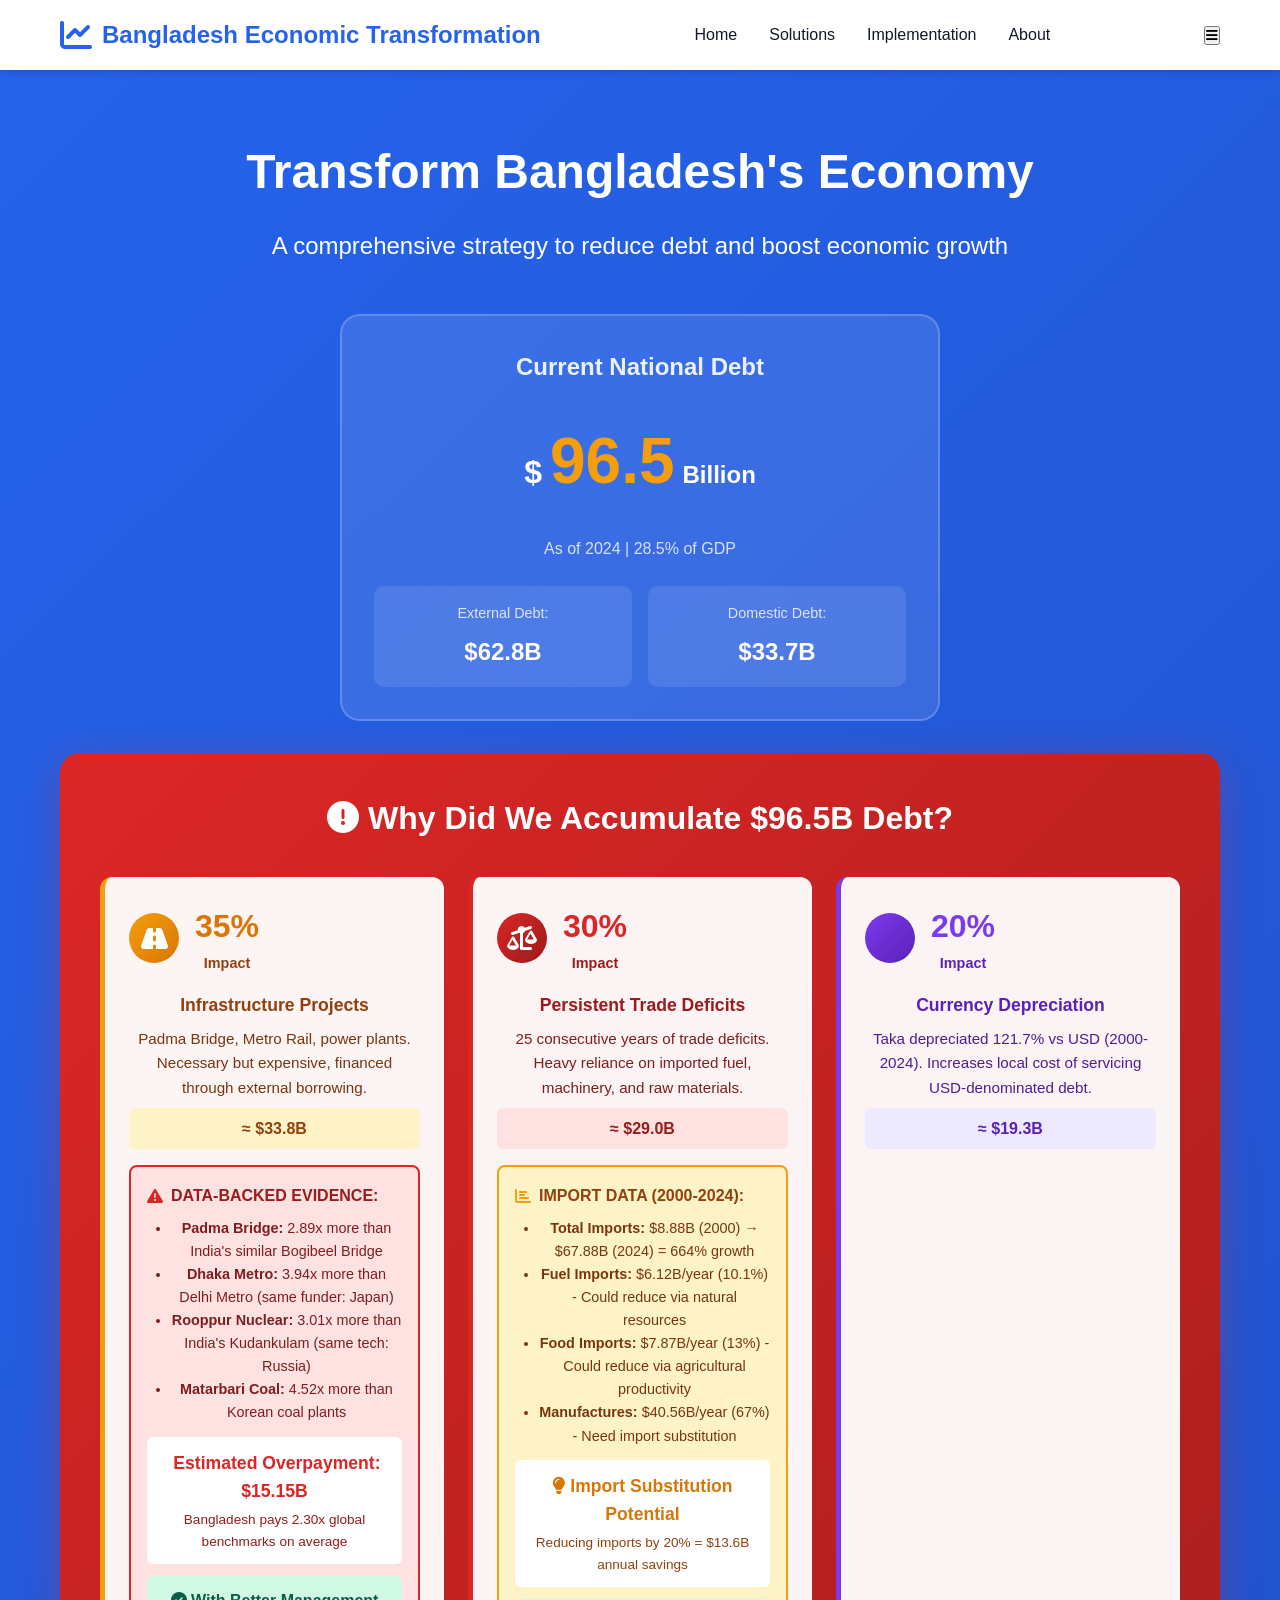
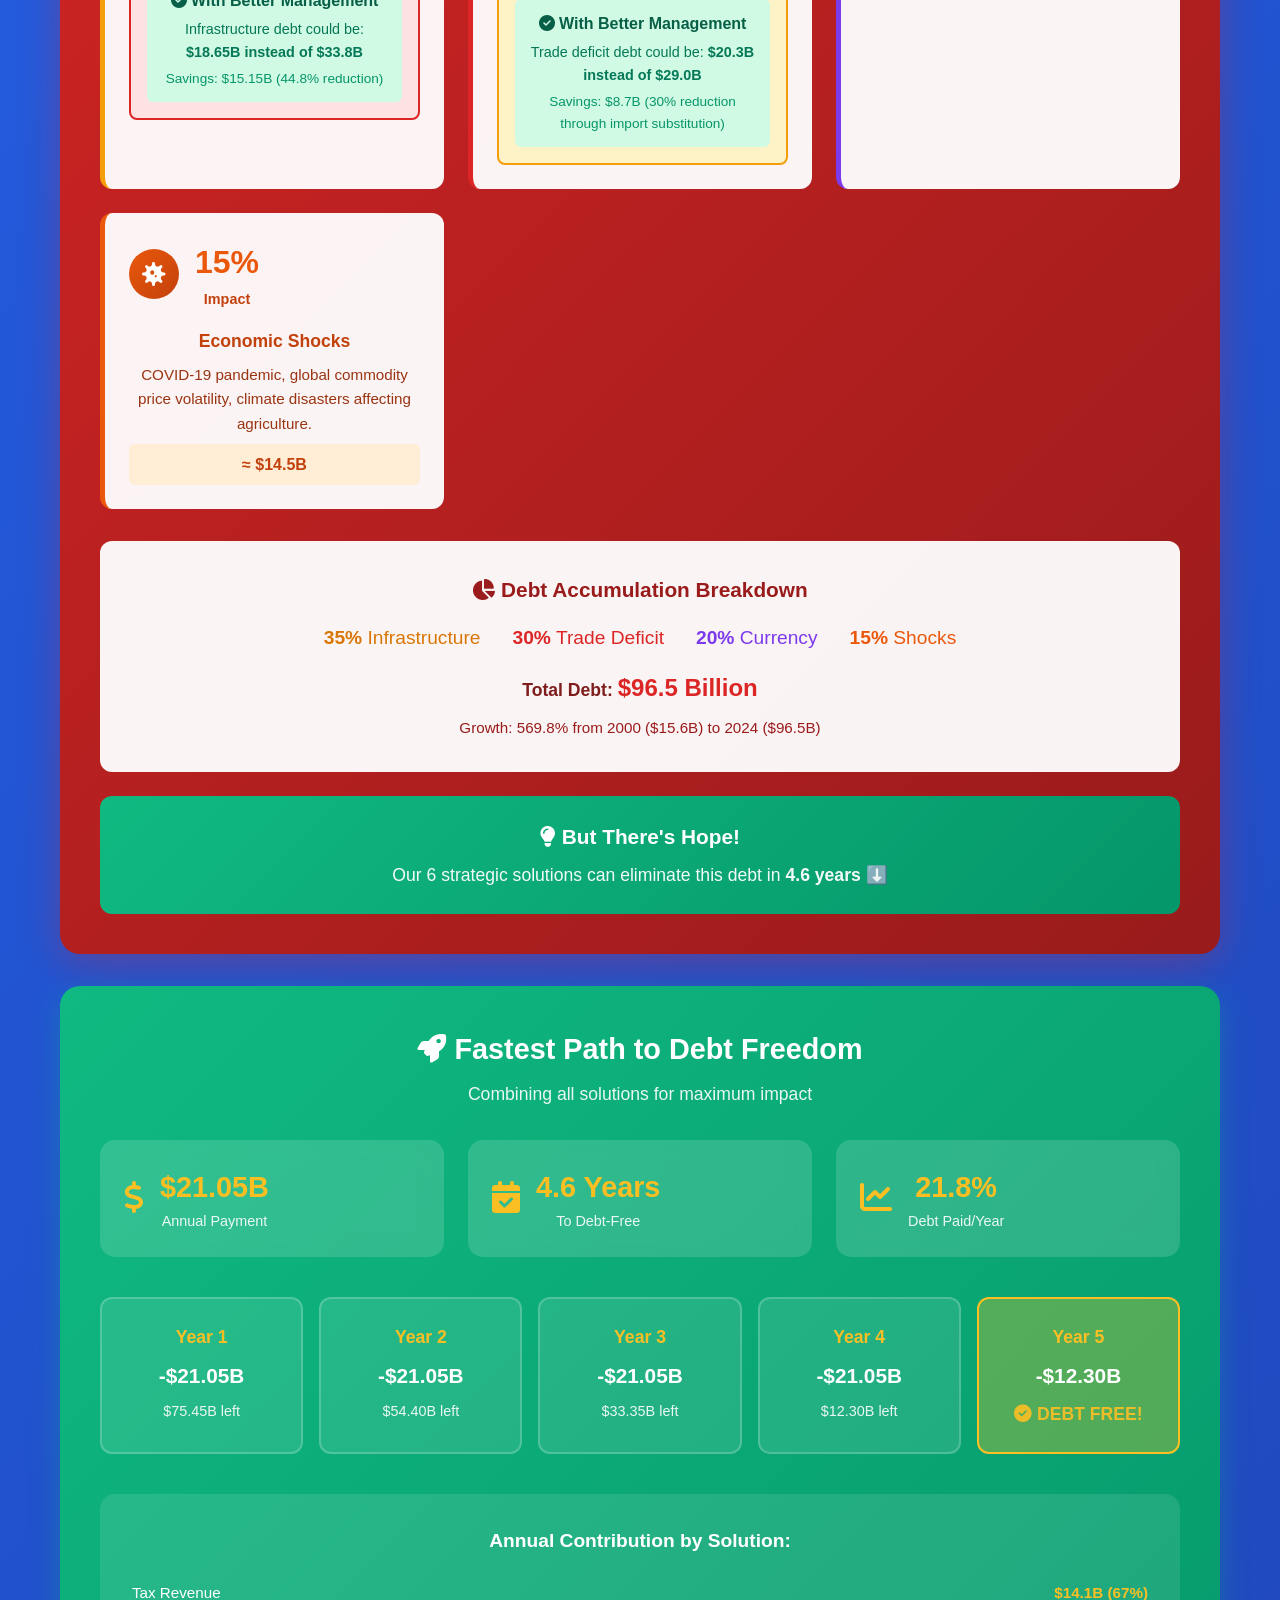
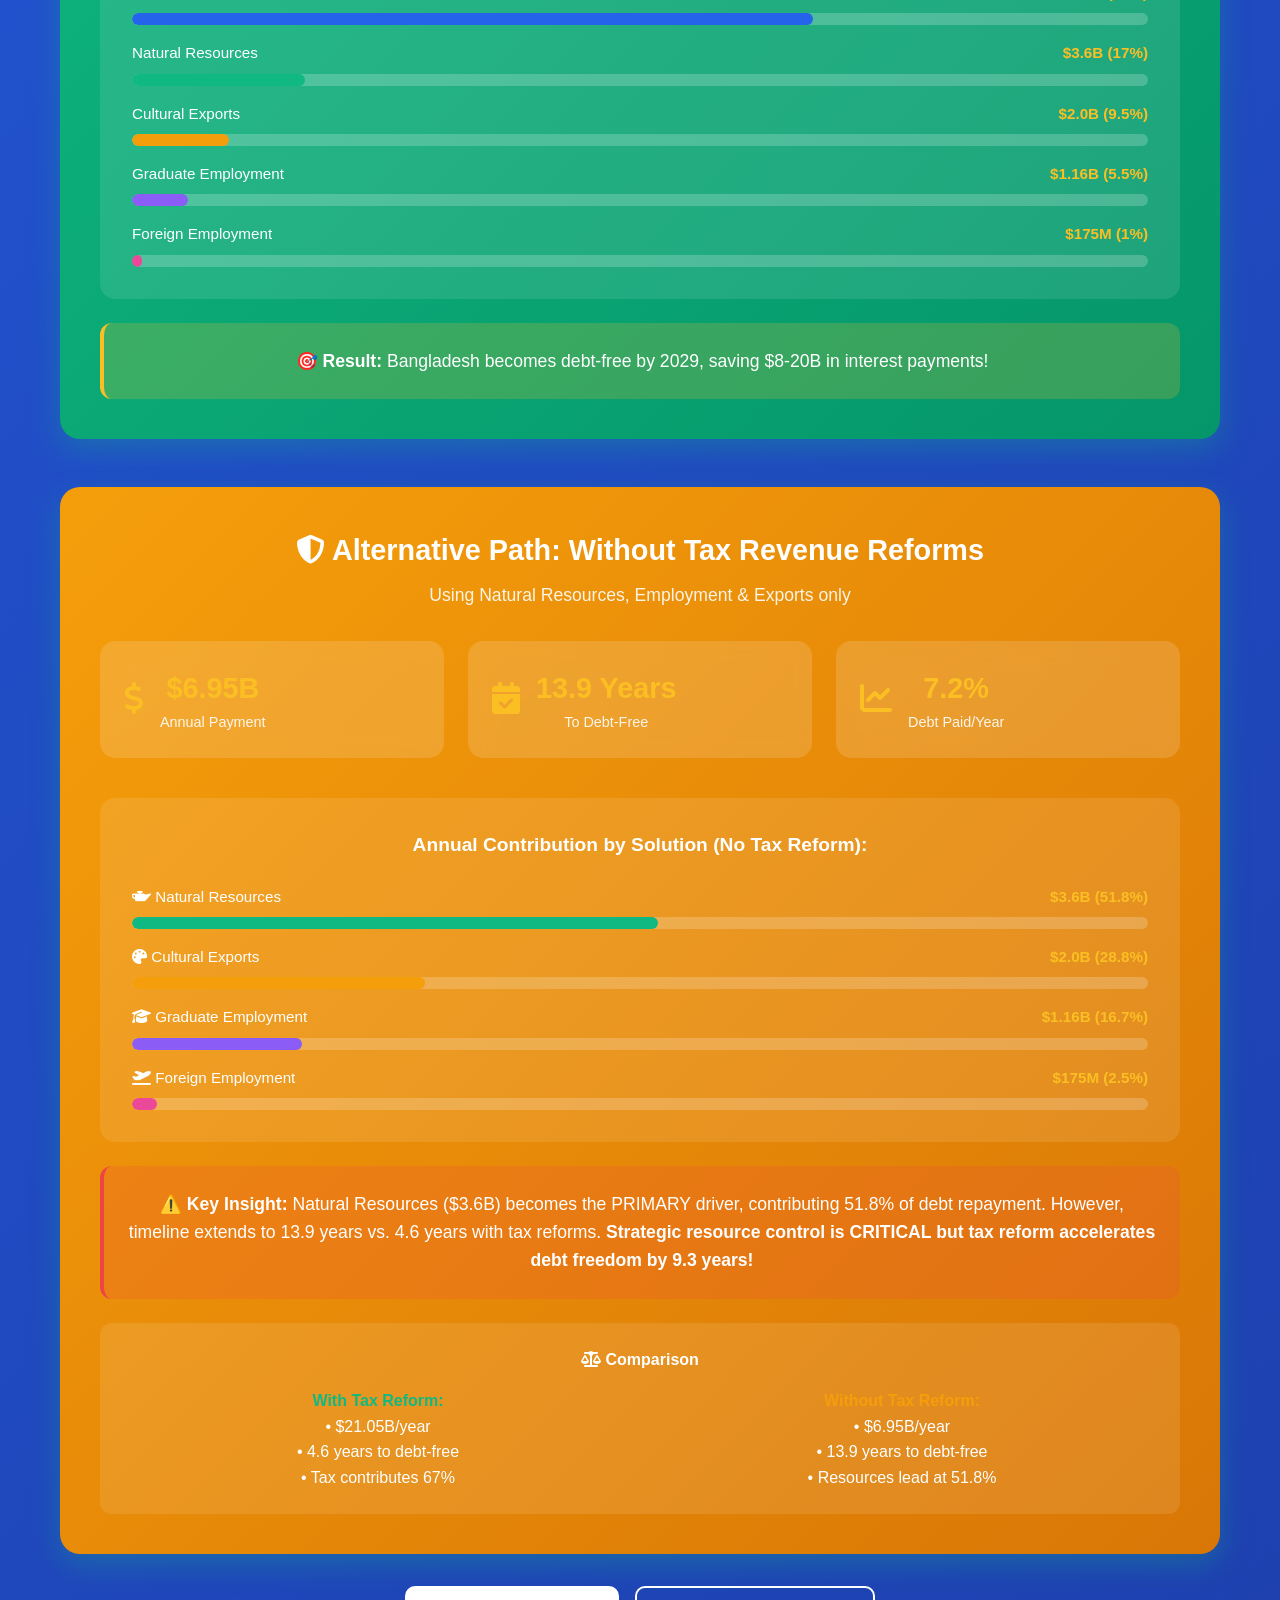
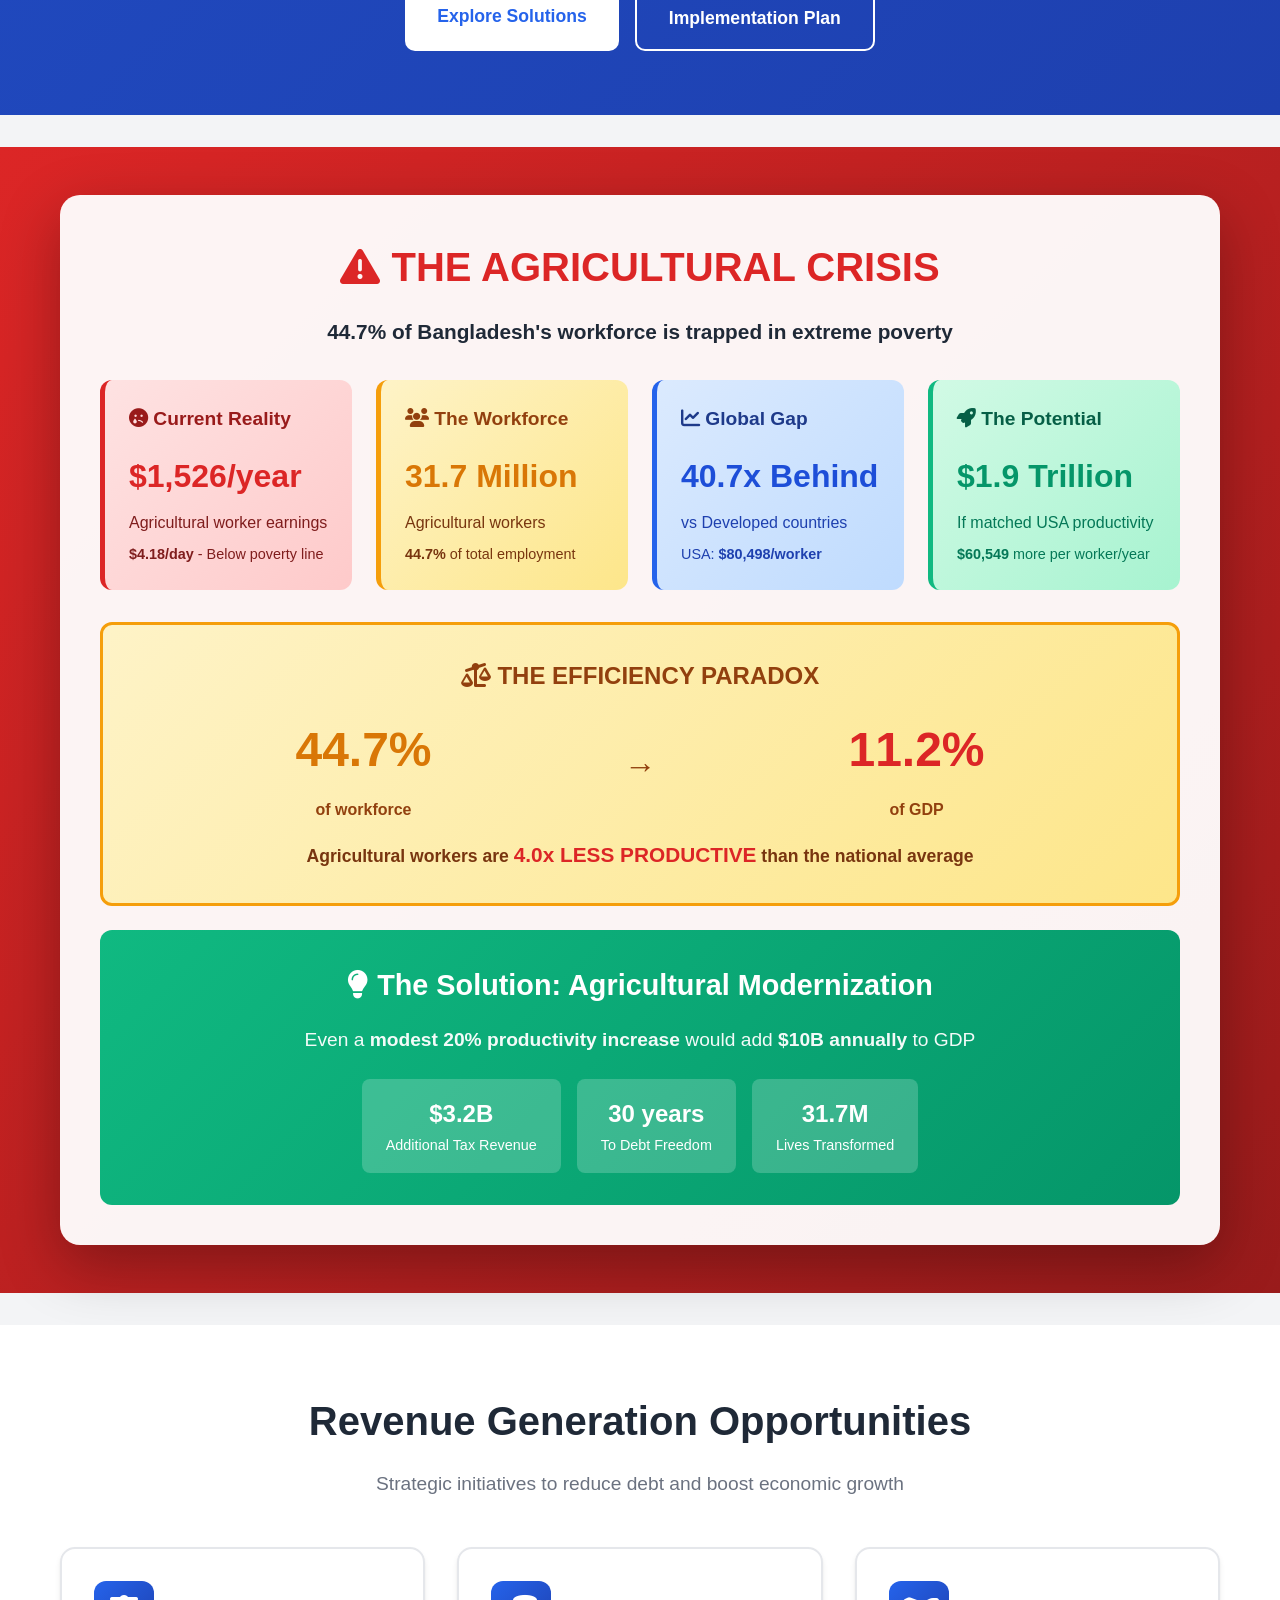
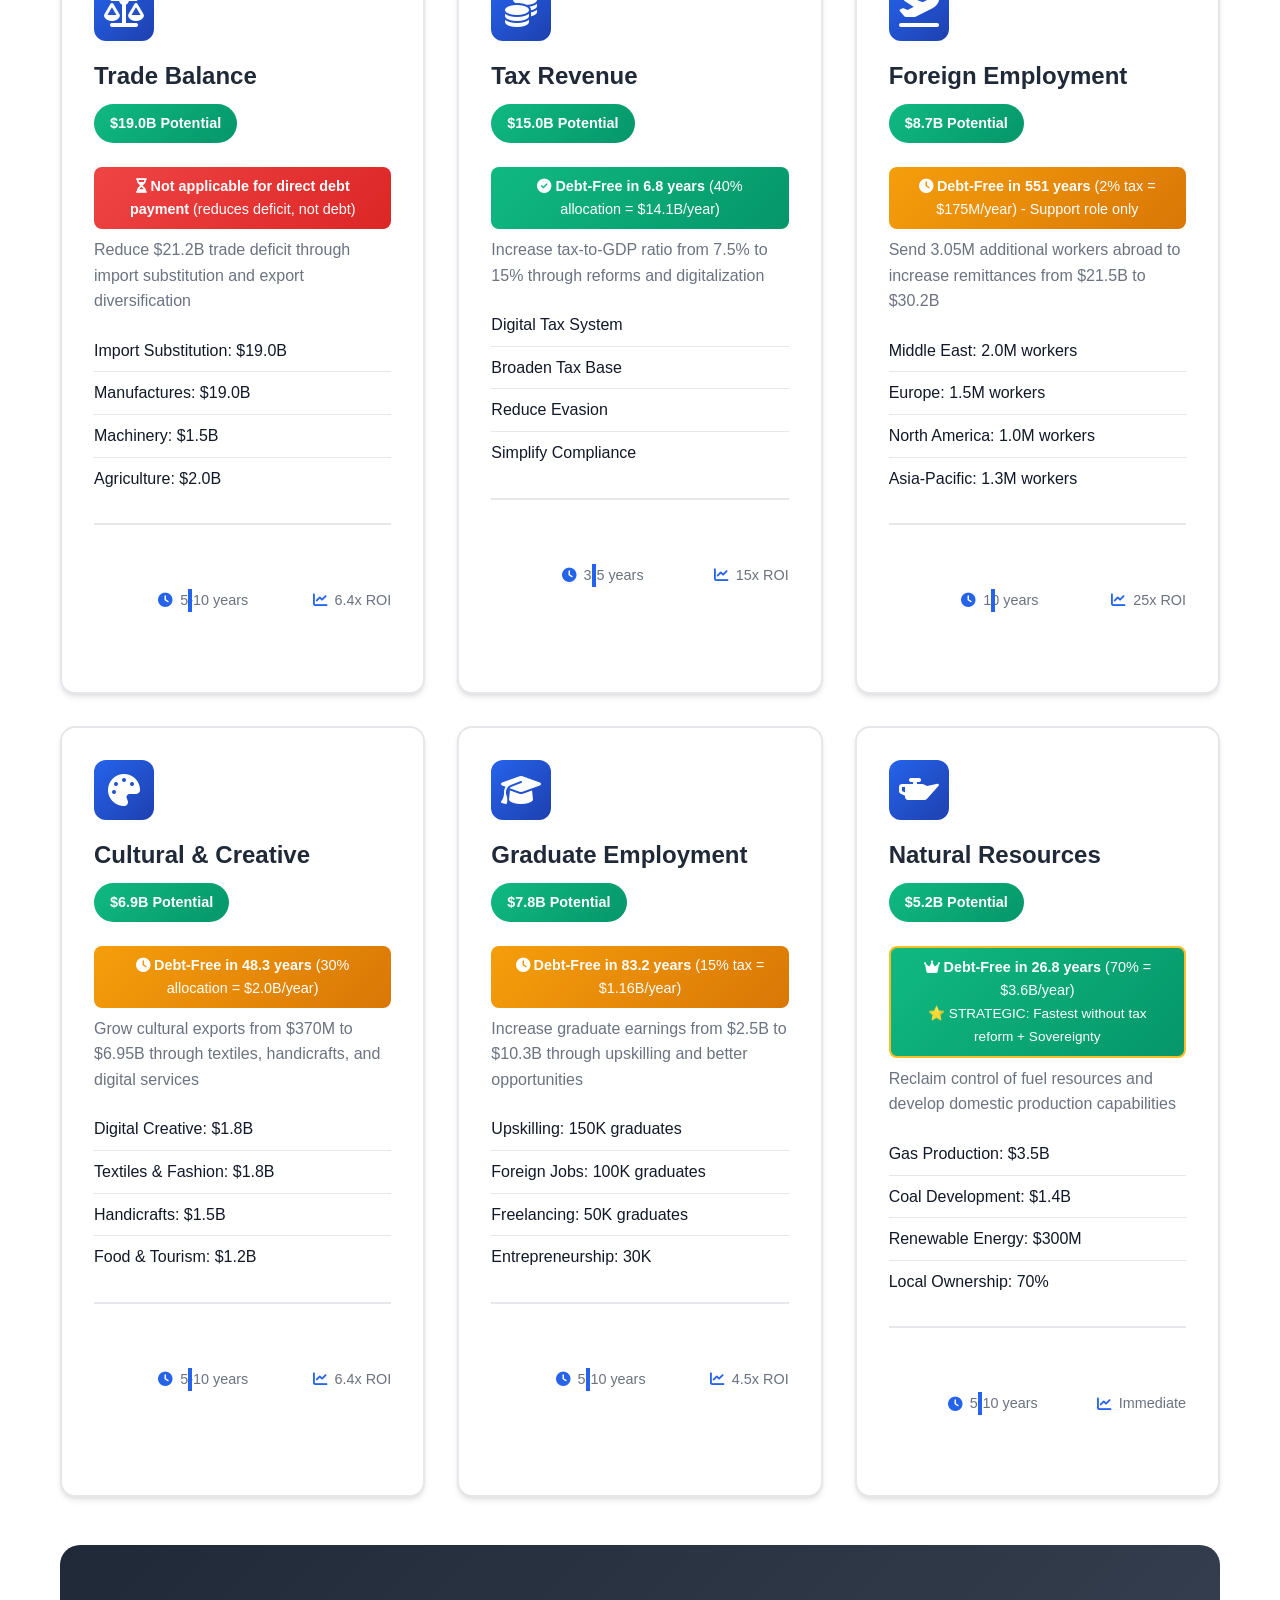
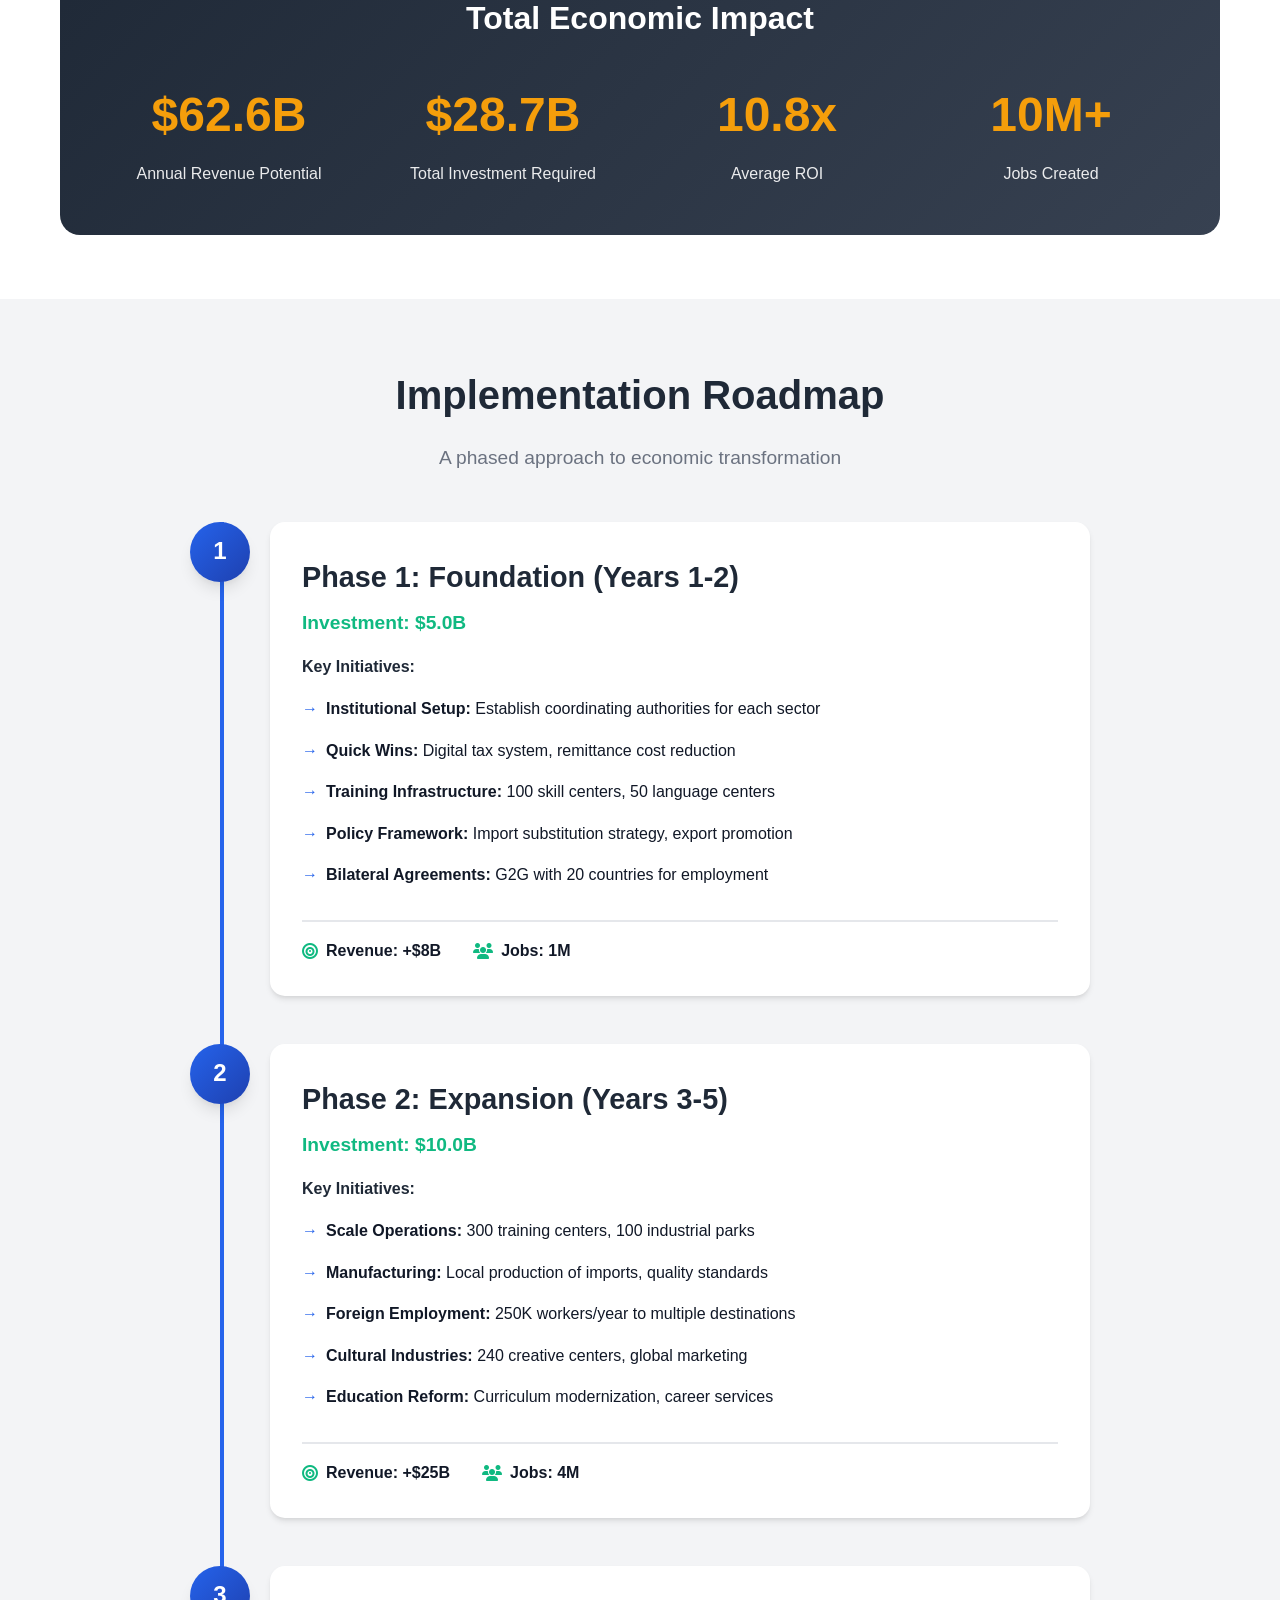
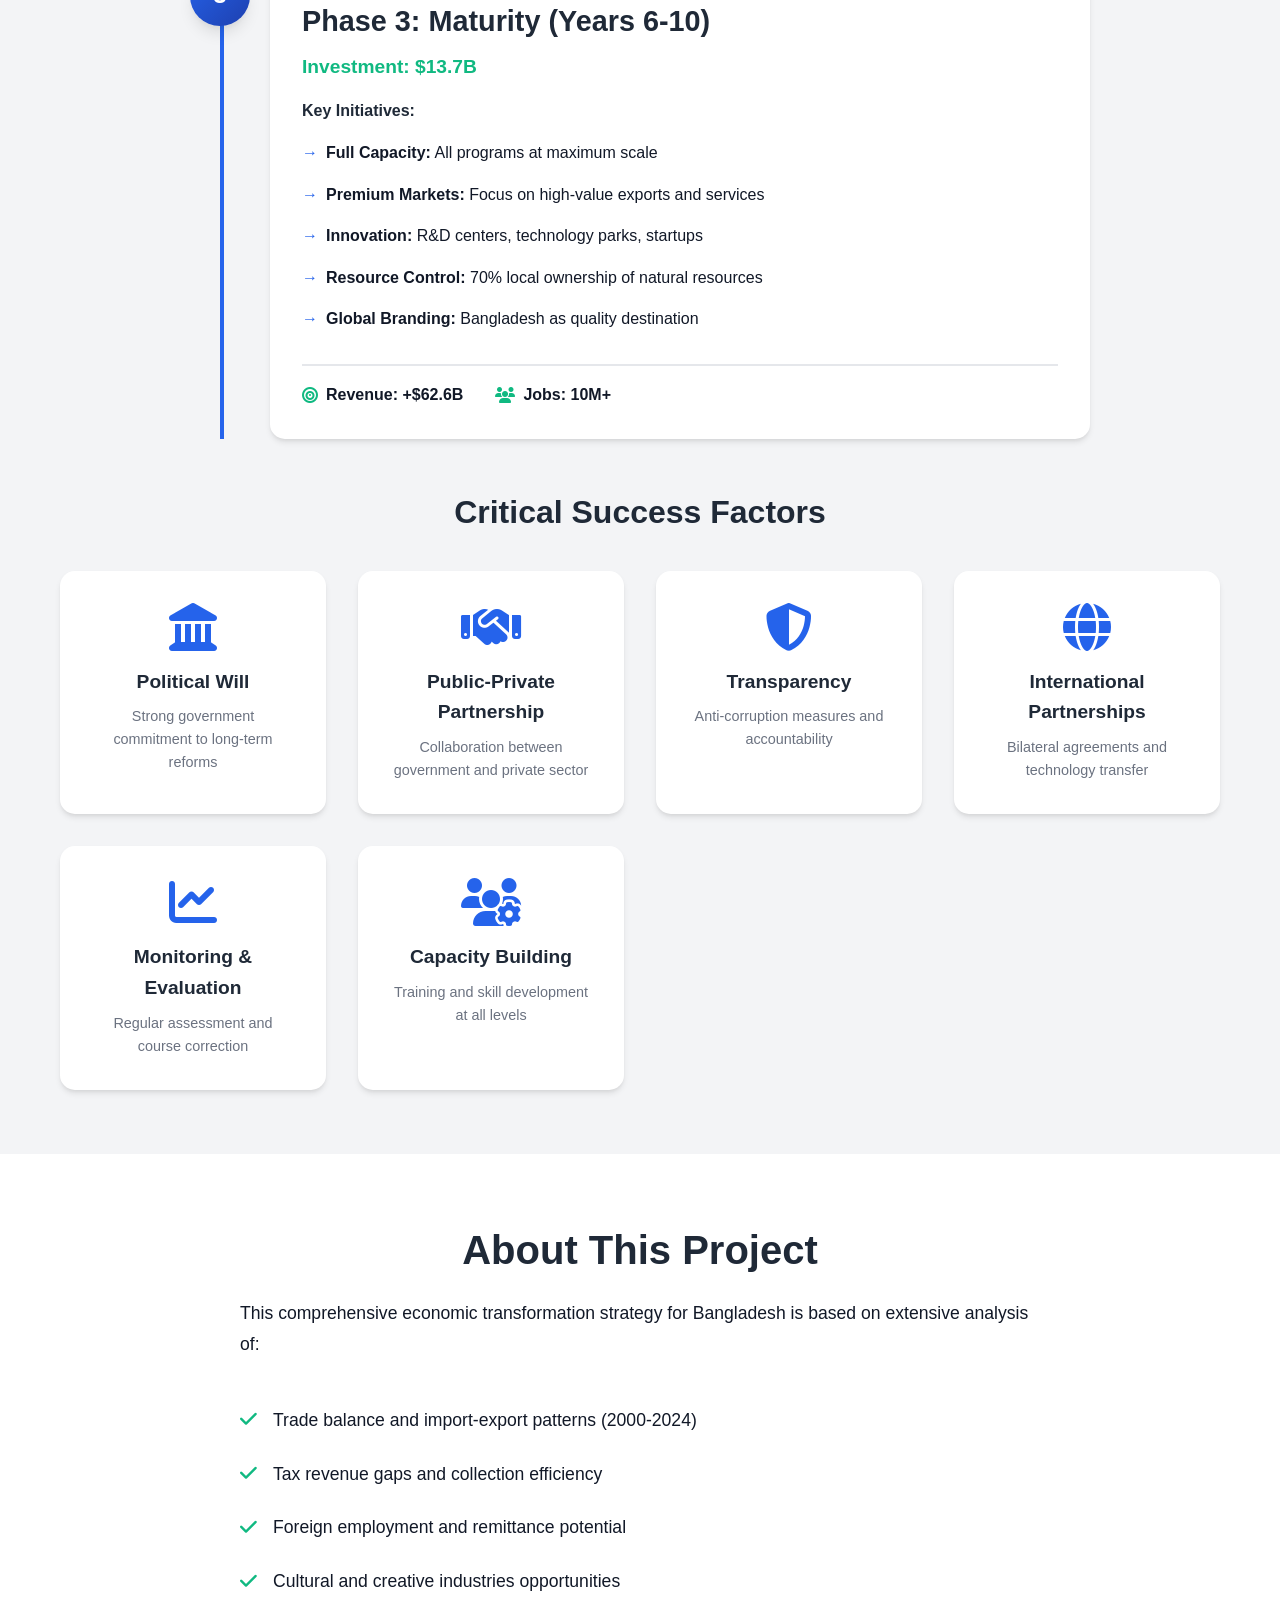
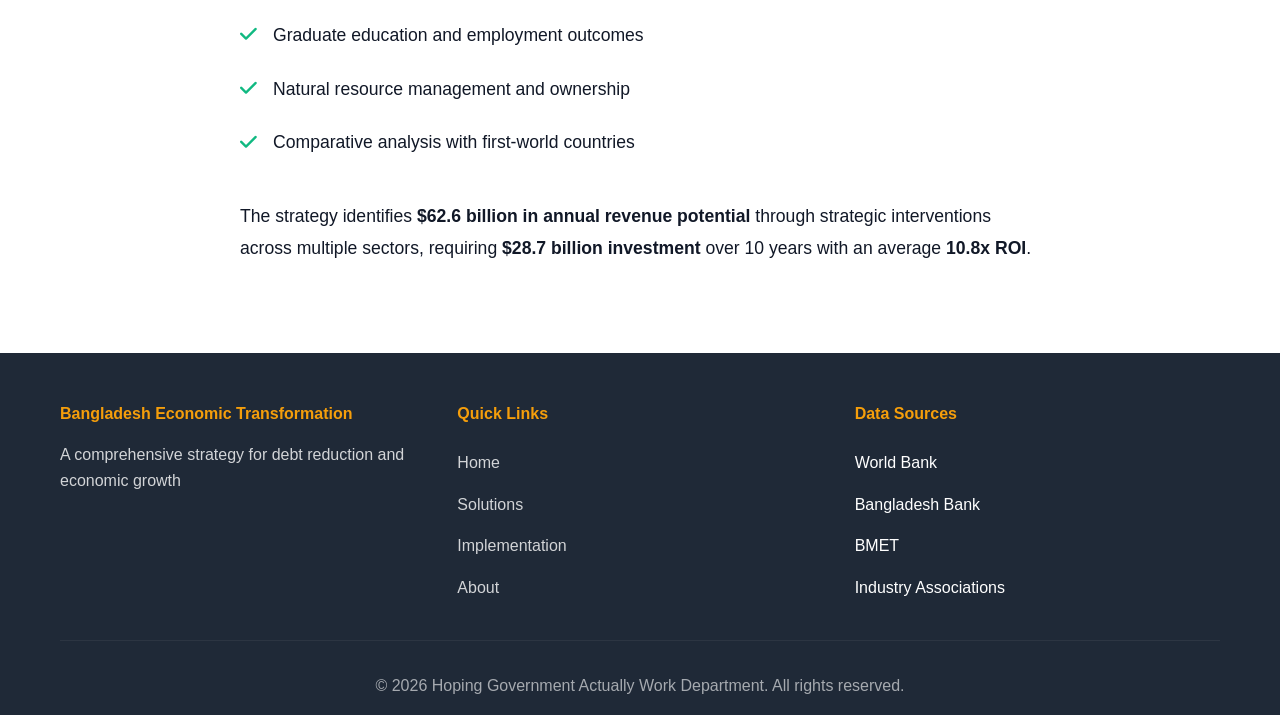
<file: website/index.html>
<!DOCTYPE html>
<html lang="en">
<head>
    <meta charset="UTF-8">
    <meta name="viewport" content="width=device-width, initial-scale=1.0">
    <title>Bangladesh Economic Transformation - Debt Reduction Strategy</title>
    <link rel="stylesheet" href="styles.css">
    <link rel="stylesheet" href="https://cdnjs.cloudflare.com/ajax/libs/font-awesome/6.4.0/css/all.min.css">
</head>
<body>
    <!-- Header -->
    <header>
        <nav class="navbar">
            <div class="container">
                <div class="logo">
                    <i class="fas fa-chart-line"></i>
                    <span>Bangladesh Economic Transformation</span>
                </div>
                <ul class="nav-links">
                    <li><a href="#home">Home</a></li>
                    <li><a href="#solutions">Solutions</a></li>
                    <li><a href="#implementation">Implementation</a></li>
                    <li><a href="#about">About</a></li>
                </ul>
            </div>
        </nav>
    </header>

    <!-- Hero Section -->
    <section id="home" class="hero">
        <div class="container">
            <div class="hero-content">
                <h1>Transform Bangladesh's Economy</h1>
                <p class="subtitle">A comprehensive strategy to reduce debt and boost economic growth</p>
                
                <!-- Current Debt Display -->
                <div class="debt-display">
                    <div class="debt-card">
                        <h2>Current National Debt</h2>
                        <div class="debt-amount">
                            <span class="currency">$</span>
                            <span id="debt-value">96.5</span>
                            <span class="unit">Billion</span>
                        </div>
                        <p class="debt-info">As of 2024 | 28.5% of GDP</p>
                        <div class="debt-breakdown">
                            <div class="breakdown-item">
                                <span class="label">External Debt:</span>
                                <span class="value">$62.8B</span>
                            </div>
                            <div class="breakdown-item">
                                <span class="label">Domestic Debt:</span>
                                <span class="value">$33.7B</span>
                            </div>
                        </div>
                    </div>
                    
                    <!-- Root Causes of Debt -->
                    <div style="background: linear-gradient(135deg, #dc2626 0%, #991b1b 100%); padding: 2.5rem; border-radius: 20px; margin-top: 2rem; box-shadow: 0 10px 40px rgba(220, 38, 38, 0.3);">
                        <h3 style="color: white; text-align: center; font-size: 2rem; margin-bottom: 2rem;">
                            <i class="fas fa-exclamation-circle"></i> Why Did We Accumulate $96.5B Debt?
                        </h3>
                        
                        <div style="display: grid; grid-template-columns: repeat(auto-fit, minmax(280px, 1fr)); gap: 1.5rem; margin-bottom: 2rem;">
                            <!-- Cause 1: Infrastructure Projects -->
                            <div style="background: rgba(255, 255, 255, 0.95); padding: 1.5rem; border-radius: 12px; border-left: 5px solid #f59e0b;">
                                <div style="display: flex; align-items: center; margin-bottom: 1rem;">
                                    <div style="background: linear-gradient(135deg, #f59e0b 0%, #d97706 100%); width: 50px; height: 50px; border-radius: 50%; display: flex; align-items: center; justify-content: center; margin-right: 1rem;">
                                        <i class="fas fa-road" style="color: white; font-size: 1.5rem;"></i>
                                    </div>
                                    <div>
                                        <div style="font-size: 2rem; font-weight: bold; color: #d97706;">35%</div>
                                        <div style="font-size: 0.9rem; color: #92400e; font-weight: 600;">Impact</div>
                                    </div>
                                </div>
                                <h4 style="color: #92400e; margin-bottom: 0.5rem; font-size: 1.1rem;">Infrastructure Projects</h4>
                                <p style="color: #78350f; margin: 0; font-size: 0.95rem;">
                                    Padma Bridge, Metro Rail, power plants. Necessary but expensive, financed through external borrowing.
                                </p>
                                <div style="margin-top: 0.5rem; padding: 0.5rem; background: #fef3c7; border-radius: 6px;">
                                    <strong style="color: #92400e;">≈ $33.8B</strong>
                                </div>
                                
                                <!-- Evidence of Overpayment -->
                                <div style="margin-top: 1rem; padding: 1rem; background: #fee2e2; border-radius: 8px; border: 2px solid #dc2626;">
                                    <div style="display: flex; align-items: center; margin-bottom: 0.5rem;">
                                        <i class="fas fa-exclamation-triangle" style="color: #dc2626; margin-right: 0.5rem;"></i>
                                        <strong style="color: #991b1b; font-size: 1rem;">DATA-BACKED EVIDENCE:</strong>
                                    </div>
                                    <ul style="margin: 0.5rem 0; padding-left: 1.5rem; color: #7f1d1d; font-size: 0.9rem;">
                                        <li><strong>Padma Bridge:</strong> 2.89x more than India's similar Bogibeel Bridge</li>
                                        <li><strong>Dhaka Metro:</strong> 3.94x more than Delhi Metro (same funder: Japan)</li>
                                        <li><strong>Rooppur Nuclear:</strong> 3.01x more than India's Kudankulam (same tech: Russia)</li>
                                        <li><strong>Matarbari Coal:</strong> 4.52x more than Korean coal plants</li>
                                    </ul>
                                    <div style="margin-top: 0.75rem; padding: 0.75rem; background: white; border-radius: 6px; text-align: center;">
                                        <div style="color: #dc2626; font-size: 1.1rem; font-weight: bold;">
                                            <i class="fas fa-chart-line-down"></i> Estimated Overpayment: $15.15B
                                        </div>
                                        <div style="color: #991b1b; font-size: 0.85rem; margin-top: 0.25rem;">
                                            Bangladesh pays 2.30x global benchmarks on average
                                        </div>
                                    </div>
                                    <div style="margin-top: 0.75rem; padding: 0.75rem; background: #d1fae5; border-radius: 6px; text-align: center;">
                                        <div style="color: #065f46; font-size: 1rem; font-weight: bold;">
                                            <i class="fas fa-check-circle"></i> With Better Management
                                        </div>
                                        <div style="color: #047857; font-size: 0.9rem; margin-top: 0.25rem;">
                                            Infrastructure debt could be: <strong>$18.65B instead of $33.8B</strong>
                                        </div>
                                        <div style="color: #059669; font-size: 0.85rem; margin-top: 0.25rem;">
                                            Savings: $15.15B (44.8% reduction)
                                        </div>
                                    </div>
                                </div>
                            </div>

                            <!-- Cause 2: Trade Deficits -->
                            <div style="background: rgba(255, 255, 255, 0.95); padding: 1.5rem; border-radius: 12px; border-left: 5px solid #dc2626;">
                                <div style="display: flex; align-items: center; margin-bottom: 1rem;">
                                    <div style="background: linear-gradient(135deg, #dc2626 0%, #991b1b 100%); width: 50px; height: 50px; border-radius: 50%; display: flex; align-items: center; justify-content: center; margin-right: 1rem;">
                                        <i class="fas fa-balance-scale-left" style="color: white; font-size: 1.5rem;"></i>
                                    </div>
                                    <div>
                                        <div style="font-size: 2rem; font-weight: bold; color: #dc2626;">30%</div>
                                        <div style="font-size: 0.9rem; color: #991b1b; font-weight: 600;">Impact</div>
                                    </div>
                                </div>
                                <h4 style="color: #991b1b; margin-bottom: 0.5rem; font-size: 1.1rem;">Persistent Trade Deficits</h4>
                                <p style="color: #7f1d1d; margin: 0; font-size: 0.95rem;">
                                    25 consecutive years of trade deficits. Heavy reliance on imported fuel, machinery, and raw materials.
                                </p>
                                <div style="margin-top: 0.5rem; padding: 0.5rem; background: #fee2e2; border-radius: 6px;">
                                    <strong style="color: #991b1b;">≈ $29.0B</strong>
                                </div>
                                
                                <!-- Import Analysis Evidence -->
                                <div style="margin-top: 1rem; padding: 1rem; background: #fef3c7; border-radius: 8px; border: 2px solid #f59e0b;">
                                    <div style="display: flex; align-items: center; margin-bottom: 0.5rem;">
                                        <i class="fas fa-chart-bar" style="color: #f59e0b; margin-right: 0.5rem;"></i>
                                        <strong style="color: #92400e; font-size: 1rem;">IMPORT DATA (2000-2024):</strong>
                                    </div>
                                    <ul style="margin: 0.5rem 0; padding-left: 1.5rem; color: #78350f; font-size: 0.9rem;">
                                        <li><strong>Total Imports:</strong> $8.88B (2000) → $67.88B (2024) = 664% growth</li>
                                        <li><strong>Fuel Imports:</strong> $6.12B/year (10.1%) - Could reduce via natural resources</li>
                                        <li><strong>Food Imports:</strong> $7.87B/year (13%) - Could reduce via agricultural productivity</li>
                                        <li><strong>Manufactures:</strong> $40.56B/year (67%) - Need import substitution</li>
                                    </ul>
                                    <div style="margin-top: 0.75rem; padding: 0.75rem; background: white; border-radius: 6px; text-align: center;">
                                        <div style="color: #d97706; font-size: 1.1rem; font-weight: bold;">
                                            <i class="fas fa-lightbulb"></i> Import Substitution Potential
                                        </div>
                                        <div style="color: #92400e; font-size: 0.85rem; margin-top: 0.25rem;">
                                            Reducing imports by 20% = $13.6B annual savings
                                        </div>
                                    </div>
                                    <div style="margin-top: 0.75rem; padding: 0.75rem; background: #d1fae5; border-radius: 6px; text-align: center;">
                                        <div style="color: #065f46; font-size: 1rem; font-weight: bold;">
                                            <i class="fas fa-check-circle"></i> With Better Management
                                        </div>
                                        <div style="color: #047857; font-size: 0.9rem; margin-top: 0.25rem;">
                                            Trade deficit debt could be: <strong>$20.3B instead of $29.0B</strong>
                                        </div>
                                        <div style="color: #059669; font-size: 0.85rem; margin-top: 0.25rem;">
                                            Savings: $8.7B (30% reduction through import substitution)
                                        </div>
                                    </div>
                                </div>
                            </div>

                            <!-- Cause 3: Currency Depreciation -->
                            <div style="background: rgba(255, 255, 255, 0.95); padding: 1.5rem; border-radius: 12px; border-left: 5px solid #7c3aed;">
                                <div style="display: flex; align-items: center; margin-bottom: 1rem;">
                                    <div style="background: linear-gradient(135deg, #7c3aed 0%, #5b21b6 100%); width: 50px; height: 50px; border-radius: 50%; display: flex; align-items: center; justify-content: center; margin-right: 1rem;">
                                        <i class="fas fa-chart-line-down" style="color: white; font-size: 1.5rem;"></i>
                                    </div>
                                    <div>
                                        <div style="font-size: 2rem; font-weight: bold; color: #7c3aed;">20%</div>
                                        <div style="font-size: 0.9rem; color: #5b21b6; font-weight: 600;">Impact</div>
                                    </div>
                                </div>
                                <h4 style="color: #5b21b6; margin-bottom: 0.5rem; font-size: 1.1rem;">Currency Depreciation</h4>
                                <p style="color: #4c1d95; margin: 0; font-size: 0.95rem;">
                                    Taka depreciated 121.7% vs USD (2000-2024). Increases local cost of servicing USD-denominated debt.
                                </p>
                                <div style="margin-top: 0.5rem; padding: 0.5rem; background: #ede9fe; border-radius: 6px;">
                                    <strong style="color: #5b21b6;">≈ $19.3B</strong>
                                </div>
                            </div>

                            <!-- Cause 4: Economic Shocks -->
                            <div style="background: rgba(255, 255, 255, 0.95); padding: 1.5rem; border-radius: 12px; border-left: 5px solid #ea580c;">
                                <div style="display: flex; align-items: center; margin-bottom: 1rem;">
                                    <div style="background: linear-gradient(135deg, #ea580c 0%, #c2410c 100%); width: 50px; height: 50px; border-radius: 50%; display: flex; align-items: center; justify-content: center; margin-right: 1rem;">
                                        <i class="fas fa-virus" style="color: white; font-size: 1.5rem;"></i>
                                    </div>
                                    <div>
                                        <div style="font-size: 2rem; font-weight: bold; color: #ea580c;">15%</div>
                                        <div style="font-size: 0.9rem; color: #c2410c; font-weight: 600;">Impact</div>
                                    </div>
                                </div>
                                <h4 style="color: #c2410c; margin-bottom: 0.5rem; font-size: 1.1rem;">Economic Shocks</h4>
                                <p style="color: #9a3412; margin: 0; font-size: 0.95rem;">
                                    COVID-19 pandemic, global commodity price volatility, climate disasters affecting agriculture.
                                </p>
                                <div style="margin-top: 0.5rem; padding: 0.5rem; background: #ffedd5; border-radius: 6px;">
                                    <strong style="color: #c2410c;">≈ $14.5B</strong>
                                </div>
                            </div>
                        </div>

                        <!-- Summary Box -->
                        <div style="background: rgba(255, 255, 255, 0.95); padding: 2rem; border-radius: 12px; text-align: center;">
                            <h4 style="color: #991b1b; margin-bottom: 1rem; font-size: 1.3rem;">
                                <i class="fas fa-chart-pie"></i> Debt Accumulation Breakdown
                            </h4>
                            <div style="display: flex; justify-content: center; gap: 2rem; flex-wrap: wrap; margin-bottom: 1rem;">
                                <div>
                                    <div style="font-size: 1.2rem; color: #d97706;"><strong>35%</strong> Infrastructure</div>
                                </div>
                                <div>
                                    <div style="font-size: 1.2rem; color: #dc2626;"><strong>30%</strong> Trade Deficit</div>
                                </div>
                                <div>
                                    <div style="font-size: 1.2rem; color: #7c3aed;"><strong>20%</strong> Currency</div>
                                </div>
                                <div>
                                    <div style="font-size: 1.2rem; color: #ea580c;"><strong>15%</strong> Shocks</div>
                                </div>
                            </div>
                            <p style="color: #7f1d1d; margin: 1rem 0 0 0; font-size: 1.1rem; font-weight: 600;">
                                Total Debt: <span style="color: #dc2626; font-size: 1.5rem;">$96.5 Billion</span>
                            </p>
                            <p style="color: #991b1b; margin: 0.5rem 0 0 0; font-size: 0.95rem;">
                                Growth: 569.8% from 2000 ($15.6B) to 2024 ($96.5B)
                            </p>
                        </div>

                        <!-- The Solution Teaser -->
                        <div style="background: linear-gradient(135deg, #10b981 0%, #059669 100%); padding: 1.5rem; border-radius: 12px; margin-top: 1.5rem; text-align: center; color: white;">
                            <h4 style="font-size: 1.3rem; margin-bottom: 0.5rem;">
                                <i class="fas fa-lightbulb"></i> But There's Hope!
                            </h4>
                            <p style="margin: 0; font-size: 1.1rem; opacity: 0.95;">
                                Our 6 strategic solutions can eliminate this debt in <strong>4.6 years</strong> ⬇️
                            </p>
                        </div>
                    </div>
                    
                    <!-- Debt Repayment Timeline -->
                    <div class="debt-repayment-timeline">
                        <h3><i class="fas fa-rocket"></i> Fastest Path to Debt Freedom</h3>
                        <p class="timeline-subtitle">Combining all solutions for maximum impact</p>
                        
                        <div class="repayment-stats">
                            <div class="repayment-stat">
                                <div class="stat-icon"><i class="fas fa-dollar-sign"></i></div>
                                <div class="stat-content">
                                    <div class="stat-value">$21.05B</div>
                                    <div class="stat-label">Annual Payment</div>
                                </div>
                            </div>
                            <div class="repayment-stat">
                                <div class="stat-icon"><i class="fas fa-calendar-check"></i></div>
                                <div class="stat-content">
                                    <div class="stat-value">4.6 Years</div>
                                    <div class="stat-label">To Debt-Free</div>
                                </div>
                            </div>
                            <div class="repayment-stat">
                                <div class="stat-icon"><i class="fas fa-chart-line"></i></div>
                                <div class="stat-content">
                                    <div class="stat-value">21.8%</div>
                                    <div class="stat-label">Debt Paid/Year</div>
                                </div>
                            </div>
                        </div>

                        <div class="timeline-progress">
                            <div class="timeline-year">
                                <div class="year-marker">Year 1</div>
                                <div class="year-amount">-$21.05B</div>
                                <div class="year-remaining">$75.45B left</div>
                            </div>
                            <div class="timeline-year">
                                <div class="year-marker">Year 2</div>
                                <div class="year-amount">-$21.05B</div>
                                <div class="year-remaining">$54.40B left</div>
                            </div>
                            <div class="timeline-year">
                                <div class="year-marker">Year 3</div>
                                <div class="year-amount">-$21.05B</div>
                                <div class="year-remaining">$33.35B left</div>
                            </div>
                            <div class="timeline-year">
                                <div class="year-marker">Year 4</div>
                                <div class="year-amount">-$21.05B</div>
                                <div class="year-remaining">$12.30B left</div>
                            </div>
                            <div class="timeline-year debt-free">
                                <div class="year-marker">Year 5</div>
                                <div class="year-amount">-$12.30B</div>
                                <div class="year-remaining"><i class="fas fa-check-circle"></i> DEBT FREE!</div>
                            </div>
                        </div>

                        <div class="solution-contributions">
                            <h4>Annual Contribution by Solution:</h4>
                            <div class="contribution-bars">
                                <div class="contribution-bar">
                                    <div class="bar-label">
                                        <span>Tax Revenue</span>
                                        <span class="bar-value">$14.1B (67%)</span>
                                    </div>
                                    <div class="bar-track">
                                        <div class="bar-fill" style="width: 67%; background: #2563eb;"></div>
                                    </div>
                                </div>
                                <div class="contribution-bar">
                                    <div class="bar-label">
                                        <span>Natural Resources</span>
                                        <span class="bar-value">$3.6B (17%)</span>
                                    </div>
                                    <div class="bar-track">
                                        <div class="bar-fill" style="width: 17%; background: #10b981;"></div>
                                    </div>
                                </div>
                                <div class="contribution-bar">
                                    <div class="bar-label">
                                        <span>Cultural Exports</span>
                                        <span class="bar-value">$2.0B (9.5%)</span>
                                    </div>
                                    <div class="bar-track">
                                        <div class="bar-fill" style="width: 9.5%; background: #f59e0b;"></div>
                                    </div>
                                </div>
                                <div class="contribution-bar">
                                    <div class="bar-label">
                                        <span>Graduate Employment</span>
                                        <span class="bar-value">$1.16B (5.5%)</span>
                                    </div>
                                    <div class="bar-track">
                                        <div class="bar-fill" style="width: 5.5%; background: #8b5cf6;"></div>
                                    </div>
                                </div>
                                <div class="contribution-bar">
                                    <div class="bar-label">
                                        <span>Foreign Employment</span>
                                        <span class="bar-value">$175M (1%)</span>
                                    </div>
                                    <div class="bar-track">
                                        <div class="bar-fill" style="width: 1%; background: #ec4899;"></div>
                                    </div>
                                </div>
                            </div>
                        </div>

                        <div class="timeline-cta">
                            <p><strong>🎯 Result:</strong> Bangladesh becomes debt-free by 2029, saving $8-20B in interest payments!</p>
                        </div>
                    </div>
                </div>


                    <!-- Alternative Path: Without Tax Revenue -->
                    <div class="debt-repayment-timeline" style="background: linear-gradient(135deg, #f59e0b 0%, #d97706 100%); margin-top: 1.5rem;">
                        <h3><i class="fas fa-shield-alt"></i> Alternative Path: Without Tax Revenue Reforms</h3>
                        <p class="timeline-subtitle">Using Natural Resources, Employment & Exports only</p>
                        
                        <div class="repayment-stats">
                            <div class="repayment-stat">
                                <div class="stat-icon"><i class="fas fa-dollar-sign"></i></div>
                                <div class="stat-content">
                                    <div class="stat-value">$6.95B</div>
                                    <div class="stat-label">Annual Payment</div>
                                </div>
                            </div>
                            <div class="repayment-stat">
                                <div class="stat-icon"><i class="fas fa-calendar-check"></i></div>
                                <div class="stat-content">
                                    <div class="stat-value">13.9 Years</div>
                                    <div class="stat-label">To Debt-Free</div>
                                </div>
                            </div>
                            <div class="repayment-stat">
                                <div class="stat-icon"><i class="fas fa-chart-line"></i></div>
                                <div class="stat-content">
                                    <div class="stat-value">7.2%</div>
                                    <div class="stat-label">Debt Paid/Year</div>
                                </div>
                            </div>
                        </div>

                        <div class="solution-contributions">
                            <h4>Annual Contribution by Solution (No Tax Reform):</h4>
                            <div class="contribution-bars">
                                <div class="contribution-bar">
                                    <div class="bar-label">
                                        <span><i class="fas fa-oil-can"></i> Natural Resources</span>
                                        <span class="bar-value">$3.6B (51.8%)</span>
                                    </div>
                                    <div class="bar-track">
                                        <div class="bar-fill" style="width: 51.8%; background: #10b981;"></div>
                                    </div>
                                </div>
                                <div class="contribution-bar">
                                    <div class="bar-label">
                                        <span><i class="fas fa-palette"></i> Cultural Exports</span>
                                        <span class="bar-value">$2.0B (28.8%)</span>
                                    </div>
                                    <div class="bar-track">
                                        <div class="bar-fill" style="width: 28.8%; background: #f59e0b;"></div>
                                    </div>
                                </div>
                                <div class="contribution-bar">
                                    <div class="bar-label">
                                        <span><i class="fas fa-graduation-cap"></i> Graduate Employment</span>
                                        <span class="bar-value">$1.16B (16.7%)</span>
                                    </div>
                                    <div class="bar-track">
                                        <div class="bar-fill" style="width: 16.7%; background: #8b5cf6;"></div>
                                    </div>
                                </div>
                                <div class="contribution-bar">
                                    <div class="bar-label">
                                        <span><i class="fas fa-plane-departure"></i> Foreign Employment</span>
                                        <span class="bar-value">$175M (2.5%)</span>
                                    </div>
                                    <div class="bar-track">
                                        <div class="bar-fill" style="width: 2.5%; background: #ec4899;"></div>
                                    </div>
                                </div>
                            </div>
                        </div>

                        <div class="timeline-cta" style="background: rgba(239, 68, 68, 0.2); border-left-color: #ef4444;">
                            <p><strong>⚠️ Key Insight:</strong> Natural Resources ($3.6B) becomes the PRIMARY driver, contributing 51.8% of debt repayment. However, timeline extends to 13.9 years vs. 4.6 years with tax reforms. <strong>Strategic resource control is CRITICAL but tax reform accelerates debt freedom by 9.3 years!</strong></p>
                        </div>

                        <div style="background: rgba(255, 255, 255, 0.1); padding: 1.5rem; border-radius: 12px; margin-top: 1.5rem;">
                            <h4 style="margin-bottom: 1rem;"><i class="fas fa-balance-scale"></i> Comparison</h4>
                            <div style="display: grid; grid-template-columns: repeat(auto-fit, minmax(200px, 1fr)); gap: 1rem;">
                                <div>
                                    <strong style="color: #10b981;">With Tax Reform:</strong><br>
                                    • $21.05B/year<br>
                                    • 4.6 years to debt-free<br>
                                    • Tax contributes 67%
                                </div>
                                <div>
                                    <strong style="color: #f59e0b;">Without Tax Reform:</strong><br>
                                    • $6.95B/year<br>
                                    • 13.9 years to debt-free<br>
                                    • Resources lead at 51.8%
                                </div>
                            </div>
                        </div>
                    </div>
                <div class="cta-buttons">
                    <a href="#solutions" class="btn btn-primary">Explore Solutions</a>
                    <a href="#implementation" class="btn btn-secondary">Implementation Plan</a>
                </div>
            </div>
        </div>
    </section>

    <!-- Agricultural Crisis Alert -->
    <section style="background: linear-gradient(135deg, #dc2626 0%, #991b1b 100%); padding: 3rem 0; margin: 2rem 0;">
        <div class="container">
            <div style="background: rgba(255, 255, 255, 0.95); border-radius: 20px; padding: 2.5rem; box-shadow: 0 20px 60px rgba(0,0,0,0.3);">
                <div style="text-align: center; margin-bottom: 2rem;">
                    <h2 style="color: #dc2626; font-size: 2.5rem; margin-bottom: 1rem;">
                        <i class="fas fa-exclamation-triangle"></i> THE AGRICULTURAL CRISIS
                    </h2>
                    <p style="font-size: 1.3rem; color: #1f2937; font-weight: 600;">
                        44.7% of Bangladesh's workforce is trapped in extreme poverty
                    </p>
                </div>

                <div style="display: grid; grid-template-columns: repeat(auto-fit, minmax(250px, 1fr)); gap: 1.5rem; margin-bottom: 2rem;">
                    <!-- Current Reality -->
                    <div style="background: linear-gradient(135deg, #fee2e2 0%, #fecaca 100%); padding: 1.5rem; border-radius: 12px; border-left: 5px solid #dc2626;">
                        <h3 style="color: #991b1b; margin-bottom: 1rem; font-size: 1.2rem;">
                            <i class="fas fa-sad-tear"></i> Current Reality
                        </h3>
                        <div style="font-size: 2rem; font-weight: bold; color: #dc2626; margin-bottom: 0.5rem;">
                            $1,526/year
                        </div>
                        <p style="color: #7f1d1d; margin: 0;">Agricultural worker earnings</p>
                        <p style="color: #7f1d1d; margin: 0.5rem 0 0 0; font-size: 0.9rem;">
                            <strong>$4.18/day</strong> - Below poverty line
                        </p>
                    </div>

                    <!-- The Workforce -->
                    <div style="background: linear-gradient(135deg, #fef3c7 0%, #fde68a 100%); padding: 1.5rem; border-radius: 12px; border-left: 5px solid #f59e0b;">
                        <h3 style="color: #92400e; margin-bottom: 1rem; font-size: 1.2rem;">
                            <i class="fas fa-users"></i> The Workforce
                        </h3>
                        <div style="font-size: 2rem; font-weight: bold; color: #d97706; margin-bottom: 0.5rem;">
                            31.7 Million
                        </div>
                        <p style="color: #78350f; margin: 0;">Agricultural workers</p>
                        <p style="color: #78350f; margin: 0.5rem 0 0 0; font-size: 0.9rem;">
                            <strong>44.7%</strong> of total employment
                        </p>
                    </div>

                    <!-- The Productivity Gap -->
                    <div style="background: linear-gradient(135deg, #dbeafe 0%, #bfdbfe 100%); padding: 1.5rem; border-radius: 12px; border-left: 5px solid #2563eb;">
                        <h3 style="color: #1e3a8a; margin-bottom: 1rem; font-size: 1.2rem;">
                            <i class="fas fa-chart-line"></i> Global Gap
                        </h3>
                        <div style="font-size: 2rem; font-weight: bold; color: #1d4ed8; margin-bottom: 0.5rem;">
                            40.7x Behind
                        </div>
                        <p style="color: #1e40af; margin: 0;">vs Developed countries</p>
                        <p style="color: #1e40af; margin: 0.5rem 0 0 0; font-size: 0.9rem;">
                            USA: <strong>$80,498/worker</strong>
                        </p>
                    </div>

                    <!-- The Potential -->
                    <div style="background: linear-gradient(135deg, #d1fae5 0%, #a7f3d0 100%); padding: 1.5rem; border-radius: 12px; border-left: 5px solid #10b981;">
                        <h3 style="color: #065f46; margin-bottom: 1rem; font-size: 1.2rem;">
                            <i class="fas fa-rocket"></i> The Potential
                        </h3>
                        <div style="font-size: 2rem; font-weight: bold; color: #059669; margin-bottom: 0.5rem;">
                            $1.9 Trillion
                        </div>
                        <p style="color: #047857; margin: 0;">If matched USA productivity</p>
                        <p style="color: #047857; margin: 0.5rem 0 0 0; font-size: 0.9rem;">
                            <strong>$60,549</strong> more per worker/year
                        </p>
                    </div>
                </div>

                <!-- The Shocking Truth -->
                <div style="background: linear-gradient(135deg, #fef3c7 0%, #fde68a 100%); padding: 2rem; border-radius: 12px; border: 3px solid #f59e0b; margin-bottom: 1.5rem;">
                    <h3 style="color: #92400e; text-align: center; font-size: 1.5rem; margin-bottom: 1rem;">
                        <i class="fas fa-balance-scale-left"></i> THE EFFICIENCY PARADOX
                    </h3>
                    <div style="display: grid; grid-template-columns: 1fr auto 1fr; gap: 2rem; align-items: center; text-align: center;">
                        <div>
                            <div style="font-size: 3rem; font-weight: bold; color: #d97706;">44.7%</div>
                            <p style="color: #92400e; margin: 0.5rem 0 0 0; font-weight: 600;">of workforce</p>
                        </div>
                        <div style="font-size: 2rem; color: #92400e;">→</div>
                        <div>
                            <div style="font-size: 3rem; font-weight: bold; color: #dc2626;">11.2%</div>
                            <p style="color: #92400e; margin: 0.5rem 0 0 0; font-weight: 600;">of GDP</p>
                        </div>
                    </div>
                    <p style="text-align: center; color: #78350f; margin-top: 1rem; font-size: 1.1rem; font-weight: 600;">
                        Agricultural workers are <span style="color: #dc2626; font-size: 1.3rem;">4.0x LESS PRODUCTIVE</span> than the national average
                    </p>
                </div>

                <!-- Solution Teaser -->
                <div style="background: linear-gradient(135deg, #10b981 0%, #059669 100%); padding: 2rem; border-radius: 12px; text-align: center; color: white;">
                    <h3 style="font-size: 1.8rem; margin-bottom: 1rem;">
                        <i class="fas fa-lightbulb"></i> The Solution: Agricultural Modernization
                    </h3>
                    <p style="font-size: 1.2rem; margin-bottom: 1.5rem; opacity: 0.95;">
                        Even a <strong>modest 20% productivity increase</strong> would add <strong>$10B annually</strong> to GDP
                    </p>
                    <div style="display: flex; gap: 1rem; justify-content: center; flex-wrap: wrap;">
                        <div style="background: rgba(255,255,255,0.2); padding: 1rem 1.5rem; border-radius: 8px;">
                            <div style="font-size: 1.5rem; font-weight: bold;">$3.2B</div>
                            <div style="font-size: 0.9rem;">Additional Tax Revenue</div>
                        </div>
                        <div style="background: rgba(255,255,255,0.2); padding: 1rem 1.5rem; border-radius: 8px;">
                            <div style="font-size: 1.5rem; font-weight: bold;">30 years</div>
                            <div style="font-size: 0.9rem;">To Debt Freedom</div>
                        </div>
                        <div style="background: rgba(255,255,255,0.2); padding: 1rem 1.5rem; border-radius: 8px;">
                            <div style="font-size: 1.5rem; font-weight: bold;">31.7M</div>
                            <div style="font-size: 0.9rem;">Lives Transformed</div>
                        </div>
                    </div>
                </div>
            </div>
        </div>
    </section>

    <!-- Solutions Overview -->
    <section id="solutions" class="solutions">
        <div class="container">
            <h2 class="section-title">Revenue Generation Opportunities</h2>
            <p class="section-subtitle">Strategic initiatives to reduce debt and boost economic growth</p>
            
            <div class="solutions-grid">
                <!-- Trade Balance Card -->
                <div class="solution-card" onclick="location.href='trade-balance.html'">
                    <div class="card-icon">
                        <i class="fas fa-balance-scale"></i>
                    </div>
                    <h3>Trade Balance</h3>
                    <div class="impact-badge">$19.0B Potential</div>
                    <div class="debt-timeline-badge" style="background: linear-gradient(135deg, #ef4444 0%, #dc2626 100%); color: white; padding: 0.5rem 1rem; border-radius: 8px; margin: 0.5rem 0; font-size: 0.9rem; text-align: center;">
                        <i class="fas fa-hourglass-half"></i> <strong>Not applicable for direct debt payment</strong> (reduces deficit, not debt)
                    </div>
                    <p>Reduce $21.2B trade deficit through import substitution and export diversification</p>
                    <ul class="key-points">
                        <li>Import Substitution: $19.0B</li>
                        <li>Manufactures: $19.0B</li>
                        <li>Machinery: $1.5B</li>
                        <li>Agriculture: $2.0B</li>
                    </ul>
                    <div class="card-footer">
                        <span class="timeline"><i class="fas fa-clock"></i> 5-10 years</span>
                        <span class="roi"><i class="fas fa-chart-line"></i> 6.4x ROI</span>
                    </div>
                </div>

                <!-- Tax Revenue Card -->
                <div class="solution-card" onclick="location.href='tax-revenue.html'">
                    <div class="card-icon">
                        <i class="fas fa-coins"></i>
                    </div>
                    <h3>Tax Revenue</h3>
                    <div class="impact-badge">$15.0B Potential</div>
                    <div class="debt-timeline-badge" style="background: linear-gradient(135deg, #10b981 0%, #059669 100%); color: white; padding: 0.5rem 1rem; border-radius: 8px; margin: 0.5rem 0; font-size: 0.9rem; text-align: center;">
                        <i class="fas fa-check-circle"></i> <strong>Debt-Free in 6.8 years</strong> (40% allocation = $14.1B/year)
                    </div>
                    <p>Increase tax-to-GDP ratio from 7.5% to 15% through reforms and digitalization</p>
                    <ul class="key-points">
                        <li>Digital Tax System</li>
                        <li>Broaden Tax Base</li>
                        <li>Reduce Evasion</li>
                        <li>Simplify Compliance</li>
                    </ul>
                    <div class="card-footer">
                        <span class="timeline"><i class="fas fa-clock"></i> 3-5 years</span>
                        <span class="roi"><i class="fas fa-chart-line"></i> 15x ROI</span>
                    </div>
                </div>

                <!-- Foreign Employment Card -->
                <div class="solution-card" onclick="location.href='foreign-employment.html'">
                    <div class="card-icon">
                        <i class="fas fa-plane-departure"></i>
                    </div>
                    <h3>Foreign Employment</h3>
                    <div class="impact-badge">$8.7B Potential</div>
                    <div class="debt-timeline-badge" style="background: linear-gradient(135deg, #f59e0b 0%, #d97706 100%); color: white; padding: 0.5rem 1rem; border-radius: 8px; margin: 0.5rem 0; font-size: 0.9rem; text-align: center;">
                        <i class="fas fa-clock"></i> <strong>Debt-Free in 551 years</strong> (2% tax = $175M/year) - Support role only
                    </div>
                    <p>Send 3.05M additional workers abroad to increase remittances from $21.5B to $30.2B</p>
                    <ul class="key-points">
                        <li>Middle East: 2.0M workers</li>
                        <li>Europe: 1.5M workers</li>
                        <li>North America: 1.0M workers</li>
                        <li>Asia-Pacific: 1.3M workers</li>
                    </ul>
                    <div class="card-footer">
                        <span class="timeline"><i class="fas fa-clock"></i> 10 years</span>
                        <span class="roi"><i class="fas fa-chart-line"></i> 25x ROI</span>
                    </div>
                </div>

                <!-- Cultural Exports Card -->
                <div class="solution-card" onclick="location.href='cultural-exports.html'">
                    <div class="card-icon">
                        <i class="fas fa-palette"></i>
                    </div>
                    <h3>Cultural & Creative</h3>
                    <div class="impact-badge">$6.9B Potential</div>
                    <div class="debt-timeline-badge" style="background: linear-gradient(135deg, #f59e0b 0%, #d97706 100%); color: white; padding: 0.5rem 1rem; border-radius: 8px; margin: 0.5rem 0; font-size: 0.9rem; text-align: center;">
                        <i class="fas fa-clock"></i> <strong>Debt-Free in 48.3 years</strong> (30% allocation = $2.0B/year)
                    </div>
                    <p>Grow cultural exports from $370M to $6.95B through textiles, handicrafts, and digital services</p>
                    <ul class="key-points">
                        <li>Digital Creative: $1.8B</li>
                        <li>Textiles & Fashion: $1.8B</li>
                        <li>Handicrafts: $1.5B</li>
                        <li>Food & Tourism: $1.2B</li>
                    </ul>
                    <div class="card-footer">
                        <span class="timeline"><i class="fas fa-clock"></i> 5-10 years</span>
                        <span class="roi"><i class="fas fa-chart-line"></i> 6.4x ROI</span>
                    </div>
                </div>

                <!-- Graduate Employment Card -->
                <div class="solution-card" onclick="location.href='graduate-employment.html'">
                    <div class="card-icon">
                        <i class="fas fa-graduation-cap"></i>
                    </div>
                    <h3>Graduate Employment</h3>
                    <div class="impact-badge">$7.8B Potential</div>
                    <div class="debt-timeline-badge" style="background: linear-gradient(135deg, #f59e0b 0%, #d97706 100%); color: white; padding: 0.5rem 1rem; border-radius: 8px; margin: 0.5rem 0; font-size: 0.9rem; text-align: center;">
                        <i class="fas fa-clock"></i> <strong>Debt-Free in 83.2 years</strong> (15% tax = $1.16B/year)
                    </div>
                    <p>Increase graduate earnings from $2.5B to $10.3B through upskilling and better opportunities</p>
                    <ul class="key-points">
                        <li>Upskilling: 150K graduates</li>
                        <li>Foreign Jobs: 100K graduates</li>
                        <li>Freelancing: 50K graduates</li>
                        <li>Entrepreneurship: 30K</li>
                    </ul>
                    <div class="card-footer">
                        <span class="timeline"><i class="fas fa-clock"></i> 5-10 years</span>
                        <span class="roi"><i class="fas fa-chart-line"></i> 4.5x ROI</span>
                    </div>
                </div>

                <!-- Natural Resources Card -->
                <div class="solution-card" onclick="location.href='natural-resources.html'">
                    <div class="card-icon">
                        <i class="fas fa-oil-can"></i>
                    </div>
                    <h3>Natural Resources</h3>
                    <div class="impact-badge">$5.2B Potential</div>
                    <div class="debt-timeline-badge" style="background: linear-gradient(135deg, #10b981 0%, #059669 100%); color: white; padding: 0.5rem 1rem; border-radius: 8px; margin: 0.5rem 0; font-size: 0.9rem; text-align: center; border: 2px solid #fbbf24;">
                        <i class="fas fa-crown"></i> <strong>Debt-Free in 26.8 years</strong> (70% = $3.6B/year)<br>
                        <small style="font-size: 0.85rem;">⭐ STRATEGIC: Fastest without tax reform + Sovereignty</small>
                    </div>
                    <p>Reclaim control of fuel resources and develop domestic production capabilities</p>
                    <ul class="key-points">
                        <li>Gas Production: $3.5B</li>
                        <li>Coal Development: $1.4B</li>
                        <li>Renewable Energy: $300M</li>
                        <li>Local Ownership: 70%</li>
                    </ul>
                    <div class="card-footer">
                        <span class="timeline"><i class="fas fa-clock"></i> 5-10 years</span>
                        <span class="roi"><i class="fas fa-chart-line"></i> Immediate</span>
                    </div>
                </div>
            </div>

            <!-- Total Impact Summary -->
            <div class="total-impact">
                <h3>Total Economic Impact</h3>
                <div class="impact-grid">
                    <div class="impact-item">
                        <div class="impact-value">$62.6B</div>
                        <div class="impact-label">Annual Revenue Potential</div>
                    </div>
                    <div class="impact-item">
                        <div class="impact-value">$28.7B</div>
                        <div class="impact-label">Total Investment Required</div>
                    </div>
                    <div class="impact-item">
                        <div class="impact-value">10.8x</div>
                        <div class="impact-label">Average ROI</div>
                    </div>
                    <div class="impact-item">
                        <div class="impact-value">10M+</div>
                        <div class="impact-label">Jobs Created</div>
                    </div>
                </div>
            </div>
        </div>
    </section>

    <!-- Implementation Section -->
    <section id="implementation" class="implementation">
        <div class="container">
            <h2 class="section-title">Implementation Roadmap</h2>
            <p class="section-subtitle">A phased approach to economic transformation</p>

            <div class="timeline">
                <!-- Phase 1 -->
                <div class="timeline-item">
                    <div class="timeline-marker">1</div>
                    <div class="timeline-content">
                        <h3>Phase 1: Foundation (Years 1-2)</h3>
                        <p class="phase-investment">Investment: $5.0B</p>
                        <div class="phase-details">
                            <h4>Key Initiatives:</h4>
                            <ul>
                                <li><strong>Institutional Setup:</strong> Establish coordinating authorities for each sector</li>
                                <li><strong>Quick Wins:</strong> Digital tax system, remittance cost reduction</li>
                                <li><strong>Training Infrastructure:</strong> 100 skill centers, 50 language centers</li>
                                <li><strong>Policy Framework:</strong> Import substitution strategy, export promotion</li>
                                <li><strong>Bilateral Agreements:</strong> G2G with 20 countries for employment</li>
                            </ul>
                            <div class="phase-targets">
                                <div class="target-item">
                                    <i class="fas fa-bullseye"></i>
                                    <span>Revenue: +$8B</span>
                                </div>
                                <div class="target-item">
                                    <i class="fas fa-users"></i>
                                    <span>Jobs: 1M</span>
                                </div>
                            </div>
                        </div>
                    </div>
                </div>

                <!-- Phase 2 -->
                <div class="timeline-item">
                    <div class="timeline-marker">2</div>
                    <div class="timeline-content">
                        <h3>Phase 2: Expansion (Years 3-5)</h3>
                        <p class="phase-investment">Investment: $10.0B</p>
                        <div class="phase-details">
                            <h4>Key Initiatives:</h4>
                            <ul>
                                <li><strong>Scale Operations:</strong> 300 training centers, 100 industrial parks</li>
                                <li><strong>Manufacturing:</strong> Local production of imports, quality standards</li>
                                <li><strong>Foreign Employment:</strong> 250K workers/year to multiple destinations</li>
                                <li><strong>Cultural Industries:</strong> 240 creative centers, global marketing</li>
                                <li><strong>Education Reform:</strong> Curriculum modernization, career services</li>
                            </ul>
                            <div class="phase-targets">
                                <div class="target-item">
                                    <i class="fas fa-bullseye"></i>
                                    <span>Revenue: +$25B</span>
                                </div>
                                <div class="target-item">
                                    <i class="fas fa-users"></i>
                                    <span>Jobs: 4M</span>
                                </div>
                            </div>
                        </div>
                    </div>
                </div>

                <!-- Phase 3 -->
                <div class="timeline-item">
                    <div class="timeline-marker">3</div>
                    <div class="timeline-content">
                        <h3>Phase 3: Maturity (Years 6-10)</h3>
                        <p class="phase-investment">Investment: $13.7B</p>
                        <div class="phase-details">
                            <h4>Key Initiatives:</h4>
                            <ul>
                                <li><strong>Full Capacity:</strong> All programs at maximum scale</li>
                                <li><strong>Premium Markets:</strong> Focus on high-value exports and services</li>
                                <li><strong>Innovation:</strong> R&D centers, technology parks, startups</li>
                                <li><strong>Resource Control:</strong> 70% local ownership of natural resources</li>
                                <li><strong>Global Branding:</strong> Bangladesh as quality destination</li>
                            </ul>
                            <div class="phase-targets">
                                <div class="target-item">
                                    <i class="fas fa-bullseye"></i>
                                    <span>Revenue: +$62.6B</span>
                                </div>
                                <div class="target-item">
                                    <i class="fas fa-users"></i>
                                    <span>Jobs: 10M+</span>
                                </div>
                            </div>
                        </div>
                    </div>
                </div>
            </div>

            <!-- Implementation Requirements -->
            <div class="requirements">
                <h3>Critical Success Factors</h3>
                <div class="requirements-grid">
                    <div class="requirement-card">
                        <i class="fas fa-landmark"></i>
                        <h4>Political Will</h4>
                        <p>Strong government commitment to long-term reforms</p>
                    </div>
                    <div class="requirement-card">
                        <i class="fas fa-handshake"></i>
                        <h4>Public-Private Partnership</h4>
                        <p>Collaboration between government and private sector</p>
                    </div>
                    <div class="requirement-card">
                        <i class="fas fa-shield-alt"></i>
                        <h4>Transparency</h4>
                        <p>Anti-corruption measures and accountability</p>
                    </div>
                    <div class="requirement-card">
                        <i class="fas fa-globe"></i>
                        <h4>International Partnerships</h4>
                        <p>Bilateral agreements and technology transfer</p>
                    </div>
                    <div class="requirement-card">
                        <i class="fas fa-chart-line"></i>
                        <h4>Monitoring & Evaluation</h4>
                        <p>Regular assessment and course correction</p>
                    </div>
                    <div class="requirement-card">
                        <i class="fas fa-users-cog"></i>
                        <h4>Capacity Building</h4>
                        <p>Training and skill development at all levels</p>
                    </div>
                </div>
            </div>
        </div>
    </section>

    <!-- About Section -->
    <section id="about" class="about">
        <div class="container">
            <h2 class="section-title">About This Project</h2>
            <div class="about-content">
                <p>This comprehensive economic transformation strategy for Bangladesh is based on extensive analysis of:</p>
                <ul class="about-list">
                    <li><i class="fas fa-check"></i> Trade balance and import-export patterns (2000-2024)</li>
                    <li><i class="fas fa-check"></i> Tax revenue gaps and collection efficiency</li>
                    <li><i class="fas fa-check"></i> Foreign employment and remittance potential</li>
                    <li><i class="fas fa-check"></i> Cultural and creative industries opportunities</li>
                    <li><i class="fas fa-check"></i> Graduate education and employment outcomes</li>
                    <li><i class="fas fa-check"></i> Natural resource management and ownership</li>
                    <li><i class="fas fa-check"></i> Comparative analysis with first-world countries</li>
                </ul>
                <p>The strategy identifies <strong>$62.6 billion in annual revenue potential</strong> through strategic interventions across multiple sectors, requiring <strong>$28.7 billion investment</strong> over 10 years with an average <strong>10.8x ROI</strong>.</p>
            </div>
        </div>
    </section>

    <!-- Footer -->
    <footer>
        <div class="container">
            <div class="footer-content">
                <div class="footer-section">
                    <h4>Bangladesh Economic Transformation</h4>
                    <p>A comprehensive strategy for debt reduction and economic growth</p>
                </div>
                <div class="footer-section">
                    <h4>Quick Links</h4>
                    <ul>
                        <li><a href="#home">Home</a></li>
                        <li><a href="#solutions">Solutions</a></li>
                        <li><a href="#implementation">Implementation</a></li>
                        <li><a href="#about">About</a></li>
                    </ul>
                </div>
                <div class="footer-section">
                    <h4>Data Sources</h4>
                    <ul>
                        <li>World Bank</li>
                        <li>Bangladesh Bank</li>
                        <li>BMET</li>
                        <li>Industry Associations</li>
                    </ul>
                </div>
            </div>
            <div class="footer-bottom">
                <p>&copy; 2026 Hoping Government Actually Work Department. All rights reserved.</p>
            </div>
        </div>
    </footer>

    <script src="script.js"></script>
</body>
</html>
</file>
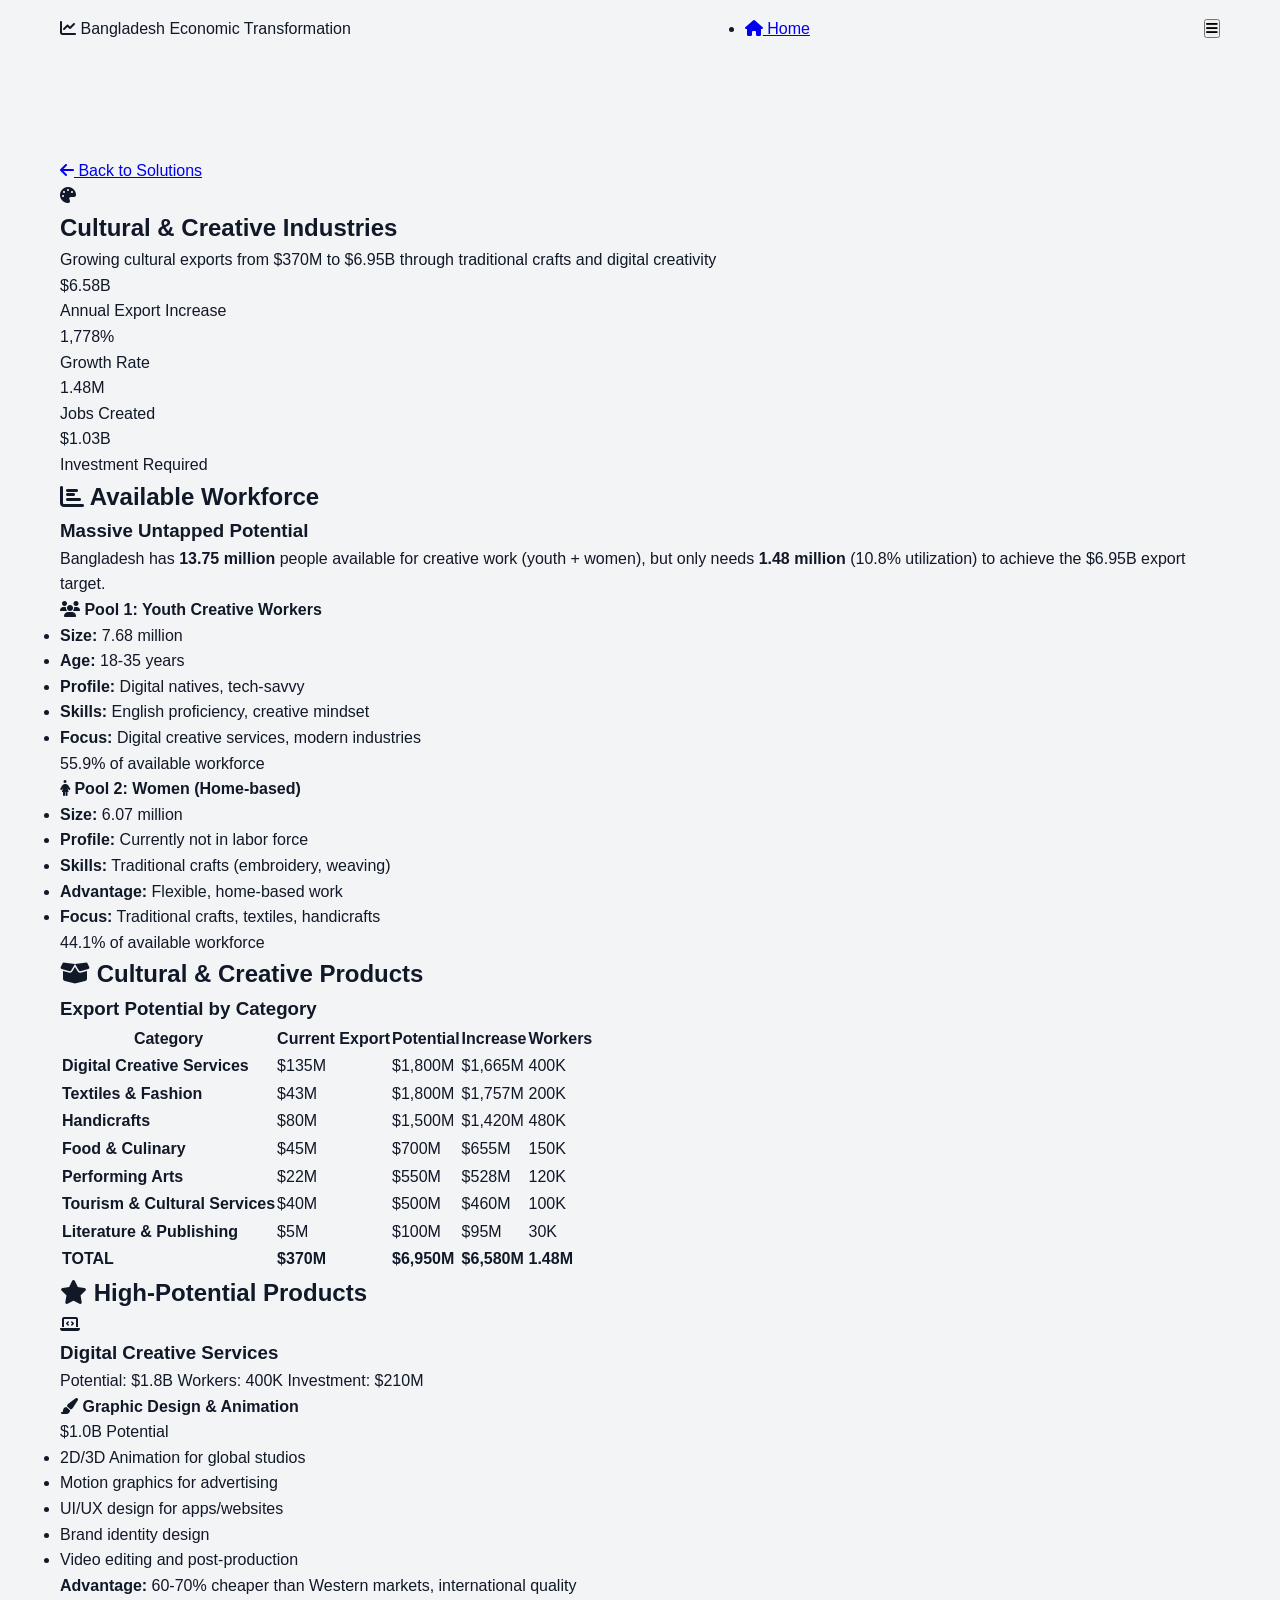
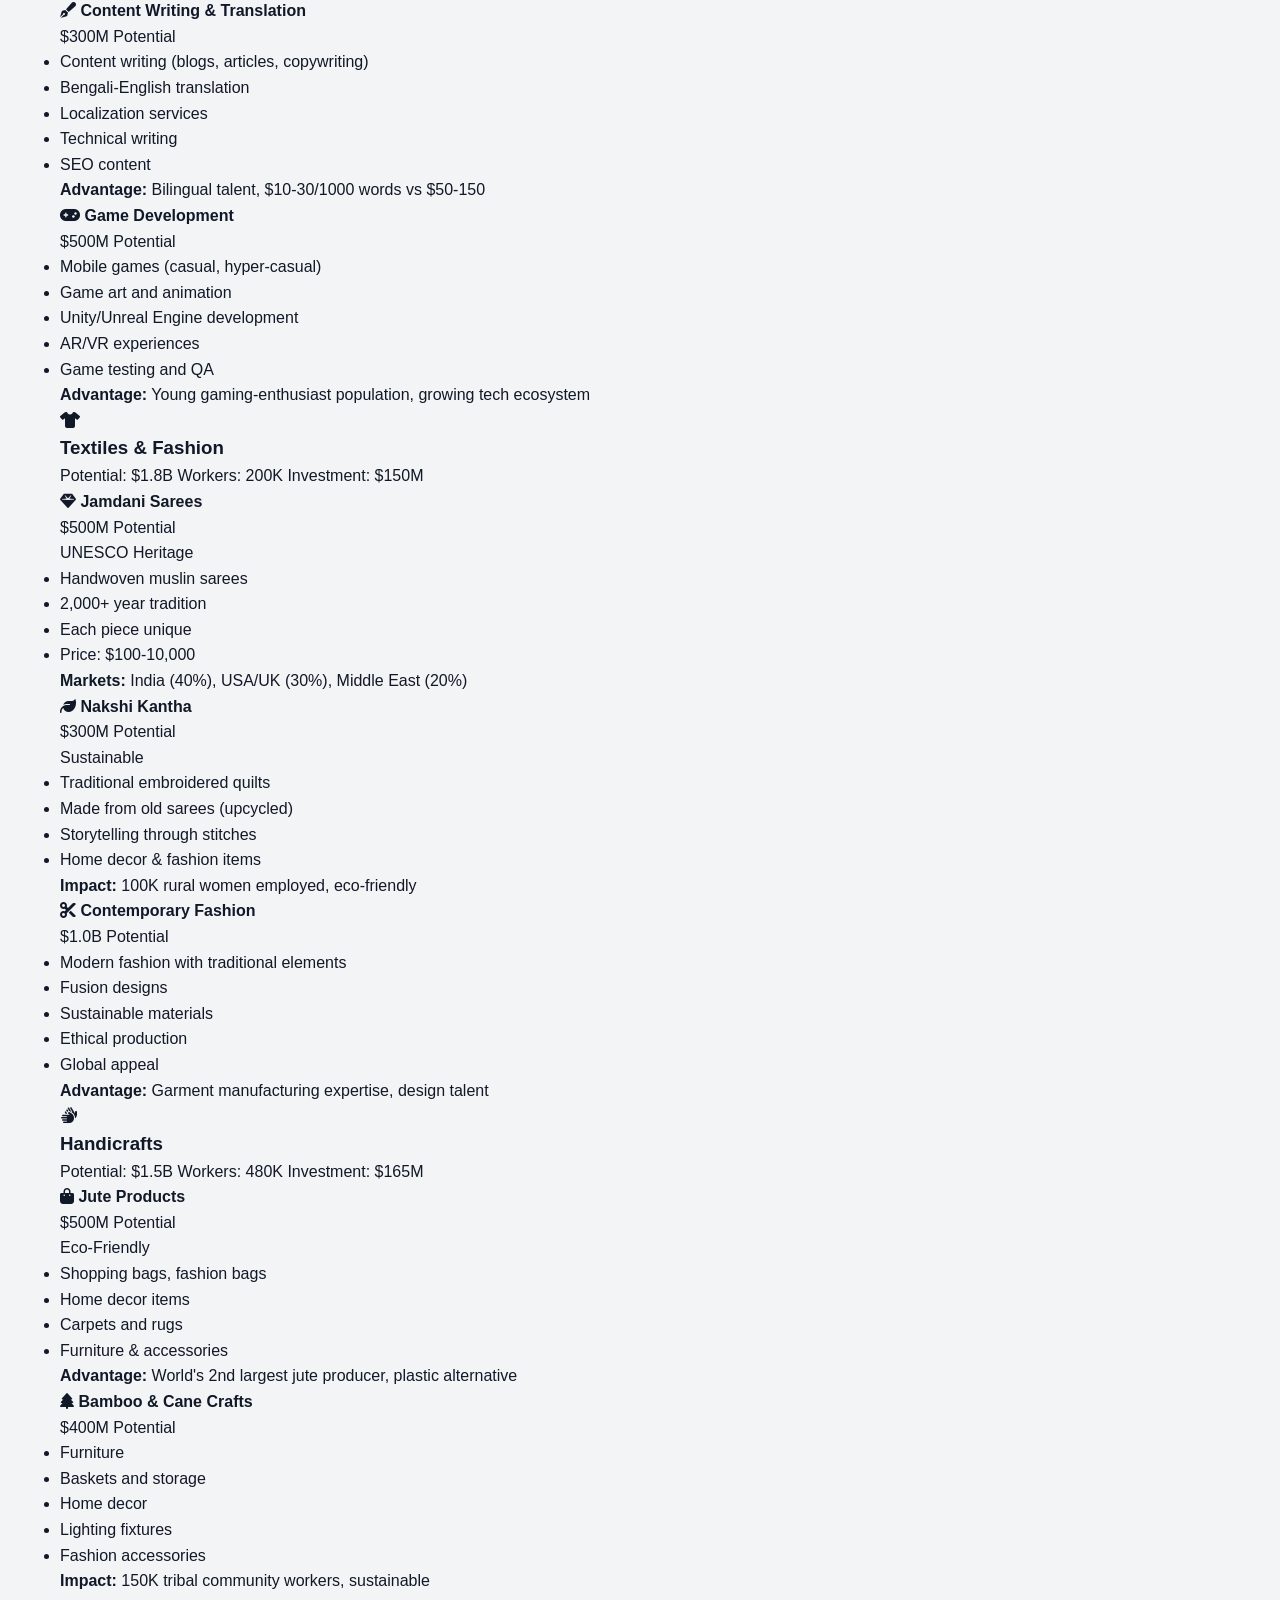
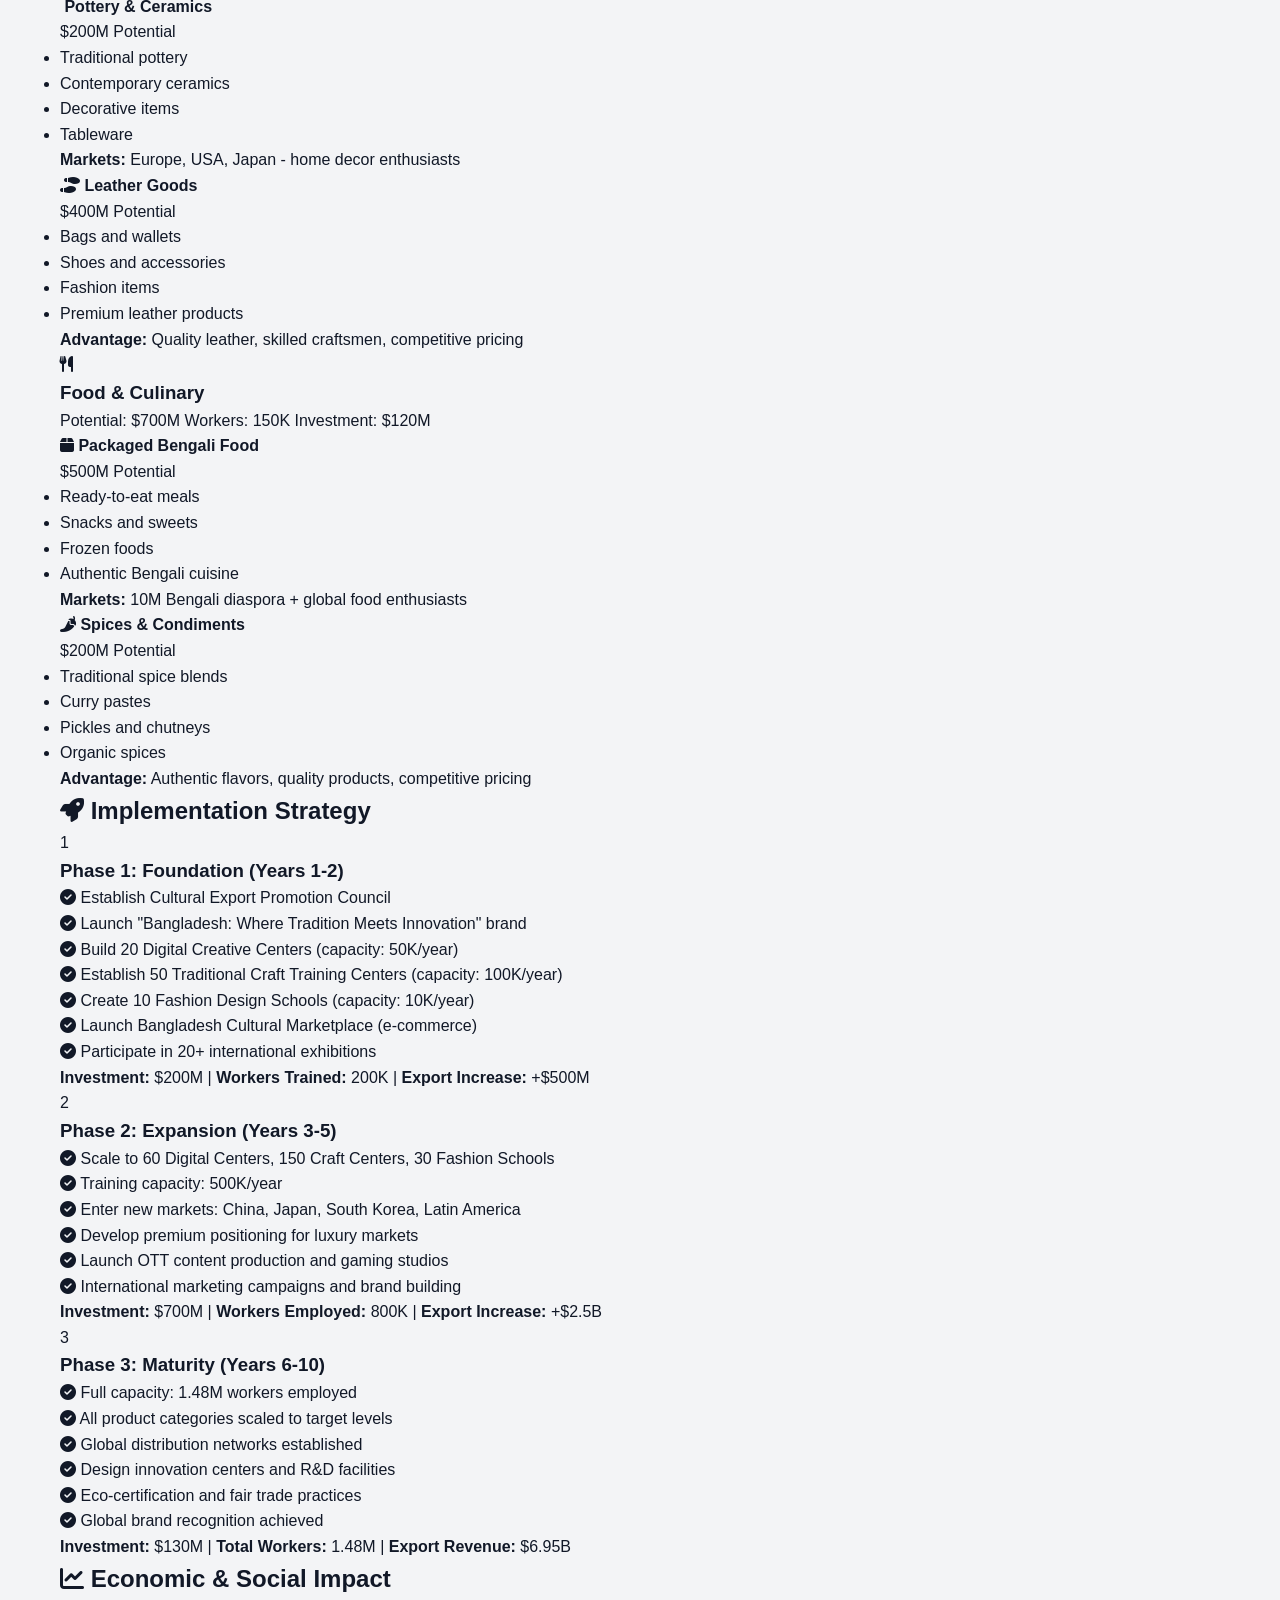
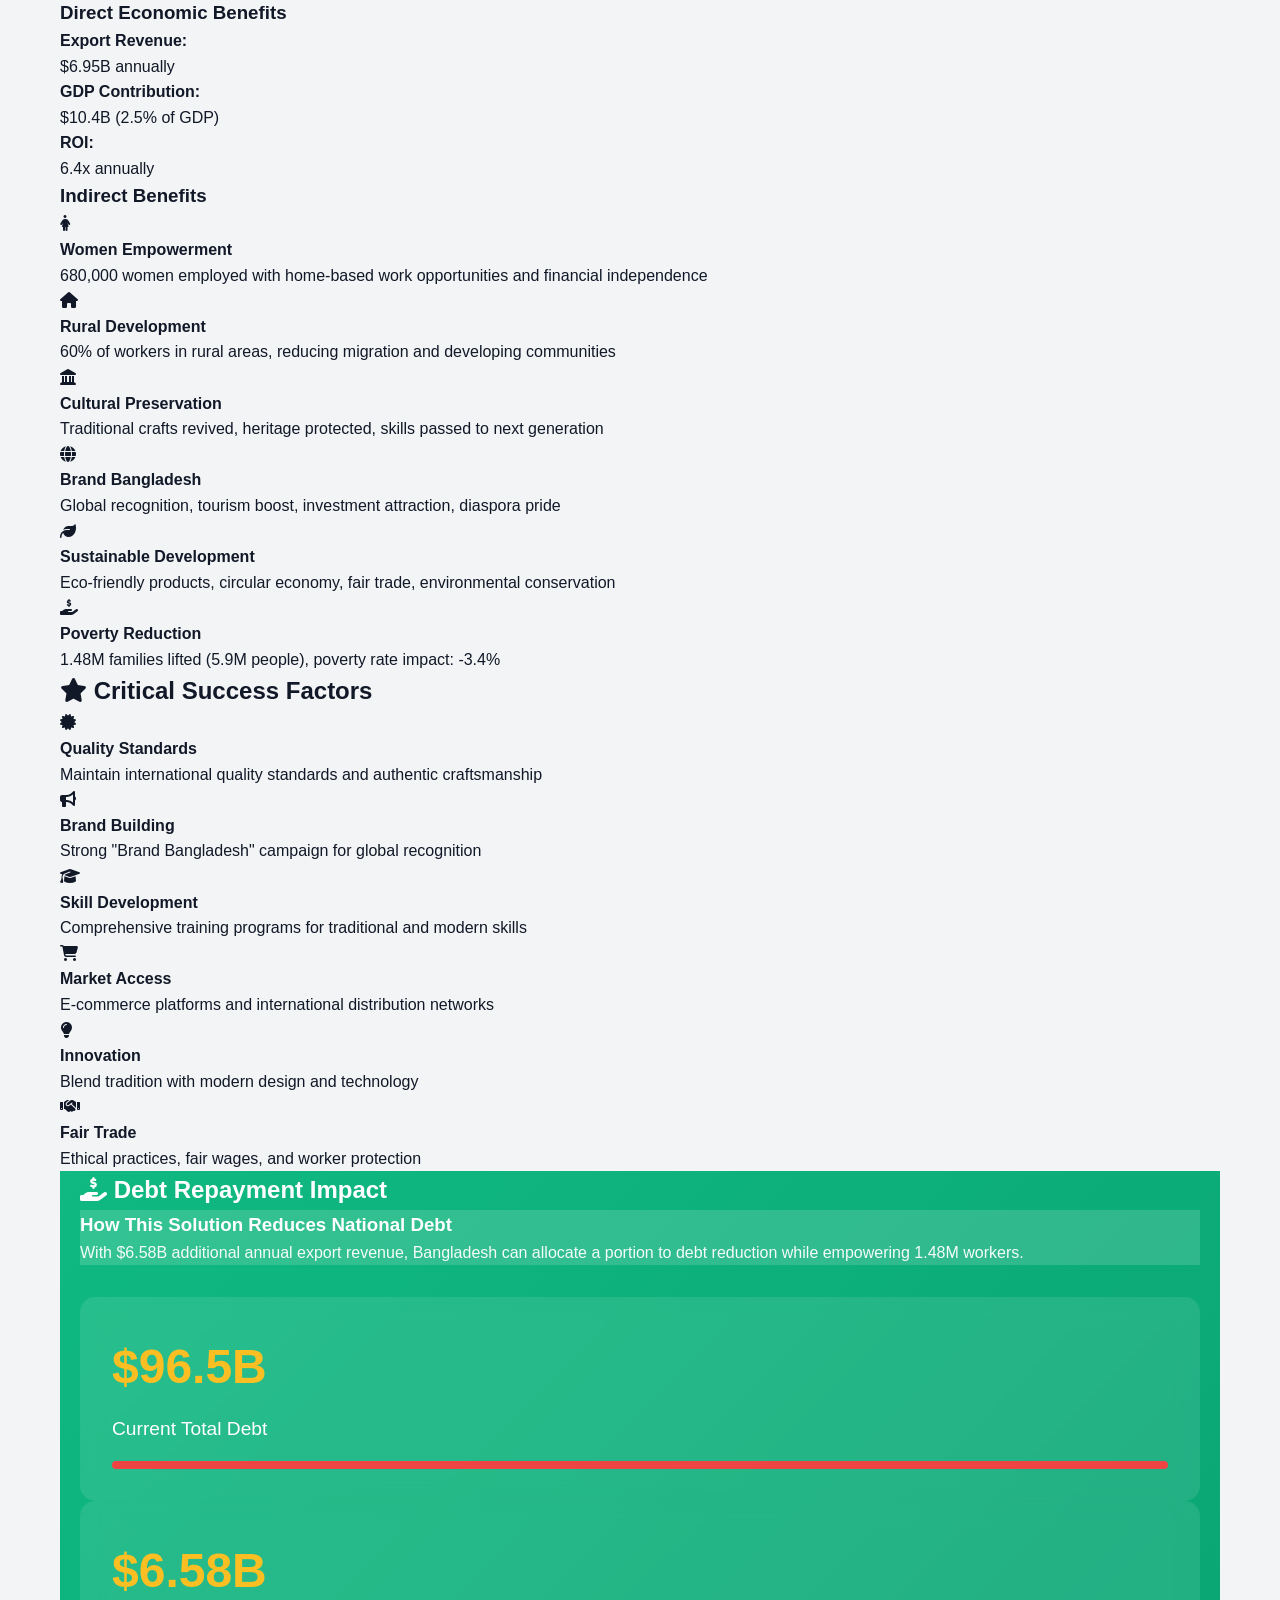
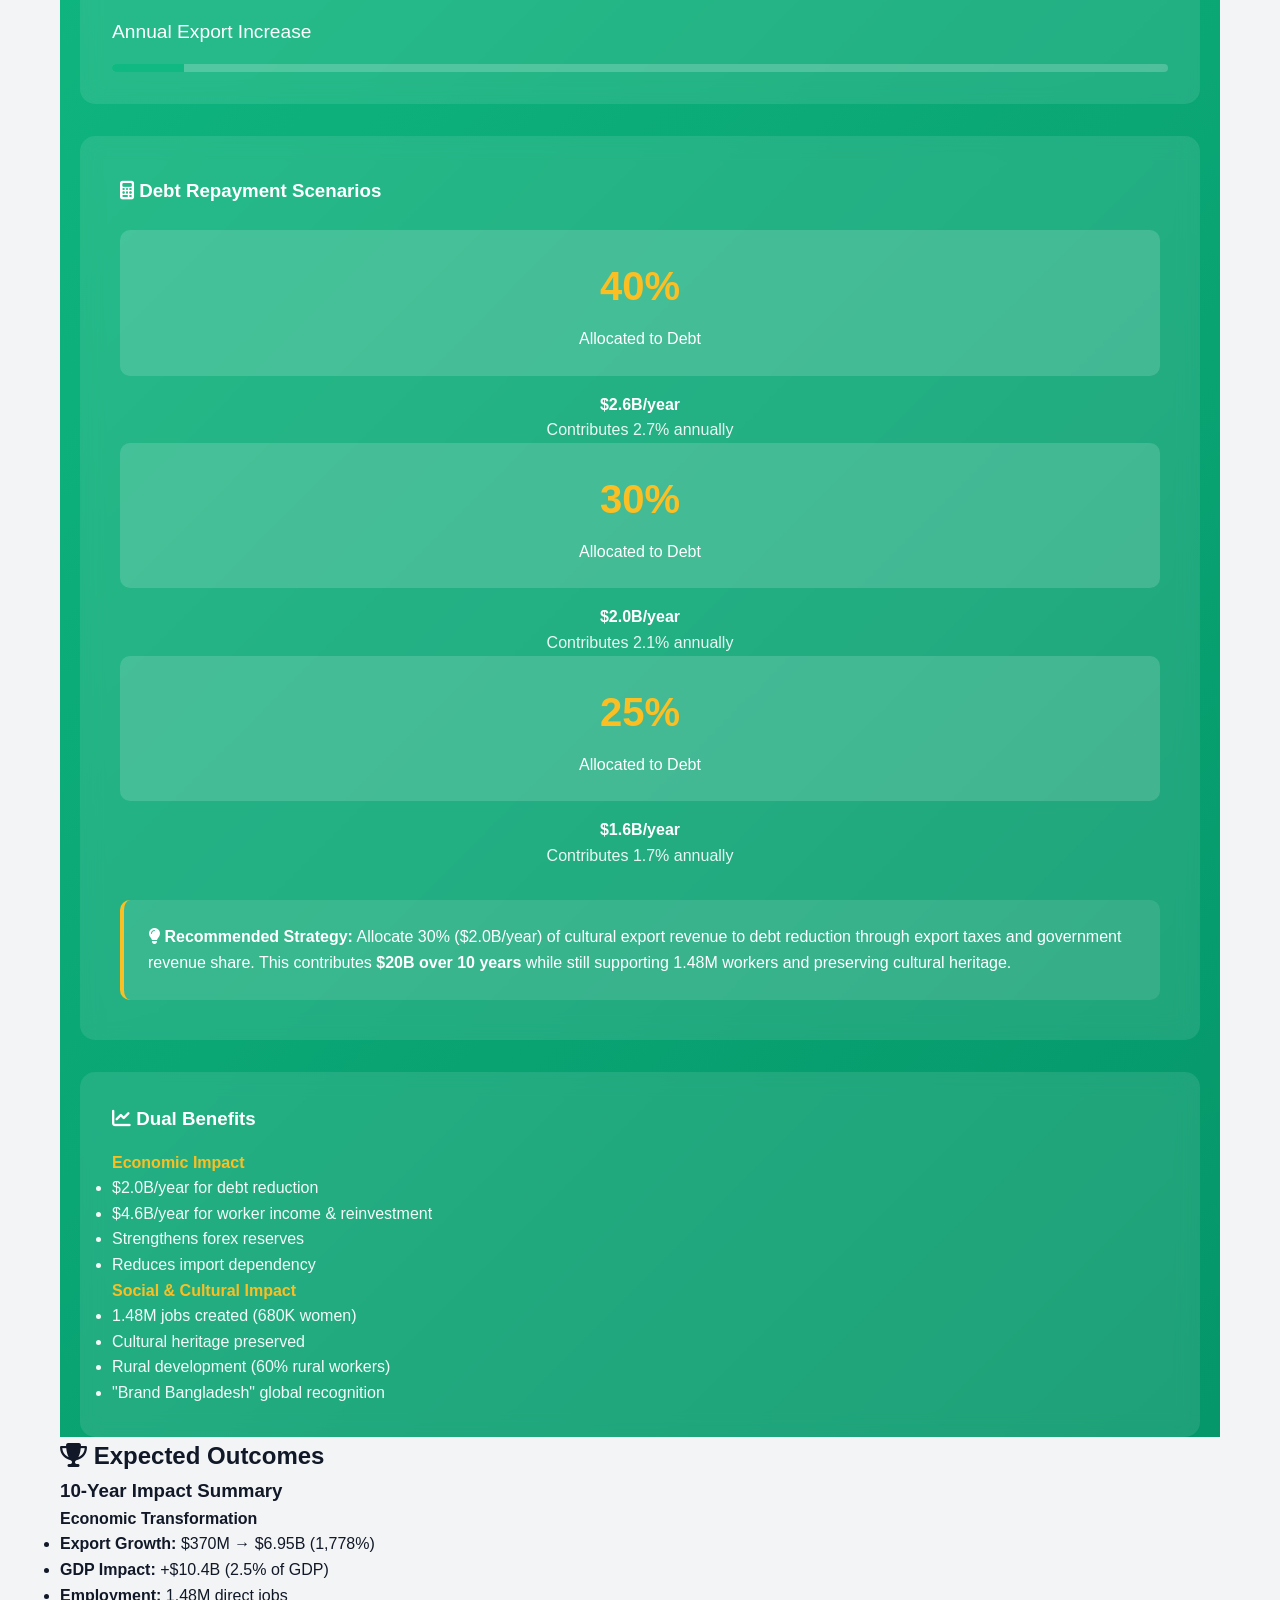
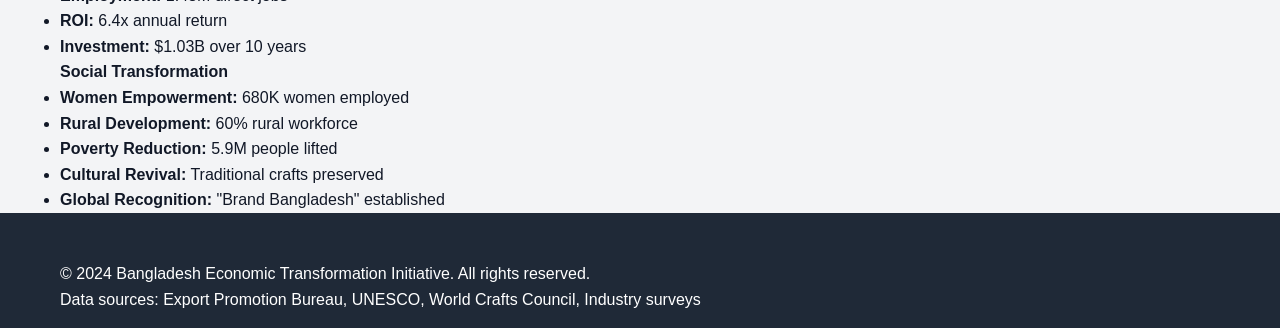
<file: website/cultural-exports.html>
<!DOCTYPE html>
<html lang="en">
<head>
    <meta charset="UTF-8">
    <meta name="viewport" content="width=device-width, initial-scale=1.0">
    <title>Cultural & Creative Exports - Bangladesh Economic Transformation</title>
    <link rel="stylesheet" href="styles.css">
    <link rel="stylesheet" href="https://cdnjs.cloudflare.com/ajax/libs/font-awesome/6.4.0/css/all.min.css">
</head>
<body>
    <!-- Navigation -->
    <nav class="navbar">
        <div class="container">
            <div class="nav-brand">
                <i class="fas fa-chart-line"></i>
                <span>Bangladesh Economic Transformation</span>
            </div>
            <ul class="nav-menu">
                <li><a href="index.html"><i class="fas fa-home"></i> Home</a></li>
            </ul>
        </div>
    </nav>

    <!-- Back Button -->
    <div class="container" style="margin-top: 100px;">
        <a href="index.html" class="back-button">
            <i class="fas fa-arrow-left"></i> Back to Solutions
        </a>
    </div>

    <!-- Solution Header -->
    <section class="solution-header">
        <div class="container">
            <div class="solution-icon">
                <i class="fas fa-palette"></i>
            </div>
            <h1>Cultural & Creative Industries</h1>
            <p class="solution-subtitle">Growing cultural exports from $370M to $6.95B through traditional crafts and digital creativity</p>
            
            <div class="stats-grid">
                <div class="stat-card">
                    <div class="stat-value">$6.58B</div>
                    <div class="stat-label">Annual Export Increase</div>
                </div>
                <div class="stat-card">
                    <div class="stat-value">1,778%</div>
                    <div class="stat-label">Growth Rate</div>
                </div>
                <div class="stat-card">
                    <div class="stat-value">1.48M</div>
                    <div class="stat-label">Jobs Created</div>
                </div>
                <div class="stat-card">
                    <div class="stat-value">$1.03B</div>
                    <div class="stat-label">Investment Required</div>
                </div>
            </div>
        </div>
    </section>

    <!-- Current Situation -->
    <section class="content-section">
        <div class="container">
            <h2><i class="fas fa-chart-bar"></i> Available Workforce</h2>
            
            <div class="highlight-box success">
                <h3>Massive Untapped Potential</h3>
                <p>Bangladesh has <strong>13.75 million</strong> people available for creative work (youth + women), but only needs <strong>1.48 million</strong> (10.8% utilization) to achieve the $6.95B export target.</p>
            </div>

            <div class="grid-2">
                <div class="info-card">
                    <h4><i class="fas fa-users"></i> Pool 1: Youth Creative Workers</h4>
                    <ul>
                        <li><strong>Size:</strong> 7.68 million</li>
                        <li><strong>Age:</strong> 18-35 years</li>
                        <li><strong>Profile:</strong> Digital natives, tech-savvy</li>
                        <li><strong>Skills:</strong> English proficiency, creative mindset</li>
                        <li><strong>Focus:</strong> Digital creative services, modern industries</li>
                    </ul>
                    <div class="badge badge-success">55.9% of available workforce</div>
                </div>

                <div class="info-card">
                    <h4><i class="fas fa-female"></i> Pool 2: Women (Home-based)</h4>
                    <ul>
                        <li><strong>Size:</strong> 6.07 million</li>
                        <li><strong>Profile:</strong> Currently not in labor force</li>
                        <li><strong>Skills:</strong> Traditional crafts (embroidery, weaving)</li>
                        <li><strong>Advantage:</strong> Flexible, home-based work</li>
                        <li><strong>Focus:</strong> Traditional crafts, textiles, handicrafts</li>
                    </ul>
                    <div class="badge badge-success">44.1% of available workforce</div>
                </div>
            </div>
        </div>
    </section>

    <!-- Product Categories -->
    <section class="content-section bg-light">
        <div class="container">
            <h2><i class="fas fa-box-open"></i> Cultural & Creative Products</h2>
            
            <div class="data-table">
                <h3>Export Potential by Category</h3>
                <table>
                    <thead>
                        <tr>
                            <th>Category</th>
                            <th>Current Export</th>
                            <th>Potential</th>
                            <th>Increase</th>
                            <th>Workers</th>
                        </tr>
                    </thead>
                    <tbody>
                        <tr>
                            <td><strong>Digital Creative Services</strong></td>
                            <td>$135M</td>
                            <td>$1,800M</td>
                            <td>$1,665M</td>
                            <td>400K</td>
                        </tr>
                        <tr>
                            <td><strong>Textiles & Fashion</strong></td>
                            <td>$43M</td>
                            <td>$1,800M</td>
                            <td>$1,757M</td>
                            <td>200K</td>
                        </tr>
                        <tr>
                            <td><strong>Handicrafts</strong></td>
                            <td>$80M</td>
                            <td>$1,500M</td>
                            <td>$1,420M</td>
                            <td>480K</td>
                        </tr>
                        <tr>
                            <td><strong>Food & Culinary</strong></td>
                            <td>$45M</td>
                            <td>$700M</td>
                            <td>$655M</td>
                            <td>150K</td>
                        </tr>
                        <tr>
                            <td><strong>Performing Arts</strong></td>
                            <td>$22M</td>
                            <td>$550M</td>
                            <td>$528M</td>
                            <td>120K</td>
                        </tr>
                        <tr>
                            <td><strong>Tourism & Cultural Services</strong></td>
                            <td>$40M</td>
                            <td>$500M</td>
                            <td>$460M</td>
                            <td>100K</td>
                        </tr>
                        <tr>
                            <td><strong>Literature & Publishing</strong></td>
                            <td>$5M</td>
                            <td>$100M</td>
                            <td>$95M</td>
                            <td>30K</td>
                        </tr>
                        <tr class="highlight-row">
                            <td><strong>TOTAL</strong></td>
                            <td><strong>$370M</strong></td>
                            <td><strong>$6,950M</strong></td>
                            <td><strong>$6,580M</strong></td>
                            <td><strong>1.48M</strong></td>
                        </tr>
                    </tbody>
                </table>
            </div>
        </div>
    </section>

    <!-- Detailed Products -->
    <section class="content-section">
        <div class="container">
            <h2><i class="fas fa-star"></i> High-Potential Products</h2>

            <!-- Digital Creative Services -->
            <div class="product-category">
                <div class="category-header">
                    <div class="category-icon"><i class="fas fa-laptop-code"></i></div>
                    <div>
                        <h3>Digital Creative Services</h3>
                        <div class="category-meta">
                            <span class="badge badge-success">Potential: $1.8B</span>
                            <span class="badge badge-info">Workers: 400K</span>
                            <span class="badge badge-warning">Investment: $210M</span>
                        </div>
                    </div>
                </div>
                
                <div class="product-grid">
                    <div class="product-card">
                        <h4><i class="fas fa-paint-brush"></i> Graphic Design & Animation</h4>
                        <p class="product-value">$1.0B Potential</p>
                        <ul>
                            <li>2D/3D Animation for global studios</li>
                            <li>Motion graphics for advertising</li>
                            <li>UI/UX design for apps/websites</li>
                            <li>Brand identity design</li>
                            <li>Video editing and post-production</li>
                        </ul>
                        <div class="product-advantage">
                            <strong>Advantage:</strong> 60-70% cheaper than Western markets, international quality
                        </div>
                    </div>

                    <div class="product-card">
                        <h4><i class="fas fa-pen-fancy"></i> Content Writing & Translation</h4>
                        <p class="product-value">$300M Potential</p>
                        <ul>
                            <li>Content writing (blogs, articles, copywriting)</li>
                            <li>Bengali-English translation</li>
                            <li>Localization services</li>
                            <li>Technical writing</li>
                            <li>SEO content</li>
                        </ul>
                        <div class="product-advantage">
                            <strong>Advantage:</strong> Bilingual talent, $10-30/1000 words vs $50-150
                        </div>
                    </div>

                    <div class="product-card">
                        <h4><i class="fas fa-gamepad"></i> Game Development</h4>
                        <p class="product-value">$500M Potential</p>
                        <ul>
                            <li>Mobile games (casual, hyper-casual)</li>
                            <li>Game art and animation</li>
                            <li>Unity/Unreal Engine development</li>
                            <li>AR/VR experiences</li>
                            <li>Game testing and QA</li>
                        </ul>
                        <div class="product-advantage">
                            <strong>Advantage:</strong> Young gaming-enthusiast population, growing tech ecosystem
                        </div>
                    </div>
                </div>
            </div>

            <!-- Textiles & Fashion -->
            <div class="product-category">
                <div class="category-header">
                    <div class="category-icon"><i class="fas fa-tshirt"></i></div>
                    <div>
                        <h3>Textiles & Fashion</h3>
                        <div class="category-meta">
                            <span class="badge badge-success">Potential: $1.8B</span>
                            <span class="badge badge-info">Workers: 200K</span>
                            <span class="badge badge-warning">Investment: $150M</span>
                        </div>
                    </div>
                </div>
                
                <div class="product-grid">
                    <div class="product-card">
                        <h4><i class="fas fa-gem"></i> Jamdani Sarees</h4>
                        <p class="product-value">$500M Potential</p>
                        <div class="badge badge-info">UNESCO Heritage</div>
                        <ul>
                            <li>Handwoven muslin sarees</li>
                            <li>2,000+ year tradition</li>
                            <li>Each piece unique</li>
                            <li>Price: $100-10,000</li>
                        </ul>
                        <div class="product-advantage">
                            <strong>Markets:</strong> India (40%), USA/UK (30%), Middle East (20%)
                        </div>
                    </div>

                    <div class="product-card">
                        <h4><i class="fas fa-leaf"></i> Nakshi Kantha</h4>
                        <p class="product-value">$300M Potential</p>
                        <div class="badge badge-success">Sustainable</div>
                        <ul>
                            <li>Traditional embroidered quilts</li>
                            <li>Made from old sarees (upcycled)</li>
                            <li>Storytelling through stitches</li>
                            <li>Home decor & fashion items</li>
                        </ul>
                        <div class="product-advantage">
                            <strong>Impact:</strong> 100K rural women employed, eco-friendly
                        </div>
                    </div>

                    <div class="product-card">
                        <h4><i class="fas fa-cut"></i> Contemporary Fashion</h4>
                        <p class="product-value">$1.0B Potential</p>
                        <ul>
                            <li>Modern fashion with traditional elements</li>
                            <li>Fusion designs</li>
                            <li>Sustainable materials</li>
                            <li>Ethical production</li>
                            <li>Global appeal</li>
                        </ul>
                        <div class="product-advantage">
                            <strong>Advantage:</strong> Garment manufacturing expertise, design talent
                        </div>
                    </div>
                </div>
            </div>

            <!-- Handicrafts -->
            <div class="product-category">
                <div class="category-header">
                    <div class="category-icon"><i class="fas fa-hands"></i></div>
                    <div>
                        <h3>Handicrafts</h3>
                        <div class="category-meta">
                            <span class="badge badge-success">Potential: $1.5B</span>
                            <span class="badge badge-info">Workers: 480K</span>
                            <span class="badge badge-warning">Investment: $165M</span>
                        </div>
                    </div>
                </div>
                
                <div class="product-grid">
                    <div class="product-card">
                        <h4><i class="fas fa-shopping-bag"></i> Jute Products</h4>
                        <p class="product-value">$500M Potential</p>
                        <div class="badge badge-success">Eco-Friendly</div>
                        <ul>
                            <li>Shopping bags, fashion bags</li>
                            <li>Home decor items</li>
                            <li>Carpets and rugs</li>
                            <li>Furniture & accessories</li>
                        </ul>
                        <div class="product-advantage">
                            <strong>Advantage:</strong> World's 2nd largest jute producer, plastic alternative
                        </div>
                    </div>

                    <div class="product-card">
                        <h4><i class="fas fa-tree"></i> Bamboo & Cane Crafts</h4>
                        <p class="product-value">$400M Potential</p>
                        <ul>
                            <li>Furniture</li>
                            <li>Baskets and storage</li>
                            <li>Home decor</li>
                            <li>Lighting fixtures</li>
                            <li>Fashion accessories</li>
                        </ul>
                        <div class="product-advantage">
                            <strong>Impact:</strong> 150K tribal community workers, sustainable
                        </div>
                    </div>

                    <div class="product-card">
                        <h4><i class="fas fa-vase"></i> Pottery & Ceramics</h4>
                        <p class="product-value">$200M Potential</p>
                        <ul>
                            <li>Traditional pottery</li>
                            <li>Contemporary ceramics</li>
                            <li>Decorative items</li>
                            <li>Tableware</li>
                        </ul>
                        <div class="product-advantage">
                            <strong>Markets:</strong> Europe, USA, Japan - home decor enthusiasts
                        </div>
                    </div>

                    <div class="product-card">
                        <h4><i class="fas fa-shoe-prints"></i> Leather Goods</h4>
                        <p class="product-value">$400M Potential</p>
                        <ul>
                            <li>Bags and wallets</li>
                            <li>Shoes and accessories</li>
                            <li>Fashion items</li>
                            <li>Premium leather products</li>
                        </ul>
                        <div class="product-advantage">
                            <strong>Advantage:</strong> Quality leather, skilled craftsmen, competitive pricing
                        </div>
                    </div>
                </div>
            </div>

            <!-- Food & Culinary -->
            <div class="product-category">
                <div class="category-header">
                    <div class="category-icon"><i class="fas fa-utensils"></i></div>
                    <div>
                        <h3>Food & Culinary</h3>
                        <div class="category-meta">
                            <span class="badge badge-success">Potential: $700M</span>
                            <span class="badge badge-info">Workers: 150K</span>
                            <span class="badge badge-warning">Investment: $120M</span>
                        </div>
                    </div>
                </div>
                
                <div class="product-grid">
                    <div class="product-card">
                        <h4><i class="fas fa-box"></i> Packaged Bengali Food</h4>
                        <p class="product-value">$500M Potential</p>
                        <ul>
                            <li>Ready-to-eat meals</li>
                            <li>Snacks and sweets</li>
                            <li>Frozen foods</li>
                            <li>Authentic Bengali cuisine</li>
                        </ul>
                        <div class="product-advantage">
                            <strong>Markets:</strong> 10M Bengali diaspora + global food enthusiasts
                        </div>
                    </div>

                    <div class="product-card">
                        <h4><i class="fas fa-pepper-hot"></i> Spices & Condiments</h4>
                        <p class="product-value">$200M Potential</p>
                        <ul>
                            <li>Traditional spice blends</li>
                            <li>Curry pastes</li>
                            <li>Pickles and chutneys</li>
                            <li>Organic spices</li>
                        </ul>
                        <div class="product-advantage">
                            <strong>Advantage:</strong> Authentic flavors, quality products, competitive pricing
                        </div>
                    </div>
                </div>
            </div>
        </div>
    </section>

    <!-- Implementation Strategy -->
    <section class="content-section bg-light">
        <div class="container">
            <h2><i class="fas fa-rocket"></i> Implementation Strategy</h2>
            
            <div class="phase-card">
                <div class="phase-number">1</div>
                <div class="phase-content">
                    <h3>Phase 1: Foundation (Years 1-2)</h3>
                    <div class="phase-actions">
                        <div class="action-item">
                            <i class="fas fa-check-circle"></i>
                            <span>Establish Cultural Export Promotion Council</span>
                        </div>
                        <div class="action-item">
                            <i class="fas fa-check-circle"></i>
                            <span>Launch "Bangladesh: Where Tradition Meets Innovation" brand</span>
                        </div>
                        <div class="action-item">
                            <i class="fas fa-check-circle"></i>
                            <span>Build 20 Digital Creative Centers (capacity: 50K/year)</span>
                        </div>
                        <div class="action-item">
                            <i class="fas fa-check-circle"></i>
                            <span>Establish 50 Traditional Craft Training Centers (capacity: 100K/year)</span>
                        </div>
                        <div class="action-item">
                            <i class="fas fa-check-circle"></i>
                            <span>Create 10 Fashion Design Schools (capacity: 10K/year)</span>
                        </div>
                        <div class="action-item">
                            <i class="fas fa-check-circle"></i>
                            <span>Launch Bangladesh Cultural Marketplace (e-commerce)</span>
                        </div>
                        <div class="action-item">
                            <i class="fas fa-check-circle"></i>
                            <span>Participate in 20+ international exhibitions</span>
                        </div>
                    </div>
                    <div class="phase-outcome">
                        <strong>Investment:</strong> $200M | <strong>Workers Trained:</strong> 200K | <strong>Export Increase:</strong> +$500M
                    </div>
                </div>
            </div>

            <div class="phase-card">
                <div class="phase-number">2</div>
                <div class="phase-content">
                    <h3>Phase 2: Expansion (Years 3-5)</h3>
                    <div class="phase-actions">
                        <div class="action-item">
                            <i class="fas fa-check-circle"></i>
                            <span>Scale to 60 Digital Centers, 150 Craft Centers, 30 Fashion Schools</span>
                        </div>
                        <div class="action-item">
                            <i class="fas fa-check-circle"></i>
                            <span>Training capacity: 500K/year</span>
                        </div>
                        <div class="action-item">
                            <i class="fas fa-check-circle"></i>
                            <span>Enter new markets: China, Japan, South Korea, Latin America</span>
                        </div>
                        <div class="action-item">
                            <i class="fas fa-check-circle"></i>
                            <span>Develop premium positioning for luxury markets</span>
                        </div>
                        <div class="action-item">
                            <i class="fas fa-check-circle"></i>
                            <span>Launch OTT content production and gaming studios</span>
                        </div>
                        <div class="action-item">
                            <i class="fas fa-check-circle"></i>
                            <span>International marketing campaigns and brand building</span>
                        </div>
                    </div>
                    <div class="phase-outcome">
                        <strong>Investment:</strong> $700M | <strong>Workers Employed:</strong> 800K | <strong>Export Increase:</strong> +$2.5B
                    </div>
                </div>
            </div>

            <div class="phase-card">
                <div class="phase-number">3</div>
                <div class="phase-content">
                    <h3>Phase 3: Maturity (Years 6-10)</h3>
                    <div class="phase-actions">
                        <div class="action-item">
                            <i class="fas fa-check-circle"></i>
                            <span>Full capacity: 1.48M workers employed</span>
                        </div>
                        <div class="action-item">
                            <i class="fas fa-check-circle"></i>
                            <span>All product categories scaled to target levels</span>
                        </div>
                        <div class="action-item">
                            <i class="fas fa-check-circle"></i>
                            <span>Global distribution networks established</span>
                        </div>
                        <div class="action-item">
                            <i class="fas fa-check-circle"></i>
                            <span>Design innovation centers and R&D facilities</span>
                        </div>
                        <div class="action-item">
                            <i class="fas fa-check-circle"></i>
                            <span>Eco-certification and fair trade practices</span>
                        </div>
                        <div class="action-item">
                            <i class="fas fa-check-circle"></i>
                            <span>Global brand recognition achieved</span>
                        </div>
                    </div>
                    <div class="phase-outcome">
                        <strong>Investment:</strong> $130M | <strong>Total Workers:</strong> 1.48M | <strong>Export Revenue:</strong> $6.95B
                    </div>
                </div>
            </div>
        </div>
    </section>

    <!-- Economic Impact -->
    <section class="content-section">
        <div class="container">
            <h2><i class="fas fa-chart-line"></i> Economic & Social Impact</h2>
            
            <div class="highlight-box success">
                <h3>Direct Economic Benefits</h3>
                <div class="grid-3">
                    <div>
                        <strong>Export Revenue:</strong><br>
                        $6.95B annually
                    </div>
                    <div>
                        <strong>GDP Contribution:</strong><br>
                        $10.4B (2.5% of GDP)
                    </div>
                    <div>
                        <strong>ROI:</strong><br>
                        6.4x annually
                    </div>
                </div>
            </div>

            <h3>Indirect Benefits</h3>
            <div class="grid-3">
                <div class="benefit-card">
                    <i class="fas fa-female"></i>
                    <h4>Women Empowerment</h4>
                    <p>680,000 women employed with home-based work opportunities and financial independence</p>
                </div>
                <div class="benefit-card">
                    <i class="fas fa-home"></i>
                    <h4>Rural Development</h4>
                    <p>60% of workers in rural areas, reducing migration and developing communities</p>
                </div>
                <div class="benefit-card">
                    <i class="fas fa-landmark"></i>
                    <h4>Cultural Preservation</h4>
                    <p>Traditional crafts revived, heritage protected, skills passed to next generation</p>
                </div>
                <div class="benefit-card">
                    <i class="fas fa-globe"></i>
                    <h4>Brand Bangladesh</h4>
                    <p>Global recognition, tourism boost, investment attraction, diaspora pride</p>
                </div>
                <div class="benefit-card">
                    <i class="fas fa-leaf"></i>
                    <h4>Sustainable Development</h4>
                    <p>Eco-friendly products, circular economy, fair trade, environmental conservation</p>
                </div>
                <div class="benefit-card">
                    <i class="fas fa-hand-holding-usd"></i>
                    <h4>Poverty Reduction</h4>
                    <p>1.48M families lifted (5.9M people), poverty rate impact: -3.4%</p>
                </div>
            </div>
        </div>
    </section>

    <!-- Success Factors -->
    <section class="content-section bg-light">
        <div class="container">
            <h2><i class="fas fa-star"></i> Critical Success Factors</h2>
            
            <div class="grid-3">
                <div class="success-factor">
                    <i class="fas fa-certificate"></i>
                    <h4>Quality Standards</h4>
                    <p>Maintain international quality standards and authentic craftsmanship</p>
                </div>
                <div class="success-factor">
                    <i class="fas fa-bullhorn"></i>
                    <h4>Brand Building</h4>
                    <p>Strong "Brand Bangladesh" campaign for global recognition</p>
                </div>
                <div class="success-factor">
                    <i class="fas fa-graduation-cap"></i>
                    <h4>Skill Development</h4>
                    <p>Comprehensive training programs for traditional and modern skills</p>
                </div>
                <div class="success-factor">
                    <i class="fas fa-shopping-cart"></i>
                    <h4>Market Access</h4>
                    <p>E-commerce platforms and international distribution networks</p>
                </div>
                <div class="success-factor">
                    <i class="fas fa-lightbulb"></i>
                    <h4>Innovation</h4>
                    <p>Blend tradition with modern design and technology</p>
                </div>
                <div class="success-factor">
                    <i class="fas fa-handshake"></i>
                    <h4>Fair Trade</h4>
                    <p>Ethical practices, fair wages, and worker protection</p>
                </div>
            </div>
    <!-- Debt Repayment Impact -->
    <section class="content-section" style="background: linear-gradient(135deg, #10b981 0%, #059669 100%); color: white;">
        <div class="container">
            <h2 style="color: white; border-bottom-color: rgba(255,255,255,0.3);"><i class="fas fa-hand-holding-usd"></i> Debt Repayment Impact</h2>
            
            <div class="highlight-box" style="background: rgba(255,255,255,0.15); border-left-color: #fbbf24;">
                <h3 style="color: white;">How This Solution Reduces National Debt</h3>
                <p style="color: white; opacity: 0.95;">With $6.58B additional annual export revenue, Bangladesh can allocate a portion to debt reduction while empowering 1.48M workers.</p>
            </div>

            <div class="grid-2" style="margin-top: 2rem;">
                <div style="background: rgba(255,255,255,0.1); padding: 2rem; border-radius: 15px; backdrop-filter: blur(10px);">
                    <h3 style="color: #fbbf24; font-size: 3rem; margin-bottom: 0.5rem;">$96.5B</h3>
                    <p style="color: white; font-size: 1.2rem; margin-bottom: 1rem;">Current Total Debt</p>
                    <div style="background: rgba(255,255,255,0.2); height: 8px; border-radius: 4px; overflow: hidden;">
                        <div style="background: #ef4444; width: 100%; height: 100%;"></div>
                    </div>
                </div>

                <div style="background: rgba(255,255,255,0.1); padding: 2rem; border-radius: 15px; backdrop-filter: blur(10px);">
                    <h3 style="color: #fbbf24; font-size: 3rem; margin-bottom: 0.5rem;">$6.58B</h3>
                    <p style="color: white; font-size: 1.2rem; margin-bottom: 1rem;">Annual Export Increase</p>
                    <div style="background: rgba(255,255,255,0.2); height: 8px; border-radius: 4px; overflow: hidden;">
                        <div style="background: #10b981; width: 6.8%; height: 100%;"></div>
                    </div>
                </div>
            </div>

            <div style="background: rgba(255,255,255,0.1); padding: 2.5rem; border-radius: 15px; margin-top: 2rem; backdrop-filter: blur(10px);">
                <h3 style="color: white; margin-bottom: 1.5rem;"><i class="fas fa-calculator"></i> Debt Repayment Scenarios</h3>
                
                <div class="grid-3">
                    <div style="text-align: center;">
                        <div style="background: rgba(255,255,255,0.15); padding: 1.5rem; border-radius: 10px; margin-bottom: 1rem;">
                            <div style="font-size: 2.5rem; color: #fbbf24; font-weight: bold;">40%</div>
                            <div style="color: white; margin-top: 0.5rem;">Allocated to Debt</div>
                        </div>
                        <div style="color: white;">
                            <strong>$2.6B/year</strong><br>
                            <span style="opacity: 0.9;">Contributes 2.7% annually</span>
                        </div>
                    </div>

                    <div style="text-align: center;">
                        <div style="background: rgba(255,255,255,0.15); padding: 1.5rem; border-radius: 10px; margin-bottom: 1rem;">
                            <div style="font-size: 2.5rem; color: #fbbf24; font-weight: bold;">30%</div>
                            <div style="color: white; margin-top: 0.5rem;">Allocated to Debt</div>
                        </div>
                        <div style="color: white;">
                            <strong>$2.0B/year</strong><br>
                            <span style="opacity: 0.9;">Contributes 2.1% annually</span>
                        </div>
                    </div>

                    <div style="text-align: center;">
                        <div style="background: rgba(255,255,255,0.15); padding: 1.5rem; border-radius: 10px; margin-bottom: 1rem;">
                            <div style="font-size: 2.5rem; color: #fbbf24; font-weight: bold;">25%</div>
                            <div style="color: white; margin-top: 0.5rem;">Allocated to Debt</div>
                        </div>
                        <div style="color: white;">
                            <strong>$1.6B/year</strong><br>
                            <span style="opacity: 0.9;">Contributes 1.7% annually</span>
                        </div>
                    </div>
                </div>

                <div style="background: rgba(255,255,255,0.1); padding: 1.5rem; border-radius: 10px; margin-top: 2rem; border-left: 4px solid #fbbf24;">
                    <p style="color: white; margin: 0;"><strong><i class="fas fa-lightbulb"></i> Recommended Strategy:</strong> Allocate 30% ($2.0B/year) of cultural export revenue to debt reduction through export taxes and government revenue share. This contributes <strong>$20B over 10 years</strong> while still supporting 1.48M workers and preserving cultural heritage.</p>
                </div>
            </div>

            <div style="background: rgba(255,255,255,0.1); padding: 2rem; border-radius: 15px; margin-top: 2rem; backdrop-filter: blur(10px);">
                <h3 style="color: white; margin-bottom: 1rem;"><i class="fas fa-chart-line"></i> Dual Benefits</h3>
                <div class="grid-2">
                    <div>
                        <h4 style="color: #fbbf24;">Economic Impact</h4>
                        <ul style="color: white; opacity: 0.95;">
                            <li>$2.0B/year for debt reduction</li>
                            <li>$4.6B/year for worker income & reinvestment</li>
                            <li>Strengthens forex reserves</li>
                            <li>Reduces import dependency</li>
                        </ul>
                    </div>
                    <div>
                        <h4 style="color: #fbbf24;">Social & Cultural Impact</h4>
                        <ul style="color: white; opacity: 0.95;">
                            <li>1.48M jobs created (680K women)</li>
                            <li>Cultural heritage preserved</li>
                            <li>Rural development (60% rural workers)</li>
                            <li>"Brand Bangladesh" global recognition</li>
                        </ul>
                    </div>
                </div>
            </div>
        </div>
    </section>

        </div>
    </section>

    <!-- Expected Outcomes -->
    <section class="content-section">
        <div class="container">
            <h2><i class="fas fa-trophy"></i> Expected Outcomes</h2>
            
            <div class="highlight-box success">
                <h3>10-Year Impact Summary</h3>
                <div class="grid-2">
                    <div>
                        <h4>Economic Transformation</h4>
                        <ul>
                            <li><strong>Export Growth:</strong> $370M → $6.95B (1,778%)</li>
                            <li><strong>GDP Impact:</strong> +$10.4B (2.5% of GDP)</li>
                            <li><strong>Employment:</strong> 1.48M direct jobs</li>
                            <li><strong>ROI:</strong> 6.4x annual return</li>
                            <li><strong>Investment:</strong> $1.03B over 10 years</li>
                        </ul>
                    </div>
                    <div>
                        <h4>Social Transformation</h4>
                        <ul>
                            <li><strong>Women Empowerment:</strong> 680K women employed</li>
                            <li><strong>Rural Development:</strong> 60% rural workforce</li>
                            <li><strong>Poverty Reduction:</strong> 5.9M people lifted</li>
                            <li><strong>Cultural Revival:</strong> Traditional crafts preserved</li>
                            <li><strong>Global Recognition:</strong> "Brand Bangladesh" established</li>
                        </ul>
                    </div>
                </div>
            </div>
        </div>
    </section>

    <!-- Footer -->
    <footer class="footer">
        <div class="container">
            <p>&copy; 2024 Bangladesh Economic Transformation Initiative. All rights reserved.</p>
            <p>Data sources: Export Promotion Bureau, UNESCO, World Crafts Council, Industry surveys</p>
        </div>
    </footer>

    <script src="script.js"></script>
</body>
</html>
</file>
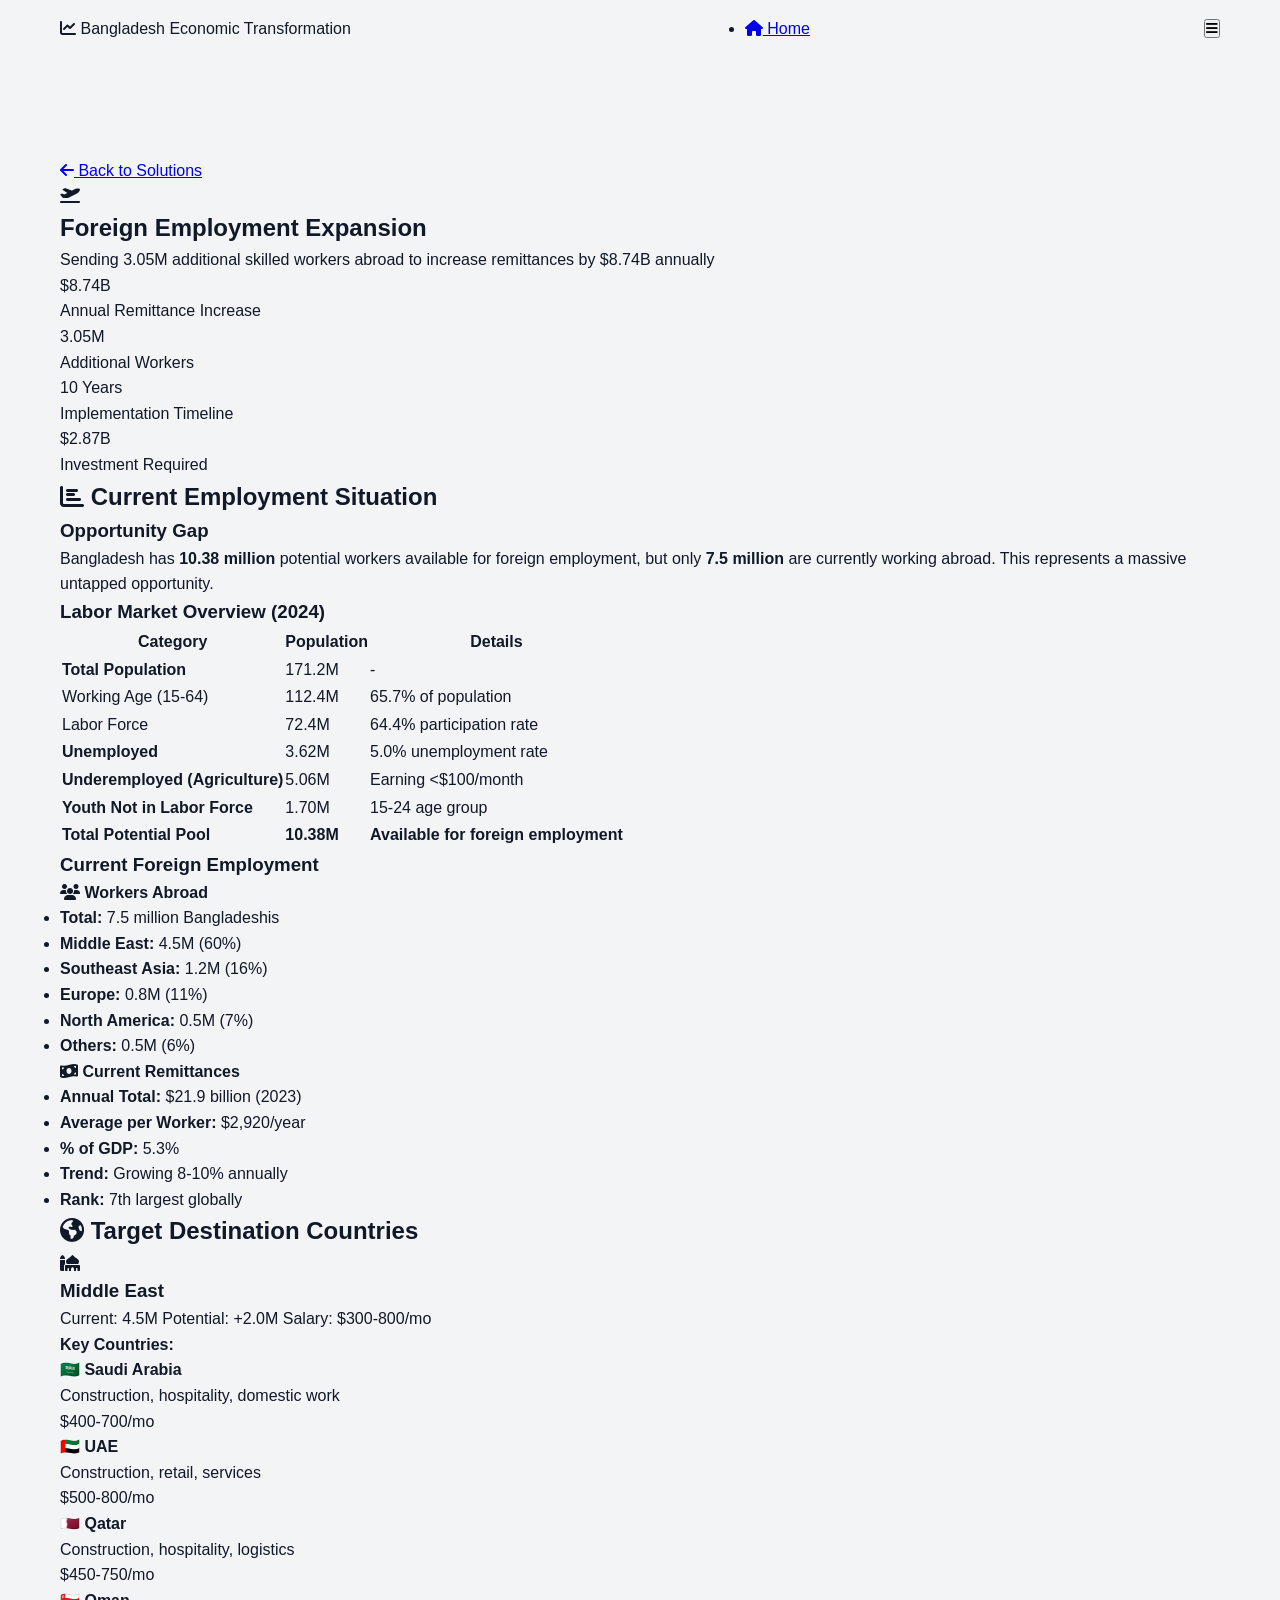
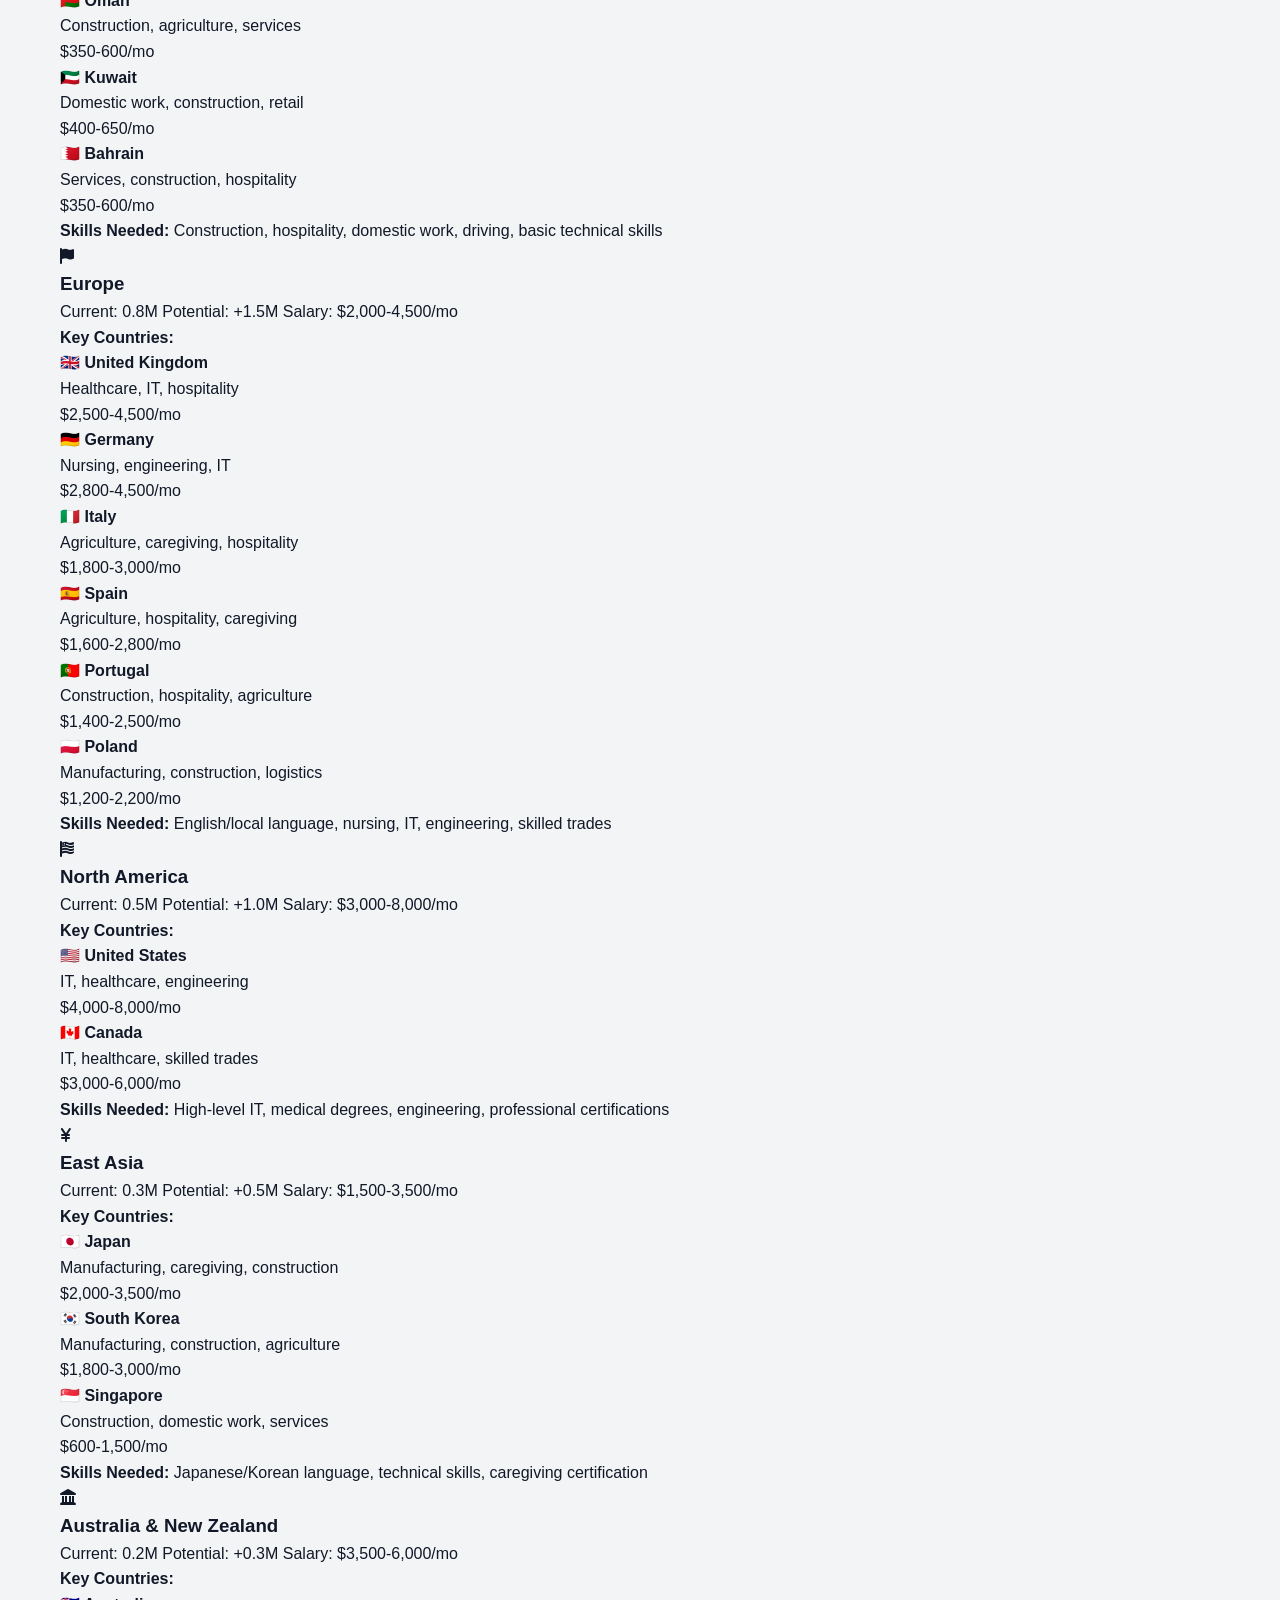
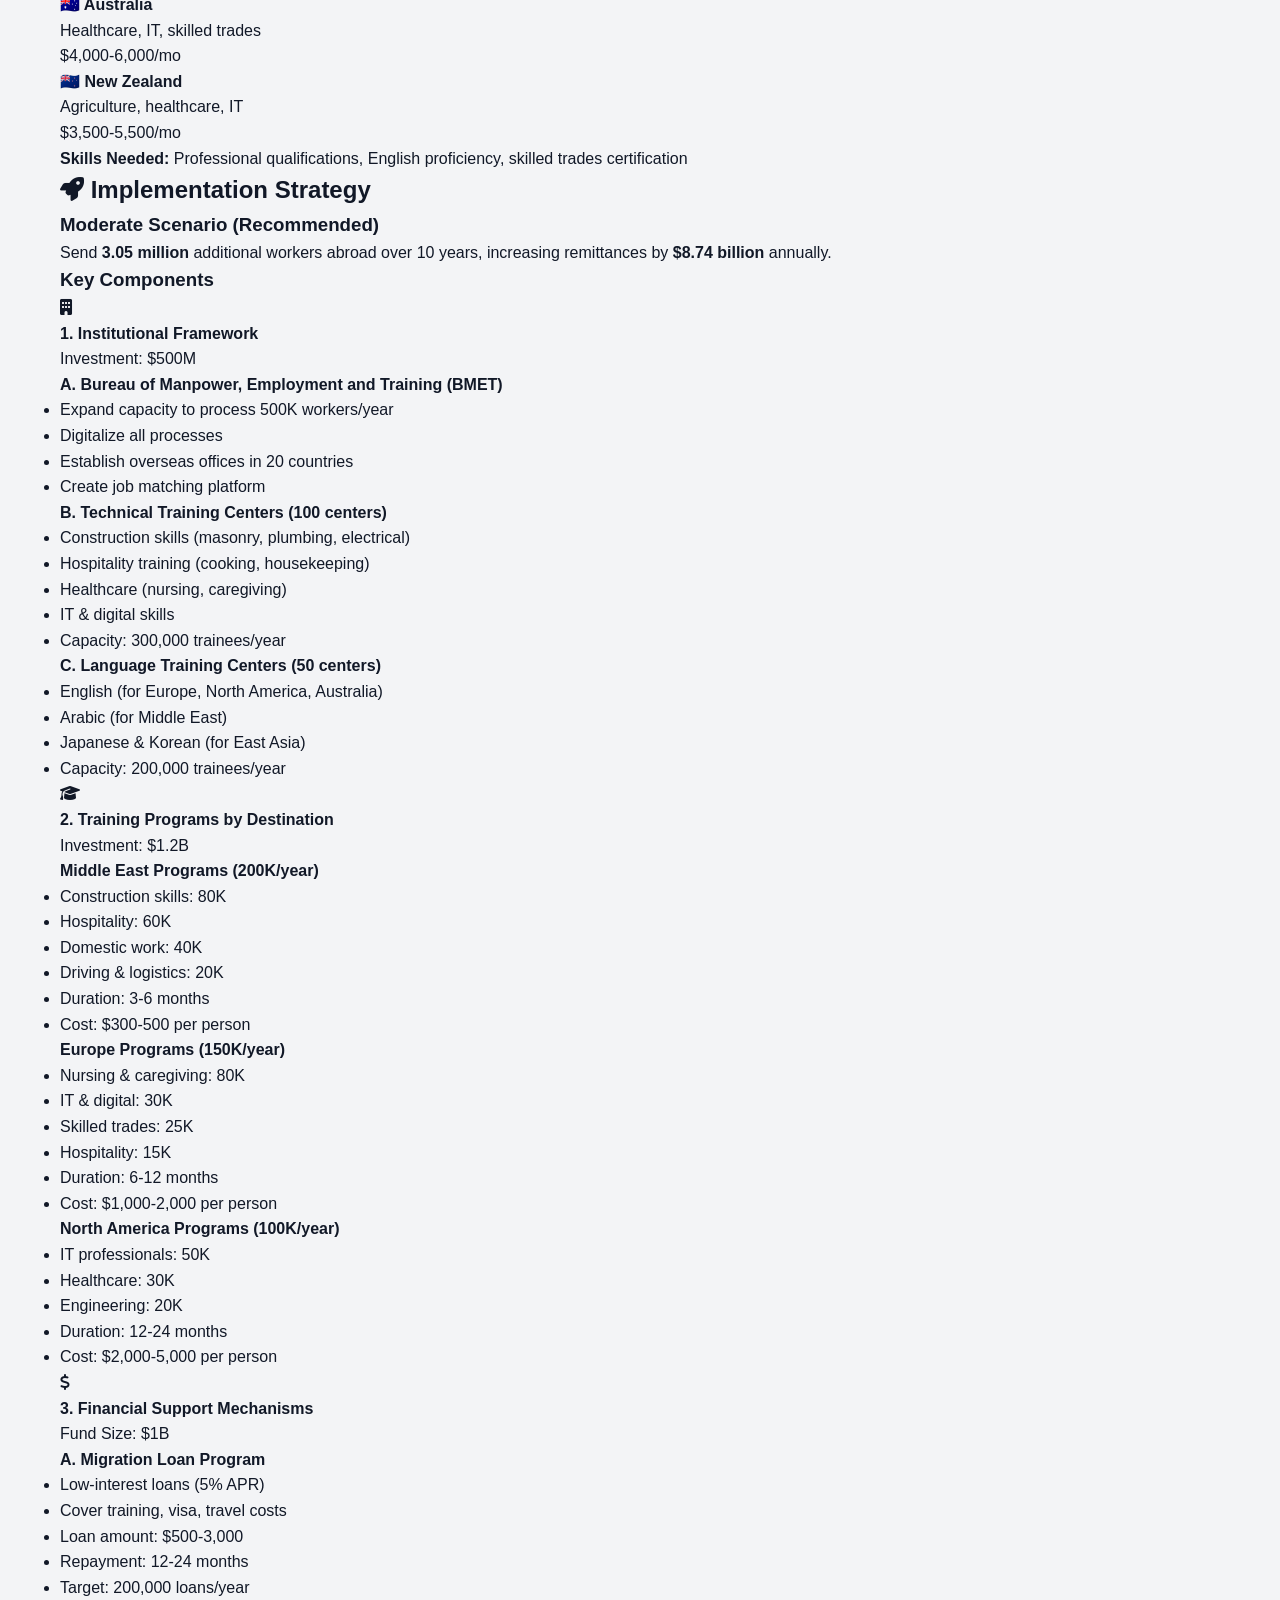
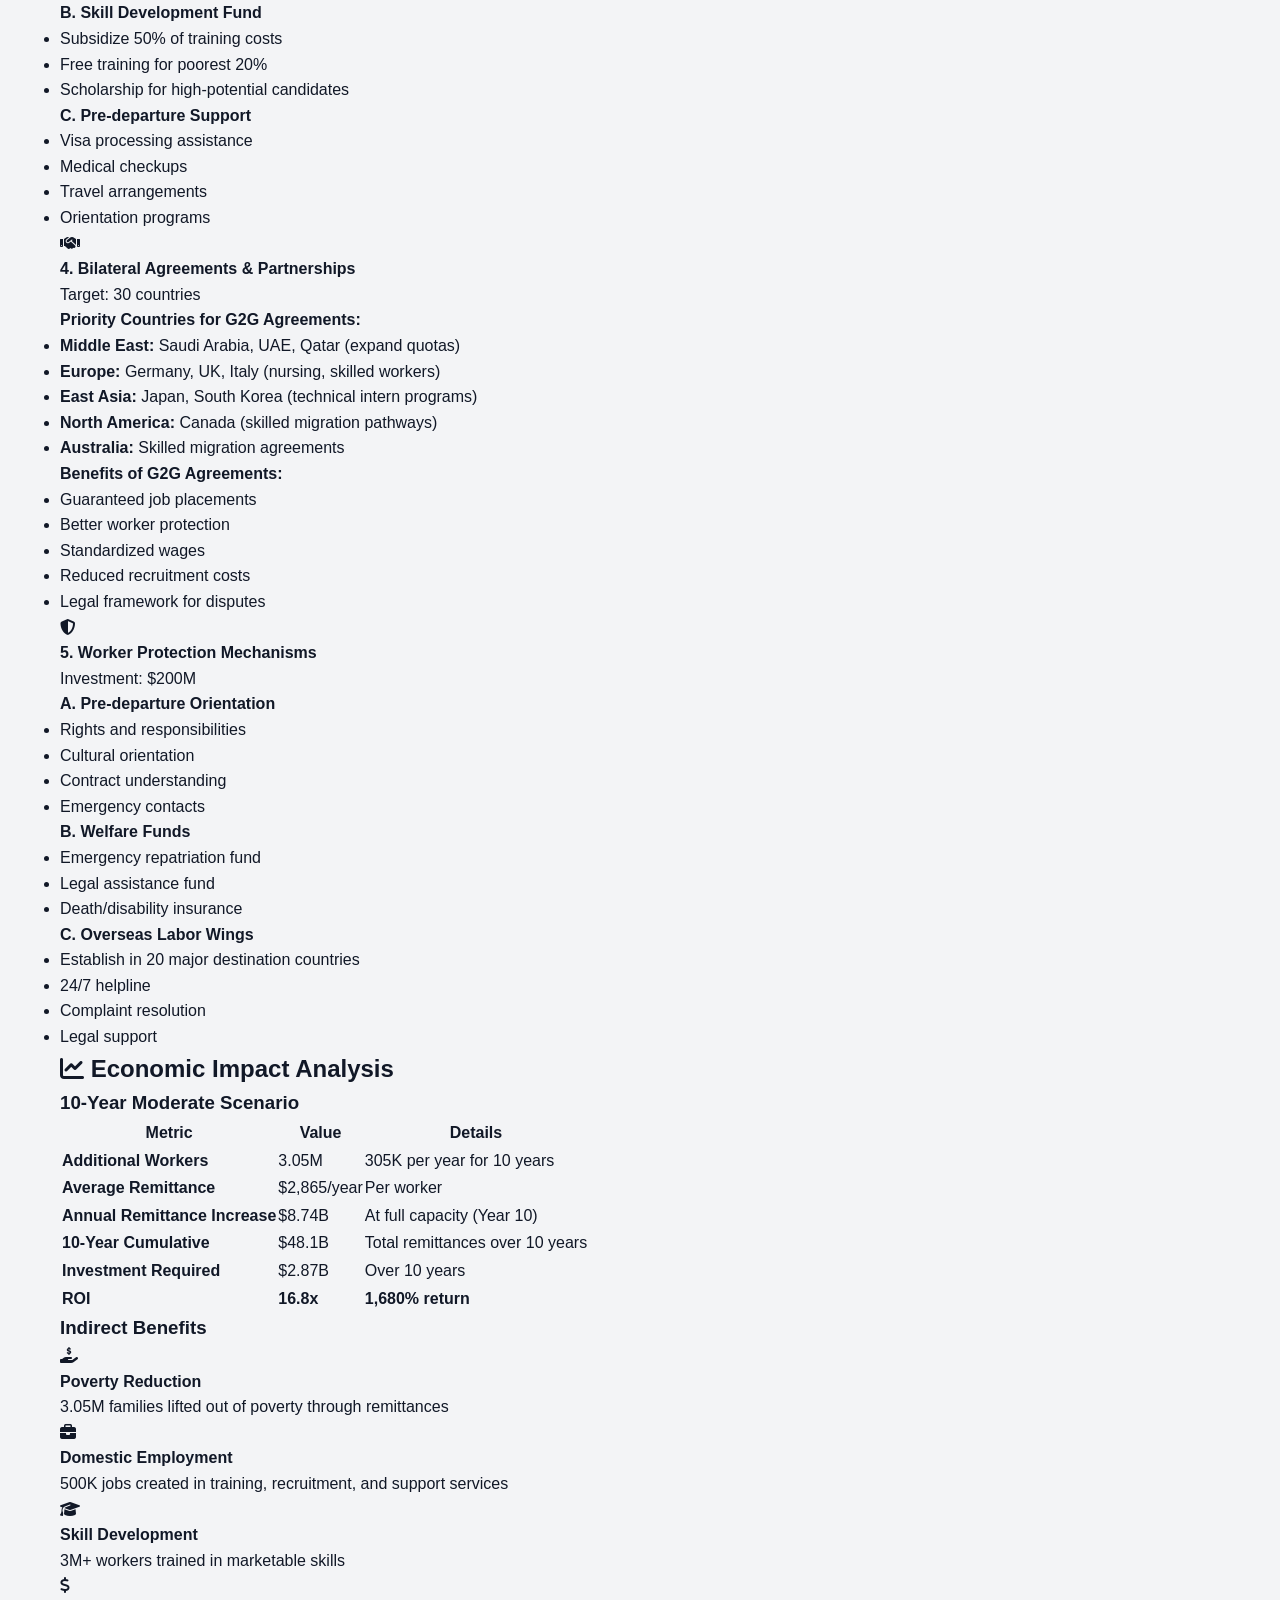
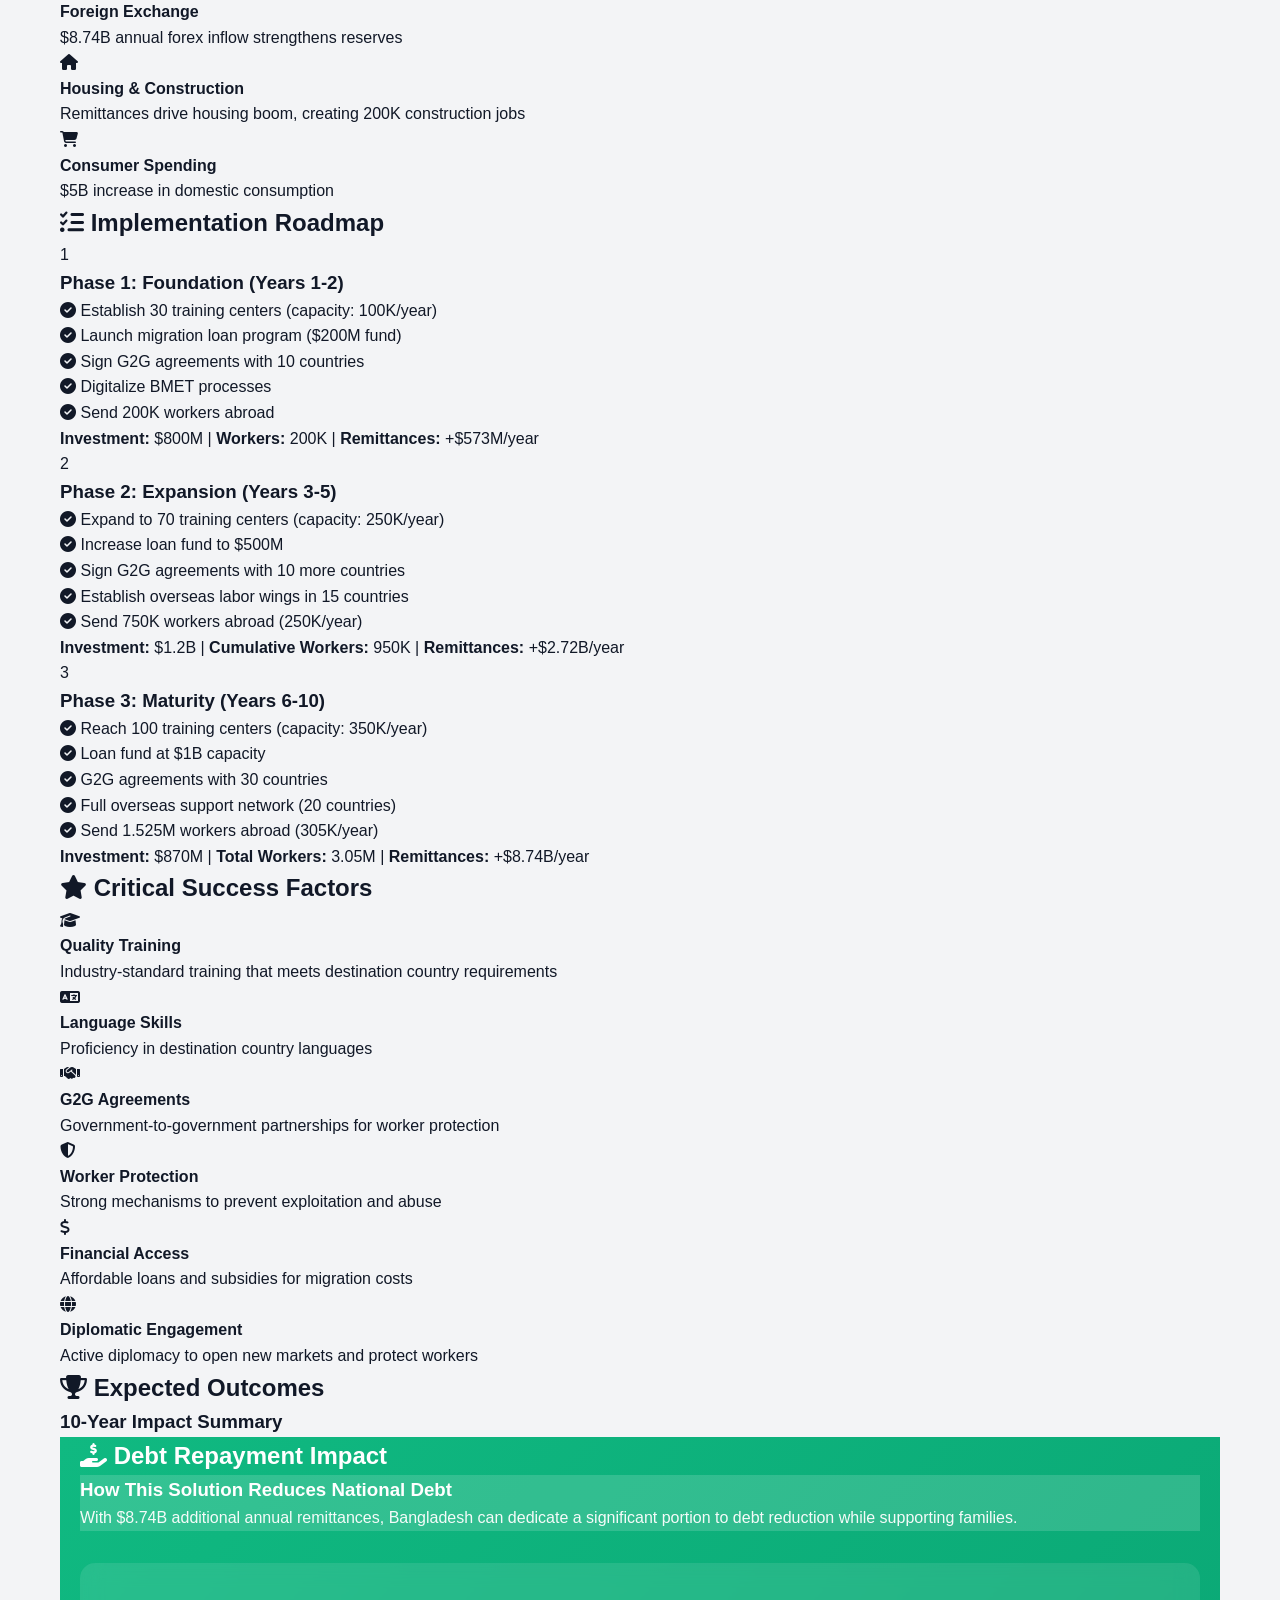
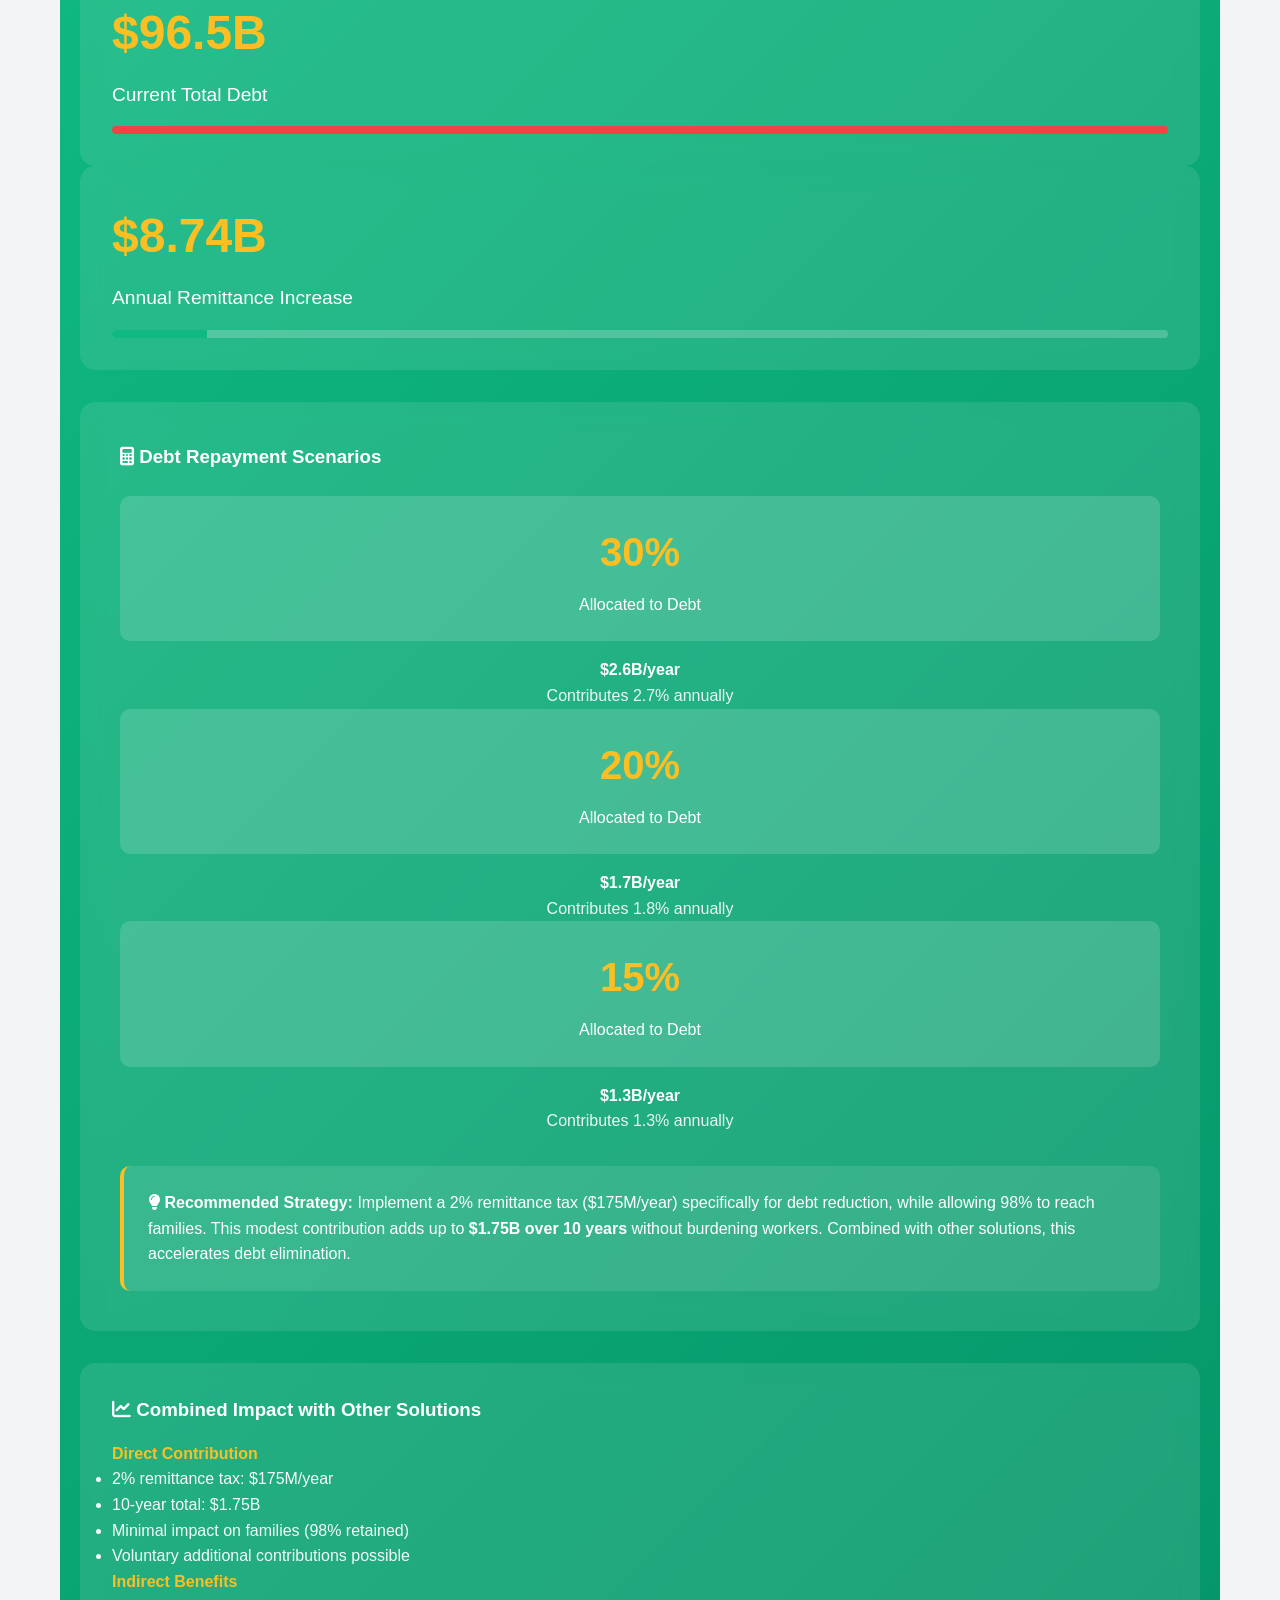
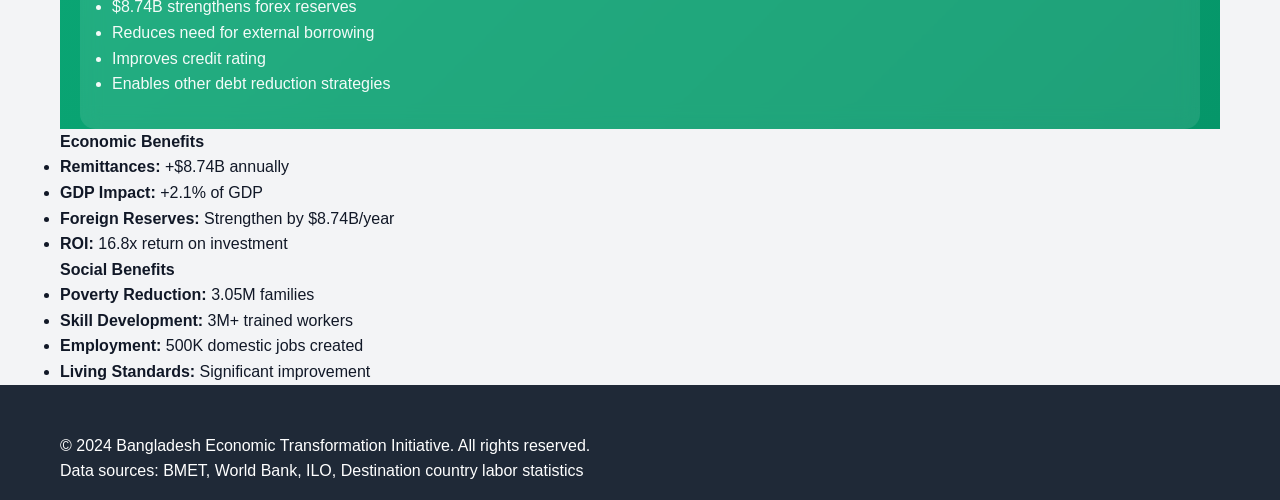
<file: website/foreign-employment.html>
<!DOCTYPE html>
<html lang="en">
<head>
    <meta charset="UTF-8">
    <meta name="viewport" content="width=device-width, initial-scale=1.0">
    <title>Foreign Employment - Bangladesh Economic Transformation</title>
    <link rel="stylesheet" href="styles.css">
    <link rel="stylesheet" href="https://cdnjs.cloudflare.com/ajax/libs/font-awesome/6.4.0/css/all.min.css">
</head>
<body>
    <!-- Navigation -->
    <nav class="navbar">
        <div class="container">
            <div class="nav-brand">
                <i class="fas fa-chart-line"></i>
                <span>Bangladesh Economic Transformation</span>
            </div>
            <ul class="nav-menu">
                <li><a href="index.html"><i class="fas fa-home"></i> Home</a></li>
            </ul>
        </div>
    </nav>

    <!-- Back Button -->
    <div class="container" style="margin-top: 100px;">
        <a href="index.html" class="back-button">
            <i class="fas fa-arrow-left"></i> Back to Solutions
        </a>
    </div>

    <!-- Solution Header -->
    <section class="solution-header">
        <div class="container">
            <div class="solution-icon">
                <i class="fas fa-plane-departure"></i>
            </div>
            <h1>Foreign Employment Expansion</h1>
            <p class="solution-subtitle">Sending 3.05M additional skilled workers abroad to increase remittances by $8.74B annually</p>
            
            <div class="stats-grid">
                <div class="stat-card">
                    <div class="stat-value">$8.74B</div>
                    <div class="stat-label">Annual Remittance Increase</div>
                </div>
                <div class="stat-card">
                    <div class="stat-value">3.05M</div>
                    <div class="stat-label">Additional Workers</div>
                </div>
                <div class="stat-card">
                    <div class="stat-value">10 Years</div>
                    <div class="stat-label">Implementation Timeline</div>
                </div>
                <div class="stat-card">
                    <div class="stat-value">$2.87B</div>
                    <div class="stat-label">Investment Required</div>
                </div>
            </div>
        </div>
    </section>

    <!-- Current Situation -->
    <section class="content-section">
        <div class="container">
            <h2><i class="fas fa-chart-bar"></i> Current Employment Situation</h2>
            
            <div class="highlight-box warning">
                <h3>Opportunity Gap</h3>
                <p>Bangladesh has <strong>10.38 million</strong> potential workers available for foreign employment, but only <strong>7.5 million</strong> are currently working abroad. This represents a massive untapped opportunity.</p>
            </div>

            <div class="data-table">
                <h3>Labor Market Overview (2024)</h3>
                <table>
                    <thead>
                        <tr>
                            <th>Category</th>
                            <th>Population</th>
                            <th>Details</th>
                        </tr>
                    </thead>
                    <tbody>
                        <tr>
                            <td><strong>Total Population</strong></td>
                            <td>171.2M</td>
                            <td>-</td>
                        </tr>
                        <tr>
                            <td>Working Age (15-64)</td>
                            <td>112.4M</td>
                            <td>65.7% of population</td>
                        </tr>
                        <tr>
                            <td>Labor Force</td>
                            <td>72.4M</td>
                            <td>64.4% participation rate</td>
                        </tr>
                        <tr>
                            <td><strong>Unemployed</strong></td>
                            <td>3.62M</td>
                            <td>5.0% unemployment rate</td>
                        </tr>
                        <tr>
                            <td><strong>Underemployed (Agriculture)</strong></td>
                            <td>5.06M</td>
                            <td>Earning <$100/month</td>
                        </tr>
                        <tr>
                            <td><strong>Youth Not in Labor Force</strong></td>
                            <td>1.70M</td>
                            <td>15-24 age group</td>
                        </tr>
                        <tr class="highlight-row">
                            <td><strong>Total Potential Pool</strong></td>
                            <td><strong>10.38M</strong></td>
                            <td><strong>Available for foreign employment</strong></td>
                        </tr>
                    </tbody>
                </table>
            </div>

            <h3>Current Foreign Employment</h3>
            <div class="grid-2">
                <div class="info-card">
                    <h4><i class="fas fa-users"></i> Workers Abroad</h4>
                    <ul>
                        <li><strong>Total:</strong> 7.5 million Bangladeshis</li>
                        <li><strong>Middle East:</strong> 4.5M (60%)</li>
                        <li><strong>Southeast Asia:</strong> 1.2M (16%)</li>
                        <li><strong>Europe:</strong> 0.8M (11%)</li>
                        <li><strong>North America:</strong> 0.5M (7%)</li>
                        <li><strong>Others:</strong> 0.5M (6%)</li>
                    </ul>
                </div>

                <div class="info-card">
                    <h4><i class="fas fa-money-bill-wave"></i> Current Remittances</h4>
                    <ul>
                        <li><strong>Annual Total:</strong> $21.9 billion (2023)</li>
                        <li><strong>Average per Worker:</strong> $2,920/year</li>
                        <li><strong>% of GDP:</strong> 5.3%</li>
                        <li><strong>Trend:</strong> Growing 8-10% annually</li>
                        <li><strong>Rank:</strong> 7th largest globally</li>
                    </ul>
                </div>
            </div>
        </div>
    </section>

    <!-- Destination Countries -->
    <section class="content-section bg-light">
        <div class="container">
            <h2><i class="fas fa-globe-americas"></i> Target Destination Countries</h2>
            
            <div class="destination-card">
                <div class="destination-header">
                    <div class="destination-icon"><i class="fas fa-mosque"></i></div>
                    <div>
                        <h3>Middle East</h3>
                        <div class="destination-meta">
                            <span class="badge badge-info">Current: 4.5M</span>
                            <span class="badge badge-success">Potential: +2.0M</span>
                            <span class="badge badge-warning">Salary: $300-800/mo</span>
                        </div>
                    </div>
                </div>
                <div class="destination-content">
                    <h4>Key Countries:</h4>
                    <div class="country-grid">
                        <div class="country-item">
                            <strong>🇸🇦 Saudi Arabia</strong>
                            <p>Construction, hospitality, domestic work</p>
                            <span class="salary-badge">$400-700/mo</span>
                        </div>
                        <div class="country-item">
                            <strong>🇦🇪 UAE</strong>
                            <p>Construction, retail, services</p>
                            <span class="salary-badge">$500-800/mo</span>
                        </div>
                        <div class="country-item">
                            <strong>🇶🇦 Qatar</strong>
                            <p>Construction, hospitality, logistics</p>
                            <span class="salary-badge">$450-750/mo</span>
                        </div>
                        <div class="country-item">
                            <strong>🇴🇲 Oman</strong>
                            <p>Construction, agriculture, services</p>
                            <span class="salary-badge">$350-600/mo</span>
                        </div>
                        <div class="country-item">
                            <strong>🇰🇼 Kuwait</strong>
                            <p>Domestic work, construction, retail</p>
                            <span class="salary-badge">$400-650/mo</span>
                        </div>
                        <div class="country-item">
                            <strong>🇧🇭 Bahrain</strong>
                            <p>Services, construction, hospitality</p>
                            <span class="salary-badge">$350-600/mo</span>
                        </div>
                    </div>
                    <p><strong>Skills Needed:</strong> Construction, hospitality, domestic work, driving, basic technical skills</p>
                </div>
            </div>

            <div class="destination-card">
                <div class="destination-header">
                    <div class="destination-icon"><i class="fas fa-flag"></i></div>
                    <div>
                        <h3>Europe</h3>
                        <div class="destination-meta">
                            <span class="badge badge-info">Current: 0.8M</span>
                            <span class="badge badge-success">Potential: +1.5M</span>
                            <span class="badge badge-warning">Salary: $2,000-4,500/mo</span>
                        </div>
                    </div>
                </div>
                <div class="destination-content">
                    <h4>Key Countries:</h4>
                    <div class="country-grid">
                        <div class="country-item">
                            <strong>🇬🇧 United Kingdom</strong>
                            <p>Healthcare, IT, hospitality</p>
                            <span class="salary-badge">$2,500-4,500/mo</span>
                        </div>
                        <div class="country-item">
                            <strong>🇩🇪 Germany</strong>
                            <p>Nursing, engineering, IT</p>
                            <span class="salary-badge">$2,800-4,500/mo</span>
                        </div>
                        <div class="country-item">
                            <strong>🇮🇹 Italy</strong>
                            <p>Agriculture, caregiving, hospitality</p>
                            <span class="salary-badge">$1,800-3,000/mo</span>
                        </div>
                        <div class="country-item">
                            <strong>🇪🇸 Spain</strong>
                            <p>Agriculture, hospitality, caregiving</p>
                            <span class="salary-badge">$1,600-2,800/mo</span>
                        </div>
                        <div class="country-item">
                            <strong>🇵🇹 Portugal</strong>
                            <p>Construction, hospitality, agriculture</p>
                            <span class="salary-badge">$1,400-2,500/mo</span>
                        </div>
                        <div class="country-item">
                            <strong>🇵🇱 Poland</strong>
                            <p>Manufacturing, construction, logistics</p>
                            <span class="salary-badge">$1,200-2,200/mo</span>
                        </div>
                    </div>
                    <p><strong>Skills Needed:</strong> English/local language, nursing, IT, engineering, skilled trades</p>
                </div>
            </div>

            <div class="destination-card">
                <div class="destination-header">
                    <div class="destination-icon"><i class="fas fa-flag-usa"></i></div>
                    <div>
                        <h3>North America</h3>
                        <div class="destination-meta">
                            <span class="badge badge-info">Current: 0.5M</span>
                            <span class="badge badge-success">Potential: +1.0M</span>
                            <span class="badge badge-warning">Salary: $3,000-8,000/mo</span>
                        </div>
                    </div>
                </div>
                <div class="destination-content">
                    <h4>Key Countries:</h4>
                    <div class="country-grid">
                        <div class="country-item">
                            <strong>🇺🇸 United States</strong>
                            <p>IT, healthcare, engineering</p>
                            <span class="salary-badge">$4,000-8,000/mo</span>
                        </div>
                        <div class="country-item">
                            <strong>🇨🇦 Canada</strong>
                            <p>IT, healthcare, skilled trades</p>
                            <span class="salary-badge">$3,000-6,000/mo</span>
                        </div>
                    </div>
                    <p><strong>Skills Needed:</strong> High-level IT, medical degrees, engineering, professional certifications</p>
                </div>
            </div>

            <div class="destination-card">
                <div class="destination-header">
                    <div class="destination-icon"><i class="fas fa-yen-sign"></i></div>
                    <div>
                        <h3>East Asia</h3>
                        <div class="destination-meta">
                            <span class="badge badge-info">Current: 0.3M</span>
                            <span class="badge badge-success">Potential: +0.5M</span>
                            <span class="badge badge-warning">Salary: $1,500-3,500/mo</span>
                        </div>
                    </div>
                </div>
                <div class="destination-content">
                    <h4>Key Countries:</h4>
                    <div class="country-grid">
                        <div class="country-item">
                            <strong>🇯🇵 Japan</strong>
                            <p>Manufacturing, caregiving, construction</p>
                            <span class="salary-badge">$2,000-3,500/mo</span>
                        </div>
                        <div class="country-item">
                            <strong>🇰🇷 South Korea</strong>
                            <p>Manufacturing, construction, agriculture</p>
                            <span class="salary-badge">$1,800-3,000/mo</span>
                        </div>
                        <div class="country-item">
                            <strong>🇸🇬 Singapore</strong>
                            <p>Construction, domestic work, services</p>
                            <span class="salary-badge">$600-1,500/mo</span>
                        </div>
                    </div>
                    <p><strong>Skills Needed:</strong> Japanese/Korean language, technical skills, caregiving certification</p>
                </div>
            </div>

            <div class="destination-card">
                <div class="destination-header">
                    <div class="destination-icon"><i class="fas fa-landmark"></i></div>
                    <div>
                        <h3>Australia & New Zealand</h3>
                        <div class="destination-meta">
                            <span class="badge badge-info">Current: 0.2M</span>
                            <span class="badge badge-success">Potential: +0.3M</span>
                            <span class="badge badge-warning">Salary: $3,500-6,000/mo</span>
                        </div>
                    </div>
                </div>
                <div class="destination-content">
                    <h4>Key Countries:</h4>
                    <div class="country-grid">
                        <div class="country-item">
                            <strong>🇦🇺 Australia</strong>
                            <p>Healthcare, IT, skilled trades</p>
                            <span class="salary-badge">$4,000-6,000/mo</span>
                        </div>
                        <div class="country-item">
                            <strong>🇳🇿 New Zealand</strong>
                            <p>Agriculture, healthcare, IT</p>
                            <span class="salary-badge">$3,500-5,500/mo</span>
                        </div>
                    </div>
                    <p><strong>Skills Needed:</strong> Professional qualifications, English proficiency, skilled trades certification</p>
                </div>
            </div>
        </div>
    </section>

    <!-- Implementation Strategy -->
    <section class="content-section">
        <div class="container">
            <h2><i class="fas fa-rocket"></i> Implementation Strategy</h2>
            
            <div class="highlight-box success">
                <h3>Moderate Scenario (Recommended)</h3>
                <p>Send <strong>3.05 million</strong> additional workers abroad over 10 years, increasing remittances by <strong>$8.74 billion</strong> annually.</p>
            </div>

            <h3>Key Components</h3>

            <div class="measure-card">
                <div class="measure-header">
                    <div class="measure-icon"><i class="fas fa-building"></i></div>
                    <div>
                        <h4>1. Institutional Framework</h4>
                        <div class="measure-meta">
                            <span class="badge badge-info">Investment: $500M</span>
                        </div>
                    </div>
                </div>
                <div class="measure-content">
                    <h4>A. Bureau of Manpower, Employment and Training (BMET)</h4>
                    <ul>
                        <li>Expand capacity to process 500K workers/year</li>
                        <li>Digitalize all processes</li>
                        <li>Establish overseas offices in 20 countries</li>
                        <li>Create job matching platform</li>
                    </ul>
                    
                    <h4>B. Technical Training Centers (100 centers)</h4>
                    <ul>
                        <li>Construction skills (masonry, plumbing, electrical)</li>
                        <li>Hospitality training (cooking, housekeeping)</li>
                        <li>Healthcare (nursing, caregiving)</li>
                        <li>IT & digital skills</li>
                        <li>Capacity: 300,000 trainees/year</li>
                    </ul>
                    
                    <h4>C. Language Training Centers (50 centers)</h4>
                    <ul>
                        <li>English (for Europe, North America, Australia)</li>
                        <li>Arabic (for Middle East)</li>
                        <li>Japanese & Korean (for East Asia)</li>
                        <li>Capacity: 200,000 trainees/year</li>
                    </ul>
                </div>
            </div>

            <div class="measure-card">
                <div class="measure-header">
                    <div class="measure-icon"><i class="fas fa-graduation-cap"></i></div>
                    <div>
                        <h4>2. Training Programs by Destination</h4>
                        <div class="measure-meta">
                            <span class="badge badge-info">Investment: $1.2B</span>
                        </div>
                    </div>
                </div>
                <div class="measure-content">
                    <h4>Middle East Programs (200K/year)</h4>
                    <ul>
                        <li>Construction skills: 80K</li>
                        <li>Hospitality: 60K</li>
                        <li>Domestic work: 40K</li>
                        <li>Driving & logistics: 20K</li>
                        <li>Duration: 3-6 months</li>
                        <li>Cost: $300-500 per person</li>
                    </ul>
                    
                    <h4>Europe Programs (150K/year)</h4>
                    <ul>
                        <li>Nursing & caregiving: 80K</li>
                        <li>IT & digital: 30K</li>
                        <li>Skilled trades: 25K</li>
                        <li>Hospitality: 15K</li>
                        <li>Duration: 6-12 months</li>
                        <li>Cost: $1,000-2,000 per person</li>
                    </ul>
                    
                    <h4>North America Programs (100K/year)</h4>
                    <ul>
                        <li>IT professionals: 50K</li>
                        <li>Healthcare: 30K</li>
                        <li>Engineering: 20K</li>
                        <li>Duration: 12-24 months</li>
                        <li>Cost: $2,000-5,000 per person</li>
                    </ul>
                </div>
            </div>

            <div class="measure-card">
                <div class="measure-header">
                    <div class="measure-icon"><i class="fas fa-dollar-sign"></i></div>
                    <div>
                        <h4>3. Financial Support Mechanisms</h4>
                        <div class="measure-meta">
                            <span class="badge badge-info">Fund Size: $1B</span>
                        </div>
                    </div>
                </div>
                <div class="measure-content">
                    <h4>A. Migration Loan Program</h4>
                    <ul>
                        <li>Low-interest loans (5% APR)</li>
                        <li>Cover training, visa, travel costs</li>
                        <li>Loan amount: $500-3,000</li>
                        <li>Repayment: 12-24 months</li>
                        <li>Target: 200,000 loans/year</li>
                    </ul>
                    
                    <h4>B. Skill Development Fund</h4>
                    <ul>
                        <li>Subsidize 50% of training costs</li>
                        <li>Free training for poorest 20%</li>
                        <li>Scholarship for high-potential candidates</li>
                    </ul>
                    
                    <h4>C. Pre-departure Support</h4>
                    <ul>
                        <li>Visa processing assistance</li>
                        <li>Medical checkups</li>
                        <li>Travel arrangements</li>
                        <li>Orientation programs</li>
                    </ul>
                </div>
            </div>

            <div class="measure-card">
                <div class="measure-header">
                    <div class="measure-icon"><i class="fas fa-handshake"></i></div>
                    <div>
                        <h4>4. Bilateral Agreements & Partnerships</h4>
                        <div class="measure-meta">
                            <span class="badge badge-info">Target: 30 countries</span>
                        </div>
                    </div>
                </div>
                <div class="measure-content">
                    <h4>Priority Countries for G2G Agreements:</h4>
                    <ul>
                        <li><strong>Middle East:</strong> Saudi Arabia, UAE, Qatar (expand quotas)</li>
                        <li><strong>Europe:</strong> Germany, UK, Italy (nursing, skilled workers)</li>
                        <li><strong>East Asia:</strong> Japan, South Korea (technical intern programs)</li>
                        <li><strong>North America:</strong> Canada (skilled migration pathways)</li>
                        <li><strong>Australia:</strong> Skilled migration agreements</li>
                    </ul>
                    
                    <h4>Benefits of G2G Agreements:</h4>
                    <ul>
                        <li>Guaranteed job placements</li>
                        <li>Better worker protection</li>
                        <li>Standardized wages</li>
                        <li>Reduced recruitment costs</li>
                        <li>Legal framework for disputes</li>
                    </ul>
                </div>
            </div>

            <div class="measure-card">
                <div class="measure-header">
                    <div class="measure-icon"><i class="fas fa-shield-alt"></i></div>
                    <div>
                        <h4>5. Worker Protection Mechanisms</h4>
                        <div class="measure-meta">
                            <span class="badge badge-info">Investment: $200M</span>
                        </div>
                    </div>
                </div>
                <div class="measure-content">
                    <h4>A. Pre-departure Orientation</h4>
                    <ul>
                        <li>Rights and responsibilities</li>
                        <li>Cultural orientation</li>
                        <li>Contract understanding</li>
                        <li>Emergency contacts</li>
                    </ul>
                    
                    <h4>B. Welfare Funds</h4>
                    <ul>
                        <li>Emergency repatriation fund</li>
                        <li>Legal assistance fund</li>
                        <li>Death/disability insurance</li>
                    </ul>
                    
                    <h4>C. Overseas Labor Wings</h4>
                    <ul>
                        <li>Establish in 20 major destination countries</li>
                        <li>24/7 helpline</li>
                        <li>Complaint resolution</li>
                        <li>Legal support</li>
                    </ul>
                </div>
            </div>
        </div>
    </section>

    <!-- Economic Impact -->
    <section class="content-section bg-light">
        <div class="container">
            <h2><i class="fas fa-chart-line"></i> Economic Impact Analysis</h2>
            
            <div class="data-table">
                <h3>10-Year Moderate Scenario</h3>
                <table>
                    <thead>
                        <tr>
                            <th>Metric</th>
                            <th>Value</th>
                            <th>Details</th>
                        </tr>
                    </thead>
                    <tbody>
                        <tr>
                            <td><strong>Additional Workers</strong></td>
                            <td>3.05M</td>
                            <td>305K per year for 10 years</td>
                        </tr>
                        <tr>
                            <td><strong>Average Remittance</strong></td>
                            <td>$2,865/year</td>
                            <td>Per worker</td>
                        </tr>
                        <tr>
                            <td><strong>Annual Remittance Increase</strong></td>
                            <td>$8.74B</td>
                            <td>At full capacity (Year 10)</td>
                        </tr>
                        <tr>
                            <td><strong>10-Year Cumulative</strong></td>
                            <td>$48.1B</td>
                            <td>Total remittances over 10 years</td>
                        </tr>
                        <tr>
                            <td><strong>Investment Required</strong></td>
                            <td>$2.87B</td>
                            <td>Over 10 years</td>
                        </tr>
                        <tr class="highlight-row">
                            <td><strong>ROI</strong></td>
                            <td><strong>16.8x</strong></td>
                            <td><strong>1,680% return</strong></td>
                        </tr>
                    </tbody>
                </table>
            </div>

            <h3>Indirect Benefits</h3>
            <div class="grid-3">
                <div class="benefit-card">
                    <i class="fas fa-hand-holding-usd"></i>
                    <h4>Poverty Reduction</h4>
                    <p>3.05M families lifted out of poverty through remittances</p>
                </div>
                <div class="benefit-card">
                    <i class="fas fa-briefcase"></i>
                    <h4>Domestic Employment</h4>
                    <p>500K jobs created in training, recruitment, and support services</p>
                </div>
                <div class="benefit-card">
                    <i class="fas fa-graduation-cap"></i>
                    <h4>Skill Development</h4>
                    <p>3M+ workers trained in marketable skills</p>
                </div>
                <div class="benefit-card">
                    <i class="fas fa-dollar-sign"></i>
                    <h4>Foreign Exchange</h4>
                    <p>$8.74B annual forex inflow strengthens reserves</p>
                </div>
                <div class="benefit-card">
                    <i class="fas fa-home"></i>
                    <h4>Housing & Construction</h4>
                    <p>Remittances drive housing boom, creating 200K construction jobs</p>
                </div>
                <div class="benefit-card">
                    <i class="fas fa-shopping-cart"></i>
                    <h4>Consumer Spending</h4>
                    <p>$5B increase in domestic consumption</p>
                </div>
            </div>
        </div>
    </section>

    <!-- Implementation Phases -->
    <section class="content-section">
        <div class="container">
            <h2><i class="fas fa-tasks"></i> Implementation Roadmap</h2>
            
            <div class="phase-card">
                <div class="phase-number">1</div>
                <div class="phase-content">
                    <h3>Phase 1: Foundation (Years 1-2)</h3>
                    <div class="phase-actions">
                        <div class="action-item">
                            <i class="fas fa-check-circle"></i>
                            <span>Establish 30 training centers (capacity: 100K/year)</span>
                        </div>
                        <div class="action-item">
                            <i class="fas fa-check-circle"></i>
                            <span>Launch migration loan program ($200M fund)</span>
                        </div>
                        <div class="action-item">
                            <i class="fas fa-check-circle"></i>
                            <span>Sign G2G agreements with 10 countries</span>
                        </div>
                        <div class="action-item">
                            <i class="fas fa-check-circle"></i>
                            <span>Digitalize BMET processes</span>
                        </div>
                        <div class="action-item">
                            <i class="fas fa-check-circle"></i>
                            <span>Send 200K workers abroad</span>
                        </div>
                    </div>
                    <div class="phase-outcome">
                        <strong>Investment:</strong> $800M | <strong>Workers:</strong> 200K | <strong>Remittances:</strong> +$573M/year
                    </div>
                </div>
            </div>

            <div class="phase-card">
                <div class="phase-number">2</div>
                <div class="phase-content">
                    <h3>Phase 2: Expansion (Years 3-5)</h3>
                    <div class="phase-actions">
                        <div class="action-item">
                            <i class="fas fa-check-circle"></i>
                            <span>Expand to 70 training centers (capacity: 250K/year)</span>
                        </div>
                        <div class="action-item">
                            <i class="fas fa-check-circle"></i>
                            <span>Increase loan fund to $500M</span>
                        </div>
                        <div class="action-item">
                            <i class="fas fa-check-circle"></i>
                            <span>Sign G2G agreements with 10 more countries</span>
                        </div>
                        <div class="action-item">
                            <i class="fas fa-check-circle"></i>
                            <span>Establish overseas labor wings in 15 countries</span>
                        </div>
                        <div class="action-item">
                            <i class="fas fa-check-circle"></i>
                            <span>Send 750K workers abroad (250K/year)</span>
                        </div>
                    </div>
                    <div class="phase-outcome">
                        <strong>Investment:</strong> $1.2B | <strong>Cumulative Workers:</strong> 950K | <strong>Remittances:</strong> +$2.72B/year
                    </div>
                </div>
            </div>

            <div class="phase-card">
                <div class="phase-number">3</div>
                <div class="phase-content">
                    <h3>Phase 3: Maturity (Years 6-10)</h3>
                    <div class="phase-actions">
                        <div class="action-item">
                            <i class="fas fa-check-circle"></i>
                            <span>Reach 100 training centers (capacity: 350K/year)</span>
                        </div>
                        <div class="action-item">
                            <i class="fas fa-check-circle"></i>
                            <span>Loan fund at $1B capacity</span>
                        </div>
                        <div class="action-item">
                            <i class="fas fa-check-circle"></i>
                            <span>G2G agreements with 30 countries</span>
                        </div>
                        <div class="action-item">
                            <i class="fas fa-check-circle"></i>
                            <span>Full overseas support network (20 countries)</span>
                        </div>
                        <div class="action-item">
                            <i class="fas fa-check-circle"></i>
                            <span>Send 1.525M workers abroad (305K/year)</span>
                        </div>
                    </div>
                    <div class="phase-outcome">
                        <strong>Investment:</strong> $870M | <strong>Total Workers:</strong> 3.05M | <strong>Remittances:</strong> +$8.74B/year
                    </div>
                </div>
            </div>
        </div>
    </section>

    <!-- Success Factors -->
    <section class="content-section bg-light">
        <div class="container">
            <h2><i class="fas fa-star"></i> Critical Success Factors</h2>
            
            <div class="grid-3">
                <div class="success-factor">
                    <i class="fas fa-graduation-cap"></i>
                    <h4>Quality Training</h4>
                    <p>Industry-standard training that meets destination country requirements</p>
                </div>
                <div class="success-factor">
                    <i class="fas fa-language"></i>
                    <h4>Language Skills</h4>
                    <p>Proficiency in destination country languages</p>
                </div>
                <div class="success-factor">
                    <i class="fas fa-handshake"></i>
                    <h4>G2G Agreements</h4>
                    <p>Government-to-government partnerships for worker protection</p>
                </div>
                <div class="success-factor">
                    <i class="fas fa-shield-alt"></i>
                    <h4>Worker Protection</h4>
                    <p>Strong mechanisms to prevent exploitation and abuse</p>
                </div>
                <div class="success-factor">
                    <i class="fas fa-dollar-sign"></i>
                    <h4>Financial Access</h4>
                    <p>Affordable loans and subsidies for migration costs</p>
                </div>
                <div class="success-factor">
                    <i class="fas fa-globe"></i>
                    <h4>Diplomatic Engagement</h4>
                    <p>Active diplomacy to open new markets and protect workers</p>
                </div>
            </div>
        </div>
    </section>

    <!-- Expected Outcomes -->
    <section class="content-section">
        <div class="container">
            <h2><i class="fas fa-trophy"></i> Expected Outcomes</h2>
            
            <div class="highlight-box success">
                <h3>10-Year Impact Summary</h3>
    <!-- Debt Repayment Impact -->
    <section class="content-section" style="background: linear-gradient(135deg, #10b981 0%, #059669 100%); color: white;">
        <div class="container">
            <h2 style="color: white; border-bottom-color: rgba(255,255,255,0.3);"><i class="fas fa-hand-holding-usd"></i> Debt Repayment Impact</h2>
            
            <div class="highlight-box" style="background: rgba(255,255,255,0.15); border-left-color: #fbbf24;">
                <h3 style="color: white;">How This Solution Reduces National Debt</h3>
                <p style="color: white; opacity: 0.95;">With $8.74B additional annual remittances, Bangladesh can dedicate a significant portion to debt reduction while supporting families.</p>
            </div>

            <div class="grid-2" style="margin-top: 2rem;">
                <div style="background: rgba(255,255,255,0.1); padding: 2rem; border-radius: 15px; backdrop-filter: blur(10px);">
                    <h3 style="color: #fbbf24; font-size: 3rem; margin-bottom: 0.5rem;">$96.5B</h3>
                    <p style="color: white; font-size: 1.2rem; margin-bottom: 1rem;">Current Total Debt</p>
                    <div style="background: rgba(255,255,255,0.2); height: 8px; border-radius: 4px; overflow: hidden;">
                        <div style="background: #ef4444; width: 100%; height: 100%;"></div>
                    </div>
                </div>

                <div style="background: rgba(255,255,255,0.1); padding: 2rem; border-radius: 15px; backdrop-filter: blur(10px);">
                    <h3 style="color: #fbbf24; font-size: 3rem; margin-bottom: 0.5rem;">$8.74B</h3>
                    <p style="color: white; font-size: 1.2rem; margin-bottom: 1rem;">Annual Remittance Increase</p>
                    <div style="background: rgba(255,255,255,0.2); height: 8px; border-radius: 4px; overflow: hidden;">
                        <div style="background: #10b981; width: 9%; height: 100%;"></div>
                    </div>
                </div>
            </div>

            <div style="background: rgba(255,255,255,0.1); padding: 2.5rem; border-radius: 15px; margin-top: 2rem; backdrop-filter: blur(10px);">
                <h3 style="color: white; margin-bottom: 1.5rem;"><i class="fas fa-calculator"></i> Debt Repayment Scenarios</h3>
                
                <div class="grid-3">
                    <div style="text-align: center;">
                        <div style="background: rgba(255,255,255,0.15); padding: 1.5rem; border-radius: 10px; margin-bottom: 1rem;">
                            <div style="font-size: 2.5rem; color: #fbbf24; font-weight: bold;">30%</div>
                            <div style="color: white; margin-top: 0.5rem;">Allocated to Debt</div>
                        </div>
                        <div style="color: white;">
                            <strong>$2.6B/year</strong><br>
                            <span style="opacity: 0.9;">Contributes 2.7% annually</span>
                        </div>
                    </div>

                    <div style="text-align: center;">
                        <div style="background: rgba(255,255,255,0.15); padding: 1.5rem; border-radius: 10px; margin-bottom: 1rem;">
                            <div style="font-size: 2.5rem; color: #fbbf24; font-weight: bold;">20%</div>
                            <div style="color: white; margin-top: 0.5rem;">Allocated to Debt</div>
                        </div>
                        <div style="color: white;">
                            <strong>$1.7B/year</strong><br>
                            <span style="opacity: 0.9;">Contributes 1.8% annually</span>
                        </div>
                    </div>

                    <div style="text-align: center;">
                        <div style="background: rgba(255,255,255,0.15); padding: 1.5rem; border-radius: 10px; margin-bottom: 1rem;">
                            <div style="font-size: 2.5rem; color: #fbbf24; font-weight: bold;">15%</div>
                            <div style="color: white; margin-top: 0.5rem;">Allocated to Debt</div>
                        </div>
                        <div style="color: white;">
                            <strong>$1.3B/year</strong><br>
                            <span style="opacity: 0.9;">Contributes 1.3% annually</span>
                        </div>
                    </div>
                </div>

                <div style="background: rgba(255,255,255,0.1); padding: 1.5rem; border-radius: 10px; margin-top: 2rem; border-left: 4px solid #fbbf24;">
                    <p style="color: white; margin: 0;"><strong><i class="fas fa-lightbulb"></i> Recommended Strategy:</strong> Implement a 2% remittance tax ($175M/year) specifically for debt reduction, while allowing 98% to reach families. This modest contribution adds up to <strong>$1.75B over 10 years</strong> without burdening workers. Combined with other solutions, this accelerates debt elimination.</p>
                </div>
            </div>

            <div style="background: rgba(255,255,255,0.1); padding: 2rem; border-radius: 15px; margin-top: 2rem; backdrop-filter: blur(10px);">
                <h3 style="color: white; margin-bottom: 1rem;"><i class="fas fa-chart-line"></i> Combined Impact with Other Solutions</h3>
                <div class="grid-2">
                    <div>
                        <h4 style="color: #fbbf24;">Direct Contribution</h4>
                        <ul style="color: white; opacity: 0.95;">
                            <li>2% remittance tax: $175M/year</li>
                            <li>10-year total: $1.75B</li>
                            <li>Minimal impact on families (98% retained)</li>
                            <li>Voluntary additional contributions possible</li>
                        </ul>
                    </div>
                    <div>
                        <h4 style="color: #fbbf24;">Indirect Benefits</h4>
                        <ul style="color: white; opacity: 0.95;">
                            <li>$8.74B strengthens forex reserves</li>
                            <li>Reduces need for external borrowing</li>
                            <li>Improves credit rating</li>
                            <li>Enables other debt reduction strategies</li>
                        </ul>
                    </div>
                </div>
            </div>
        </div>
    </section>

                <div class="grid-2">
                    <div>
                        <h4>Economic Benefits</h4>
                        <ul>
                            <li><strong>Remittances:</strong> +$8.74B annually</li>
                            <li><strong>GDP Impact:</strong> +2.1% of GDP</li>
                            <li><strong>Foreign Reserves:</strong> Strengthen by $8.74B/year</li>
                            <li><strong>ROI:</strong> 16.8x return on investment</li>
                        </ul>
                    </div>
                    <div>
                        <h4>Social Benefits</h4>
                        <ul>
                            <li><strong>Poverty Reduction:</strong> 3.05M families</li>
                            <li><strong>Skill Development:</strong> 3M+ trained workers</li>
                            <li><strong>Employment:</strong> 500K domestic jobs created</li>
                            <li><strong>Living Standards:</strong> Significant improvement</li>
                        </ul>
                    </div>
                </div>
            </div>
        </div>
    </section>

    <!-- Footer -->
    <footer class="footer">
        <div class="container">
            <p>&copy; 2024 Bangladesh Economic Transformation Initiative. All rights reserved.</p>
            <p>Data sources: BMET, World Bank, ILO, Destination country labor statistics</p>
        </div>
    </footer>

    <script src="script.js"></script>
</body>
</html>
</file>
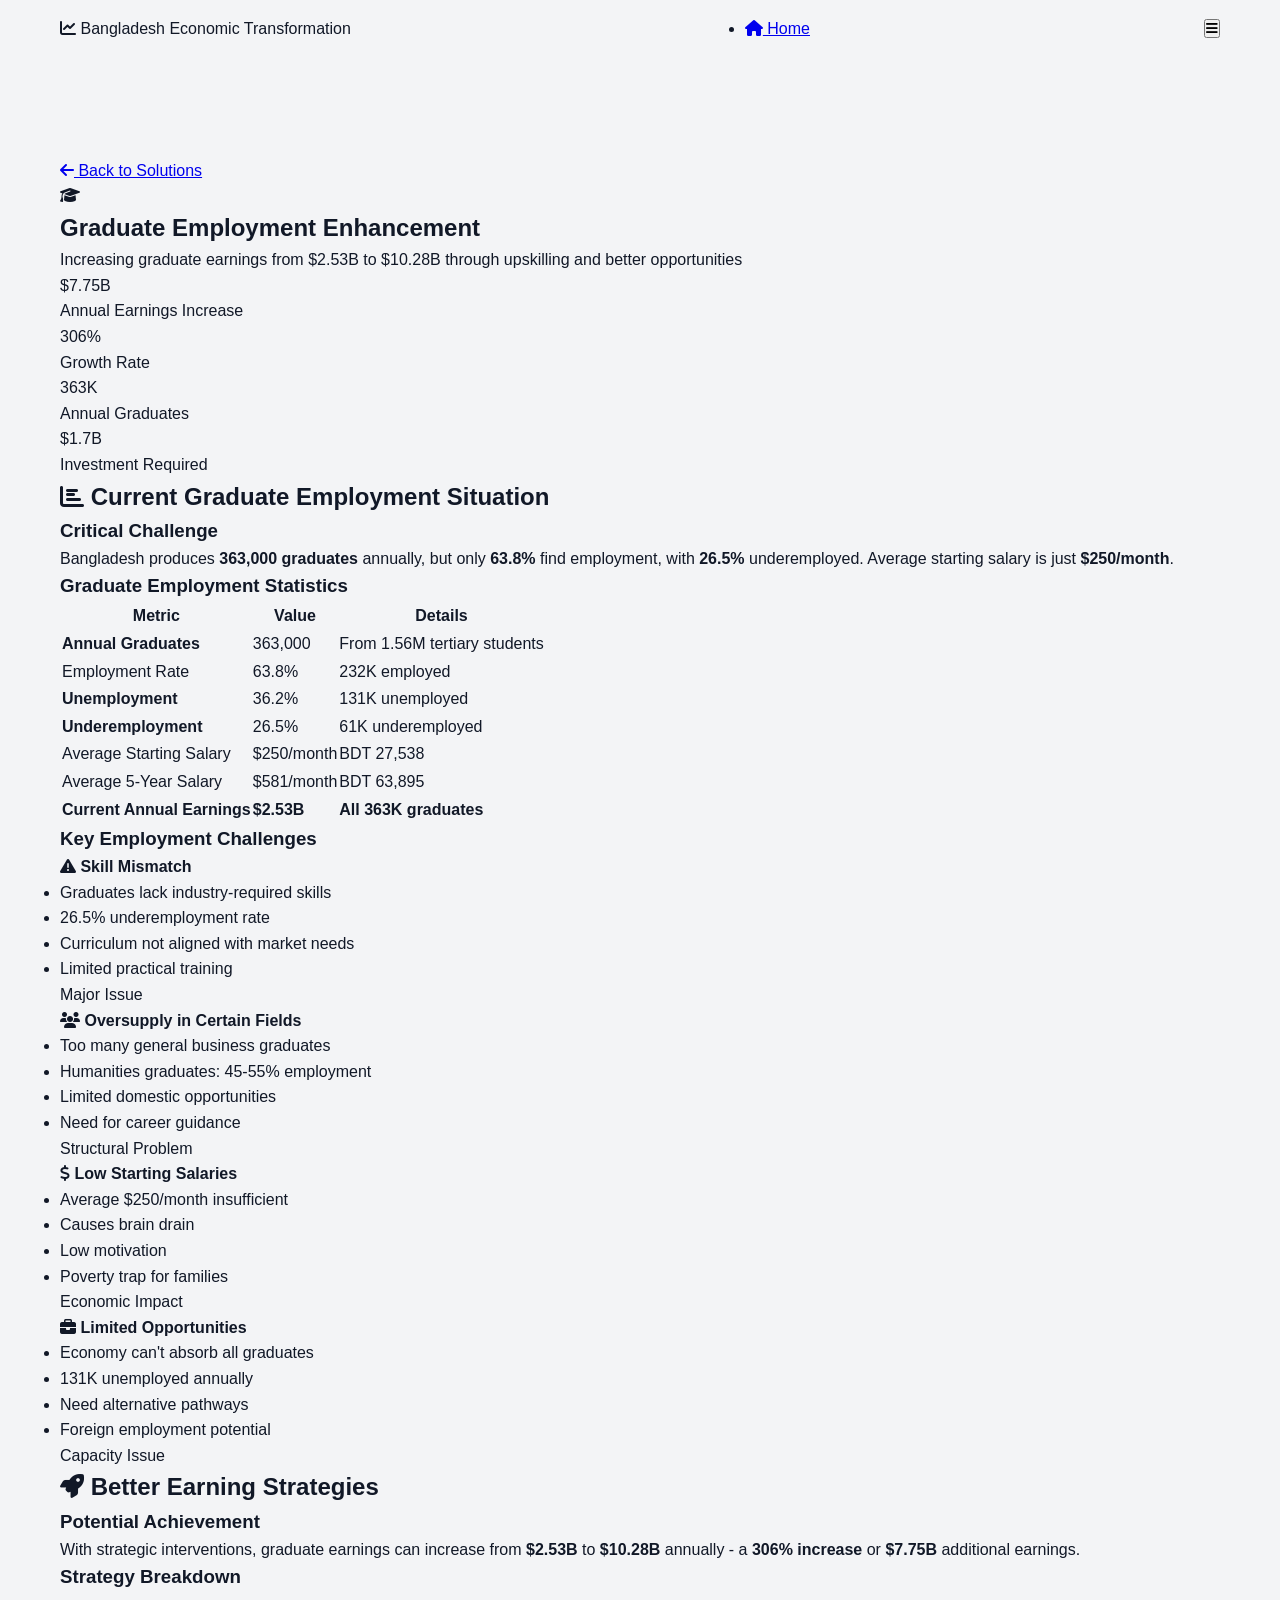
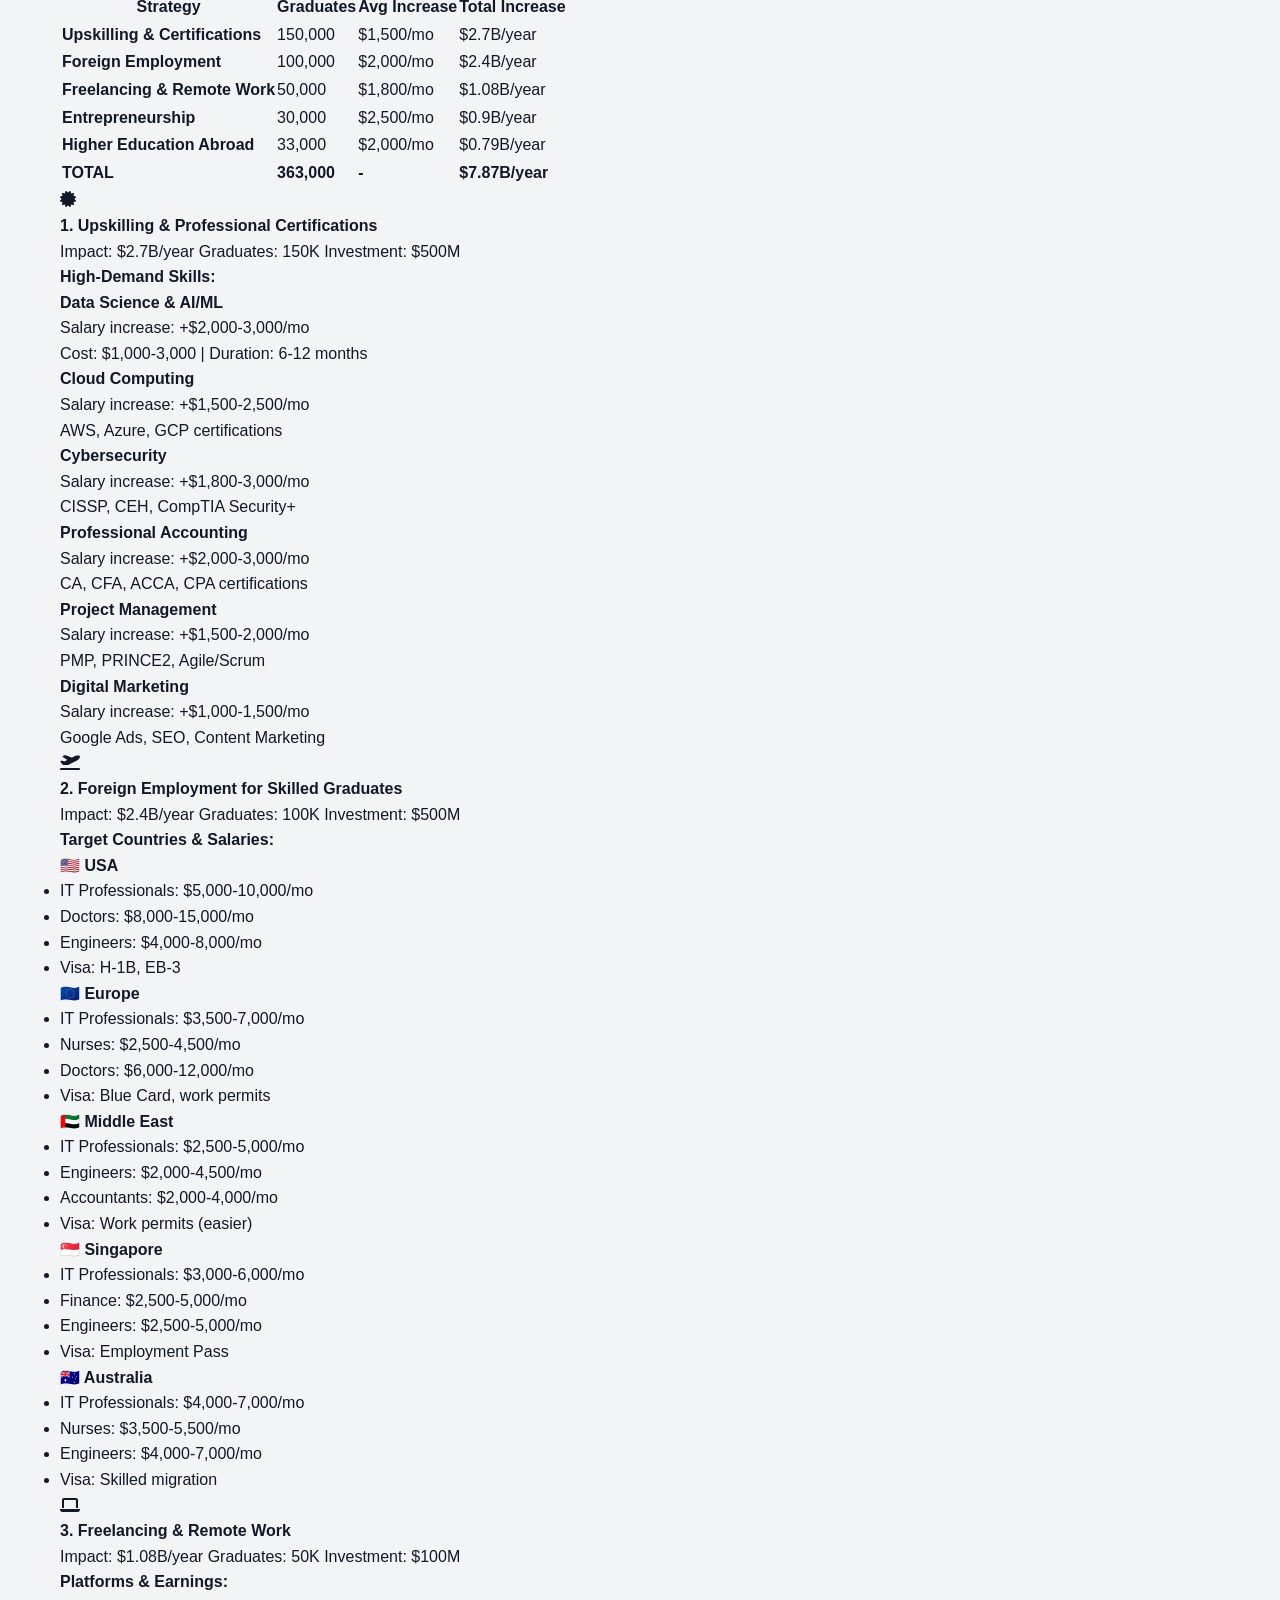
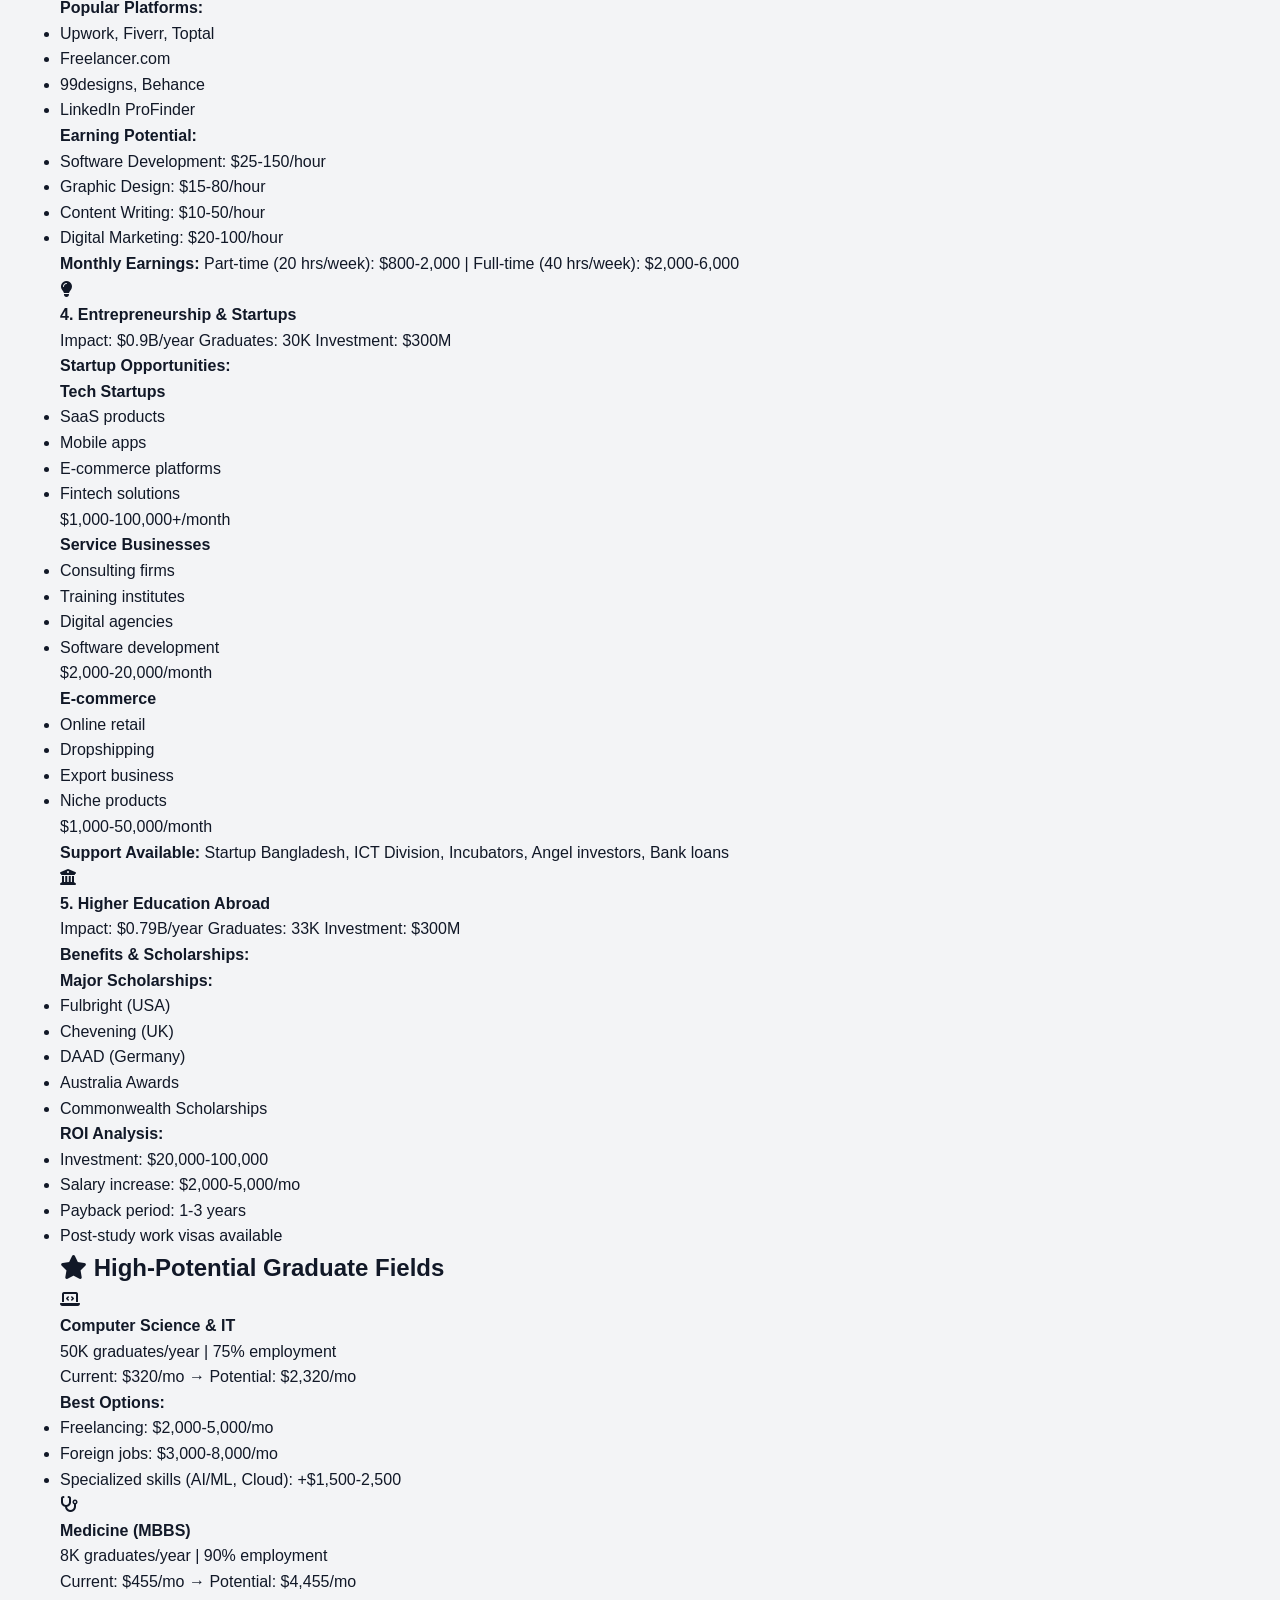
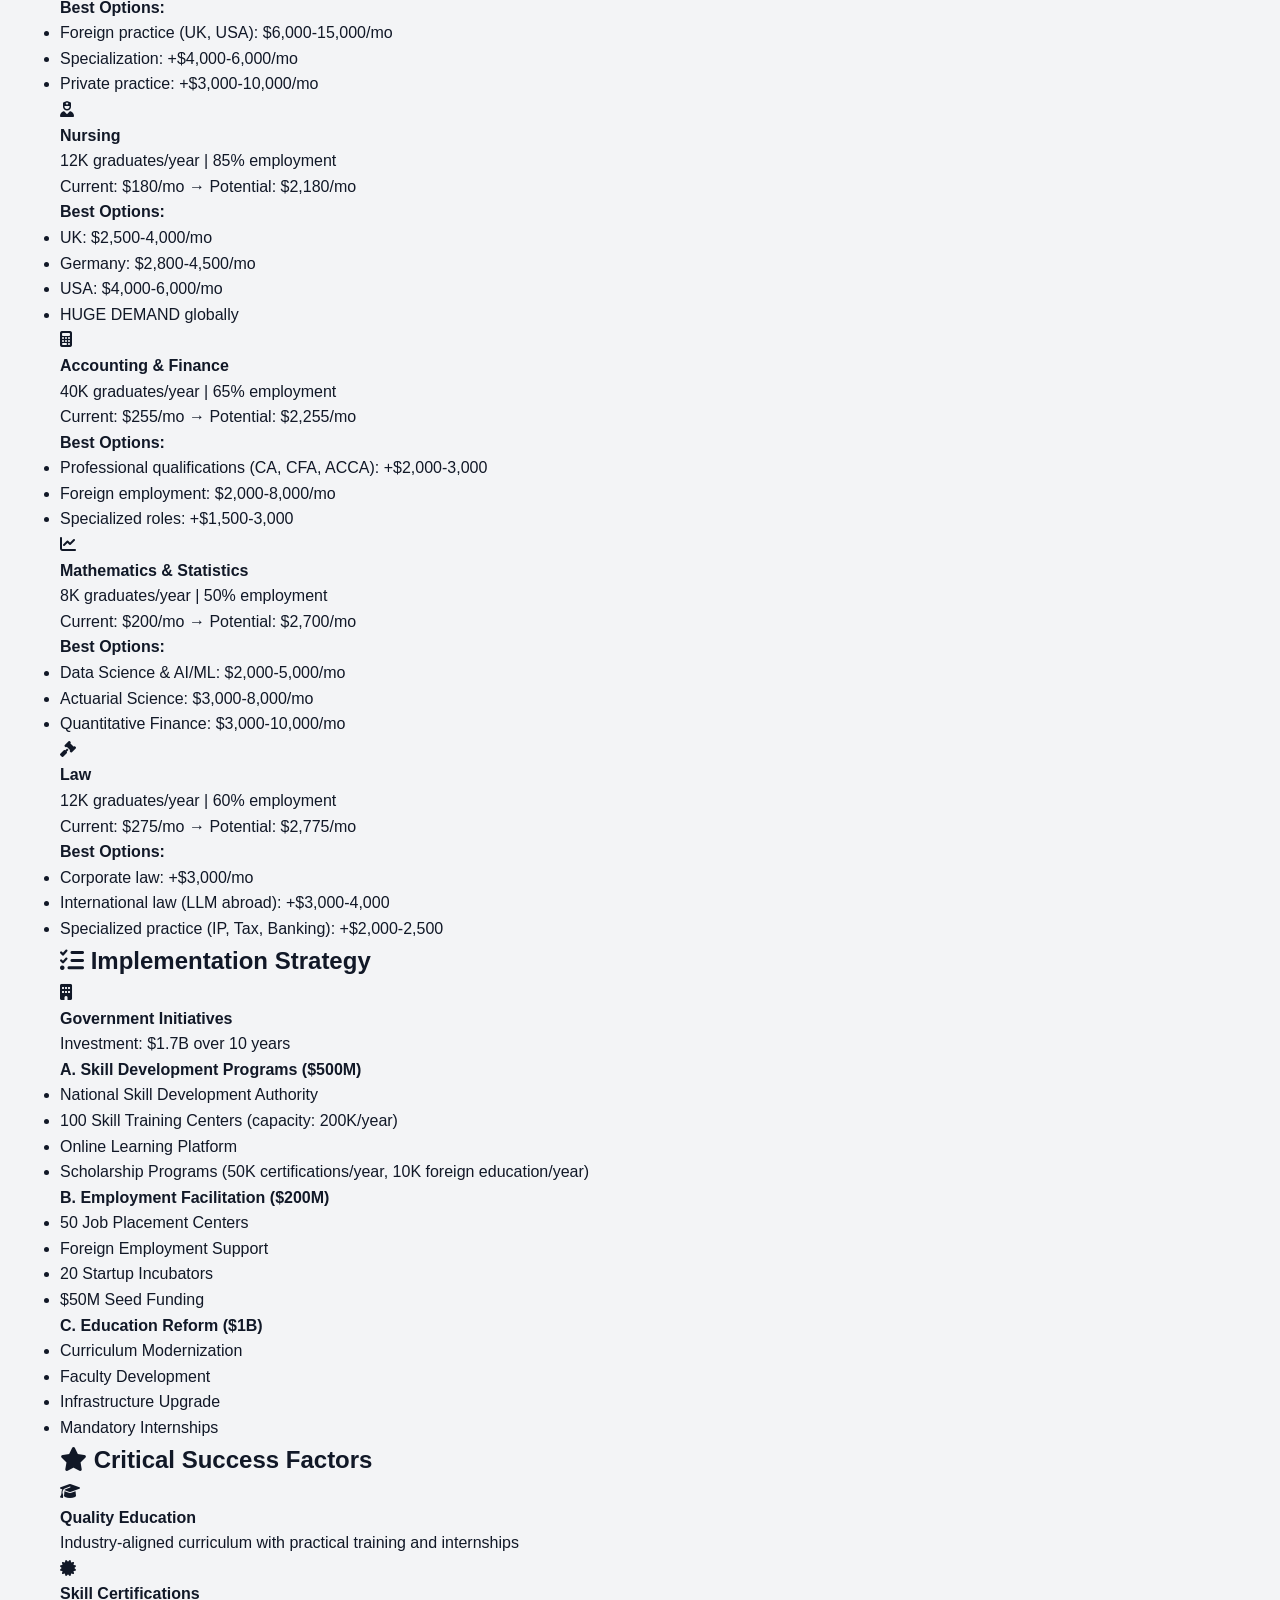
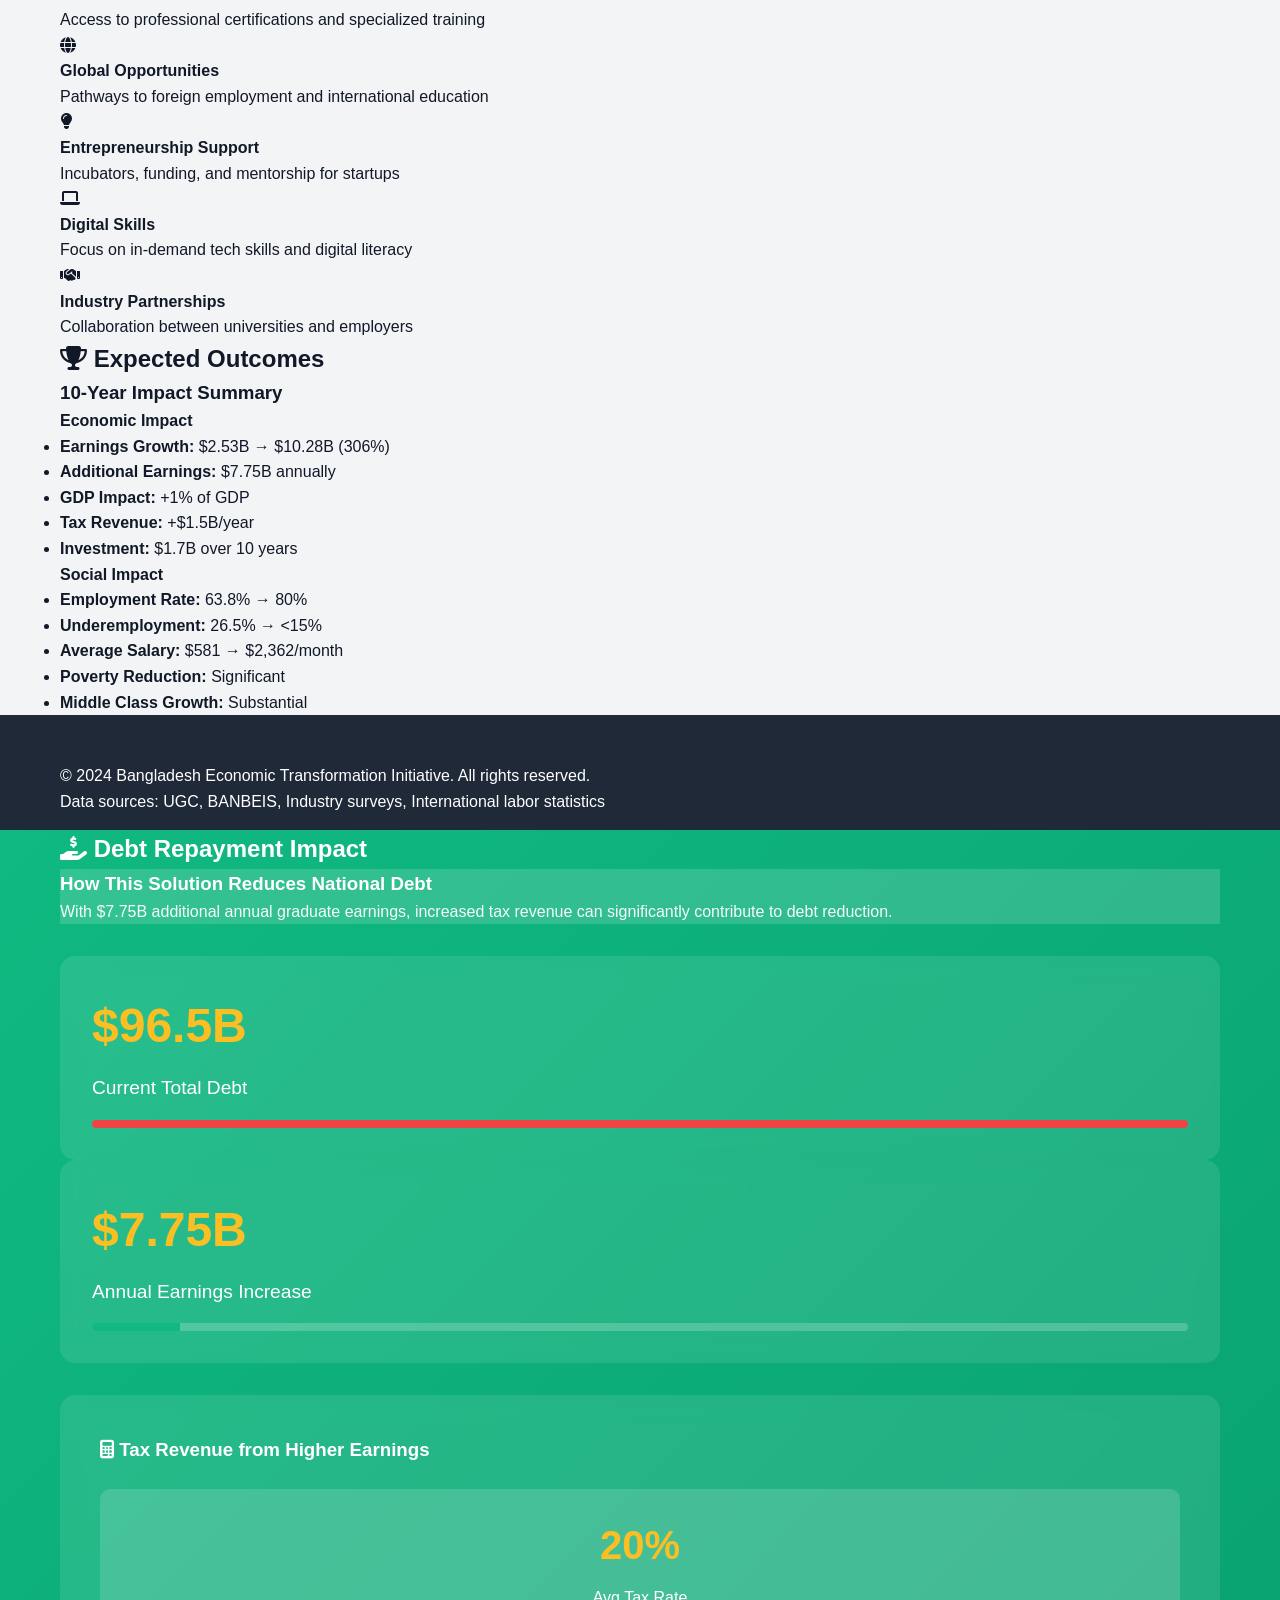
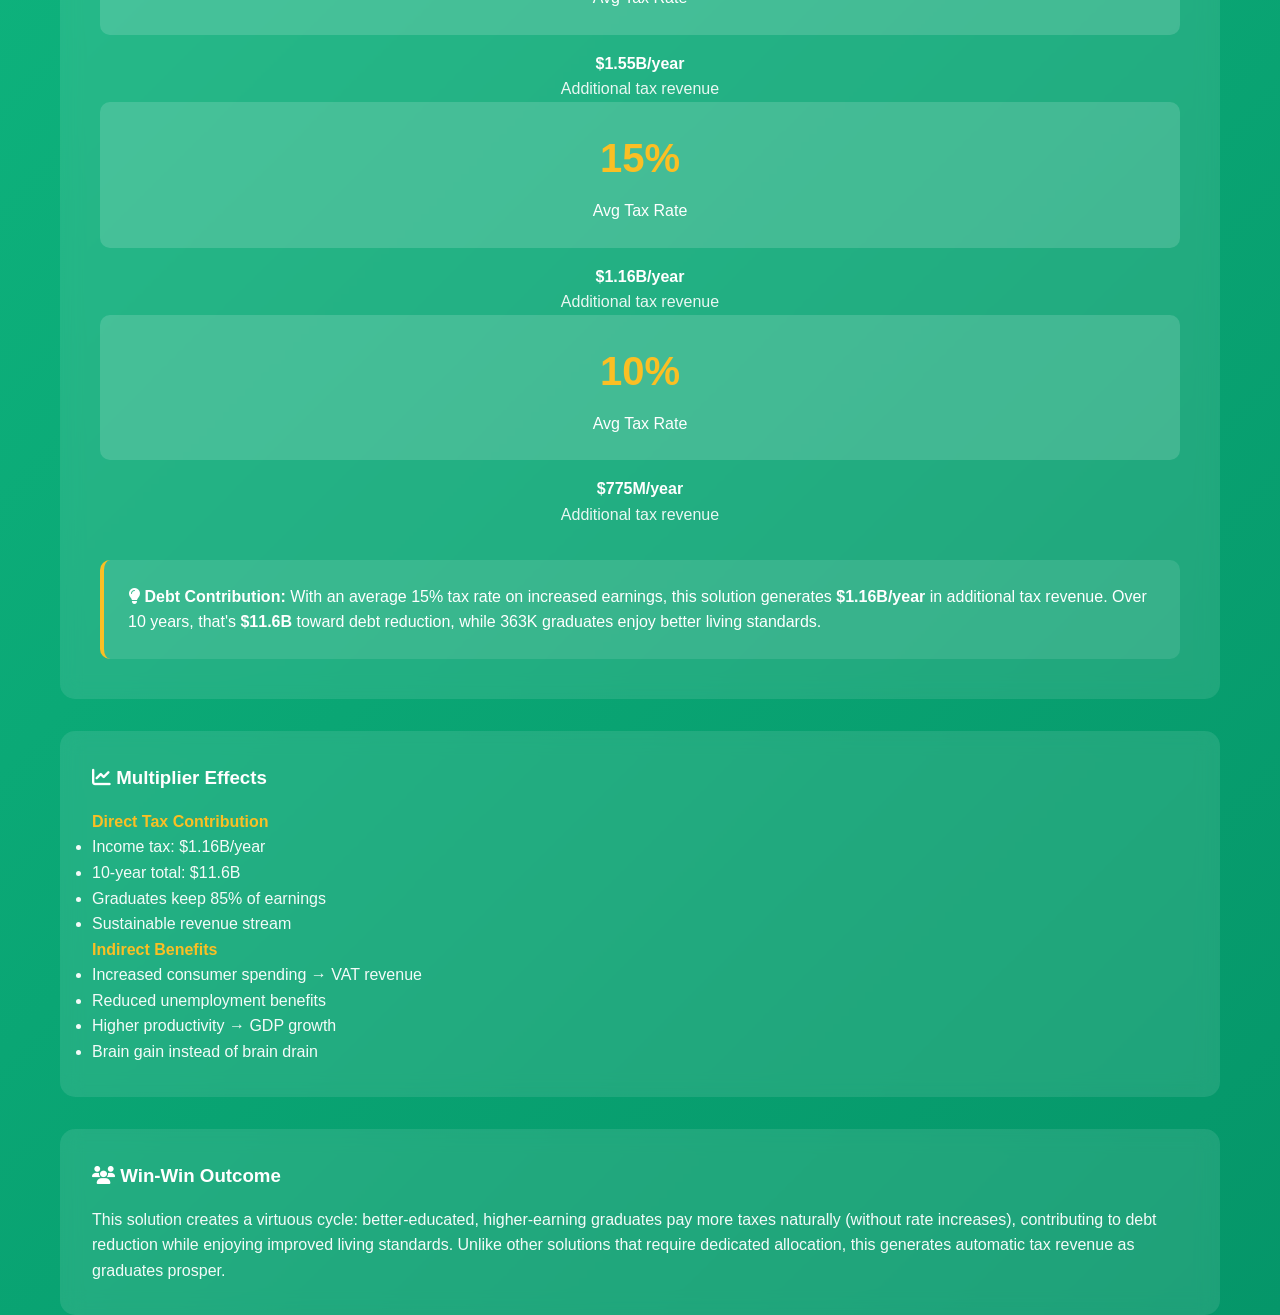
<file: website/graduate-employment.html>
<!DOCTYPE html>
<html lang="en">
<head>
    <meta charset="UTF-8">
    <meta name="viewport" content="width=device-width, initial-scale=1.0">
    <title>Graduate Employment - Bangladesh Economic Transformation</title>
    <link rel="stylesheet" href="styles.css">
    <link rel="stylesheet" href="https://cdnjs.cloudflare.com/ajax/libs/font-awesome/6.4.0/css/all.min.css">
</head>
<body>
    <!-- Navigation -->
    <nav class="navbar">
        <div class="container">
            <div class="nav-brand">
                <i class="fas fa-chart-line"></i>
                <span>Bangladesh Economic Transformation</span>
            </div>
            <ul class="nav-menu">
                <li><a href="index.html"><i class="fas fa-home"></i> Home</a></li>
            </ul>
        </div>
    </nav>

    <!-- Back Button -->
    <div class="container" style="margin-top: 100px;">
        <a href="index.html" class="back-button">
            <i class="fas fa-arrow-left"></i> Back to Solutions
        </a>
    </div>

    <!-- Solution Header -->
    <section class="solution-header">
        <div class="container">
            <div class="solution-icon">
                <i class="fas fa-graduation-cap"></i>
            </div>
            <h1>Graduate Employment Enhancement</h1>
            <p class="solution-subtitle">Increasing graduate earnings from $2.53B to $10.28B through upskilling and better opportunities</p>
            
            <div class="stats-grid">
                <div class="stat-card">
                    <div class="stat-value">$7.75B</div>
                    <div class="stat-label">Annual Earnings Increase</div>
                </div>
                <div class="stat-card">
                    <div class="stat-value">306%</div>
                    <div class="stat-label">Growth Rate</div>
                </div>
                <div class="stat-card">
                    <div class="stat-value">363K</div>
                    <div class="stat-label">Annual Graduates</div>
                </div>
                <div class="stat-card">
                    <div class="stat-value">$1.7B</div>
                    <div class="stat-label">Investment Required</div>
                </div>
            </div>
        </div>
    </section>

    <!-- Current Situation -->
    <section class="content-section">
        <div class="container">
            <h2><i class="fas fa-chart-bar"></i> Current Graduate Employment Situation</h2>
            
            <div class="highlight-box warning">
                <h3>Critical Challenge</h3>
                <p>Bangladesh produces <strong>363,000 graduates</strong> annually, but only <strong>63.8%</strong> find employment, with <strong>26.5%</strong> underemployed. Average starting salary is just <strong>$250/month</strong>.</p>
            </div>

            <div class="data-table">
                <h3>Graduate Employment Statistics</h3>
                <table>
                    <thead>
                        <tr>
                            <th>Metric</th>
                            <th>Value</th>
                            <th>Details</th>
                        </tr>
                    </thead>
                    <tbody>
                        <tr>
                            <td><strong>Annual Graduates</strong></td>
                            <td>363,000</td>
                            <td>From 1.56M tertiary students</td>
                        </tr>
                        <tr>
                            <td>Employment Rate</td>
                            <td>63.8%</td>
                            <td>232K employed</td>
                        </tr>
                        <tr>
                            <td><strong>Unemployment</strong></td>
                            <td>36.2%</td>
                            <td>131K unemployed</td>
                        </tr>
                        <tr>
                            <td><strong>Underemployment</strong></td>
                            <td>26.5%</td>
                            <td>61K underemployed</td>
                        </tr>
                        <tr>
                            <td>Average Starting Salary</td>
                            <td>$250/month</td>
                            <td>BDT 27,538</td>
                        </tr>
                        <tr>
                            <td>Average 5-Year Salary</td>
                            <td>$581/month</td>
                            <td>BDT 63,895</td>
                        </tr>
                        <tr class="highlight-row">
                            <td><strong>Current Annual Earnings</strong></td>
                            <td><strong>$2.53B</strong></td>
                            <td><strong>All 363K graduates</strong></td>
                        </tr>
                    </tbody>
                </table>
            </div>

            <h3>Key Employment Challenges</h3>
            <div class="grid-2">
                <div class="info-card">
                    <h4><i class="fas fa-exclamation-triangle"></i> Skill Mismatch</h4>
                    <ul>
                        <li>Graduates lack industry-required skills</li>
                        <li>26.5% underemployment rate</li>
                        <li>Curriculum not aligned with market needs</li>
                        <li>Limited practical training</li>
                    </ul>
                    <div class="badge badge-danger">Major Issue</div>
                </div>

                <div class="info-card">
                    <h4><i class="fas fa-users"></i> Oversupply in Certain Fields</h4>
                    <ul>
                        <li>Too many general business graduates</li>
                        <li>Humanities graduates: 45-55% employment</li>
                        <li>Limited domestic opportunities</li>
                        <li>Need for career guidance</li>
                    </ul>
                    <div class="badge badge-danger">Structural Problem</div>
                </div>

                <div class="info-card">
                    <h4><i class="fas fa-dollar-sign"></i> Low Starting Salaries</h4>
                    <ul>
                        <li>Average $250/month insufficient</li>
                        <li>Causes brain drain</li>
                        <li>Low motivation</li>
                        <li>Poverty trap for families</li>
                    </ul>
                    <div class="badge badge-warning">Economic Impact</div>
                </div>

                <div class="info-card">
                    <h4><i class="fas fa-briefcase"></i> Limited Opportunities</h4>
                    <ul>
                        <li>Economy can't absorb all graduates</li>
                        <li>131K unemployed annually</li>
                        <li>Need alternative pathways</li>
                        <li>Foreign employment potential</li>
                    </ul>
                    <div class="badge badge-warning">Capacity Issue</div>
                </div>
            </div>
        </div>
    </section>

    <!-- Better Earning Strategies -->
    <section class="content-section bg-light">
        <div class="container">
            <h2><i class="fas fa-rocket"></i> Better Earning Strategies</h2>
            
            <div class="highlight-box success">
                <h3>Potential Achievement</h3>
                <p>With strategic interventions, graduate earnings can increase from <strong>$2.53B</strong> to <strong>$10.28B</strong> annually - a <strong>306% increase</strong> or <strong>$7.75B</strong> additional earnings.</p>
            </div>

            <div class="data-table">
                <h3>Strategy Breakdown</h3>
                <table>
                    <thead>
                        <tr>
                            <th>Strategy</th>
                            <th>Graduates</th>
                            <th>Avg Increase</th>
                            <th>Total Increase</th>
                        </tr>
                    </thead>
                    <tbody>
                        <tr>
                            <td><strong>Upskilling & Certifications</strong></td>
                            <td>150,000</td>
                            <td>$1,500/mo</td>
                            <td>$2.7B/year</td>
                        </tr>
                        <tr>
                            <td><strong>Foreign Employment</strong></td>
                            <td>100,000</td>
                            <td>$2,000/mo</td>
                            <td>$2.4B/year</td>
                        </tr>
                        <tr>
                            <td><strong>Freelancing & Remote Work</strong></td>
                            <td>50,000</td>
                            <td>$1,800/mo</td>
                            <td>$1.08B/year</td>
                        </tr>
                        <tr>
                            <td><strong>Entrepreneurship</strong></td>
                            <td>30,000</td>
                            <td>$2,500/mo</td>
                            <td>$0.9B/year</td>
                        </tr>
                        <tr>
                            <td><strong>Higher Education Abroad</strong></td>
                            <td>33,000</td>
                            <td>$2,000/mo</td>
                            <td>$0.79B/year</td>
                        </tr>
                        <tr class="highlight-row">
                            <td><strong>TOTAL</strong></td>
                            <td><strong>363,000</strong></td>
                            <td><strong>-</strong></td>
                            <td><strong>$7.87B/year</strong></td>
                        </tr>
                    </tbody>
                </table>
            </div>

            <!-- Strategy 1: Upskilling -->
            <div class="measure-card">
                <div class="measure-header">
                    <div class="measure-icon"><i class="fas fa-certificate"></i></div>
                    <div>
                        <h4>1. Upskilling & Professional Certifications</h4>
                        <div class="measure-meta">
                            <span class="badge badge-success">Impact: $2.7B/year</span>
                            <span class="badge badge-info">Graduates: 150K</span>
                            <span class="badge badge-warning">Investment: $500M</span>
                        </div>
                    </div>
                </div>
                <div class="measure-content">
                    <h4>High-Demand Skills:</h4>
                    <div class="skills-grid">
                        <div class="skill-item">
                            <strong>Data Science & AI/ML</strong>
                            <p>Salary increase: +$2,000-3,000/mo</p>
                            <p>Cost: $1,000-3,000 | Duration: 6-12 months</p>
                        </div>
                        <div class="skill-item">
                            <strong>Cloud Computing</strong>
                            <p>Salary increase: +$1,500-2,500/mo</p>
                            <p>AWS, Azure, GCP certifications</p>
                        </div>
                        <div class="skill-item">
                            <strong>Cybersecurity</strong>
                            <p>Salary increase: +$1,800-3,000/mo</p>
                            <p>CISSP, CEH, CompTIA Security+</p>
                        </div>
                        <div class="skill-item">
                            <strong>Professional Accounting</strong>
                            <p>Salary increase: +$2,000-3,000/mo</p>
                            <p>CA, CFA, ACCA, CPA certifications</p>
                        </div>
                        <div class="skill-item">
                            <strong>Project Management</strong>
                            <p>Salary increase: +$1,500-2,000/mo</p>
                            <p>PMP, PRINCE2, Agile/Scrum</p>
                        </div>
                        <div class="skill-item">
                            <strong>Digital Marketing</strong>
                            <p>Salary increase: +$1,000-1,500/mo</p>
                            <p>Google Ads, SEO, Content Marketing</p>
                        </div>
                    </div>
                </div>
            </div>

            <!-- Strategy 2: Foreign Employment -->
            <div class="measure-card">
                <div class="measure-header">
                    <div class="measure-icon"><i class="fas fa-plane-departure"></i></div>
                    <div>
                        <h4>2. Foreign Employment for Skilled Graduates</h4>
                        <div class="measure-meta">
                            <span class="badge badge-success">Impact: $2.4B/year</span>
                            <span class="badge badge-info">Graduates: 100K</span>
                            <span class="badge badge-warning">Investment: $500M</span>
                        </div>
                    </div>
                </div>
                <div class="measure-content">
                    <h4>Target Countries & Salaries:</h4>
                    <div class="country-salary-grid">
                        <div class="country-salary-item">
                            <strong>🇺🇸 USA</strong>
                            <ul>
                                <li>IT Professionals: $5,000-10,000/mo</li>
                                <li>Doctors: $8,000-15,000/mo</li>
                                <li>Engineers: $4,000-8,000/mo</li>
                                <li>Visa: H-1B, EB-3</li>
                            </ul>
                        </div>
                        <div class="country-salary-item">
                            <strong>🇪🇺 Europe</strong>
                            <ul>
                                <li>IT Professionals: $3,500-7,000/mo</li>
                                <li>Nurses: $2,500-4,500/mo</li>
                                <li>Doctors: $6,000-12,000/mo</li>
                                <li>Visa: Blue Card, work permits</li>
                            </ul>
                        </div>
                        <div class="country-salary-item">
                            <strong>🇦🇪 Middle East</strong>
                            <ul>
                                <li>IT Professionals: $2,500-5,000/mo</li>
                                <li>Engineers: $2,000-4,500/mo</li>
                                <li>Accountants: $2,000-4,000/mo</li>
                                <li>Visa: Work permits (easier)</li>
                            </ul>
                        </div>
                        <div class="country-salary-item">
                            <strong>🇸🇬 Singapore</strong>
                            <ul>
                                <li>IT Professionals: $3,000-6,000/mo</li>
                                <li>Finance: $2,500-5,000/mo</li>
                                <li>Engineers: $2,500-5,000/mo</li>
                                <li>Visa: Employment Pass</li>
                            </ul>
                        </div>
                        <div class="country-salary-item">
                            <strong>🇦🇺 Australia</strong>
                            <ul>
                                <li>IT Professionals: $4,000-7,000/mo</li>
                                <li>Nurses: $3,500-5,500/mo</li>
                                <li>Engineers: $4,000-7,000/mo</li>
                                <li>Visa: Skilled migration</li>
                            </ul>
                        </div>
                    </div>
                </div>
            </div>

            <!-- Strategy 3: Freelancing -->
            <div class="measure-card">
                <div class="measure-header">
                    <div class="measure-icon"><i class="fas fa-laptop"></i></div>
                    <div>
                        <h4>3. Freelancing & Remote Work</h4>
                        <div class="measure-meta">
                            <span class="badge badge-success">Impact: $1.08B/year</span>
                            <span class="badge badge-info">Graduates: 50K</span>
                            <span class="badge badge-warning">Investment: $100M</span>
                        </div>
                    </div>
                </div>
                <div class="measure-content">
                    <h4>Platforms & Earnings:</h4>
                    <div class="grid-2">
                        <div>
                            <strong>Popular Platforms:</strong>
                            <ul>
                                <li>Upwork, Fiverr, Toptal</li>
                                <li>Freelancer.com</li>
                                <li>99designs, Behance</li>
                                <li>LinkedIn ProFinder</li>
                            </ul>
                        </div>
                        <div>
                            <strong>Earning Potential:</strong>
                            <ul>
                                <li>Software Development: $25-150/hour</li>
                                <li>Graphic Design: $15-80/hour</li>
                                <li>Content Writing: $10-50/hour</li>
                                <li>Digital Marketing: $20-100/hour</li>
                            </ul>
                        </div>
                    </div>
                    <p><strong>Monthly Earnings:</strong> Part-time (20 hrs/week): $800-2,000 | Full-time (40 hrs/week): $2,000-6,000</p>
                </div>
            </div>

            <!-- Strategy 4: Entrepreneurship -->
            <div class="measure-card">
                <div class="measure-header">
                    <div class="measure-icon"><i class="fas fa-lightbulb"></i></div>
                    <div>
                        <h4>4. Entrepreneurship & Startups</h4>
                        <div class="measure-meta">
                            <span class="badge badge-success">Impact: $0.9B/year</span>
                            <span class="badge badge-info">Graduates: 30K</span>
                            <span class="badge badge-warning">Investment: $300M</span>
                        </div>
                    </div>
                </div>
                <div class="measure-content">
                    <h4>Startup Opportunities:</h4>
                    <div class="grid-3">
                        <div>
                            <strong>Tech Startups</strong>
                            <ul>
                                <li>SaaS products</li>
                                <li>Mobile apps</li>
                                <li>E-commerce platforms</li>
                                <li>Fintech solutions</li>
                            </ul>
                            <p class="earning-potential">$1,000-100,000+/month</p>
                        </div>
                        <div>
                            <strong>Service Businesses</strong>
                            <ul>
                                <li>Consulting firms</li>
                                <li>Training institutes</li>
                                <li>Digital agencies</li>
                                <li>Software development</li>
                            </ul>
                            <p class="earning-potential">$2,000-20,000/month</p>
                        </div>
                        <div>
                            <strong>E-commerce</strong>
                            <ul>
                                <li>Online retail</li>
                                <li>Dropshipping</li>
                                <li>Export business</li>
                                <li>Niche products</li>
                            </ul>
                            <p class="earning-potential">$1,000-50,000/month</p>
                        </div>
                    </div>
                    <p><strong>Support Available:</strong> Startup Bangladesh, ICT Division, Incubators, Angel investors, Bank loans</p>
                </div>
            </div>

            <!-- Strategy 5: Higher Education Abroad -->
            <div class="measure-card">
                <div class="measure-header">
                    <div class="measure-icon"><i class="fas fa-university"></i></div>
                    <div>
                        <h4>5. Higher Education Abroad</h4>
                        <div class="measure-meta">
                            <span class="badge badge-success">Impact: $0.79B/year</span>
                            <span class="badge badge-info">Graduates: 33K</span>
                            <span class="badge badge-warning">Investment: $300M</span>
                        </div>
                    </div>
                </div>
                <div class="measure-content">
                    <h4>Benefits & Scholarships:</h4>
                    <div class="grid-2">
                        <div>
                            <strong>Major Scholarships:</strong>
                            <ul>
                                <li>Fulbright (USA)</li>
                                <li>Chevening (UK)</li>
                                <li>DAAD (Germany)</li>
                                <li>Australia Awards</li>
                                <li>Commonwealth Scholarships</li>
                            </ul>
                        </div>
                        <div>
                            <strong>ROI Analysis:</strong>
                            <ul>
                                <li>Investment: $20,000-100,000</li>
                                <li>Salary increase: $2,000-5,000/mo</li>
                                <li>Payback period: 1-3 years</li>
                                <li>Post-study work visas available</li>
                            </ul>
                        </div>
                    </div>
                </div>
            </div>
        </div>
    </section>

    <!-- High-Potential Fields -->
    <section class="content-section">
        <div class="container">
            <h2><i class="fas fa-star"></i> High-Potential Graduate Fields</h2>
            
            <div class="field-grid">
                <div class="field-card">
                    <div class="field-icon"><i class="fas fa-laptop-code"></i></div>
                    <h4>Computer Science & IT</h4>
                    <p class="field-stats">50K graduates/year | 75% employment</p>
                    <p class="current-salary">Current: $320/mo → Potential: $2,320/mo</p>
                    <div class="field-opportunities">
                        <strong>Best Options:</strong>
                        <ul>
                            <li>Freelancing: $2,000-5,000/mo</li>
                            <li>Foreign jobs: $3,000-8,000/mo</li>
                            <li>Specialized skills (AI/ML, Cloud): +$1,500-2,500</li>
                        </ul>
                    </div>
                </div>

                <div class="field-card">
                    <div class="field-icon"><i class="fas fa-stethoscope"></i></div>
                    <h4>Medicine (MBBS)</h4>
                    <p class="field-stats">8K graduates/year | 90% employment</p>
                    <p class="current-salary">Current: $455/mo → Potential: $4,455/mo</p>
                    <div class="field-opportunities">
                        <strong>Best Options:</strong>
                        <ul>
                            <li>Foreign practice (UK, USA): $6,000-15,000/mo</li>
                            <li>Specialization: +$4,000-6,000/mo</li>
                            <li>Private practice: +$3,000-10,000/mo</li>
                        </ul>
                    </div>
                </div>

                <div class="field-card">
                    <div class="field-icon"><i class="fas fa-user-nurse"></i></div>
                    <h4>Nursing</h4>
                    <p class="field-stats">12K graduates/year | 85% employment</p>
                    <p class="current-salary">Current: $180/mo → Potential: $2,180/mo</p>
                    <div class="field-opportunities">
                        <strong>Best Options:</strong>
                        <ul>
                            <li>UK: $2,500-4,000/mo</li>
                            <li>Germany: $2,800-4,500/mo</li>
                            <li>USA: $4,000-6,000/mo</li>
                            <li>HUGE DEMAND globally</li>
                        </ul>
                    </div>
                </div>

                <div class="field-card">
                    <div class="field-icon"><i class="fas fa-calculator"></i></div>
                    <h4>Accounting & Finance</h4>
                    <p class="field-stats">40K graduates/year | 65% employment</p>
                    <p class="current-salary">Current: $255/mo → Potential: $2,255/mo</p>
                    <div class="field-opportunities">
                        <strong>Best Options:</strong>
                        <ul>
                            <li>Professional qualifications (CA, CFA, ACCA): +$2,000-3,000</li>
                            <li>Foreign employment: $2,000-8,000/mo</li>
                            <li>Specialized roles: +$1,500-3,000</li>
                        </ul>
                    </div>
                </div>

                <div class="field-card">
                    <div class="field-icon"><i class="fas fa-chart-line"></i></div>
                    <h4>Mathematics & Statistics</h4>
                    <p class="field-stats">8K graduates/year | 50% employment</p>
                    <p class="current-salary">Current: $200/mo → Potential: $2,700/mo</p>
                    <div class="field-opportunities">
                        <strong>Best Options:</strong>
                        <ul>
                            <li>Data Science & AI/ML: $2,000-5,000/mo</li>
                            <li>Actuarial Science: $3,000-8,000/mo</li>
                            <li>Quantitative Finance: $3,000-10,000/mo</li>
                        </ul>
                    </div>
                </div>

                <div class="field-card">
                    <div class="field-icon"><i class="fas fa-gavel"></i></div>
                    <h4>Law</h4>
                    <p class="field-stats">12K graduates/year | 60% employment</p>
                    <p class="current-salary">Current: $275/mo → Potential: $2,775/mo</p>
                    <div class="field-opportunities">
                        <strong>Best Options:</strong>
                        <ul>
                            <li>Corporate law: +$3,000/mo</li>
                            <li>International law (LLM abroad): +$3,000-4,000</li>
                            <li>Specialized practice (IP, Tax, Banking): +$2,000-2,500</li>
                        </ul>
                    </div>
                </div>
            </div>
        </div>
    </section>

    <!-- Implementation Strategy -->
    <section class="content-section bg-light">
        <div class="container">
            <h2><i class="fas fa-tasks"></i> Implementation Strategy</h2>
            
            <div class="measure-card">
                <div class="measure-header">
                    <div class="measure-icon"><i class="fas fa-building"></i></div>
                    <div>
                        <h4>Government Initiatives</h4>
                        <div class="measure-meta">
                            <span class="badge badge-info">Investment: $1.7B over 10 years</span>
                        </div>
                    </div>
                </div>
                <div class="measure-content">
                    <h4>A. Skill Development Programs ($500M)</h4>
                    <ul>
                        <li>National Skill Development Authority</li>
                        <li>100 Skill Training Centers (capacity: 200K/year)</li>
                        <li>Online Learning Platform</li>
                        <li>Scholarship Programs (50K certifications/year, 10K foreign education/year)</li>
                    </ul>
                    
                    <h4>B. Employment Facilitation ($200M)</h4>
                    <ul>
                        <li>50 Job Placement Centers</li>
                        <li>Foreign Employment Support</li>
                        <li>20 Startup Incubators</li>
                        <li>$50M Seed Funding</li>
                    </ul>
                    
                    <h4>C. Education Reform ($1B)</h4>
                    <ul>
                        <li>Curriculum Modernization</li>
                        <li>Faculty Development</li>
                        <li>Infrastructure Upgrade</li>
                        <li>Mandatory Internships</li>
                    </ul>
                </div>
            </div>
        </div>
    </section>

    <!-- Success Factors -->
    <section class="content-section">
        <div class="container">
            <h2><i class="fas fa-star"></i> Critical Success Factors</h2>
            
            <div class="grid-3">
                <div class="success-factor">
                    <i class="fas fa-graduation-cap"></i>
                    <h4>Quality Education</h4>
                    <p>Industry-aligned curriculum with practical training and internships</p>
                </div>
                <div class="success-factor">
                    <i class="fas fa-certificate"></i>
                    <h4>Skill Certifications</h4>
                    <p>Access to professional certifications and specialized training</p>
                </div>
                <div class="success-factor">
                    <i class="fas fa-globe"></i>
                    <h4>Global Opportunities</h4>
                    <p>Pathways to foreign employment and international education</p>
                </div>
                <div class="success-factor">
                    <i class="fas fa-lightbulb"></i>
                    <h4>Entrepreneurship Support</h4>
                    <p>Incubators, funding, and mentorship for startups</p>
                </div>
                <div class="success-factor">
                    <i class="fas fa-laptop"></i>
                    <h4>Digital Skills</h4>
                    <p>Focus on in-demand tech skills and digital literacy</p>
                </div>
                <div class="success-factor">
                    <i class="fas fa-handshake"></i>
                    <h4>Industry Partnerships</h4>
                    <p>Collaboration between universities and employers</p>
                </div>
            </div>
        </div>
    </section>

    <!-- Expected Outcomes -->
    <section class="content-section bg-light">
        <div class="container">
            <h2><i class="fas fa-trophy"></i> Expected Outcomes</h2>
            
            <div class="highlight-box success">
                <h3>10-Year Impact Summary</h3>
                <div class="grid-2">
                    <div>
                        <h4>Economic Impact</h4>
                        <ul>
                            <li><strong>Earnings Growth:</strong> $2.53B → $10.28B (306%)</li>
                            <li><strong>Additional Earnings:</strong> $7.75B annually</li>
                            <li><strong>GDP Impact:</strong> +1% of GDP</li>
                            <li><strong>Tax Revenue:</strong> +$1.5B/year</li>
                            <li><strong>Investment:</strong> $1.7B over 10 years</li>
                        </ul>
                    </div>
                    <div>
                        <h4>Social Impact</h4>
                        <ul>
                            <li><strong>Employment Rate:</strong> 63.8% → 80%</li>
                            <li><strong>Underemployment:</strong> 26.5% → <15%</li>
                            <li><strong>Average Salary:</strong> $581 → $2,362/month</li>
                            <li><strong>Poverty Reduction:</strong> Significant</li>
                            <li><strong>Middle Class Growth:</strong> Substantial</li>
                        </ul>
                    </div>
                </div>
            </div>
        </div>
    </section>

    <!-- Footer -->
    <footer class="footer">
        <div class="container">
            <p>&copy; 2024 Bangladesh Economic Transformation Initiative. All rights reserved.</p>
            <p>Data sources: UGC, BANBEIS, Industry surveys, International labor statistics</p>
        </div>
    </footer>

    <script src="script.js"></script>
</body>
</html>
    <!-- Debt Repayment Impact -->
    <section class="content-section" style="background: linear-gradient(135deg, #10b981 0%, #059669 100%); color: white;">
        <div class="container">
            <h2 style="color: white; border-bottom-color: rgba(255,255,255,0.3);"><i class="fas fa-hand-holding-usd"></i> Debt Repayment Impact</h2>
            
            <div class="highlight-box" style="background: rgba(255,255,255,0.15); border-left-color: #fbbf24;">
                <h3 style="color: white;">How This Solution Reduces National Debt</h3>
                <p style="color: white; opacity: 0.95;">With $7.75B additional annual graduate earnings, increased tax revenue can significantly contribute to debt reduction.</p>
            </div>

            <div class="grid-2" style="margin-top: 2rem;">
                <div style="background: rgba(255,255,255,0.1); padding: 2rem; border-radius: 15px; backdrop-filter: blur(10px);">
                    <h3 style="color: #fbbf24; font-size: 3rem; margin-bottom: 0.5rem;">$96.5B</h3>
                    <p style="color: white; font-size: 1.2rem; margin-bottom: 1rem;">Current Total Debt</p>
                    <div style="background: rgba(255,255,255,0.2); height: 8px; border-radius: 4px; overflow: hidden;">
                        <div style="background: #ef4444; width: 100%; height: 100%;"></div>
                    </div>
                </div>

                <div style="background: rgba(255,255,255,0.1); padding: 2rem; border-radius: 15px; backdrop-filter: blur(10px);">
                    <h3 style="color: #fbbf24; font-size: 3rem; margin-bottom: 0.5rem;">$7.75B</h3>
                    <p style="color: white; font-size: 1.2rem; margin-bottom: 1rem;">Annual Earnings Increase</p>
                    <div style="background: rgba(255,255,255,0.2); height: 8px; border-radius: 4px; overflow: hidden;">
                        <div style="background: #10b981; width: 8%; height: 100%;"></div>
                    </div>
                </div>
            </div>

            <div style="background: rgba(255,255,255,0.1); padding: 2.5rem; border-radius: 15px; margin-top: 2rem; backdrop-filter: blur(10px);">
                <h3 style="color: white; margin-bottom: 1.5rem;"><i class="fas fa-calculator"></i> Tax Revenue from Higher Earnings</h3>
                
                <div class="grid-3">
                    <div style="text-align: center;">
                        <div style="background: rgba(255,255,255,0.15); padding: 1.5rem; border-radius: 10px; margin-bottom: 1rem;">
                            <div style="font-size: 2.5rem; color: #fbbf24; font-weight: bold;">20%</div>
                            <div style="color: white; margin-top: 0.5rem;">Avg Tax Rate</div>
                        </div>
                        <div style="color: white;">
                            <strong>$1.55B/year</strong><br>
                            <span style="opacity: 0.9;">Additional tax revenue</span>
                        </div>
                    </div>

                    <div style="text-align: center;">
                        <div style="background: rgba(255,255,255,0.15); padding: 1.5rem; border-radius: 10px; margin-bottom: 1rem;">
                            <div style="font-size: 2.5rem; color: #fbbf24; font-weight: bold;">15%</div>
                            <div style="color: white; margin-top: 0.5rem;">Avg Tax Rate</div>
                        </div>
                        <div style="color: white;">
                            <strong>$1.16B/year</strong><br>
                            <span style="opacity: 0.9;">Additional tax revenue</span>
                        </div>
                    </div>

                    <div style="text-align: center;">
                        <div style="background: rgba(255,255,255,0.15); padding: 1.5rem; border-radius: 10px; margin-bottom: 1rem;">
                            <div style="font-size: 2.5rem; color: #fbbf24; font-weight: bold;">10%</div>
                            <div style="color: white; margin-top: 0.5rem;">Avg Tax Rate</div>
                        </div>
                        <div style="color: white;">
                            <strong>$775M/year</strong><br>
                            <span style="opacity: 0.9;">Additional tax revenue</span>
                        </div>
                    </div>
                </div>

                <div style="background: rgba(255,255,255,0.1); padding: 1.5rem; border-radius: 10px; margin-top: 2rem; border-left: 4px solid #fbbf24;">
                    <p style="color: white; margin: 0;"><strong><i class="fas fa-lightbulb"></i> Debt Contribution:</strong> With an average 15% tax rate on increased earnings, this solution generates <strong>$1.16B/year</strong> in additional tax revenue. Over 10 years, that's <strong>$11.6B</strong> toward debt reduction, while 363K graduates enjoy better living standards.</p>
                </div>
            </div>

            <div style="background: rgba(255,255,255,0.1); padding: 2rem; border-radius: 15px; margin-top: 2rem; backdrop-filter: blur(10px);">
                <h3 style="color: white; margin-bottom: 1rem;"><i class="fas fa-chart-line"></i> Multiplier Effects</h3>
                <div class="grid-2">
                    <div>
                        <h4 style="color: #fbbf24;">Direct Tax Contribution</h4>
                        <ul style="color: white; opacity: 0.95;">
                            <li>Income tax: $1.16B/year</li>
                            <li>10-year total: $11.6B</li>
                            <li>Graduates keep 85% of earnings</li>
                            <li>Sustainable revenue stream</li>
                        </ul>
                    </div>
                    <div>
                        <h4 style="color: #fbbf24;">Indirect Benefits</h4>
                        <ul style="color: white; opacity: 0.95;">
                            <li>Increased consumer spending → VAT revenue</li>
                            <li>Reduced unemployment benefits</li>
                            <li>Higher productivity → GDP growth</li>
                            <li>Brain gain instead of brain drain</li>
                        </ul>
                    </div>
                </div>
            </div>

            <div style="background: rgba(255,255,255,0.1); padding: 2rem; border-radius: 15px; margin-top: 2rem; backdrop-filter: blur(10px);">
                <h3 style="color: white; margin-bottom: 1rem;"><i class="fas fa-users"></i> Win-Win Outcome</h3>
                <p style="color: white; opacity: 0.95;">This solution creates a virtuous cycle: better-educated, higher-earning graduates pay more taxes naturally (without rate increases), contributing to debt reduction while enjoying improved living standards. Unlike other solutions that require dedicated allocation, this generates automatic tax revenue as graduates prosper.</p>
            </div>
        </div>
    </section>
</file>
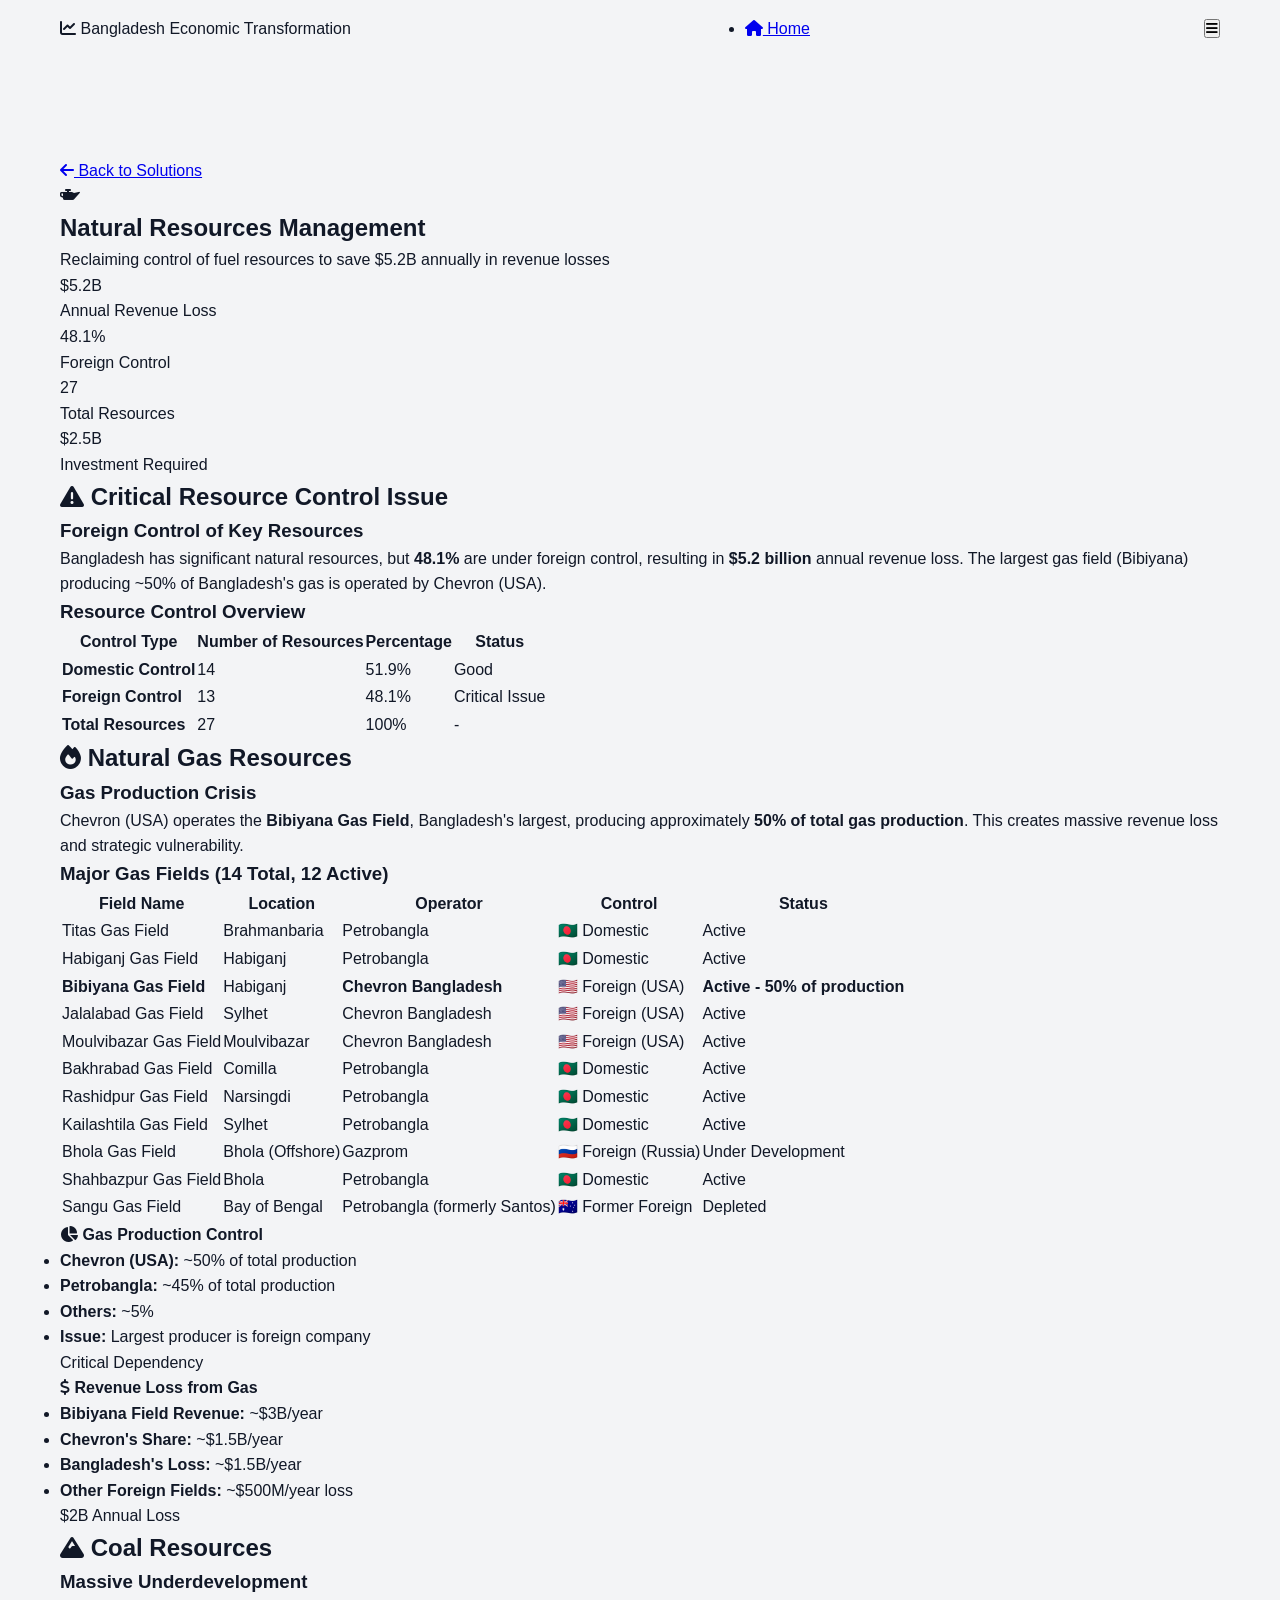
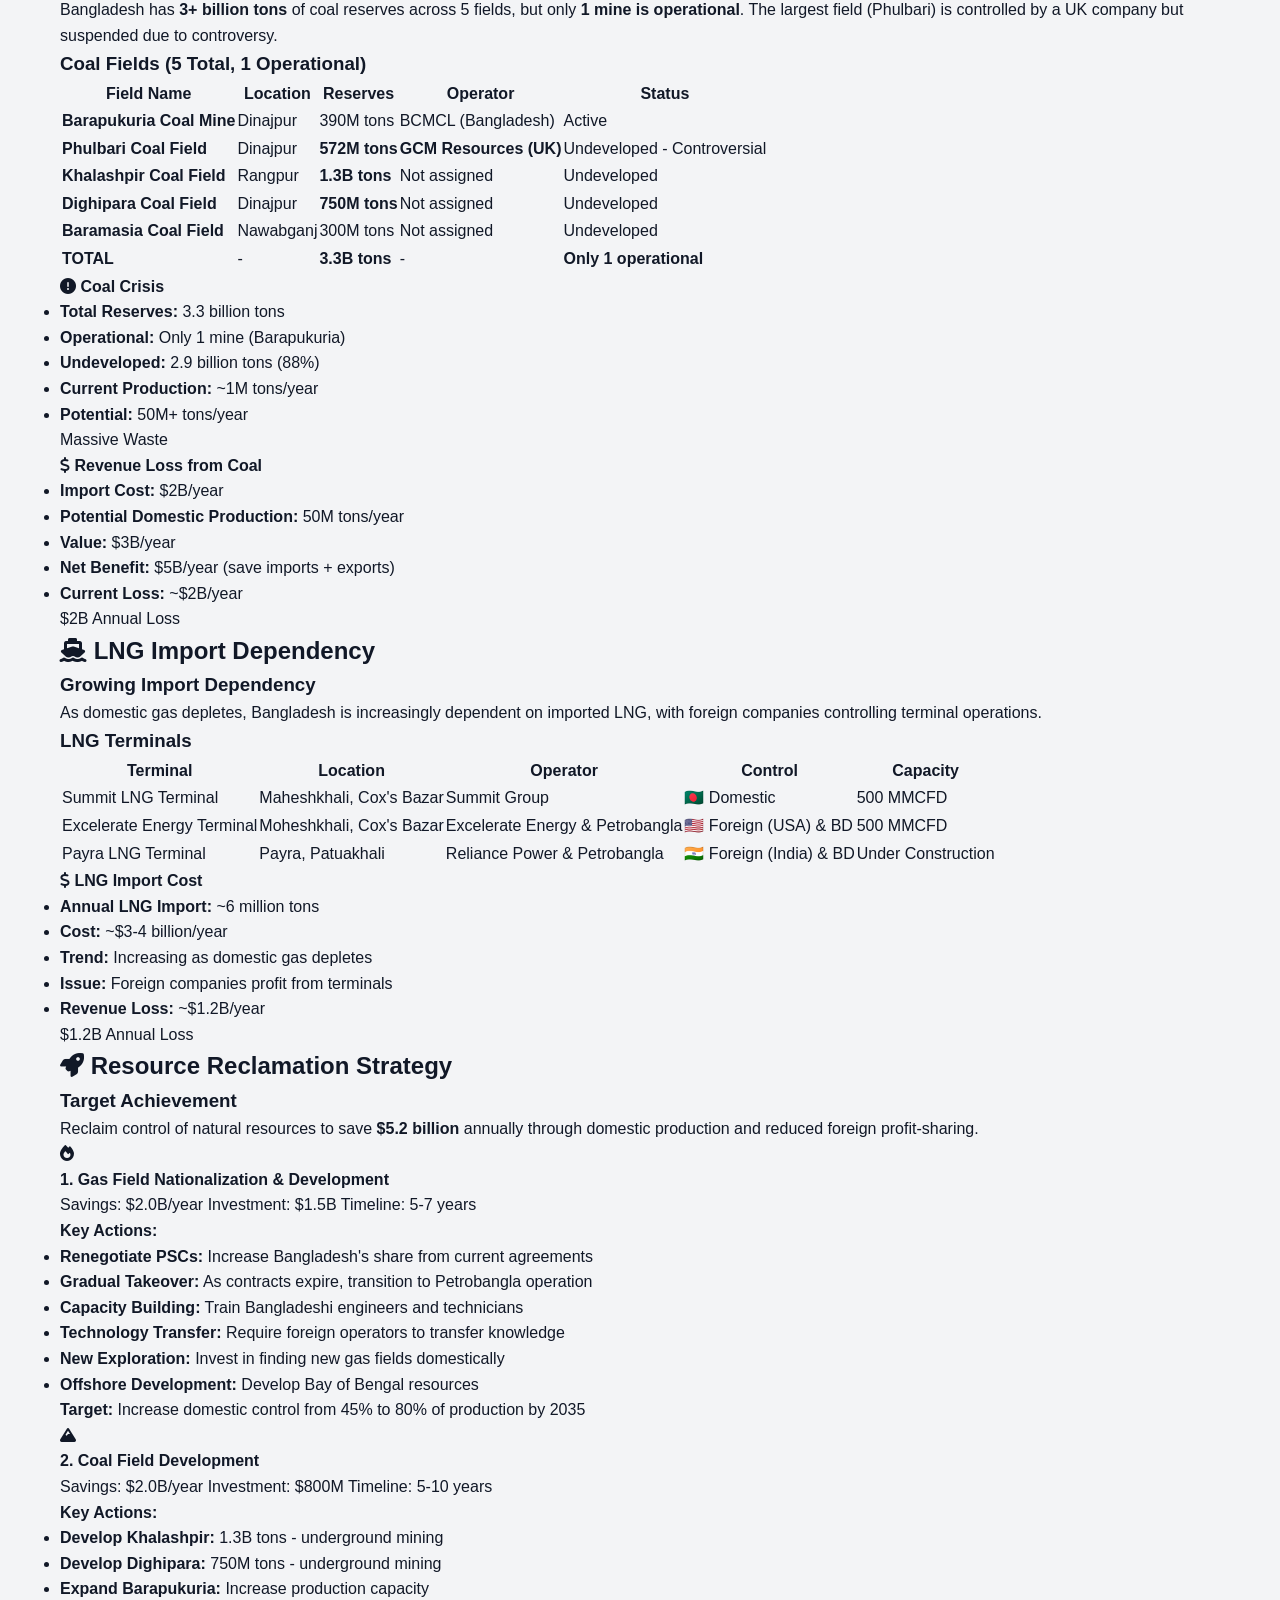
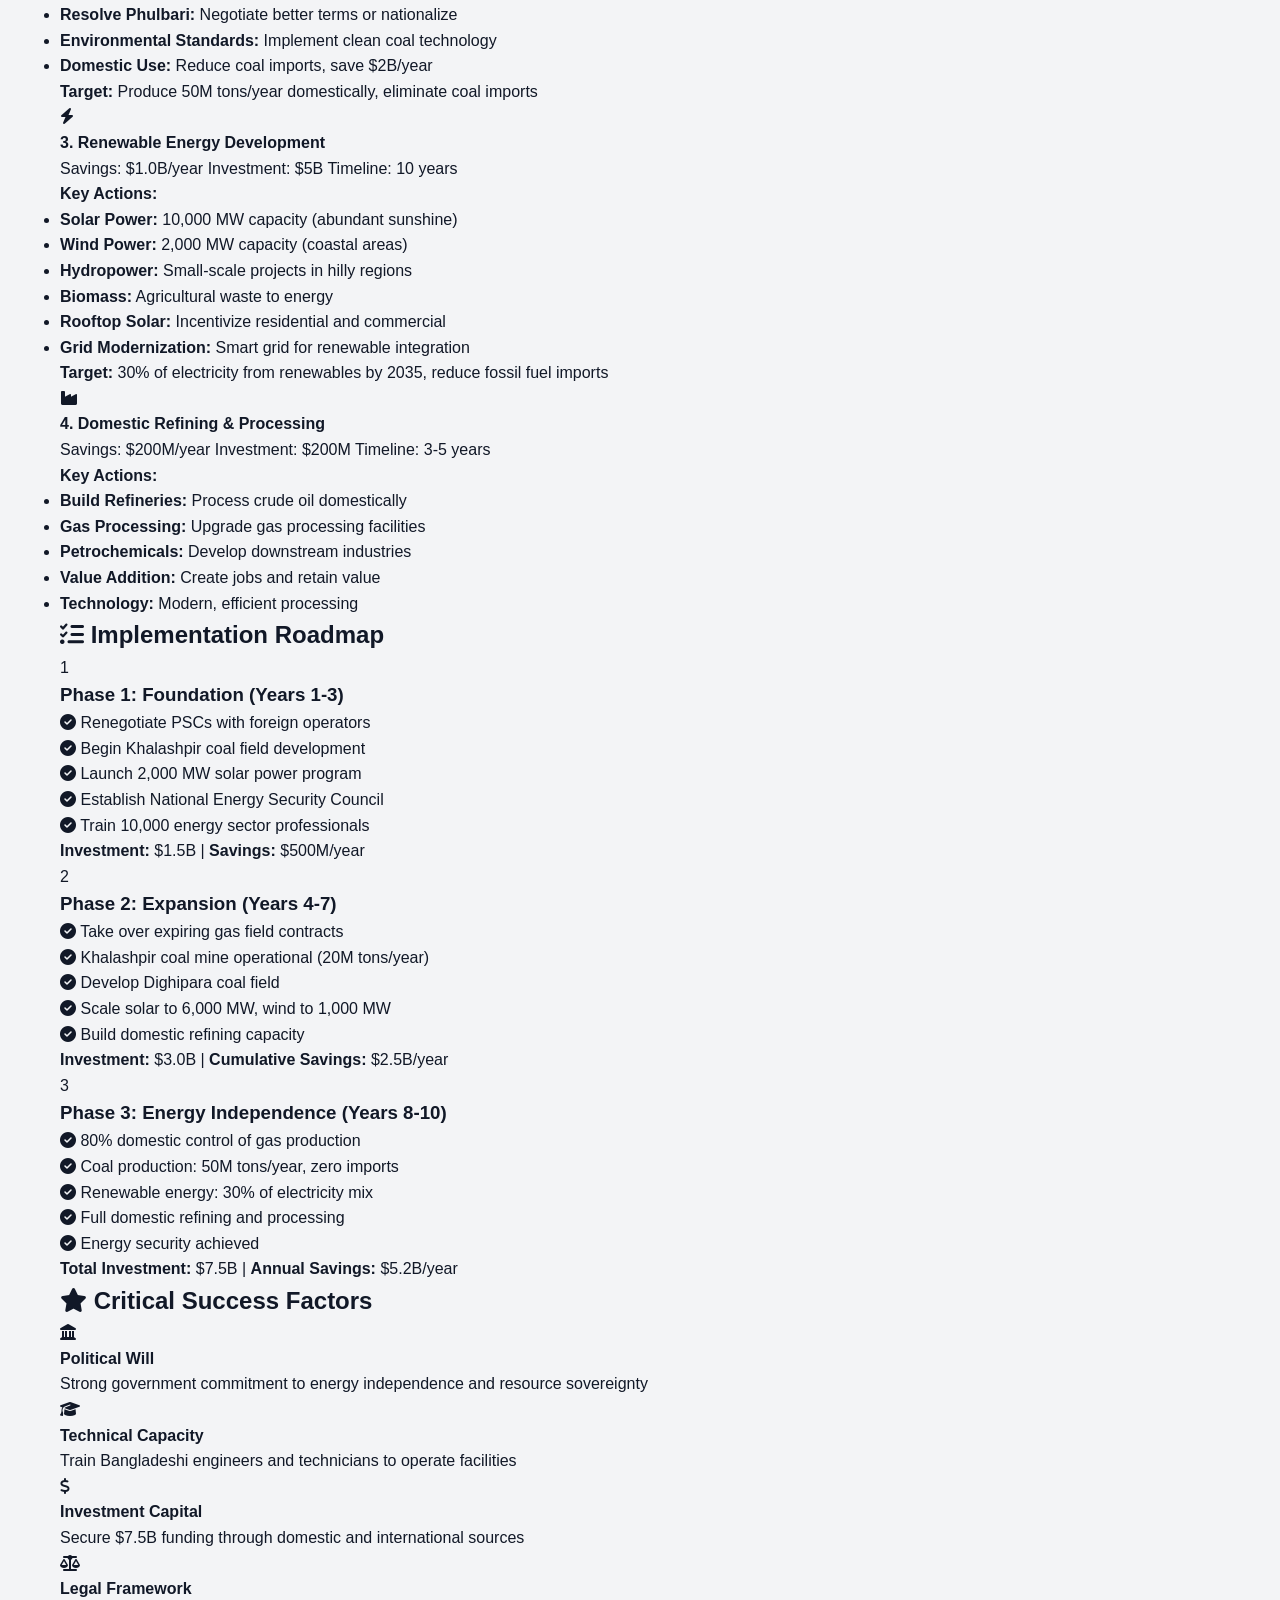
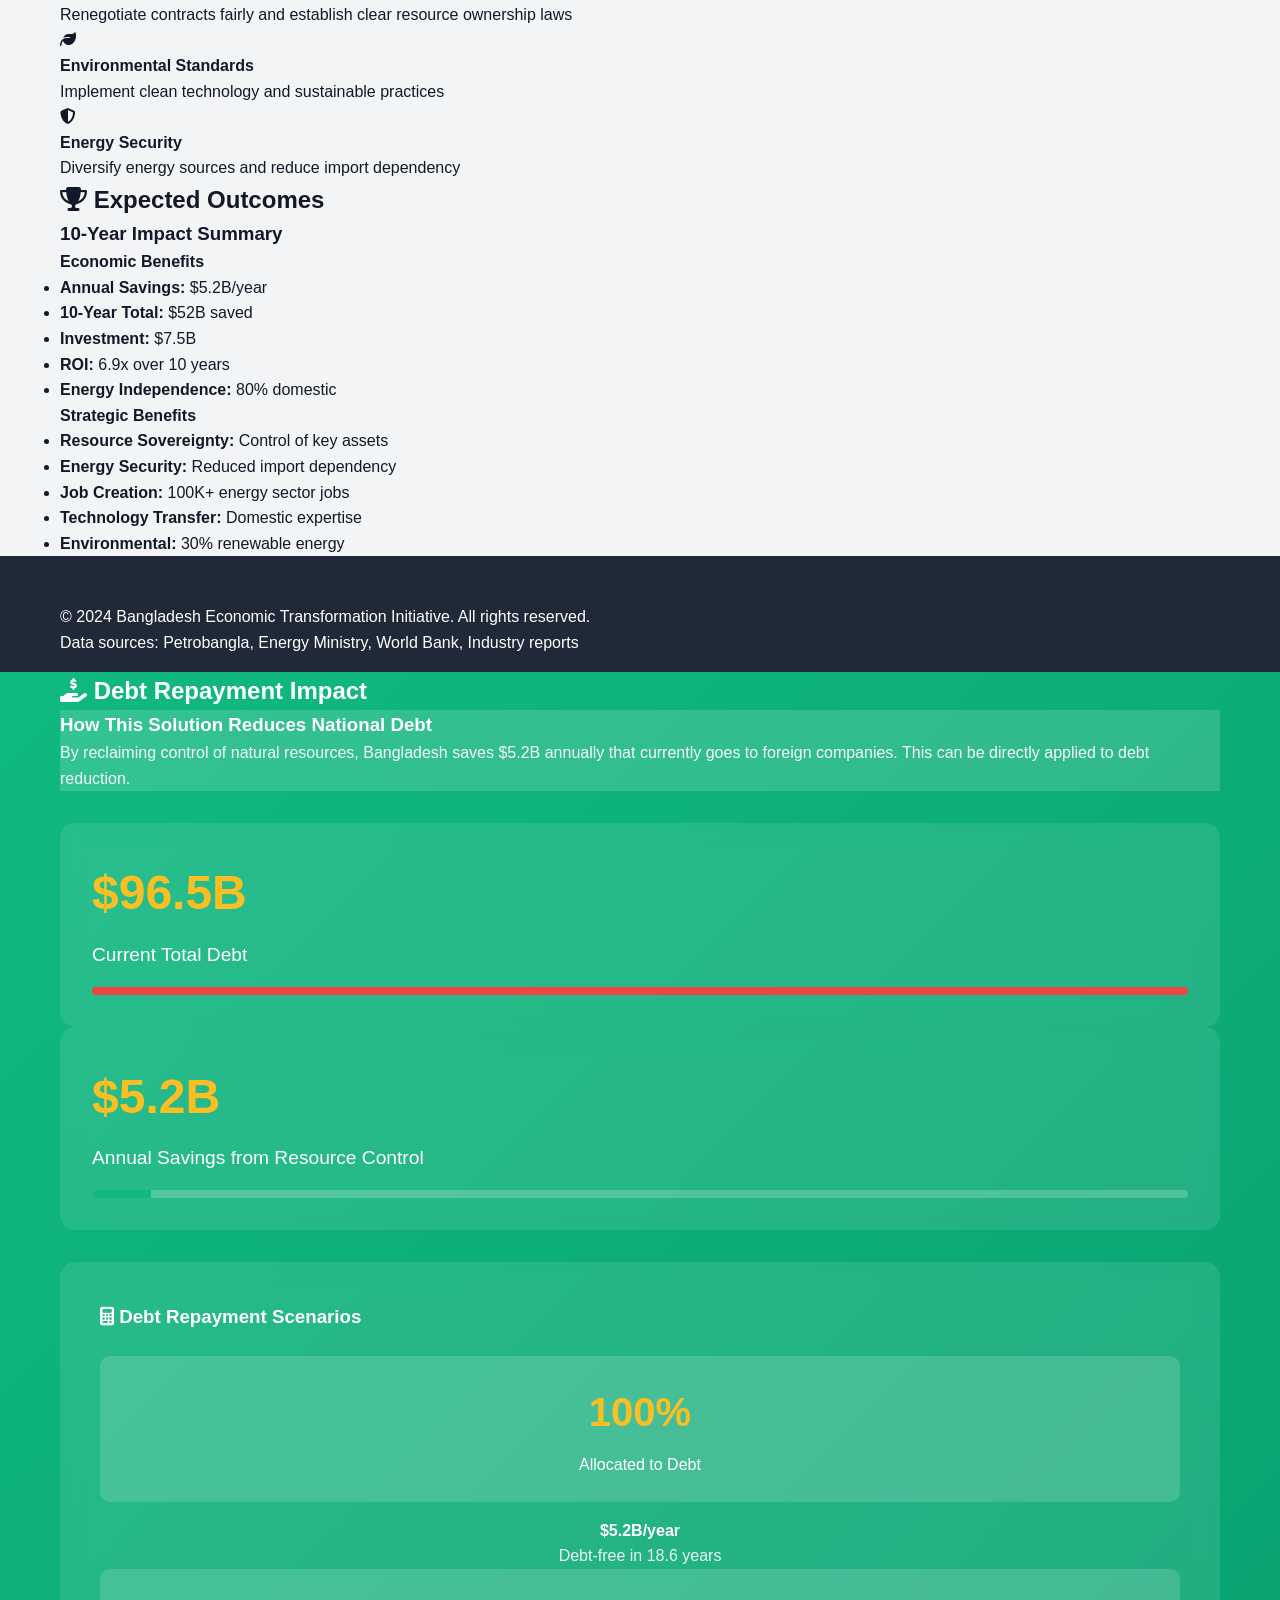
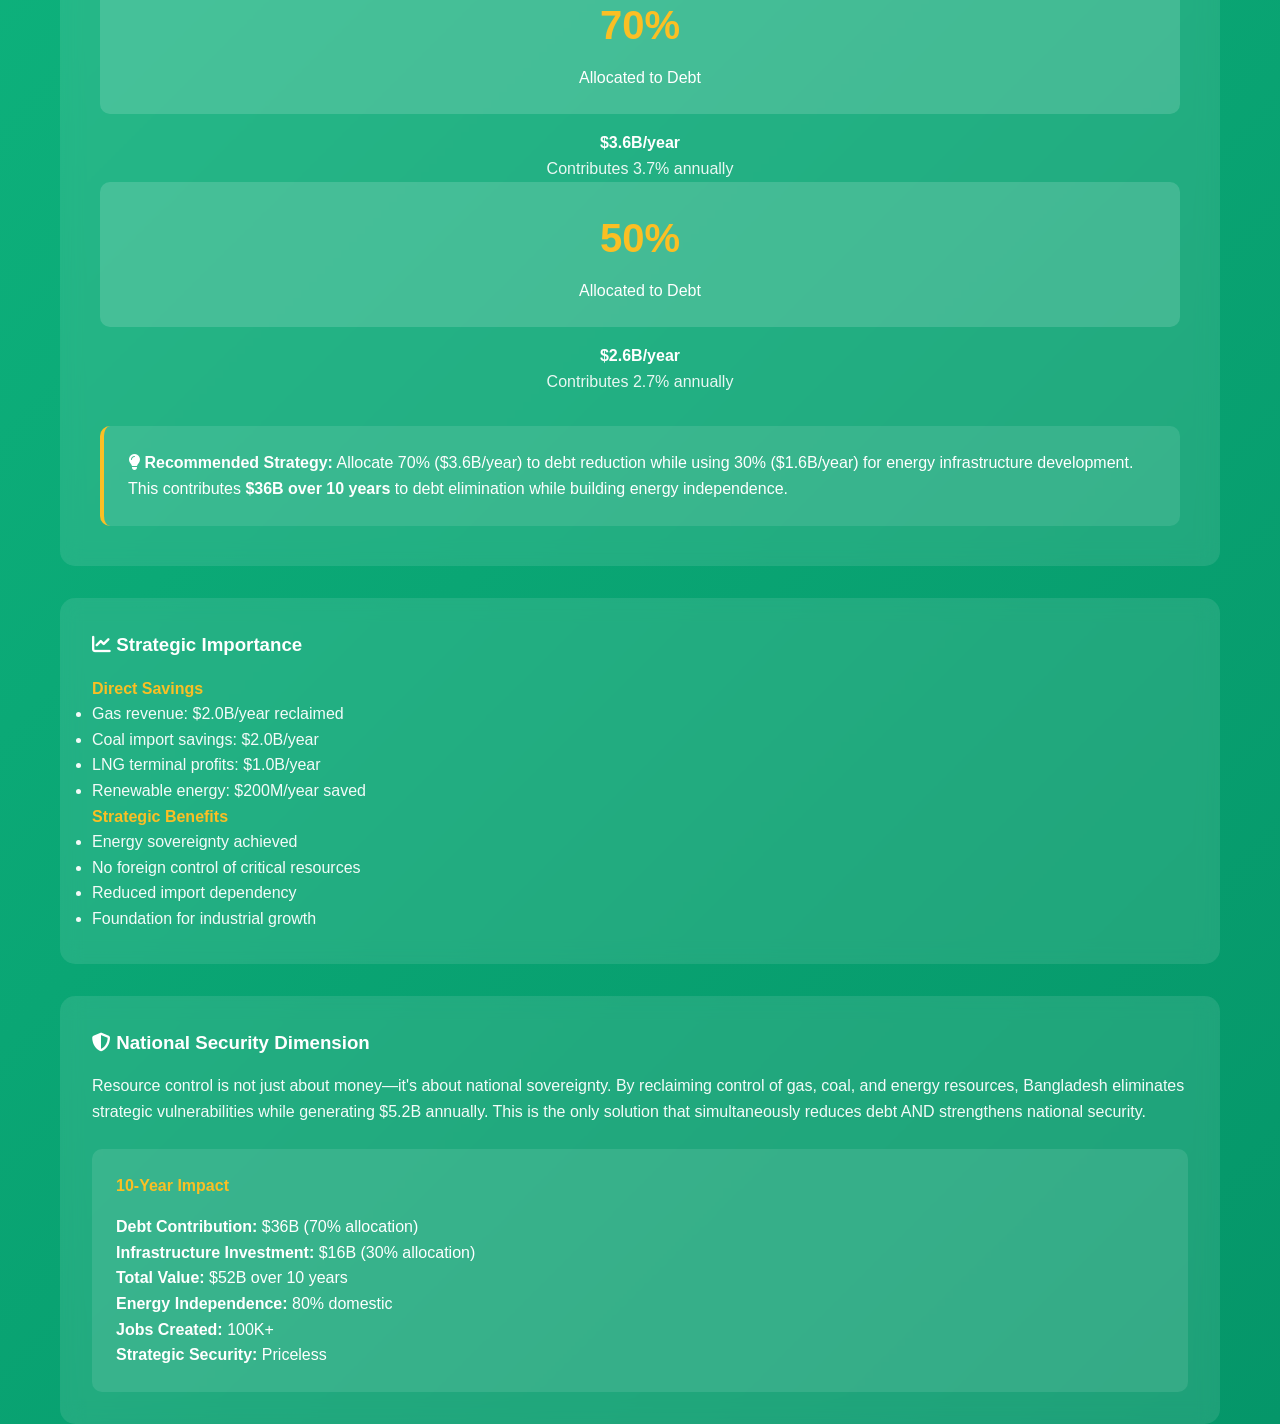
<file: website/natural-resources.html>
<!DOCTYPE html>
<html lang="en">
<head>
    <meta charset="UTF-8">
    <meta name="viewport" content="width=device-width, initial-scale=1.0">
    <title>Natural Resources - Bangladesh Economic Transformation</title>
    <link rel="stylesheet" href="styles.css">
    <link rel="stylesheet" href="https://cdnjs.cloudflare.com/ajax/libs/font-awesome/6.4.0/css/all.min.css">
</head>
<body>
    <!-- Navigation -->
    <nav class="navbar">
        <div class="container">
            <div class="nav-brand">
                <i class="fas fa-chart-line"></i>
                <span>Bangladesh Economic Transformation</span>
            </div>
            <ul class="nav-menu">
                <li><a href="index.html"><i class="fas fa-home"></i> Home</a></li>
            </ul>
        </div>
    </nav>

    <!-- Back Button -->
    <div class="container" style="margin-top: 100px;">
        <a href="index.html" class="back-button">
            <i class="fas fa-arrow-left"></i> Back to Solutions
        </a>
    </div>

    <!-- Solution Header -->
    <section class="solution-header">
        <div class="container">
            <div class="solution-icon">
                <i class="fas fa-oil-can"></i>
            </div>
            <h1>Natural Resources Management</h1>
            <p class="solution-subtitle">Reclaiming control of fuel resources to save $5.2B annually in revenue losses</p>
            
            <div class="stats-grid">
                <div class="stat-card">
                    <div class="stat-value">$5.2B</div>
                    <div class="stat-label">Annual Revenue Loss</div>
                </div>
                <div class="stat-card">
                    <div class="stat-value">48.1%</div>
                    <div class="stat-label">Foreign Control</div>
                </div>
                <div class="stat-card">
                    <div class="stat-value">27</div>
                    <div class="stat-label">Total Resources</div>
                </div>
                <div class="stat-card">
                    <div class="stat-value">$2.5B</div>
                    <div class="stat-label">Investment Required</div>
                </div>
            </div>
        </div>
    </section>

    <!-- Current Situation -->
    <section class="content-section">
        <div class="container">
            <h2><i class="fas fa-exclamation-triangle"></i> Critical Resource Control Issue</h2>
            
            <div class="highlight-box warning">
                <h3>Foreign Control of Key Resources</h3>
                <p>Bangladesh has significant natural resources, but <strong>48.1%</strong> are under foreign control, resulting in <strong>$5.2 billion</strong> annual revenue loss. The largest gas field (Bibiyana) producing ~50% of Bangladesh's gas is operated by Chevron (USA).</p>
            </div>

            <div class="data-table">
                <h3>Resource Control Overview</h3>
                <table>
                    <thead>
                        <tr>
                            <th>Control Type</th>
                            <th>Number of Resources</th>
                            <th>Percentage</th>
                            <th>Status</th>
                        </tr>
                    </thead>
                    <tbody>
                        <tr>
                            <td><strong>Domestic Control</strong></td>
                            <td>14</td>
                            <td>51.9%</td>
                            <td><span class="badge badge-success">Good</span></td>
                        </tr>
                        <tr class="highlight-row">
                            <td><strong>Foreign Control</strong></td>
                            <td>13</td>
                            <td>48.1%</td>
                            <td><span class="badge badge-danger">Critical Issue</span></td>
                        </tr>
                        <tr>
                            <td><strong>Total Resources</strong></td>
                            <td>27</td>
                            <td>100%</td>
                            <td>-</td>
                        </tr>
                    </tbody>
                </table>
            </div>
        </div>
    </section>

    <!-- Natural Gas Resources -->
    <section class="content-section bg-light">
        <div class="container">
            <h2><i class="fas fa-fire"></i> Natural Gas Resources</h2>
            
            <div class="highlight-box warning">
                <h3>Gas Production Crisis</h3>
                <p>Chevron (USA) operates the <strong>Bibiyana Gas Field</strong>, Bangladesh's largest, producing approximately <strong>50% of total gas production</strong>. This creates massive revenue loss and strategic vulnerability.</p>
            </div>

            <div class="data-table">
                <h3>Major Gas Fields (14 Total, 12 Active)</h3>
                <table>
                    <thead>
                        <tr>
                            <th>Field Name</th>
                            <th>Location</th>
                            <th>Operator</th>
                            <th>Control</th>
                            <th>Status</th>
                        </tr>
                    </thead>
                    <tbody>
                        <tr>
                            <td>Titas Gas Field</td>
                            <td>Brahmanbaria</td>
                            <td>Petrobangla</td>
                            <td><span class="badge badge-success">🇧🇩 Domestic</span></td>
                            <td>Active</td>
                        </tr>
                        <tr>
                            <td>Habiganj Gas Field</td>
                            <td>Habiganj</td>
                            <td>Petrobangla</td>
                            <td><span class="badge badge-success">🇧🇩 Domestic</span></td>
                            <td>Active</td>
                        </tr>
                        <tr class="highlight-row">
                            <td><strong>Bibiyana Gas Field</strong></td>
                            <td>Habiganj</td>
                            <td><strong>Chevron Bangladesh</strong></td>
                            <td><span class="badge badge-danger">🇺🇸 Foreign (USA)</span></td>
                            <td><strong>Active - 50% of production</strong></td>
                        </tr>
                        <tr class="highlight-row">
                            <td>Jalalabad Gas Field</td>
                            <td>Sylhet</td>
                            <td>Chevron Bangladesh</td>
                            <td><span class="badge badge-danger">🇺🇸 Foreign (USA)</span></td>
                            <td>Active</td>
                        </tr>
                        <tr class="highlight-row">
                            <td>Moulvibazar Gas Field</td>
                            <td>Moulvibazar</td>
                            <td>Chevron Bangladesh</td>
                            <td><span class="badge badge-danger">🇺🇸 Foreign (USA)</span></td>
                            <td>Active</td>
                        </tr>
                        <tr>
                            <td>Bakhrabad Gas Field</td>
                            <td>Comilla</td>
                            <td>Petrobangla</td>
                            <td><span class="badge badge-success">🇧🇩 Domestic</span></td>
                            <td>Active</td>
                        </tr>
                        <tr>
                            <td>Rashidpur Gas Field</td>
                            <td>Narsingdi</td>
                            <td>Petrobangla</td>
                            <td><span class="badge badge-success">🇧🇩 Domestic</span></td>
                            <td>Active</td>
                        </tr>
                        <tr>
                            <td>Kailashtila Gas Field</td>
                            <td>Sylhet</td>
                            <td>Petrobangla</td>
                            <td><span class="badge badge-success">🇧🇩 Domestic</span></td>
                            <td>Active</td>
                        </tr>
                        <tr class="highlight-row">
                            <td>Bhola Gas Field</td>
                            <td>Bhola (Offshore)</td>
                            <td>Gazprom</td>
                            <td><span class="badge badge-danger">🇷🇺 Foreign (Russia)</span></td>
                            <td>Under Development</td>
                        </tr>
                        <tr>
                            <td>Shahbazpur Gas Field</td>
                            <td>Bhola</td>
                            <td>Petrobangla</td>
                            <td><span class="badge badge-success">🇧🇩 Domestic</span></td>
                            <td>Active</td>
                        </tr>
                        <tr>
                            <td>Sangu Gas Field</td>
                            <td>Bay of Bengal</td>
                            <td>Petrobangla (formerly Santos)</td>
                            <td><span class="badge badge-warning">🇦🇺 Former Foreign</span></td>
                            <td>Depleted</td>
                        </tr>
                    </tbody>
                </table>
            </div>

            <div class="grid-2">
                <div class="info-card">
                    <h4><i class="fas fa-chart-pie"></i> Gas Production Control</h4>
                    <ul>
                        <li><strong>Chevron (USA):</strong> ~50% of total production</li>
                        <li><strong>Petrobangla:</strong> ~45% of total production</li>
                        <li><strong>Others:</strong> ~5%</li>
                        <li><strong>Issue:</strong> Largest producer is foreign company</li>
                    </ul>
                    <div class="badge badge-danger">Critical Dependency</div>
                </div>

                <div class="info-card">
                    <h4><i class="fas fa-dollar-sign"></i> Revenue Loss from Gas</h4>
                    <ul>
                        <li><strong>Bibiyana Field Revenue:</strong> ~$3B/year</li>
                        <li><strong>Chevron's Share:</strong> ~$1.5B/year</li>
                        <li><strong>Bangladesh's Loss:</strong> ~$1.5B/year</li>
                        <li><strong>Other Foreign Fields:</strong> ~$500M/year loss</li>
                    </ul>
                    <div class="badge badge-danger">$2B Annual Loss</div>
                </div>
            </div>
        </div>
    </section>

    <!-- Coal Resources -->
    <section class="content-section">
        <div class="container">
            <h2><i class="fas fa-mountain"></i> Coal Resources</h2>
            
            <div class="highlight-box warning">
                <h3>Massive Underdevelopment</h3>
                <p>Bangladesh has <strong>3+ billion tons</strong> of coal reserves across 5 fields, but only <strong>1 mine is operational</strong>. The largest field (Phulbari) is controlled by a UK company but suspended due to controversy.</p>
            </div>

            <div class="data-table">
                <h3>Coal Fields (5 Total, 1 Operational)</h3>
                <table>
                    <thead>
                        <tr>
                            <th>Field Name</th>
                            <th>Location</th>
                            <th>Reserves</th>
                            <th>Operator</th>
                            <th>Status</th>
                        </tr>
                    </thead>
                    <tbody>
                        <tr>
                            <td><strong>Barapukuria Coal Mine</strong></td>
                            <td>Dinajpur</td>
                            <td>390M tons</td>
                            <td>BCMCL (Bangladesh)</td>
                            <td><span class="badge badge-success">Active</span></td>
                        </tr>
                        <tr class="highlight-row">
                            <td><strong>Phulbari Coal Field</strong></td>
                            <td>Dinajpur</td>
                            <td><strong>572M tons</strong></td>
                            <td><strong>GCM Resources (UK)</strong></td>
                            <td><span class="badge badge-danger">Undeveloped - Controversial</span></td>
                        </tr>
                        <tr>
                            <td><strong>Khalashpir Coal Field</strong></td>
                            <td>Rangpur</td>
                            <td><strong>1.3B tons</strong></td>
                            <td>Not assigned</td>
                            <td><span class="badge badge-warning">Undeveloped</span></td>
                        </tr>
                        <tr>
                            <td><strong>Dighipara Coal Field</strong></td>
                            <td>Dinajpur</td>
                            <td><strong>750M tons</strong></td>
                            <td>Not assigned</td>
                            <td><span class="badge badge-warning">Undeveloped</span></td>
                        </tr>
                        <tr>
                            <td><strong>Baramasia Coal Field</strong></td>
                            <td>Nawabganj</td>
                            <td>300M tons</td>
                            <td>Not assigned</td>
                            <td><span class="badge badge-warning">Undeveloped</span></td>
                        </tr>
                        <tr class="highlight-row">
                            <td><strong>TOTAL</strong></td>
                            <td>-</td>
                            <td><strong>3.3B tons</strong></td>
                            <td>-</td>
                            <td><strong>Only 1 operational</strong></td>
                        </tr>
                    </tbody>
                </table>
            </div>

            <div class="grid-2">
                <div class="info-card">
                    <h4><i class="fas fa-exclamation-circle"></i> Coal Crisis</h4>
                    <ul>
                        <li><strong>Total Reserves:</strong> 3.3 billion tons</li>
                        <li><strong>Operational:</strong> Only 1 mine (Barapukuria)</li>
                        <li><strong>Undeveloped:</strong> 2.9 billion tons (88%)</li>
                        <li><strong>Current Production:</strong> ~1M tons/year</li>
                        <li><strong>Potential:</strong> 50M+ tons/year</li>
                    </ul>
                    <div class="badge badge-danger">Massive Waste</div>
                </div>

                <div class="info-card">
                    <h4><i class="fas fa-dollar-sign"></i> Revenue Loss from Coal</h4>
                    <ul>
                        <li><strong>Import Cost:</strong> $2B/year</li>
                        <li><strong>Potential Domestic Production:</strong> 50M tons/year</li>
                        <li><strong>Value:</strong> $3B/year</li>
                        <li><strong>Net Benefit:</strong> $5B/year (save imports + exports)</li>
                        <li><strong>Current Loss:</strong> ~$2B/year</li>
                    </ul>
                    <div class="badge badge-danger">$2B Annual Loss</div>
                </div>
            </div>
        </div>
    </section>

    <!-- LNG Import Dependency -->
    <section class="content-section bg-light">
        <div class="container">
            <h2><i class="fas fa-ship"></i> LNG Import Dependency</h2>
            
            <div class="highlight-box warning">
                <h3>Growing Import Dependency</h3>
                <p>As domestic gas depletes, Bangladesh is increasingly dependent on imported LNG, with foreign companies controlling terminal operations.</p>
            </div>

            <div class="data-table">
                <h3>LNG Terminals</h3>
                <table>
                    <thead>
                        <tr>
                            <th>Terminal</th>
                            <th>Location</th>
                            <th>Operator</th>
                            <th>Control</th>
                            <th>Capacity</th>
                        </tr>
                    </thead>
                    <tbody>
                        <tr>
                            <td>Summit LNG Terminal</td>
                            <td>Maheshkhali, Cox's Bazar</td>
                            <td>Summit Group</td>
                            <td><span class="badge badge-success">🇧🇩 Domestic</span></td>
                            <td>500 MMCFD</td>
                        </tr>
                        <tr class="highlight-row">
                            <td>Excelerate Energy Terminal</td>
                            <td>Moheshkhali, Cox's Bazar</td>
                            <td>Excelerate Energy & Petrobangla</td>
                            <td><span class="badge badge-danger">🇺🇸 Foreign (USA) & BD</span></td>
                            <td>500 MMCFD</td>
                        </tr>
                        <tr class="highlight-row">
                            <td>Payra LNG Terminal</td>
                            <td>Payra, Patuakhali</td>
                            <td>Reliance Power & Petrobangla</td>
                            <td><span class="badge badge-danger">🇮🇳 Foreign (India) & BD</span></td>
                            <td>Under Construction</td>
                        </tr>
                    </tbody>
                </table>
            </div>

            <div class="info-card">
                <h4><i class="fas fa-dollar-sign"></i> LNG Import Cost</h4>
                <ul>
                    <li><strong>Annual LNG Import:</strong> ~6 million tons</li>
                    <li><strong>Cost:</strong> ~$3-4 billion/year</li>
                    <li><strong>Trend:</strong> Increasing as domestic gas depletes</li>
                    <li><strong>Issue:</strong> Foreign companies profit from terminals</li>
                    <li><strong>Revenue Loss:</strong> ~$1.2B/year</li>
                </ul>
                <div class="badge badge-danger">$1.2B Annual Loss</div>
            </div>
        </div>
    </section>

    <!-- Solution Strategy -->
    <section class="content-section">
        <div class="container">
            <h2><i class="fas fa-rocket"></i> Resource Reclamation Strategy</h2>
            
            <div class="highlight-box success">
                <h3>Target Achievement</h3>
                <p>Reclaim control of natural resources to save <strong>$5.2 billion</strong> annually through domestic production and reduced foreign profit-sharing.</p>
            </div>

            <div class="measure-card">
                <div class="measure-header">
                    <div class="measure-icon"><i class="fas fa-fire"></i></div>
                    <div>
                        <h4>1. Gas Field Nationalization & Development</h4>
                        <div class="measure-meta">
                            <span class="badge badge-success">Savings: $2.0B/year</span>
                            <span class="badge badge-warning">Investment: $1.5B</span>
                            <span class="badge badge-info">Timeline: 5-7 years</span>
                        </div>
                    </div>
                </div>
                <div class="measure-content">
                    <h4>Key Actions:</h4>
                    <ul>
                        <li><strong>Renegotiate PSCs:</strong> Increase Bangladesh's share from current agreements</li>
                        <li><strong>Gradual Takeover:</strong> As contracts expire, transition to Petrobangla operation</li>
                        <li><strong>Capacity Building:</strong> Train Bangladeshi engineers and technicians</li>
                        <li><strong>Technology Transfer:</strong> Require foreign operators to transfer knowledge</li>
                        <li><strong>New Exploration:</strong> Invest in finding new gas fields domestically</li>
                        <li><strong>Offshore Development:</strong> Develop Bay of Bengal resources</li>
                    </ul>
                    <p><strong>Target:</strong> Increase domestic control from 45% to 80% of production by 2035</p>
                </div>
            </div>

            <div class="measure-card">
                <div class="measure-header">
                    <div class="measure-icon"><i class="fas fa-mountain"></i></div>
                    <div>
                        <h4>2. Coal Field Development</h4>
                        <div class="measure-meta">
                            <span class="badge badge-success">Savings: $2.0B/year</span>
                            <span class="badge badge-warning">Investment: $800M</span>
                            <span class="badge badge-info">Timeline: 5-10 years</span>
                        </div>
                    </div>
                </div>
                <div class="measure-content">
                    <h4>Key Actions:</h4>
                    <ul>
                        <li><strong>Develop Khalashpir:</strong> 1.3B tons - underground mining</li>
                        <li><strong>Develop Dighipara:</strong> 750M tons - underground mining</li>
                        <li><strong>Expand Barapukuria:</strong> Increase production capacity</li>
                        <li><strong>Resolve Phulbari:</strong> Negotiate better terms or nationalize</li>
                        <li><strong>Environmental Standards:</strong> Implement clean coal technology</li>
                        <li><strong>Domestic Use:</strong> Reduce coal imports, save $2B/year</li>
                    </ul>
                    <p><strong>Target:</strong> Produce 50M tons/year domestically, eliminate coal imports</p>
                </div>
            </div>

            <div class="measure-card">
                <div class="measure-header">
                    <div class="measure-icon"><i class="fas fa-bolt"></i></div>
                    <div>
                        <h4>3. Renewable Energy Development</h4>
                        <div class="measure-meta">
                            <span class="badge badge-success">Savings: $1.0B/year</span>
                            <span class="badge badge-warning">Investment: $5B</span>
                            <span class="badge badge-info">Timeline: 10 years</span>
                        </div>
                    </div>
                </div>
                <div class="measure-content">
                    <h4>Key Actions:</h4>
                    <ul>
                        <li><strong>Solar Power:</strong> 10,000 MW capacity (abundant sunshine)</li>
                        <li><strong>Wind Power:</strong> 2,000 MW capacity (coastal areas)</li>
                        <li><strong>Hydropower:</strong> Small-scale projects in hilly regions</li>
                        <li><strong>Biomass:</strong> Agricultural waste to energy</li>
                        <li><strong>Rooftop Solar:</strong> Incentivize residential and commercial</li>
                        <li><strong>Grid Modernization:</strong> Smart grid for renewable integration</li>
                    </ul>
                    <p><strong>Target:</strong> 30% of electricity from renewables by 2035, reduce fossil fuel imports</p>
                </div>
            </div>

            <div class="measure-card">
                <div class="measure-header">
                    <div class="measure-icon"><i class="fas fa-industry"></i></div>
                    <div>
                        <h4>4. Domestic Refining & Processing</h4>
                        <div class="measure-meta">
                            <span class="badge badge-success">Savings: $200M/year</span>
                            <span class="badge badge-warning">Investment: $200M</span>
                            <span class="badge badge-info">Timeline: 3-5 years</span>
                        </div>
                    </div>
                </div>
                <div class="measure-content">
                    <h4>Key Actions:</h4>
                    <ul>
                        <li><strong>Build Refineries:</strong> Process crude oil domestically</li>
                        <li><strong>Gas Processing:</strong> Upgrade gas processing facilities</li>
                        <li><strong>Petrochemicals:</strong> Develop downstream industries</li>
                        <li><strong>Value Addition:</strong> Create jobs and retain value</li>
                        <li><strong>Technology:</strong> Modern, efficient processing</li>
                    </ul>
                </div>
            </div>
        </div>
    </section>

    <!-- Implementation Phases -->
    <section class="content-section bg-light">
        <div class="container">
            <h2><i class="fas fa-tasks"></i> Implementation Roadmap</h2>
            
            <div class="phase-card">
                <div class="phase-number">1</div>
                <div class="phase-content">
                    <h3>Phase 1: Foundation (Years 1-3)</h3>
                    <div class="phase-actions">
                        <div class="action-item">
                            <i class="fas fa-check-circle"></i>
                            <span>Renegotiate PSCs with foreign operators</span>
                        </div>
                        <div class="action-item">
                            <i class="fas fa-check-circle"></i>
                            <span>Begin Khalashpir coal field development</span>
                        </div>
                        <div class="action-item">
                            <i class="fas fa-check-circle"></i>
                            <span>Launch 2,000 MW solar power program</span>
                        </div>
                        <div class="action-item">
                            <i class="fas fa-check-circle"></i>
                            <span>Establish National Energy Security Council</span>
                        </div>
                        <div class="action-item">
                            <i class="fas fa-check-circle"></i>
                            <span>Train 10,000 energy sector professionals</span>
                        </div>
                    </div>
                    <div class="phase-outcome">
                        <strong>Investment:</strong> $1.5B | <strong>Savings:</strong> $500M/year
                    </div>
                </div>
            </div>

            <div class="phase-card">
                <div class="phase-number">2</div>
                <div class="phase-content">
                    <h3>Phase 2: Expansion (Years 4-7)</h3>
                    <div class="phase-actions">
                        <div class="action-item">
                            <i class="fas fa-check-circle"></i>
                            <span>Take over expiring gas field contracts</span>
                        </div>
                        <div class="action-item">
                            <i class="fas fa-check-circle"></i>
                            <span>Khalashpir coal mine operational (20M tons/year)</span>
                        </div>
                        <div class="action-item">
                            <i class="fas fa-check-circle"></i>
                            <span>Develop Dighipara coal field</span>
                        </div>
                        <div class="action-item">
                            <i class="fas fa-check-circle"></i>
                            <span>Scale solar to 6,000 MW, wind to 1,000 MW</span>
                        </div>
                        <div class="action-item">
                            <i class="fas fa-check-circle"></i>
                            <span>Build domestic refining capacity</span>
                        </div>
                    </div>
                    <div class="phase-outcome">
                        <strong>Investment:</strong> $3.0B | <strong>Cumulative Savings:</strong> $2.5B/year
                    </div>
                </div>
            </div>

            <div class="phase-card">
                <div class="phase-number">3</div>
                <div class="phase-content">
                    <h3>Phase 3: Energy Independence (Years 8-10)</h3>
                    <div class="phase-actions">
                        <div class="action-item">
                            <i class="fas fa-check-circle"></i>
                            <span>80% domestic control of gas production</span>
                        </div>
                        <div class="action-item">
                            <i class="fas fa-check-circle"></i>
                            <span>Coal production: 50M tons/year, zero imports</span>
                        </div>
                        <div class="action-item">
                            <i class="fas fa-check-circle"></i>
                            <span>Renewable energy: 30% of electricity mix</span>
                        </div>
                        <div class="action-item">
                            <i class="fas fa-check-circle"></i>
                            <span>Full domestic refining and processing</span>
                        </div>
                        <div class="action-item">
                            <i class="fas fa-check-circle"></i>
                            <span>Energy security achieved</span>
                        </div>
                    </div>
                    <div class="phase-outcome">
                        <strong>Total Investment:</strong> $7.5B | <strong>Annual Savings:</strong> $5.2B/year
                    </div>
                </div>
            </div>
        </div>
    </section>

    <!-- Success Factors -->
    <section class="content-section">
        <div class="container">
            <h2><i class="fas fa-star"></i> Critical Success Factors</h2>
            
            <div class="grid-3">
                <div class="success-factor">
                    <i class="fas fa-landmark"></i>
                    <h4>Political Will</h4>
                    <p>Strong government commitment to energy independence and resource sovereignty</p>
                </div>
                <div class="success-factor">
                    <i class="fas fa-graduation-cap"></i>
                    <h4>Technical Capacity</h4>
                    <p>Train Bangladeshi engineers and technicians to operate facilities</p>
                </div>
                <div class="success-factor">
                    <i class="fas fa-dollar-sign"></i>
                    <h4>Investment Capital</h4>
                    <p>Secure $7.5B funding through domestic and international sources</p>
                </div>
                <div class="success-factor">
                    <i class="fas fa-balance-scale"></i>
                    <h4>Legal Framework</h4>
                    <p>Renegotiate contracts fairly and establish clear resource ownership laws</p>
                </div>
                <div class="success-factor">
                    <i class="fas fa-leaf"></i>
                    <h4>Environmental Standards</h4>
                    <p>Implement clean technology and sustainable practices</p>
                </div>
                <div class="success-factor">
                    <i class="fas fa-shield-alt"></i>
                    <h4>Energy Security</h4>
                    <p>Diversify energy sources and reduce import dependency</p>
                </div>
            </div>
        </div>
    </section>

    <!-- Expected Outcomes -->
    <section class="content-section bg-light">
        <div class="container">
            <h2><i class="fas fa-trophy"></i> Expected Outcomes</h2>
            
            <div class="highlight-box success">
                <h3>10-Year Impact Summary</h3>
                <div class="grid-2">
                    <div>
                        <h4>Economic Benefits</h4>
                        <ul>
                            <li><strong>Annual Savings:</strong> $5.2B/year</li>
                            <li><strong>10-Year Total:</strong> $52B saved</li>
                            <li><strong>Investment:</strong> $7.5B</li>
                            <li><strong>ROI:</strong> 6.9x over 10 years</li>
                            <li><strong>Energy Independence:</strong> 80% domestic</li>
                        </ul>
                    </div>
                    <div>
                        <h4>Strategic Benefits</h4>
                        <ul>
                            <li><strong>Resource Sovereignty:</strong> Control of key assets</li>
                            <li><strong>Energy Security:</strong> Reduced import dependency</li>
                            <li><strong>Job Creation:</strong> 100K+ energy sector jobs</li>
                            <li><strong>Technology Transfer:</strong> Domestic expertise</li>
                            <li><strong>Environmental:</strong> 30% renewable energy</li>
                        </ul>
                    </div>
                </div>
            </div>
        </div>
    </section>

    <!-- Footer -->
    <footer class="footer">
        <div class="container">
            <p>&copy; 2024 Bangladesh Economic Transformation Initiative. All rights reserved.</p>
            <p>Data sources: Petrobangla, Energy Ministry, World Bank, Industry reports</p>
        </div>
    </footer>

    <script src="script.js"></script>
    <!-- Debt Repayment Impact -->
    <section class="content-section" style="background: linear-gradient(135deg, #10b981 0%, #059669 100%); color: white;">
        <div class="container">
            <h2 style="color: white; border-bottom-color: rgba(255,255,255,0.3);"><i class="fas fa-hand-holding-usd"></i> Debt Repayment Impact</h2>
            
            <div class="highlight-box" style="background: rgba(255,255,255,0.15); border-left-color: #fbbf24;">
                <h3 style="color: white;">How This Solution Reduces National Debt</h3>
                <p style="color: white; opacity: 0.95;">By reclaiming control of natural resources, Bangladesh saves $5.2B annually that currently goes to foreign companies. This can be directly applied to debt reduction.</p>
            </div>

            <div class="grid-2" style="margin-top: 2rem;">
                <div style="background: rgba(255,255,255,0.1); padding: 2rem; border-radius: 15px; backdrop-filter: blur(10px);">
                    <h3 style="color: #fbbf24; font-size: 3rem; margin-bottom: 0.5rem;">$96.5B</h3>
                    <p style="color: white; font-size: 1.2rem; margin-bottom: 1rem;">Current Total Debt</p>
                    <div style="background: rgba(255,255,255,0.2); height: 8px; border-radius: 4px; overflow: hidden;">
                        <div style="background: #ef4444; width: 100%; height: 100%;"></div>
                    </div>
                </div>

                <div style="background: rgba(255,255,255,0.1); padding: 2rem; border-radius: 15px; backdrop-filter: blur(10px);">
                    <h3 style="color: #fbbf24; font-size: 3rem; margin-bottom: 0.5rem;">$5.2B</h3>
                    <p style="color: white; font-size: 1.2rem; margin-bottom: 1rem;">Annual Savings from Resource Control</p>
                    <div style="background: rgba(255,255,255,0.2); height: 8px; border-radius: 4px; overflow: hidden;">
                        <div style="background: #10b981; width: 5.4%; height: 100%;"></div>
                    </div>
                </div>
            </div>

            <div style="background: rgba(255,255,255,0.1); padding: 2.5rem; border-radius: 15px; margin-top: 2rem; backdrop-filter: blur(10px);">
                <h3 style="color: white; margin-bottom: 1.5rem;"><i class="fas fa-calculator"></i> Debt Repayment Scenarios</h3>
                
                <div class="grid-3">
                    <div style="text-align: center;">
                        <div style="background: rgba(255,255,255,0.15); padding: 1.5rem; border-radius: 10px; margin-bottom: 1rem;">
                            <div style="font-size: 2.5rem; color: #fbbf24; font-weight: bold;">100%</div>
                            <div style="color: white; margin-top: 0.5rem;">Allocated to Debt</div>
                        </div>
                        <div style="color: white;">
                            <strong>$5.2B/year</strong><br>
                            <span style="opacity: 0.9;">Debt-free in 18.6 years</span>
                        </div>
                    </div>

                    <div style="text-align: center;">
                        <div style="background: rgba(255,255,255,0.15); padding: 1.5rem; border-radius: 10px; margin-bottom: 1rem;">
                            <div style="font-size: 2.5rem; color: #fbbf24; font-weight: bold;">70%</div>
                            <div style="color: white; margin-top: 0.5rem;">Allocated to Debt</div>
                        </div>
                        <div style="color: white;">
                            <strong>$3.6B/year</strong><br>
                            <span style="opacity: 0.9;">Contributes 3.7% annually</span>
                        </div>
                    </div>

                    <div style="text-align: center;">
                        <div style="background: rgba(255,255,255,0.15); padding: 1.5rem; border-radius: 10px; margin-bottom: 1rem;">
                            <div style="font-size: 2.5rem; color: #fbbf24; font-weight: bold;">50%</div>
                            <div style="color: white; margin-top: 0.5rem;">Allocated to Debt</div>
                        </div>
                        <div style="color: white;">
                            <strong>$2.6B/year</strong><br>
                            <span style="opacity: 0.9;">Contributes 2.7% annually</span>
                        </div>
                    </div>
                </div>

                <div style="background: rgba(255,255,255,0.1); padding: 1.5rem; border-radius: 10px; margin-top: 2rem; border-left: 4px solid #fbbf24;">
                    <p style="color: white; margin: 0;"><strong><i class="fas fa-lightbulb"></i> Recommended Strategy:</strong> Allocate 70% ($3.6B/year) to debt reduction while using 30% ($1.6B/year) for energy infrastructure development. This contributes <strong>$36B over 10 years</strong> to debt elimination while building energy independence.</p>
                </div>
            </div>

            <div style="background: rgba(255,255,255,0.1); padding: 2rem; border-radius: 15px; margin-top: 2rem; backdrop-filter: blur(10px);">
                <h3 style="color: white; margin-bottom: 1rem;"><i class="fas fa-chart-line"></i> Strategic Importance</h3>
                <div class="grid-2">
                    <div>
                        <h4 style="color: #fbbf24;">Direct Savings</h4>
                        <ul style="color: white; opacity: 0.95;">
                            <li>Gas revenue: $2.0B/year reclaimed</li>
                            <li>Coal import savings: $2.0B/year</li>
                            <li>LNG terminal profits: $1.0B/year</li>
                            <li>Renewable energy: $200M/year saved</li>
                        </ul>
                    </div>
                    <div>
                        <h4 style="color: #fbbf24;">Strategic Benefits</h4>
                        <ul style="color: white; opacity: 0.95;">
                            <li>Energy sovereignty achieved</li>
                            <li>No foreign control of critical resources</li>
                            <li>Reduced import dependency</li>
                            <li>Foundation for industrial growth</li>
                        </ul>
                    </div>
                </div>
            </div>

            <div style="background: rgba(255,255,255,0.1); padding: 2rem; border-radius: 15px; margin-top: 2rem; backdrop-filter: blur(10px);">
                <h3 style="color: white; margin-bottom: 1rem;"><i class="fas fa-shield-alt"></i> National Security Dimension</h3>
                <p style="color: white; opacity: 0.95;">Resource control is not just about money—it's about national sovereignty. By reclaiming control of gas, coal, and energy resources, Bangladesh eliminates strategic vulnerabilities while generating $5.2B annually. This is the only solution that simultaneously reduces debt AND strengthens national security.</p>
                
                <div style="margin-top: 1.5rem; padding: 1.5rem; background: rgba(255,255,255,0.1); border-radius: 10px;">
                    <h4 style="color: #fbbf24; margin-bottom: 1rem;">10-Year Impact</h4>
                    <div class="grid-2">
                        <div style="color: white;">
                            <strong>Debt Contribution:</strong> $36B (70% allocation)<br>
                            <strong>Infrastructure Investment:</strong> $16B (30% allocation)<br>
                            <strong>Total Value:</strong> $52B over 10 years
                        </div>
                        <div style="color: white;">
                            <strong>Energy Independence:</strong> 80% domestic<br>
                            <strong>Jobs Created:</strong> 100K+<br>
                            <strong>Strategic Security:</strong> Priceless
                        </div>
                    </div>
                </div>
            </div>
        </div>
    </section>

</body>
</html>
</file>
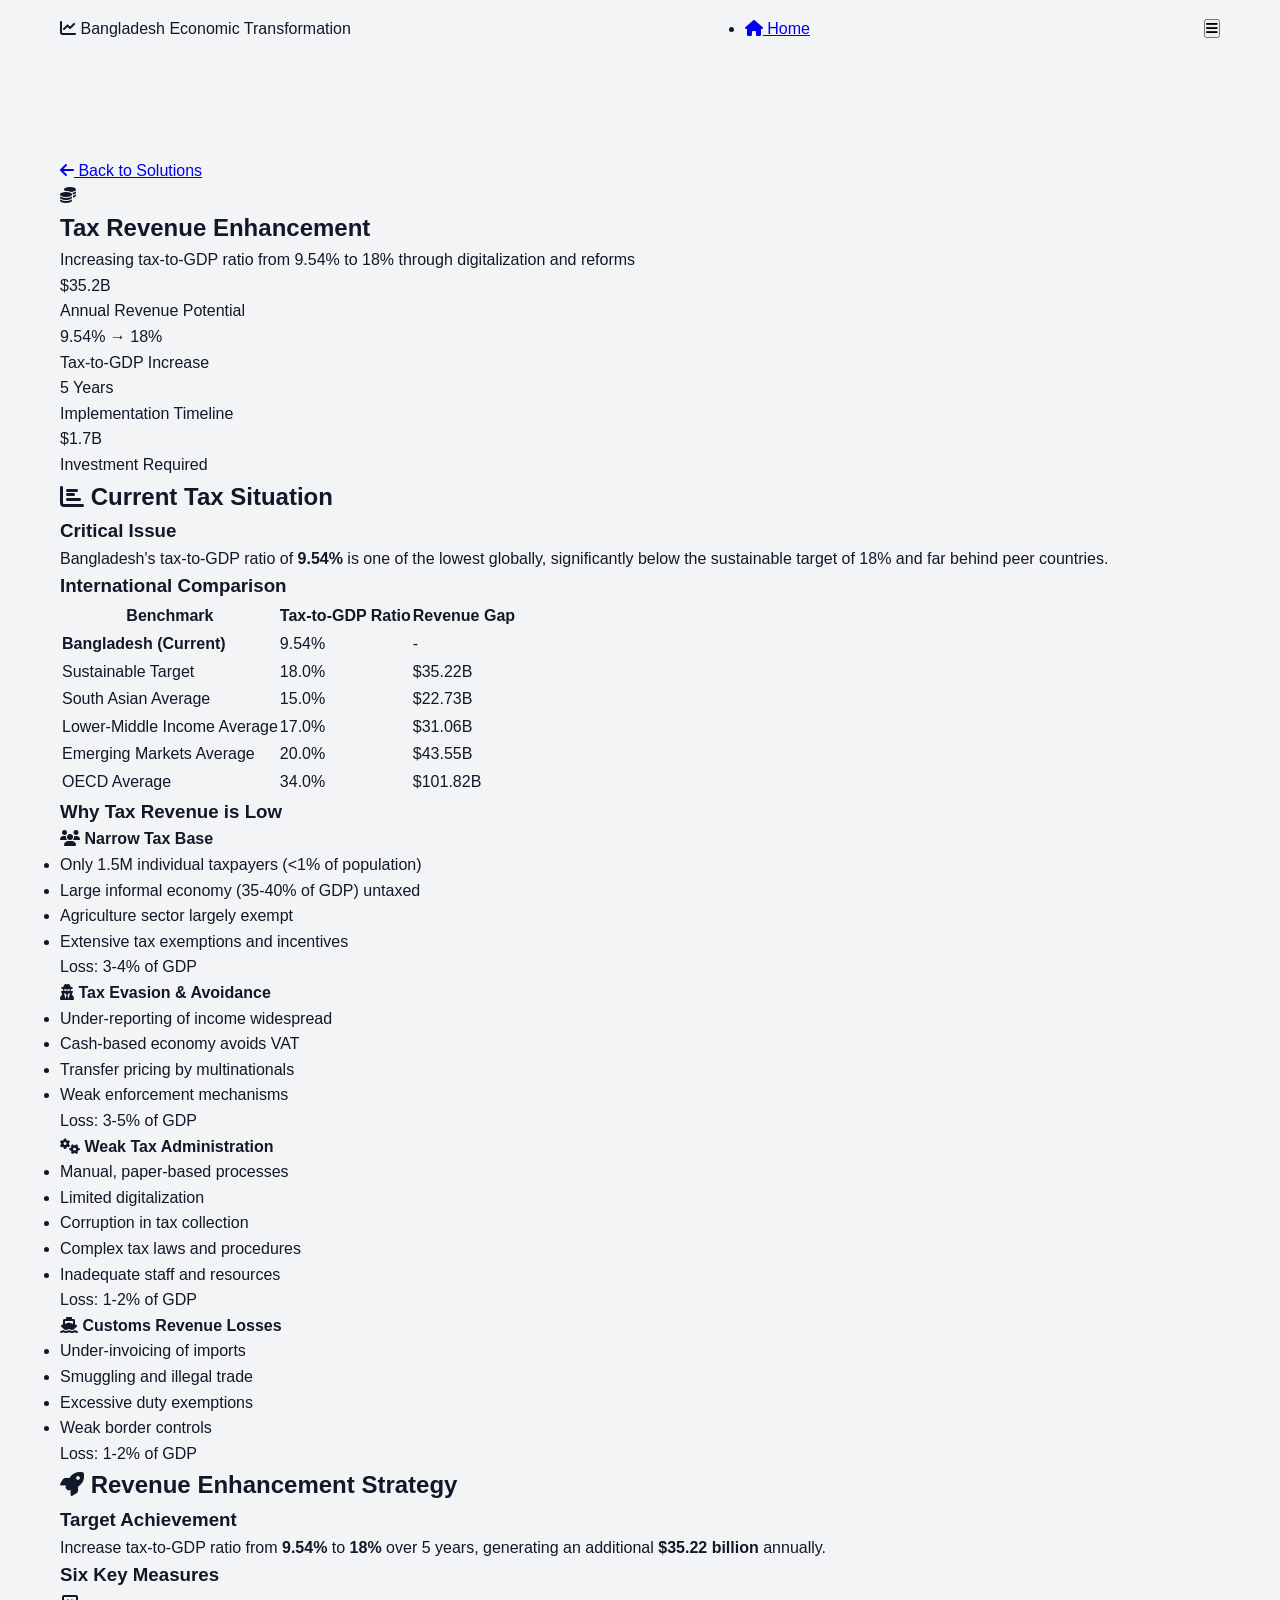
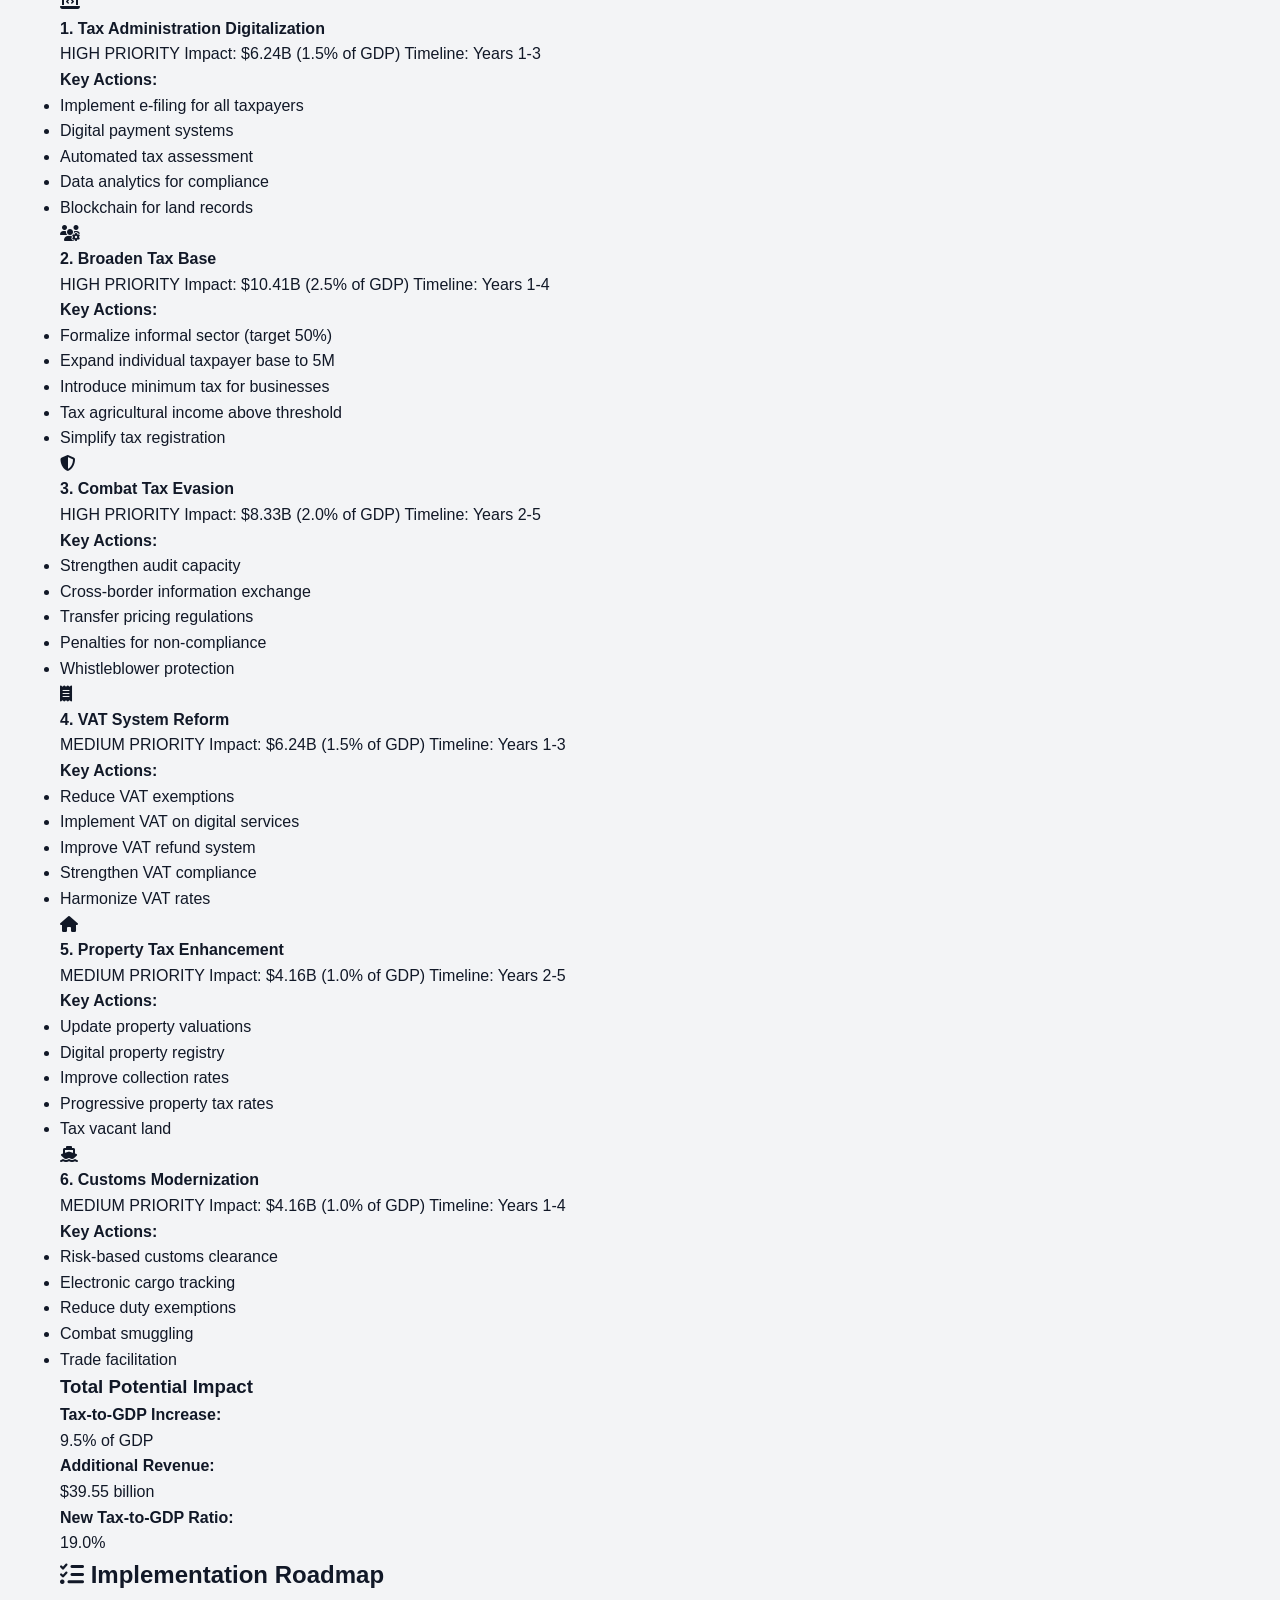
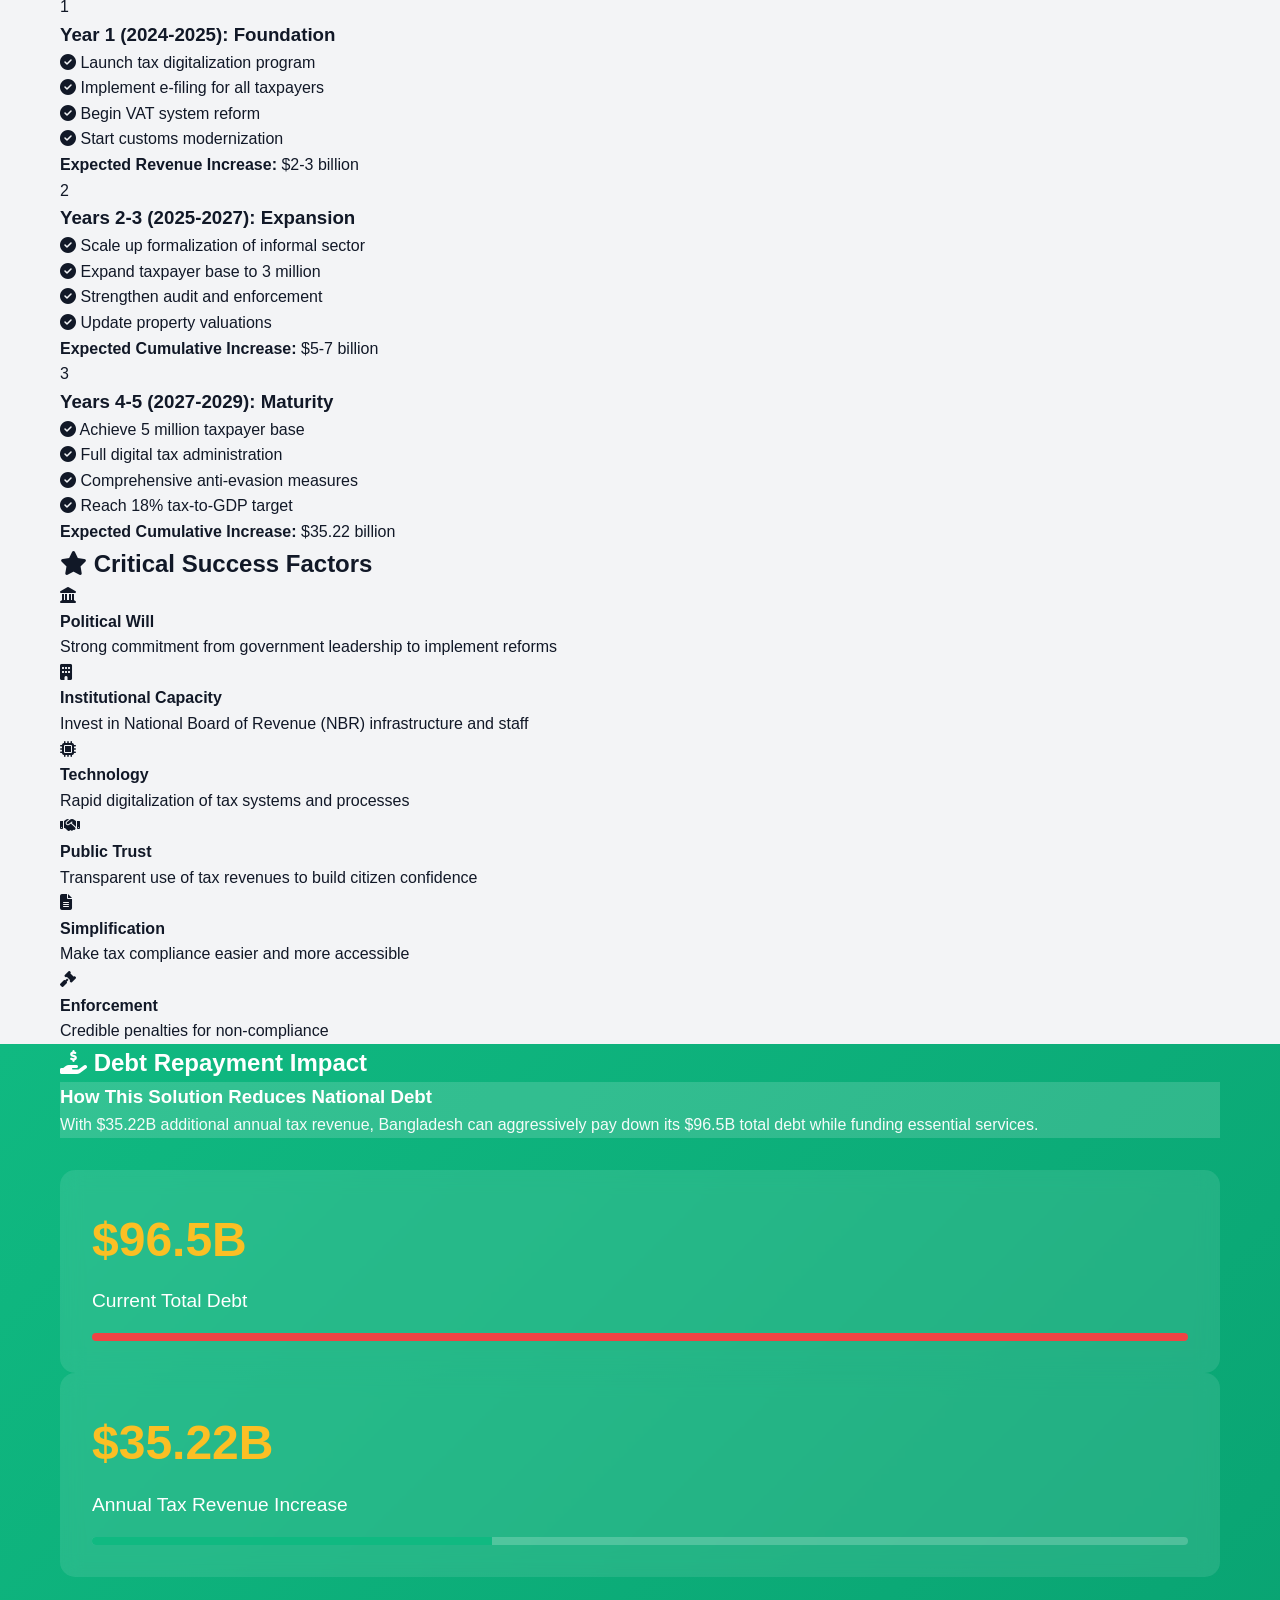
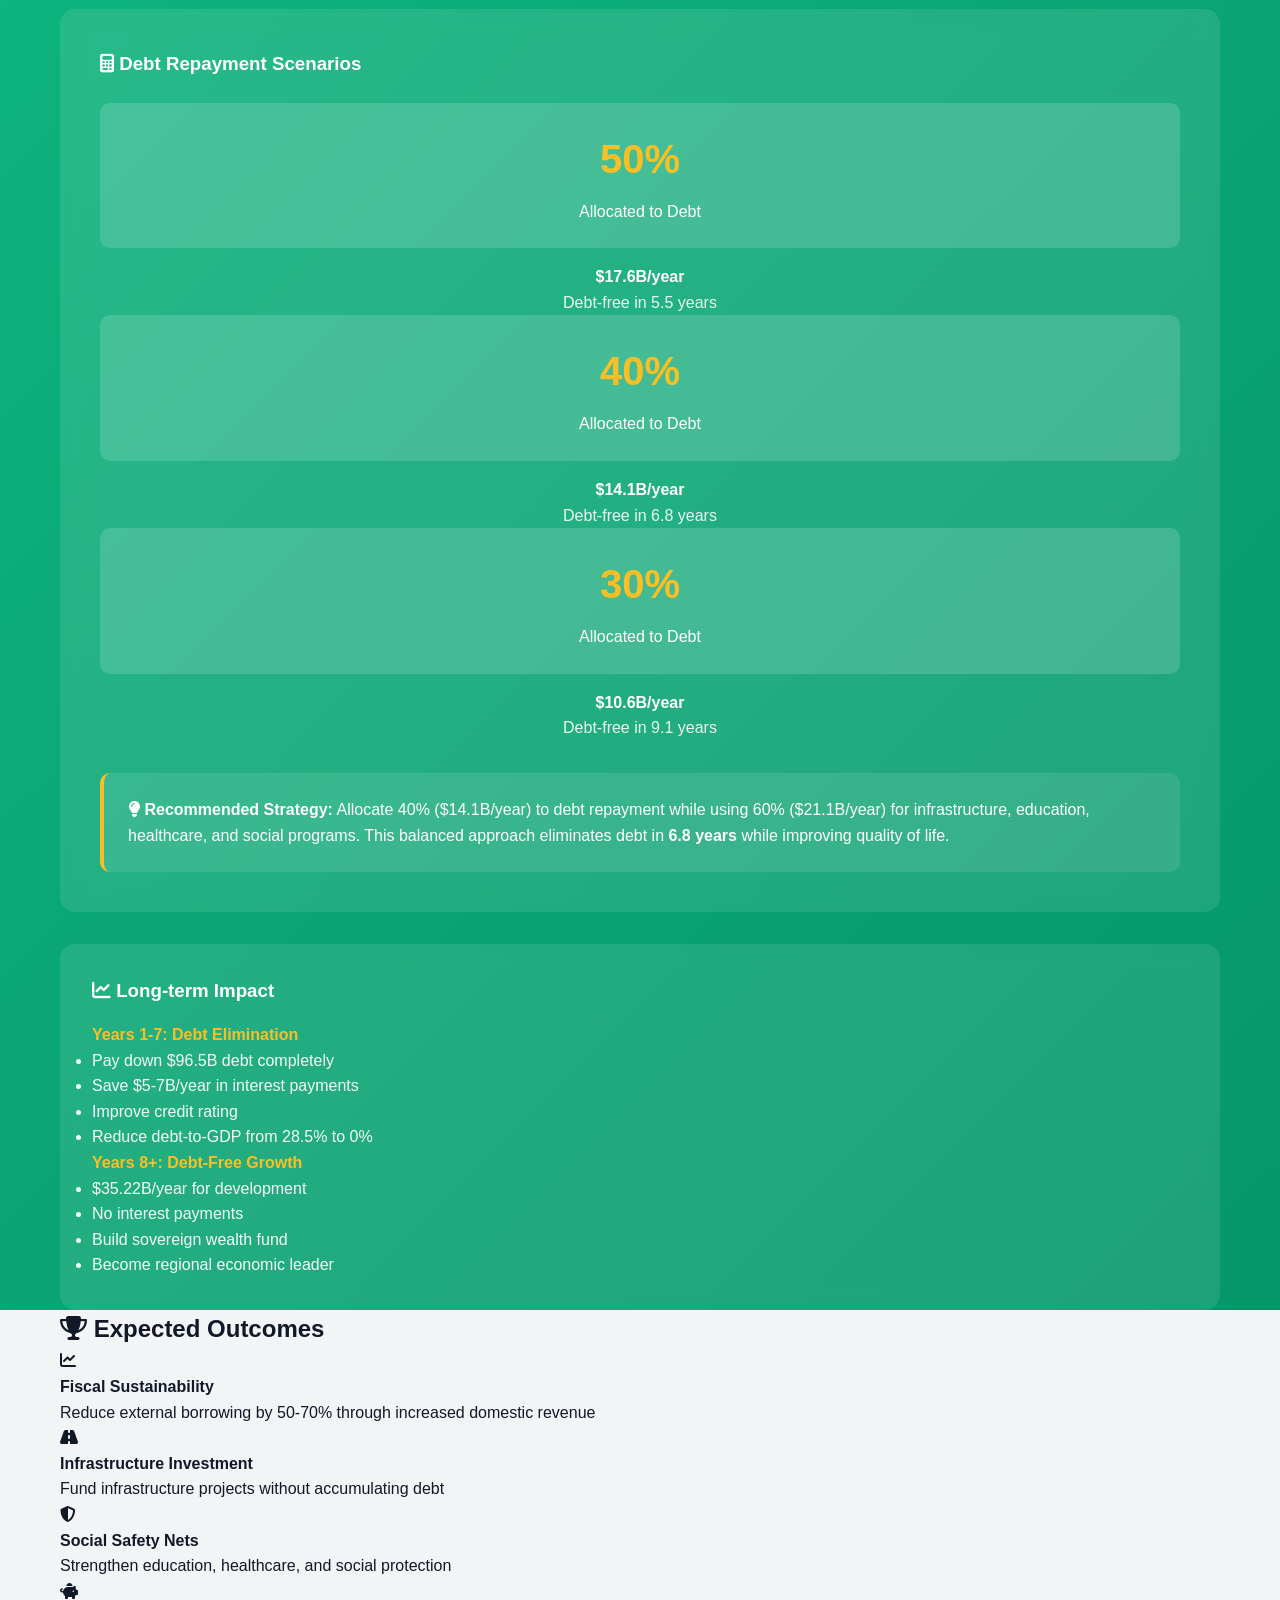
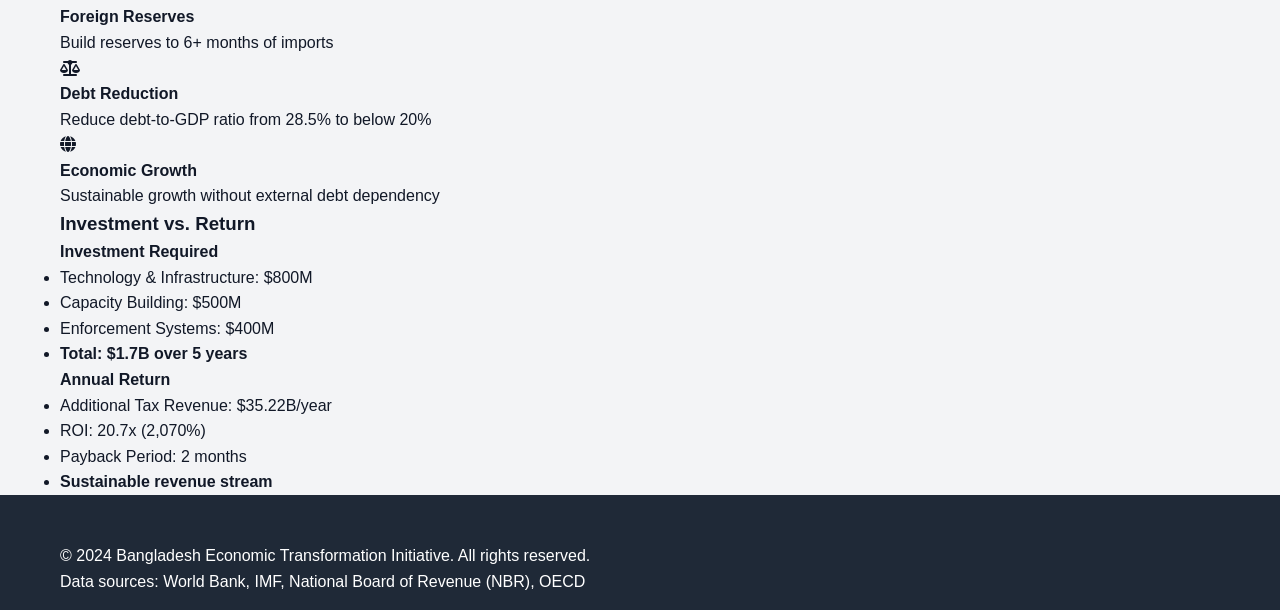
<file: website/tax-revenue.html>
<!DOCTYPE html>
<html lang="en">
<head>
    <meta charset="UTF-8">
    <meta name="viewport" content="width=device-width, initial-scale=1.0">
    <title>Tax Revenue Enhancement - Bangladesh Economic Transformation</title>
    <link rel="stylesheet" href="styles.css">
    <link rel="stylesheet" href="https://cdnjs.cloudflare.com/ajax/libs/font-awesome/6.4.0/css/all.min.css">
</head>
<body>
    <!-- Navigation -->
    <nav class="navbar">
        <div class="container">
            <div class="nav-brand">
                <i class="fas fa-chart-line"></i>
                <span>Bangladesh Economic Transformation</span>
            </div>
            <ul class="nav-menu">
                <li><a href="index.html"><i class="fas fa-home"></i> Home</a></li>
            </ul>
        </div>
    </nav>

    <!-- Back Button -->
    <div class="container" style="margin-top: 100px;">
        <a href="index.html" class="back-button">
            <i class="fas fa-arrow-left"></i> Back to Solutions
        </a>
    </div>

    <!-- Solution Header -->
    <section class="solution-header">
        <div class="container">
            <div class="solution-icon">
                <i class="fas fa-coins"></i>
            </div>
            <h1>Tax Revenue Enhancement</h1>
            <p class="solution-subtitle">Increasing tax-to-GDP ratio from 9.54% to 18% through digitalization and reforms</p>
            
            <div class="stats-grid">
                <div class="stat-card">
                    <div class="stat-value">$35.2B</div>
                    <div class="stat-label">Annual Revenue Potential</div>
                </div>
                <div class="stat-card">
                    <div class="stat-value">9.54% → 18%</div>
                    <div class="stat-label">Tax-to-GDP Increase</div>
                </div>
                <div class="stat-card">
                    <div class="stat-value">5 Years</div>
                    <div class="stat-label">Implementation Timeline</div>
                </div>
                <div class="stat-card">
                    <div class="stat-value">$1.7B</div>
                    <div class="stat-label">Investment Required</div>
                </div>
            </div>
        </div>
    </section>

    <!-- Current Situation -->
    <section class="content-section">
        <div class="container">
            <h2><i class="fas fa-chart-bar"></i> Current Tax Situation</h2>
            
            <div class="highlight-box warning">
                <h3>Critical Issue</h3>
                <p>Bangladesh's tax-to-GDP ratio of <strong>9.54%</strong> is one of the lowest globally, significantly below the sustainable target of 18% and far behind peer countries.</p>
            </div>

            <div class="data-table">
                <h3>International Comparison</h3>
                <table>
                    <thead>
                        <tr>
                            <th>Benchmark</th>
                            <th>Tax-to-GDP Ratio</th>
                            <th>Revenue Gap</th>
                        </tr>
                    </thead>
                    <tbody>
                        <tr>
                            <td><strong>Bangladesh (Current)</strong></td>
                            <td>9.54%</td>
                            <td>-</td>
                        </tr>
                        <tr>
                            <td>Sustainable Target</td>
                            <td>18.0%</td>
                            <td>$35.22B</td>
                        </tr>
                        <tr>
                            <td>South Asian Average</td>
                            <td>15.0%</td>
                            <td>$22.73B</td>
                        </tr>
                        <tr>
                            <td>Lower-Middle Income Average</td>
                            <td>17.0%</td>
                            <td>$31.06B</td>
                        </tr>
                        <tr>
                            <td>Emerging Markets Average</td>
                            <td>20.0%</td>
                            <td>$43.55B</td>
                        </tr>
                        <tr>
                            <td>OECD Average</td>
                            <td>34.0%</td>
                            <td>$101.82B</td>
                        </tr>
                    </tbody>
                </table>
            </div>

            <h3>Why Tax Revenue is Low</h3>
            <div class="grid-2">
                <div class="info-card">
                    <h4><i class="fas fa-users"></i> Narrow Tax Base</h4>
                    <ul>
                        <li>Only 1.5M individual taxpayers (<1% of population)</li>
                        <li>Large informal economy (35-40% of GDP) untaxed</li>
                        <li>Agriculture sector largely exempt</li>
                        <li>Extensive tax exemptions and incentives</li>
                    </ul>
                    <div class="badge badge-danger">Loss: 3-4% of GDP</div>
                </div>

                <div class="info-card">
                    <h4><i class="fas fa-user-secret"></i> Tax Evasion & Avoidance</h4>
                    <ul>
                        <li>Under-reporting of income widespread</li>
                        <li>Cash-based economy avoids VAT</li>
                        <li>Transfer pricing by multinationals</li>
                        <li>Weak enforcement mechanisms</li>
                    </ul>
                    <div class="badge badge-danger">Loss: 3-5% of GDP</div>
                </div>

                <div class="info-card">
                    <h4><i class="fas fa-cogs"></i> Weak Tax Administration</h4>
                    <ul>
                        <li>Manual, paper-based processes</li>
                        <li>Limited digitalization</li>
                        <li>Corruption in tax collection</li>
                        <li>Complex tax laws and procedures</li>
                        <li>Inadequate staff and resources</li>
                    </ul>
                    <div class="badge badge-danger">Loss: 1-2% of GDP</div>
                </div>

                <div class="info-card">
                    <h4><i class="fas fa-ship"></i> Customs Revenue Losses</h4>
                    <ul>
                        <li>Under-invoicing of imports</li>
                        <li>Smuggling and illegal trade</li>
                        <li>Excessive duty exemptions</li>
                        <li>Weak border controls</li>
                    </ul>
                    <div class="badge badge-danger">Loss: 1-2% of GDP</div>
                </div>
            </div>
        </div>
    </section>

    <!-- Revenue Enhancement Strategy -->
    <section class="content-section bg-light">
        <div class="container">
            <h2><i class="fas fa-rocket"></i> Revenue Enhancement Strategy</h2>
            
            <div class="highlight-box success">
                <h3>Target Achievement</h3>
                <p>Increase tax-to-GDP ratio from <strong>9.54%</strong> to <strong>18%</strong> over 5 years, generating an additional <strong>$35.22 billion</strong> annually.</p>
            </div>

            <h3>Six Key Measures</h3>
            
            <div class="measure-card">
                <div class="measure-header">
                    <div class="measure-icon"><i class="fas fa-laptop-code"></i></div>
                    <div>
                        <h4>1. Tax Administration Digitalization</h4>
                        <div class="measure-meta">
                            <span class="badge badge-danger">HIGH PRIORITY</span>
                            <span class="badge badge-success">Impact: $6.24B (1.5% of GDP)</span>
                            <span class="badge badge-info">Timeline: Years 1-3</span>
                        </div>
                    </div>
                </div>
                <div class="measure-content">
                    <p><strong>Key Actions:</strong></p>
                    <ul>
                        <li>Implement e-filing for all taxpayers</li>
                        <li>Digital payment systems</li>
                        <li>Automated tax assessment</li>
                        <li>Data analytics for compliance</li>
                        <li>Blockchain for land records</li>
                    </ul>
                </div>
            </div>

            <div class="measure-card">
                <div class="measure-header">
                    <div class="measure-icon"><i class="fas fa-users-cog"></i></div>
                    <div>
                        <h4>2. Broaden Tax Base</h4>
                        <div class="measure-meta">
                            <span class="badge badge-danger">HIGH PRIORITY</span>
                            <span class="badge badge-success">Impact: $10.41B (2.5% of GDP)</span>
                            <span class="badge badge-info">Timeline: Years 1-4</span>
                        </div>
                    </div>
                </div>
                <div class="measure-content">
                    <p><strong>Key Actions:</strong></p>
                    <ul>
                        <li>Formalize informal sector (target 50%)</li>
                        <li>Expand individual taxpayer base to 5M</li>
                        <li>Introduce minimum tax for businesses</li>
                        <li>Tax agricultural income above threshold</li>
                        <li>Simplify tax registration</li>
                    </ul>
                </div>
            </div>

            <div class="measure-card">
                <div class="measure-header">
                    <div class="measure-icon"><i class="fas fa-shield-alt"></i></div>
                    <div>
                        <h4>3. Combat Tax Evasion</h4>
                        <div class="measure-meta">
                            <span class="badge badge-danger">HIGH PRIORITY</span>
                            <span class="badge badge-success">Impact: $8.33B (2.0% of GDP)</span>
                            <span class="badge badge-info">Timeline: Years 2-5</span>
                        </div>
                    </div>
                </div>
                <div class="measure-content">
                    <p><strong>Key Actions:</strong></p>
                    <ul>
                        <li>Strengthen audit capacity</li>
                        <li>Cross-border information exchange</li>
                        <li>Transfer pricing regulations</li>
                        <li>Penalties for non-compliance</li>
                        <li>Whistleblower protection</li>
                    </ul>
                </div>
            </div>

            <div class="measure-card">
                <div class="measure-header">
                    <div class="measure-icon"><i class="fas fa-receipt"></i></div>
                    <div>
                        <h4>4. VAT System Reform</h4>
                        <div class="measure-meta">
                            <span class="badge badge-warning">MEDIUM PRIORITY</span>
                            <span class="badge badge-success">Impact: $6.24B (1.5% of GDP)</span>
                            <span class="badge badge-info">Timeline: Years 1-3</span>
                        </div>
                    </div>
                </div>
                <div class="measure-content">
                    <p><strong>Key Actions:</strong></p>
                    <ul>
                        <li>Reduce VAT exemptions</li>
                        <li>Implement VAT on digital services</li>
                        <li>Improve VAT refund system</li>
                        <li>Strengthen VAT compliance</li>
                        <li>Harmonize VAT rates</li>
                    </ul>
                </div>
            </div>

            <div class="measure-card">
                <div class="measure-header">
                    <div class="measure-icon"><i class="fas fa-home"></i></div>
                    <div>
                        <h4>5. Property Tax Enhancement</h4>
                        <div class="measure-meta">
                            <span class="badge badge-warning">MEDIUM PRIORITY</span>
                            <span class="badge badge-success">Impact: $4.16B (1.0% of GDP)</span>
                            <span class="badge badge-info">Timeline: Years 2-5</span>
                        </div>
                    </div>
                </div>
                <div class="measure-content">
                    <p><strong>Key Actions:</strong></p>
                    <ul>
                        <li>Update property valuations</li>
                        <li>Digital property registry</li>
                        <li>Improve collection rates</li>
                        <li>Progressive property tax rates</li>
                        <li>Tax vacant land</li>
                    </ul>
                </div>
            </div>

            <div class="measure-card">
                <div class="measure-header">
                    <div class="measure-icon"><i class="fas fa-ship"></i></div>
                    <div>
                        <h4>6. Customs Modernization</h4>
                        <div class="measure-meta">
                            <span class="badge badge-warning">MEDIUM PRIORITY</span>
                            <span class="badge badge-success">Impact: $4.16B (1.0% of GDP)</span>
                            <span class="badge badge-info">Timeline: Years 1-4</span>
                        </div>
                    </div>
                </div>
                <div class="measure-content">
                    <p><strong>Key Actions:</strong></p>
                    <ul>
                        <li>Risk-based customs clearance</li>
                        <li>Electronic cargo tracking</li>
                        <li>Reduce duty exemptions</li>
                        <li>Combat smuggling</li>
                        <li>Trade facilitation</li>
                    </ul>
                </div>
            </div>

            <div class="highlight-box success">
                <h3>Total Potential Impact</h3>
                <div class="grid-3">
                    <div>
                        <strong>Tax-to-GDP Increase:</strong><br>
                        9.5% of GDP
                    </div>
                    <div>
                        <strong>Additional Revenue:</strong><br>
                        $39.55 billion
                    </div>
                    <div>
                        <strong>New Tax-to-GDP Ratio:</strong><br>
                        19.0%
                    </div>
                </div>
            </div>
        </div>
    </section>

    <!-- Implementation Phases -->
    <section class="content-section">
        <div class="container">
            <h2><i class="fas fa-tasks"></i> Implementation Roadmap</h2>
            
            <div class="phase-card">
                <div class="phase-number">1</div>
                <div class="phase-content">
                    <h3>Year 1 (2024-2025): Foundation</h3>
                    <div class="phase-actions">
                        <div class="action-item">
                            <i class="fas fa-check-circle"></i>
                            <span>Launch tax digitalization program</span>
                        </div>
                        <div class="action-item">
                            <i class="fas fa-check-circle"></i>
                            <span>Implement e-filing for all taxpayers</span>
                        </div>
                        <div class="action-item">
                            <i class="fas fa-check-circle"></i>
                            <span>Begin VAT system reform</span>
                        </div>
                        <div class="action-item">
                            <i class="fas fa-check-circle"></i>
                            <span>Start customs modernization</span>
                        </div>
                    </div>
                    <div class="phase-outcome">
                        <strong>Expected Revenue Increase:</strong> $2-3 billion
                    </div>
                </div>
            </div>

            <div class="phase-card">
                <div class="phase-number">2</div>
                <div class="phase-content">
                    <h3>Years 2-3 (2025-2027): Expansion</h3>
                    <div class="phase-actions">
                        <div class="action-item">
                            <i class="fas fa-check-circle"></i>
                            <span>Scale up formalization of informal sector</span>
                        </div>
                        <div class="action-item">
                            <i class="fas fa-check-circle"></i>
                            <span>Expand taxpayer base to 3 million</span>
                        </div>
                        <div class="action-item">
                            <i class="fas fa-check-circle"></i>
                            <span>Strengthen audit and enforcement</span>
                        </div>
                        <div class="action-item">
                            <i class="fas fa-check-circle"></i>
                            <span>Update property valuations</span>
                        </div>
                    </div>
                    <div class="phase-outcome">
                        <strong>Expected Cumulative Increase:</strong> $5-7 billion
                    </div>
                </div>
            </div>

            <div class="phase-card">
                <div class="phase-number">3</div>
                <div class="phase-content">
                    <h3>Years 4-5 (2027-2029): Maturity</h3>
                    <div class="phase-actions">
                        <div class="action-item">
                            <i class="fas fa-check-circle"></i>
                            <span>Achieve 5 million taxpayer base</span>
                        </div>
                        <div class="action-item">
                            <i class="fas fa-check-circle"></i>
                            <span>Full digital tax administration</span>
                        </div>
                        <div class="action-item">
                            <i class="fas fa-check-circle"></i>
                            <span>Comprehensive anti-evasion measures</span>
                        </div>
                        <div class="action-item">
                            <i class="fas fa-check-circle"></i>
                            <span>Reach 18% tax-to-GDP target</span>
                        </div>
                    </div>
                    <div class="phase-outcome">
                        <strong>Expected Cumulative Increase:</strong> $35.22 billion
                    </div>
                </div>
            </div>
        </div>
    </section>

    <!-- Success Factors -->
    <section class="content-section bg-light">
        <div class="container">
            <h2><i class="fas fa-star"></i> Critical Success Factors</h2>
            
            <div class="grid-3">
                <div class="success-factor">
                    <i class="fas fa-landmark"></i>
                    <h4>Political Will</h4>
                    <p>Strong commitment from government leadership to implement reforms</p>
                </div>
                <div class="success-factor">
                    <i class="fas fa-building"></i>
                    <h4>Institutional Capacity</h4>
                    <p>Invest in National Board of Revenue (NBR) infrastructure and staff</p>
                </div>
                <div class="success-factor">
                    <i class="fas fa-microchip"></i>
                    <h4>Technology</h4>
                    <p>Rapid digitalization of tax systems and processes</p>
                </div>
                <div class="success-factor">
                    <i class="fas fa-handshake"></i>
                    <h4>Public Trust</h4>
                    <p>Transparent use of tax revenues to build citizen confidence</p>
                </div>
                <div class="success-factor">
                    <i class="fas fa-file-alt"></i>
                    <h4>Simplification</h4>
                    <p>Make tax compliance easier and more accessible</p>
                </div>
                <div class="success-factor">
                    <i class="fas fa-gavel"></i>
                    <h4>Enforcement</h4>
                    <p>Credible penalties for non-compliance</p>
                </div>
            </div>
        </div>
    </section>
    <!-- Debt Repayment Impact -->
    <section class="content-section" style="background: linear-gradient(135deg, #10b981 0%, #059669 100%); color: white;">
        <div class="container">
            <h2 style="color: white; border-bottom-color: rgba(255,255,255,0.3);"><i class="fas fa-hand-holding-usd"></i> Debt Repayment Impact</h2>
            
            <div class="highlight-box" style="background: rgba(255,255,255,0.15); border-left-color: #fbbf24;">
                <h3 style="color: white;">How This Solution Reduces National Debt</h3>
                <p style="color: white; opacity: 0.95;">With $35.22B additional annual tax revenue, Bangladesh can aggressively pay down its $96.5B total debt while funding essential services.</p>
            </div>

            <div class="grid-2" style="margin-top: 2rem;">
                <div style="background: rgba(255,255,255,0.1); padding: 2rem; border-radius: 15px; backdrop-filter: blur(10px);">
                    <h3 style="color: #fbbf24; font-size: 3rem; margin-bottom: 0.5rem;">$96.5B</h3>
                    <p style="color: white; font-size: 1.2rem; margin-bottom: 1rem;">Current Total Debt</p>
                    <div style="background: rgba(255,255,255,0.2); height: 8px; border-radius: 4px; overflow: hidden;">
                        <div style="background: #ef4444; width: 100%; height: 100%;"></div>
                    </div>
                </div>

                <div style="background: rgba(255,255,255,0.1); padding: 2rem; border-radius: 15px; backdrop-filter: blur(10px);">
                    <h3 style="color: #fbbf24; font-size: 3rem; margin-bottom: 0.5rem;">$35.22B</h3>
                    <p style="color: white; font-size: 1.2rem; margin-bottom: 1rem;">Annual Tax Revenue Increase</p>
                    <div style="background: rgba(255,255,255,0.2); height: 8px; border-radius: 4px; overflow: hidden;">
                        <div style="background: #10b981; width: 36.5%; height: 100%;"></div>
                    </div>
                </div>
            </div>

            <div style="background: rgba(255,255,255,0.1); padding: 2.5rem; border-radius: 15px; margin-top: 2rem; backdrop-filter: blur(10px);">
                <h3 style="color: white; margin-bottom: 1.5rem;"><i class="fas fa-calculator"></i> Debt Repayment Scenarios</h3>
                
                <div class="grid-3">
                    <div style="text-align: center;">
                        <div style="background: rgba(255,255,255,0.15); padding: 1.5rem; border-radius: 10px; margin-bottom: 1rem;">
                            <div style="font-size: 2.5rem; color: #fbbf24; font-weight: bold;">50%</div>
                            <div style="color: white; margin-top: 0.5rem;">Allocated to Debt</div>
                        </div>
                        <div style="color: white;">
                            <strong>$17.6B/year</strong><br>
                            <span style="opacity: 0.9;">Debt-free in 5.5 years</span>
                        </div>
                    </div>

                    <div style="text-align: center;">
                        <div style="background: rgba(255,255,255,0.15); padding: 1.5rem; border-radius: 10px; margin-bottom: 1rem;">
                            <div style="font-size: 2.5rem; color: #fbbf24; font-weight: bold;">40%</div>
                            <div style="color: white; margin-top: 0.5rem;">Allocated to Debt</div>
                        </div>
                        <div style="color: white;">
                            <strong>$14.1B/year</strong><br>
                            <span style="opacity: 0.9;">Debt-free in 6.8 years</span>
                        </div>
                    </div>

                    <div style="text-align: center;">
                        <div style="background: rgba(255,255,255,0.15); padding: 1.5rem; border-radius: 10px; margin-bottom: 1rem;">
                            <div style="font-size: 2.5rem; color: #fbbf24; font-weight: bold;">30%</div>
                            <div style="color: white; margin-top: 0.5rem;">Allocated to Debt</div>
                        </div>
                        <div style="color: white;">
                            <strong>$10.6B/year</strong><br>
                            <span style="opacity: 0.9;">Debt-free in 9.1 years</span>
                        </div>
                    </div>
                </div>

                <div style="background: rgba(255,255,255,0.1); padding: 1.5rem; border-radius: 10px; margin-top: 2rem; border-left: 4px solid #fbbf24;">
                    <p style="color: white; margin: 0;"><strong><i class="fas fa-lightbulb"></i> Recommended Strategy:</strong> Allocate 40% ($14.1B/year) to debt repayment while using 60% ($21.1B/year) for infrastructure, education, healthcare, and social programs. This balanced approach eliminates debt in <strong>6.8 years</strong> while improving quality of life.</p>
                </div>
            </div>

            <div style="background: rgba(255,255,255,0.1); padding: 2rem; border-radius: 15px; margin-top: 2rem; backdrop-filter: blur(10px);">
                <h3 style="color: white; margin-bottom: 1rem;"><i class="fas fa-chart-line"></i> Long-term Impact</h3>
                <div class="grid-2">
                    <div>
                        <h4 style="color: #fbbf24;">Years 1-7: Debt Elimination</h4>
                        <ul style="color: white; opacity: 0.95;">
                            <li>Pay down $96.5B debt completely</li>
                            <li>Save $5-7B/year in interest payments</li>
                            <li>Improve credit rating</li>
                            <li>Reduce debt-to-GDP from 28.5% to 0%</li>
                        </ul>
                    </div>
                    <div>
                        <h4 style="color: #fbbf24;">Years 8+: Debt-Free Growth</h4>
                        <ul style="color: white; opacity: 0.95;">
                            <li>$35.22B/year for development</li>
                            <li>No interest payments</li>
                            <li>Build sovereign wealth fund</li>
                            <li>Become regional economic leader</li>
                        </ul>
                    </div>
                </div>
            </div>
        </div>
    </section>


    <!-- Expected Outcomes -->
    <section class="content-section">
        <div class="container">
            <h2><i class="fas fa-trophy"></i> Expected Outcomes</h2>
            
            <div class="outcomes-grid">
                <div class="outcome-card">
                    <div class="outcome-icon"><i class="fas fa-chart-line"></i></div>
                    <h4>Fiscal Sustainability</h4>
                    <p>Reduce external borrowing by 50-70% through increased domestic revenue</p>
                </div>
                <div class="outcome-card">
                    <div class="outcome-icon"><i class="fas fa-road"></i></div>
                    <h4>Infrastructure Investment</h4>
                    <p>Fund infrastructure projects without accumulating debt</p>
                </div>
                <div class="outcome-card">
                    <div class="outcome-icon"><i class="fas fa-shield-alt"></i></div>
                    <h4>Social Safety Nets</h4>
                    <p>Strengthen education, healthcare, and social protection</p>
                </div>
                <div class="outcome-card">
                    <div class="outcome-icon"><i class="fas fa-piggy-bank"></i></div>
                    <h4>Foreign Reserves</h4>
                    <p>Build reserves to 6+ months of imports</p>
                </div>
                <div class="outcome-card">
                    <div class="outcome-icon"><i class="fas fa-balance-scale"></i></div>
                    <h4>Debt Reduction</h4>
                    <p>Reduce debt-to-GDP ratio from 28.5% to below 20%</p>
                </div>
                <div class="outcome-card">
                    <div class="outcome-icon"><i class="fas fa-globe"></i></div>
                    <h4>Economic Growth</h4>
                    <p>Sustainable growth without external debt dependency</p>
                </div>
            </div>

            <div class="highlight-box success">
                <h3>Investment vs. Return</h3>
                <div class="grid-2">
                    <div>
                        <h4>Investment Required</h4>
                        <ul>
                            <li>Technology & Infrastructure: $800M</li>
                            <li>Capacity Building: $500M</li>
                            <li>Enforcement Systems: $400M</li>
                            <li><strong>Total: $1.7B over 5 years</strong></li>
                        </ul>
                    </div>
                    <div>
                        <h4>Annual Return</h4>
                        <ul>
                            <li>Additional Tax Revenue: $35.22B/year</li>
                            <li>ROI: 20.7x (2,070%)</li>
                            <li>Payback Period: 2 months</li>
                            <li><strong>Sustainable revenue stream</strong></li>
                        </ul>
                    </div>
                </div>
            </div>
        </div>
    </section>

    <!-- Footer -->
    <footer class="footer">
        <div class="container">
            <p>&copy; 2024 Bangladesh Economic Transformation Initiative. All rights reserved.</p>
            <p>Data sources: World Bank, IMF, National Board of Revenue (NBR), OECD</p>
        </div>
    </footer>

    <script src="script.js"></script>
</body>
</html>
</file>
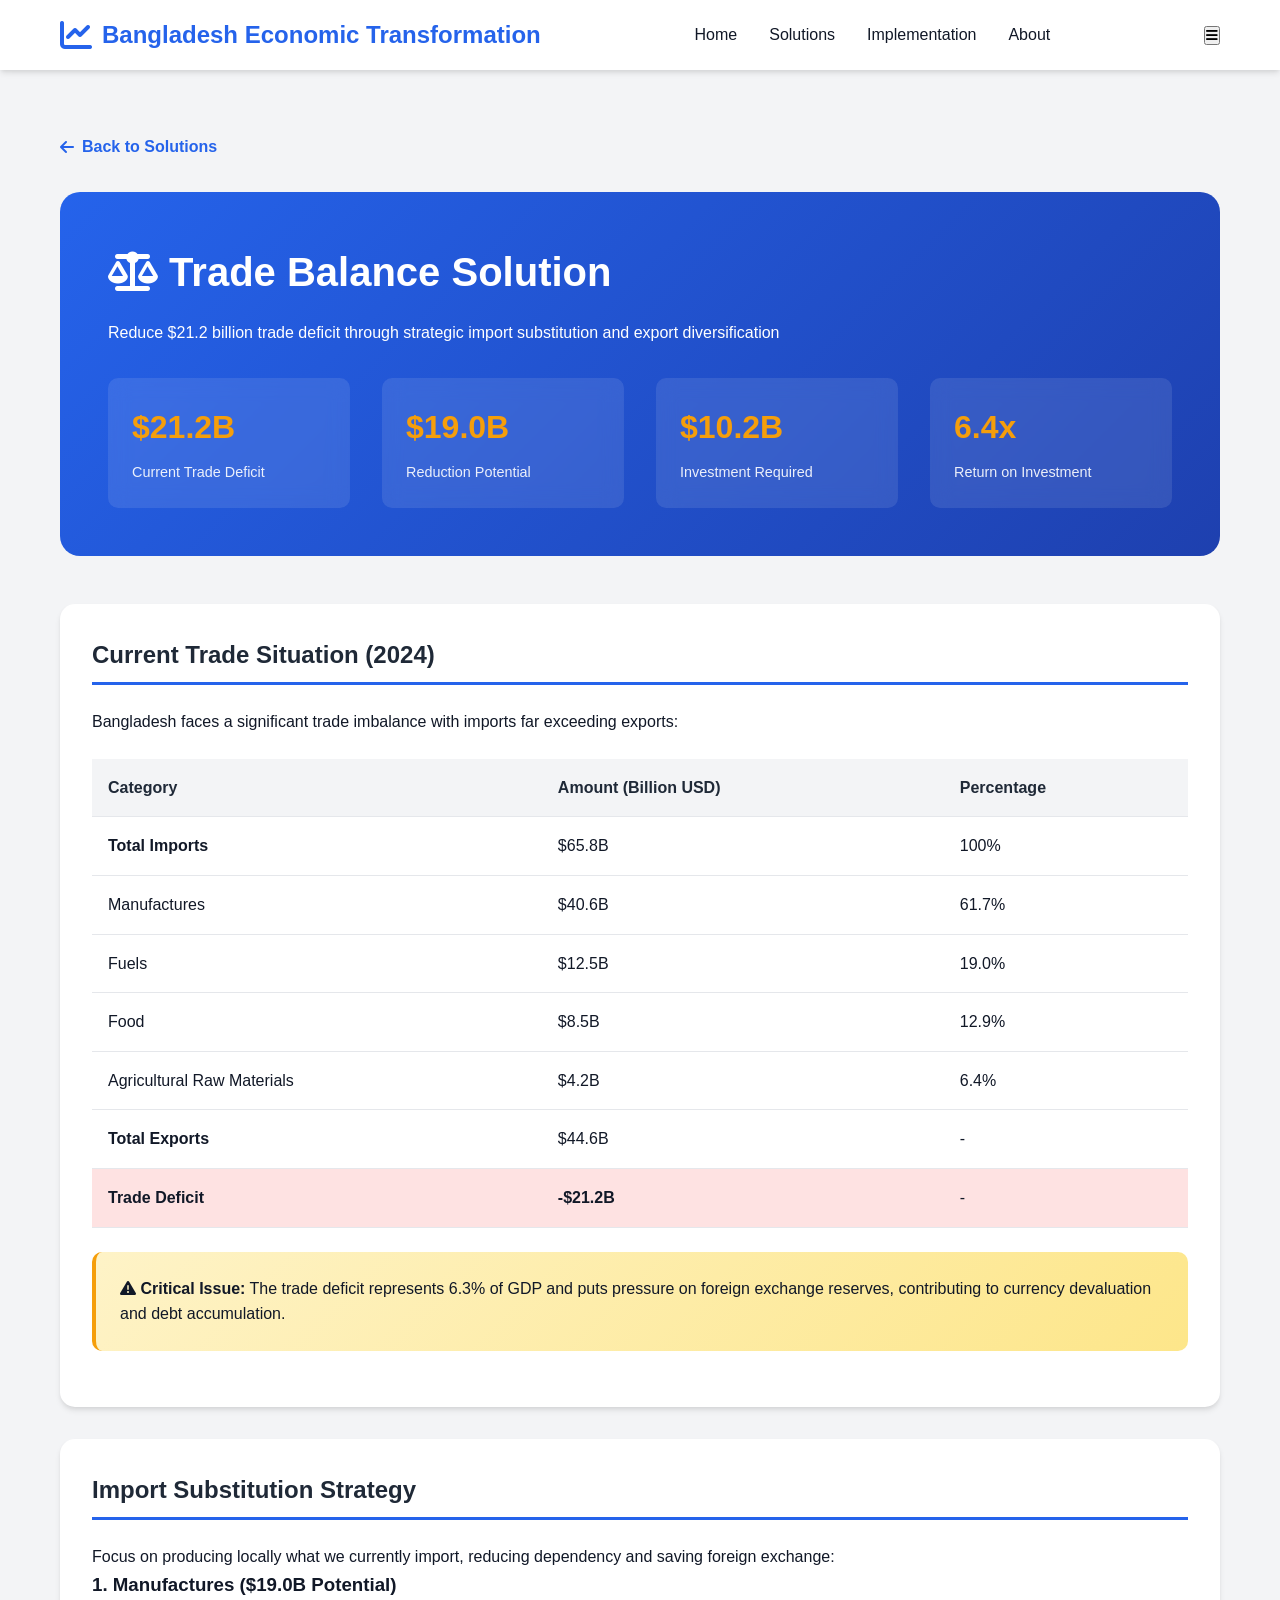
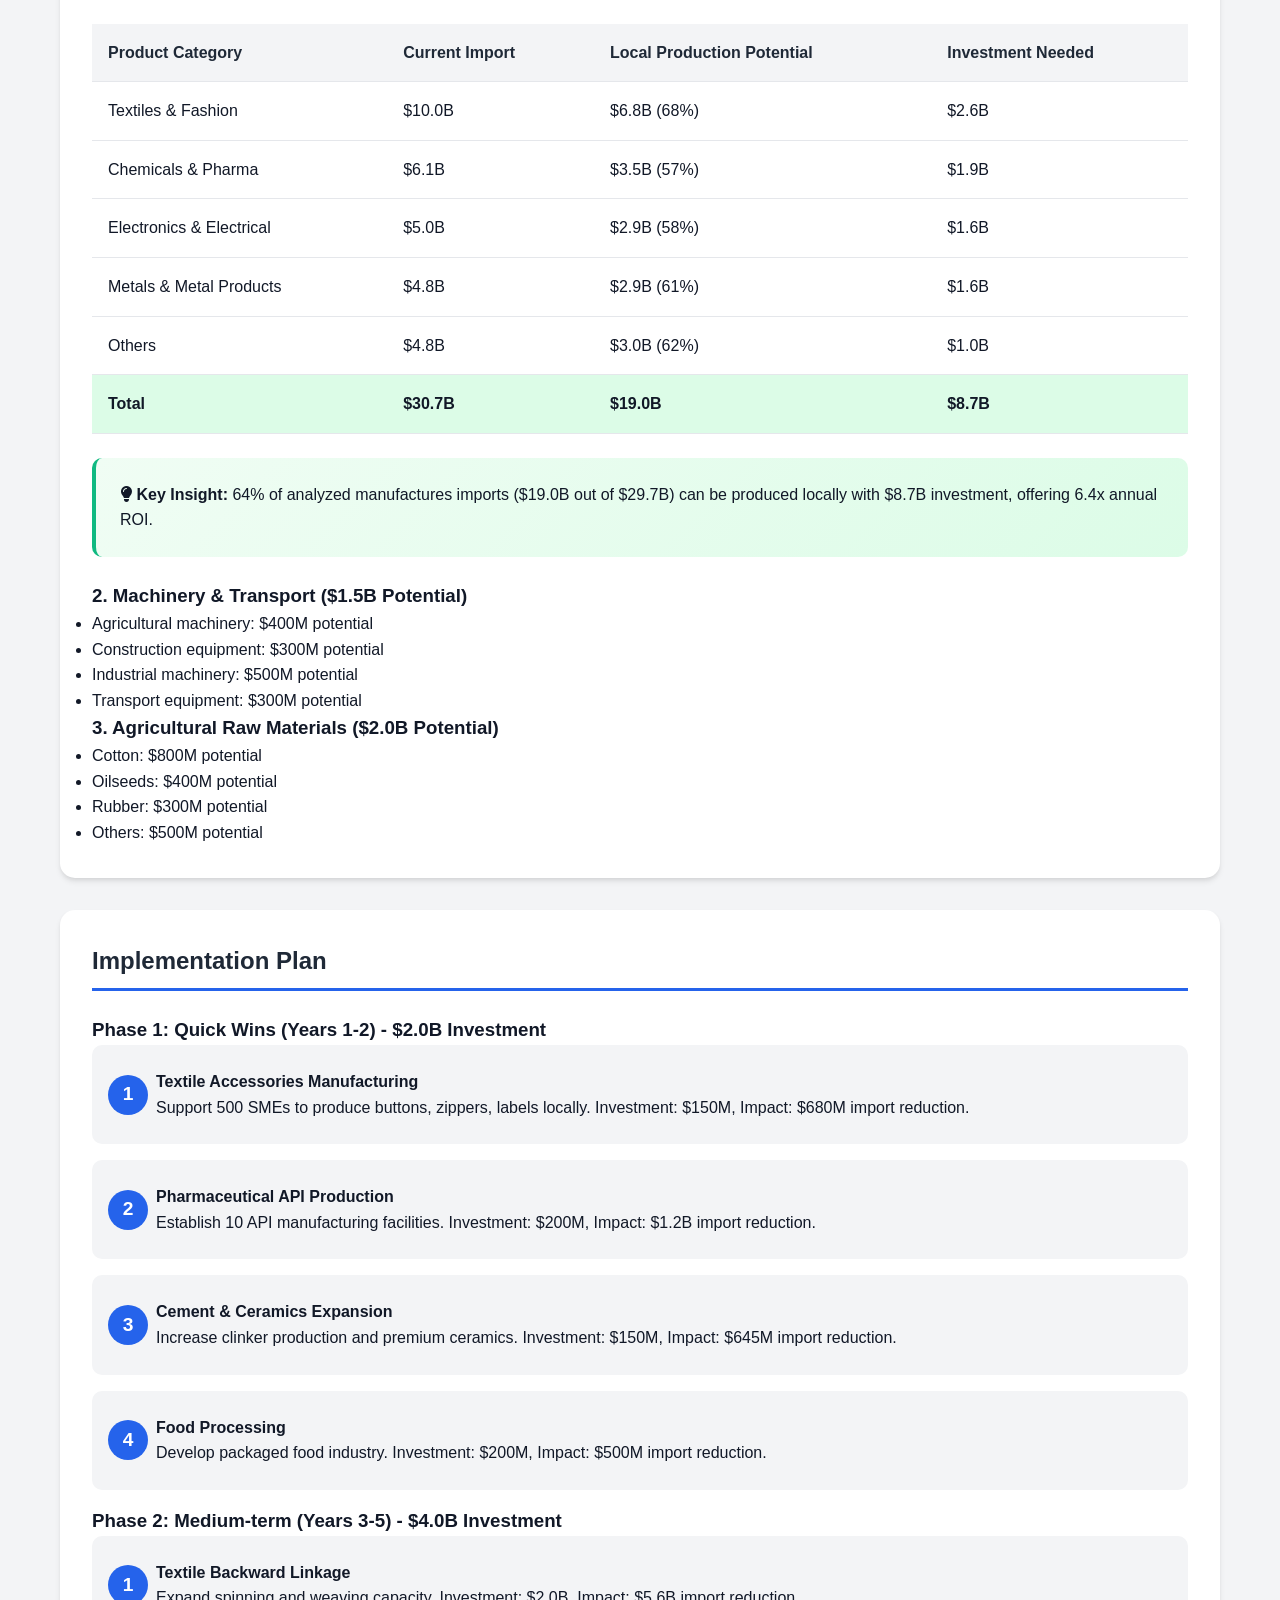
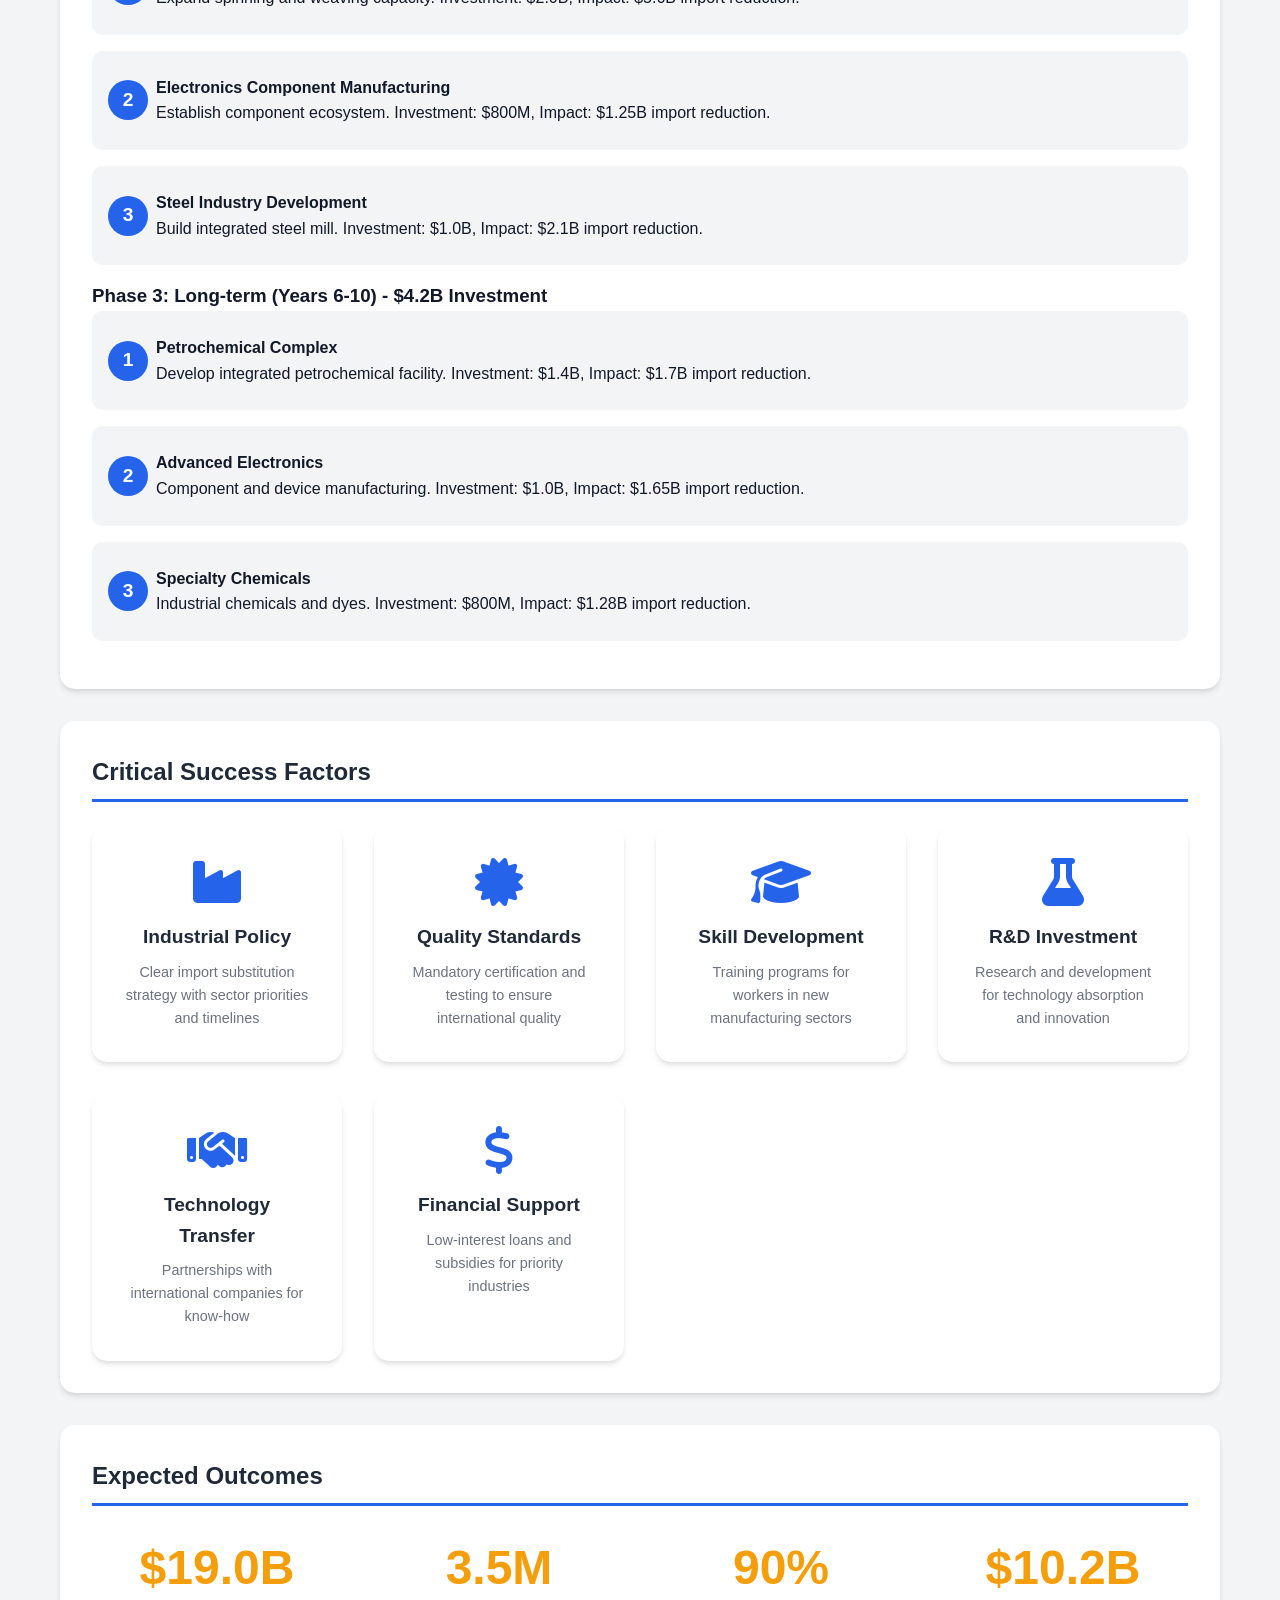
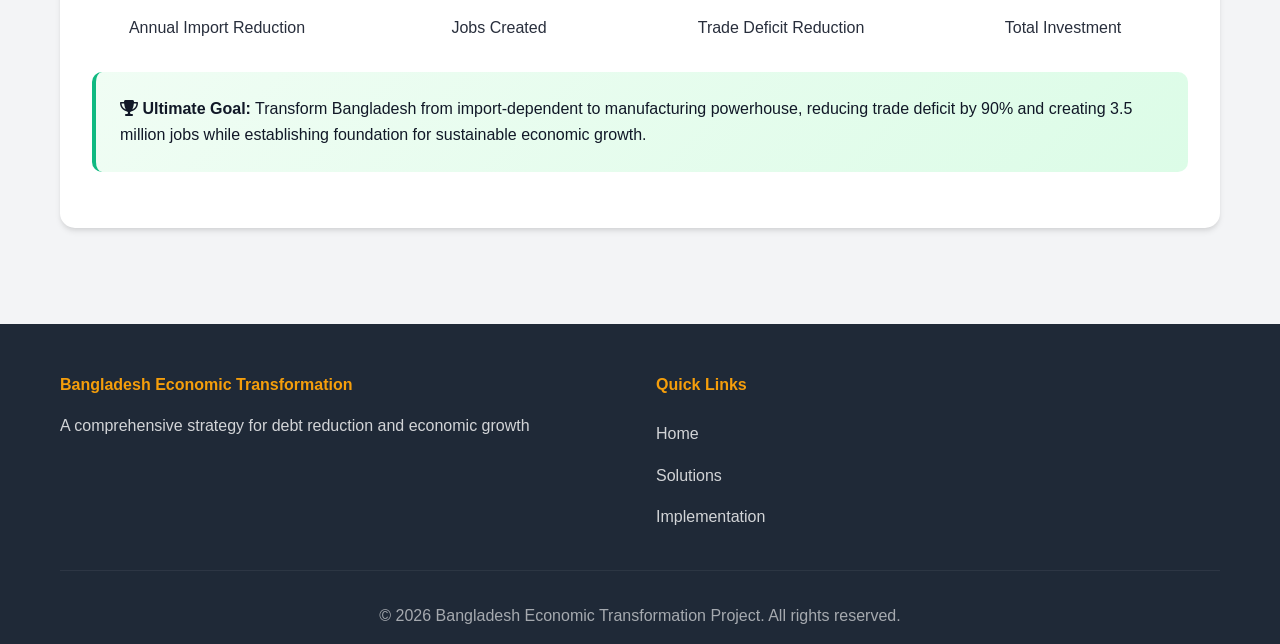
<file: website/trade-balance.html>
<!DOCTYPE html>
<html lang="en">
<head>
    <meta charset="UTF-8">
    <meta name="viewport" content="width=device-width, initial-scale=1.0">
    <title>Trade Balance Solution - Bangladesh Economic Transformation</title>
    <link rel="stylesheet" href="styles.css">
    <link rel="stylesheet" href="https://cdnjs.cloudflare.com/ajax/libs/font-awesome/6.4.0/css/all.min.css">
    <style>
        .detail-page {
            padding: 4rem 0;
            background-color: var(--light-color);
        }
        
        .back-button {
            display: inline-flex;
            align-items: center;
            gap: 0.5rem;
            color: var(--primary-color);
            text-decoration: none;
            font-weight: 600;
            margin-bottom: 2rem;
            transition: all 0.3s;
        }
        
        .back-button:hover {
            gap: 1rem;
        }
        
        .detail-header {
            background: linear-gradient(135deg, var(--primary-color) 0%, #1e40af 100%);
            color: var(--white);
            padding: 3rem;
            border-radius: 20px;
            margin-bottom: 3rem;
        }
        
        .detail-header h1 {
            font-size: 2.5rem;
            margin-bottom: 1rem;
        }
        
        .detail-stats {
            display: grid;
            grid-template-columns: repeat(auto-fit, minmax(200px, 1fr));
            gap: 2rem;
            margin-top: 2rem;
        }
        
        .stat-box {
            background: rgba(255, 255, 255, 0.1);
            padding: 1.5rem;
            border-radius: 10px;
            backdrop-filter: blur(10px);
        }
        
        .stat-value {
            font-size: 2rem;
            font-weight: bold;
            color: var(--accent-color);
        }
        
        .stat-label {
            font-size: 0.9rem;
            opacity: 0.9;
            margin-top: 0.5rem;
        }
        
        .content-section {
            background: var(--white);
            padding: 2rem;
            border-radius: 15px;
            margin-bottom: 2rem;
            box-shadow: var(--shadow);
        }
        
        .content-section h2 {
            color: var(--dark-color);
            margin-bottom: 1.5rem;
            padding-bottom: 0.5rem;
            border-bottom: 3px solid var(--primary-color);
        }
        
        .data-table {
            width: 100%;
            border-collapse: collapse;
            margin: 1.5rem 0;
        }
        
        .data-table th,
        .data-table td {
            padding: 1rem;
            text-align: left;
            border-bottom: 1px solid var(--border-color);
        }
        
        .data-table th {
            background-color: var(--light-color);
            font-weight: 600;
            color: var(--dark-color);
        }
        
        .data-table tr:hover {
            background-color: var(--light-color);
        }
        
        .highlight-box {
            background: linear-gradient(135deg, #f0fdf4 0%, #dcfce7 100%);
            border-left: 4px solid var(--secondary-color);
            padding: 1.5rem;
            border-radius: 10px;
            margin: 1.5rem 0;
        }
        
        .warning-box {
            background: linear-gradient(135deg, #fef3c7 0%, #fde68a 100%);
            border-left: 4px solid var(--accent-color);
            padding: 1.5rem;
            border-radius: 10px;
            margin: 1.5rem 0;
        }
        
        .action-steps {
            counter-reset: step-counter;
            list-style: none;
        }
        
        .action-steps li {
            counter-increment: step-counter;
            padding: 1.5rem;
            margin-bottom: 1rem;
            background: var(--light-color);
            border-radius: 10px;
            position: relative;
            padding-left: 4rem;
        }
        
        .action-steps li::before {
            content: counter(step-counter);
            position: absolute;
            left: 1rem;
            top: 50%;
            transform: translateY(-50%);
            width: 40px;
            height: 40px;
            background: var(--primary-color);
            color: var(--white);
            border-radius: 50%;
            display: flex;
            align-items: center;
            justify-content: center;
            font-weight: bold;
            font-size: 1.2rem;
        }
    </style>
</head>
<body>
    <!-- Header -->
    <header>
        <nav class="navbar">
            <div class="container">
                <div class="logo">
                    <i class="fas fa-chart-line"></i>
                    <span>Bangladesh Economic Transformation</span>
                </div>
                <ul class="nav-links">
                    <li><a href="index.html">Home</a></li>
                    <li><a href="index.html#solutions">Solutions</a></li>
                    <li><a href="index.html#implementation">Implementation</a></li>
                    <li><a href="index.html#about">About</a></li>
                </ul>
            </div>
        </nav>
    </header>

    <!-- Detail Page Content -->
    <section class="detail-page">
        <div class="container">
            <a href="index.html#solutions" class="back-button">
                <i class="fas fa-arrow-left"></i>
                Back to Solutions
            </a>

            <!-- Header -->
            <div class="detail-header">
                <h1><i class="fas fa-balance-scale"></i> Trade Balance Solution</h1>
                <p>Reduce $21.2 billion trade deficit through strategic import substitution and export diversification</p>
                
                <div class="detail-stats">
                    <div class="stat-box">
                        <div class="stat-value">$21.2B</div>
                        <div class="stat-label">Current Trade Deficit</div>
                    </div>
                    <div class="stat-box">
                        <div class="stat-value">$19.0B</div>
                        <div class="stat-label">Reduction Potential</div>
                    </div>
                    <div class="stat-box">
                        <div class="stat-value">$10.2B</div>
                        <div class="stat-label">Investment Required</div>
                    </div>
                    <div class="stat-box">
                        <div class="stat-value">6.4x</div>
                        <div class="stat-label">Return on Investment</div>
                    </div>
                </div>
            </div>

            <!-- Current Situation -->
            <div class="content-section">
                <h2>Current Trade Situation (2024)</h2>
                <p>Bangladesh faces a significant trade imbalance with imports far exceeding exports:</p>
                
                <table class="data-table">
                    <thead>
                        <tr>
                            <th>Category</th>
                            <th>Amount (Billion USD)</th>
                            <th>Percentage</th>
                        </tr>
                    </thead>
                    <tbody>
                        <tr>
                            <td><strong>Total Imports</strong></td>
                            <td>$65.8B</td>
                            <td>100%</td>
                        </tr>
                        <tr>
                            <td>Manufactures</td>
                            <td>$40.6B</td>
                            <td>61.7%</td>
                        </tr>
                        <tr>
                            <td>Fuels</td>
                            <td>$12.5B</td>
                            <td>19.0%</td>
                        </tr>
                        <tr>
                            <td>Food</td>
                            <td>$8.5B</td>
                            <td>12.9%</td>
                        </tr>
                        <tr>
                            <td>Agricultural Raw Materials</td>
                            <td>$4.2B</td>
                            <td>6.4%</td>
                        </tr>
                        <tr>
                            <td><strong>Total Exports</strong></td>
                            <td>$44.6B</td>
                            <td>-</td>
                        </tr>
                        <tr style="background-color: #fee2e2;">
                            <td><strong>Trade Deficit</strong></td>
                            <td><strong>-$21.2B</strong></td>
                            <td>-</td>
                        </tr>
                    </tbody>
                </table>

                <div class="warning-box">
                    <strong><i class="fas fa-exclamation-triangle"></i> Critical Issue:</strong>
                    The trade deficit represents 6.3% of GDP and puts pressure on foreign exchange reserves, contributing to currency devaluation and debt accumulation.
                </div>
            </div>

            <!-- Import Substitution Strategy -->
            <div class="content-section">
                <h2>Import Substitution Strategy</h2>
                <p>Focus on producing locally what we currently import, reducing dependency and saving foreign exchange:</p>

                <h3>1. Manufactures ($19.0B Potential)</h3>
                <table class="data-table">
                    <thead>
                        <tr>
                            <th>Product Category</th>
                            <th>Current Import</th>
                            <th>Local Production Potential</th>
                            <th>Investment Needed</th>
                        </tr>
                    </thead>
                    <tbody>
                        <tr>
                            <td>Textiles & Fashion</td>
                            <td>$10.0B</td>
                            <td>$6.8B (68%)</td>
                            <td>$2.6B</td>
                        </tr>
                        <tr>
                            <td>Chemicals & Pharma</td>
                            <td>$6.1B</td>
                            <td>$3.5B (57%)</td>
                            <td>$1.9B</td>
                        </tr>
                        <tr>
                            <td>Electronics & Electrical</td>
                            <td>$5.0B</td>
                            <td>$2.9B (58%)</td>
                            <td>$1.6B</td>
                        </tr>
                        <tr>
                            <td>Metals & Metal Products</td>
                            <td>$4.8B</td>
                            <td>$2.9B (61%)</td>
                            <td>$1.6B</td>
                        </tr>
                        <tr>
                            <td>Others</td>
                            <td>$4.8B</td>
                            <td>$3.0B (62%)</td>
                            <td>$1.0B</td>
                        </tr>
                        <tr style="background-color: #dcfce7;">
                            <td><strong>Total</strong></td>
                            <td><strong>$30.7B</strong></td>
                            <td><strong>$19.0B</strong></td>
                            <td><strong>$8.7B</strong></td>
                        </tr>
                    </tbody>
                </table>

                <div class="highlight-box">
                    <strong><i class="fas fa-lightbulb"></i> Key Insight:</strong>
                    64% of analyzed manufactures imports ($19.0B out of $29.7B) can be produced locally with $8.7B investment, offering 6.4x annual ROI.
                </div>

                <h3>2. Machinery & Transport ($1.5B Potential)</h3>
                <ul>
                    <li>Agricultural machinery: $400M potential</li>
                    <li>Construction equipment: $300M potential</li>
                    <li>Industrial machinery: $500M potential</li>
                    <li>Transport equipment: $300M potential</li>
                </ul>

                <h3>3. Agricultural Raw Materials ($2.0B Potential)</h3>
                <ul>
                    <li>Cotton: $800M potential</li>
                    <li>Oilseeds: $400M potential</li>
                    <li>Rubber: $300M potential</li>
                    <li>Others: $500M potential</li>
                </ul>
            </div>

            <!-- Implementation Plan -->
            <div class="content-section">
                <h2>Implementation Plan</h2>
                
                <h3>Phase 1: Quick Wins (Years 1-2) - $2.0B Investment</h3>
                <ol class="action-steps">
                    <li>
                        <strong>Textile Accessories Manufacturing</strong><br>
                        Support 500 SMEs to produce buttons, zippers, labels locally. Investment: $150M, Impact: $680M import reduction.
                    </li>
                    <li>
                        <strong>Pharmaceutical API Production</strong><br>
                        Establish 10 API manufacturing facilities. Investment: $200M, Impact: $1.2B import reduction.
                    </li>
                    <li>
                        <strong>Cement & Ceramics Expansion</strong><br>
                        Increase clinker production and premium ceramics. Investment: $150M, Impact: $645M import reduction.
                    </li>
                    <li>
                        <strong>Food Processing</strong><br>
                        Develop packaged food industry. Investment: $200M, Impact: $500M import reduction.
                    </li>
                </ol>

                <h3>Phase 2: Medium-term (Years 3-5) - $4.0B Investment</h3>
                <ol class="action-steps">
                    <li>
                        <strong>Textile Backward Linkage</strong><br>
                        Expand spinning and weaving capacity. Investment: $2.0B, Impact: $5.6B import reduction.
                    </li>
                    <li>
                        <strong>Electronics Component Manufacturing</strong><br>
                        Establish component ecosystem. Investment: $800M, Impact: $1.25B import reduction.
                    </li>
                    <li>
                        <strong>Steel Industry Development</strong><br>
                        Build integrated steel mill. Investment: $1.0B, Impact: $2.1B import reduction.
                    </li>
                </ol>

                <h3>Phase 3: Long-term (Years 6-10) - $4.2B Investment</h3>
                <ol class="action-steps">
                    <li>
                        <strong>Petrochemical Complex</strong><br>
                        Develop integrated petrochemical facility. Investment: $1.4B, Impact: $1.7B import reduction.
                    </li>
                    <li>
                        <strong>Advanced Electronics</strong><br>
                        Component and device manufacturing. Investment: $1.0B, Impact: $1.65B import reduction.
                    </li>
                    <li>
                        <strong>Specialty Chemicals</strong><br>
                        Industrial chemicals and dyes. Investment: $800M, Impact: $1.28B import reduction.
                    </li>
                </ol>
            </div>

            <!-- Success Factors -->
            <div class="content-section">
                <h2>Critical Success Factors</h2>
                <div class="requirements-grid">
                    <div class="requirement-card">
                        <i class="fas fa-industry"></i>
                        <h4>Industrial Policy</h4>
                        <p>Clear import substitution strategy with sector priorities and timelines</p>
                    </div>
                    <div class="requirement-card">
                        <i class="fas fa-certificate"></i>
                        <h4>Quality Standards</h4>
                        <p>Mandatory certification and testing to ensure international quality</p>
                    </div>
                    <div class="requirement-card">
                        <i class="fas fa-graduation-cap"></i>
                        <h4>Skill Development</h4>
                        <p>Training programs for workers in new manufacturing sectors</p>
                    </div>
                    <div class="requirement-card">
                        <i class="fas fa-flask"></i>
                        <h4>R&D Investment</h4>
                        <p>Research and development for technology absorption and innovation</p>
                    </div>
                    <div class="requirement-card">
                        <i class="fas fa-handshake"></i>
                        <h4>Technology Transfer</h4>
                        <p>Partnerships with international companies for know-how</p>
                    </div>
                    <div class="requirement-card">
                        <i class="fas fa-dollar-sign"></i>
                        <h4>Financial Support</h4>
                        <p>Low-interest loans and subsidies for priority industries</p>
                    </div>
                </div>
            </div>

            <!-- Expected Outcomes -->
            <div class="content-section">
                <h2>Expected Outcomes</h2>
                <div class="impact-grid">
                    <div class="impact-item">
                        <div class="impact-value">$19.0B</div>
                        <div class="impact-label">Annual Import Reduction</div>
                    </div>
                    <div class="impact-item">
                        <div class="impact-value">3.5M</div>
                        <div class="impact-label">Jobs Created</div>
                    </div>
                    <div class="impact-item">
                        <div class="impact-value">90%</div>
                        <div class="impact-label">Trade Deficit Reduction</div>
                    </div>
                    <div class="impact-item">
                        <div class="impact-value">$10.2B</div>
                        <div class="impact-label">Total Investment</div>
                    </div>
                </div>

                <div class="highlight-box" style="margin-top: 2rem;">
                    <strong><i class="fas fa-trophy"></i> Ultimate Goal:</strong>
                    Transform Bangladesh from import-dependent to manufacturing powerhouse, reducing trade deficit by 90% and creating 3.5 million jobs while establishing foundation for sustainable economic growth.
                </div>
            </div>
        </div>
    </section>

    <!-- Footer -->
    <footer>
        <div class="container">
            <div class="footer-content">
                <div class="footer-section">
                    <h4>Bangladesh Economic Transformation</h4>
                    <p>A comprehensive strategy for debt reduction and economic growth</p>
                </div>
                <div class="footer-section">
                    <h4>Quick Links</h4>
                    <ul>
                        <li><a href="index.html">Home</a></li>
                        <li><a href="index.html#solutions">Solutions</a></li>
                        <li><a href="index.html#implementation">Implementation</a></li>
                    </ul>
                </div>
            </div>
            <div class="footer-bottom">
                <p>&copy; 2026 Bangladesh Economic Transformation Project. All rights reserved.</p>
            </div>
        </div>
    </footer>

    <script src="script.js"></script>
</body>
</html>
</file>
<file: website/styles.css>
/* Reset and Base Styles */
* {
    margin: 0;
    padding: 0;
    box-sizing: border-box;
}

:root {
    --primary-color: #2563eb;
    --secondary-color: #10b981;
    --accent-color: #f59e0b;
    --danger-color: #ef4444;
    --dark-color: #1f2937;
    --light-color: #f3f4f6;
    --white: #ffffff;
    --text-dark: #111827;
    --text-light: #6b7280;
    --border-color: #e5e7eb;
    --shadow: 0 4px 6px -1px rgba(0, 0, 0, 0.1), 0 2px 4px -1px rgba(0, 0, 0, 0.06);
    --shadow-lg: 0 10px 15px -3px rgba(0, 0, 0, 0.1), 0 4px 6px -2px rgba(0, 0, 0, 0.05);
}

body {
    font-family: 'Segoe UI', Tahoma, Geneva, Verdana, sans-serif;
    line-height: 1.6;
    color: var(--text-dark);
    background-color: var(--light-color);
}

.container {
    max-width: 1200px;
    margin: 0 auto;
    padding: 0 20px;
}

/* Header & Navigation */
header {
    background-color: var(--white);
    box-shadow: var(--shadow);
    position: sticky;
    top: 0;
    z-index: 1000;
}

.navbar {
    padding: 1rem 0;
}

.navbar .container {
    display: flex;
    justify-content: space-between;
    align-items: center;
}

.logo {
    display: flex;
    align-items: center;
    gap: 10px;
    font-size: 1.5rem;
    font-weight: bold;
    color: var(--primary-color);
}

.logo i {
    font-size: 2rem;
}

.nav-links {
    display: flex;
    list-style: none;
    gap: 2rem;
}

.nav-links a {
    text-decoration: none;
    color: var(--text-dark);
    font-weight: 500;
    transition: color 0.3s;
}

.nav-links a:hover {
    color: var(--primary-color);
}

/* Hero Section */
.hero {
    background: linear-gradient(135deg, var(--primary-color) 0%, #1e40af 100%);
    color: var(--white);
    padding: 4rem 0;
}

.hero-content {
    text-align: center;
}

.hero h1 {
    font-size: 3rem;
    margin-bottom: 1rem;
    animation: fadeInUp 0.8s ease-out;
}

.subtitle {
    font-size: 1.5rem;
    margin-bottom: 2rem;
    opacity: 0.9;
    animation: fadeInUp 0.8s ease-out 0.2s both;
}

/* Debt Display */
.debt-display {
    margin: 3rem 0;
    animation: fadeInUp 0.8s ease-out 0.4s both;
}

.debt-card {
    background: rgba(255, 255, 255, 0.1);
    backdrop-filter: blur(10px);
    border-radius: 20px;
    padding: 2rem;
    max-width: 600px;
    margin: 0 auto;
    border: 2px solid rgba(255, 255, 255, 0.2);
}

.debt-card h2 {
    font-size: 1.5rem;
    margin-bottom: 1rem;
    opacity: 0.9;
}

.debt-amount {
    display: flex;
    align-items: baseline;
    justify-content: center;
    gap: 0.5rem;
    margin: 1.5rem 0;
}

.currency {
    font-size: 2rem;
    font-weight: bold;
}

#debt-value {
    font-size: 4rem;
    font-weight: bold;
    color: var(--accent-color);
}

.unit {
    font-size: 1.5rem;
    font-weight: 600;
}

.debt-info {
    font-size: 1rem;
    opacity: 0.8;
    margin-bottom: 1.5rem;
}

.debt-breakdown {
    display: grid;
    grid-template-columns: 1fr 1fr;
    gap: 1rem;
    margin-top: 1.5rem;
}

.breakdown-item {
    background: rgba(255, 255, 255, 0.1);
    padding: 1rem;
    border-radius: 10px;
    display: flex;
    flex-direction: column;
    gap: 0.5rem;
}

.breakdown-item .label {
    font-size: 0.9rem;
    opacity: 0.8;
}

.breakdown-item .value {
    font-size: 1.5rem;
    font-weight: bold;
}

/* CTA Buttons */
.cta-buttons {
    display: flex;
    gap: 1rem;
    justify-content: center;
    margin-top: 2rem;
    animation: fadeInUp 0.8s ease-out 0.6s both;
}

.btn {
    padding: 1rem 2rem;
    border-radius: 10px;
    text-decoration: none;
    font-weight: 600;
    font-size: 1.1rem;
    transition: all 0.3s;
    display: inline-block;
}

.btn-primary {
    background-color: var(--white);
    color: var(--primary-color);
}

.btn-primary:hover {
    transform: translateY(-2px);
    box-shadow: var(--shadow-lg);
}

.btn-secondary {
    background-color: transparent;
    color: var(--white);
    border: 2px solid var(--white);
}

.btn-secondary:hover {
    background-color: var(--white);
    color: var(--primary-color);
}

/* Solutions Section */
.solutions {
    padding: 4rem 0;
    background-color: var(--white);
}

.section-title {
    font-size: 2.5rem;
    text-align: center;
    margin-bottom: 1rem;
    color: var(--dark-color);
}

.section-subtitle {
    text-align: center;
    font-size: 1.2rem;
    color: var(--text-light);
    margin-bottom: 3rem;
}

.solutions-grid {
    display: grid;
    grid-template-columns: repeat(auto-fit, minmax(350px, 1fr));
    gap: 2rem;
    margin-bottom: 3rem;
}

.solution-card {
    background: var(--white);
    border-radius: 15px;
    padding: 2rem;
    box-shadow: var(--shadow);
    transition: all 0.3s;
    cursor: pointer;
    border: 2px solid var(--border-color);
}

.solution-card:hover {
    transform: translateY(-5px);
    box-shadow: var(--shadow-lg);
    border-color: var(--primary-color);
}

.card-icon {
    width: 60px;
    height: 60px;
    background: linear-gradient(135deg, var(--primary-color), #1e40af);
    border-radius: 12px;
    display: flex;
    align-items: center;
    justify-content: center;
    margin-bottom: 1rem;
}

.card-icon i {
    font-size: 2rem;
    color: var(--white);
}

.solution-card h3 {
    font-size: 1.5rem;
    margin-bottom: 0.5rem;
    color: var(--dark-color);
}

.impact-badge {
    display: inline-block;
    background: linear-gradient(135deg, var(--secondary-color), #059669);
    color: var(--white);
    padding: 0.5rem 1rem;
    border-radius: 20px;
    font-weight: bold;
    margin-bottom: 1rem;
    font-size: 0.9rem;
}

.solution-card p {
    color: var(--text-light);
    margin-bottom: 1rem;
    line-height: 1.6;
}

.key-points {
    list-style: none;
    margin: 1rem 0;
}

.key-points li {
    padding: 0.5rem 0;
    color: var(--text-dark);
    border-bottom: 1px solid var(--border-color);
}

.key-points li:last-child {
    border-bottom: none;
}

.card-footer {
    display: flex;
    justify-content: space-between;
    margin-top: 1.5rem;
    padding-top: 1rem;
    border-top: 2px solid var(--border-color);
}

.card-footer span {
    display: flex;
    align-items: center;
    gap: 0.5rem;
    font-size: 0.9rem;
    color: var(--text-light);
}

.card-footer i {
    color: var(--primary-color);
}

/* Total Impact */
.total-impact {
    background: linear-gradient(135deg, var(--dark-color), #374151);
    color: var(--white);
    padding: 3rem;
    border-radius: 20px;
    margin-top: 3rem;
}

.total-impact h3 {
    text-align: center;
    font-size: 2rem;
    margin-bottom: 2rem;
}

.impact-grid {
    display: grid;
    grid-template-columns: repeat(auto-fit, minmax(200px, 1fr));
    gap: 2rem;
}

.impact-item {
    text-align: center;
}

.impact-value {
    font-size: 3rem;
    font-weight: bold;
    color: var(--accent-color);
    margin-bottom: 0.5rem;
}

.impact-label {
    font-size: 1rem;
    opacity: 0.9;
}

/* Implementation Section */
.implementation {
    padding: 4rem 0;
    background-color: var(--light-color);
}

.timeline {
    position: relative;
    max-width: 900px;
    margin: 3rem auto;
}

.timeline::before {
    content: '';
    position: absolute;
    left: 30px;
    top: 0;
    bottom: 0;
    width: 4px;
    background: var(--primary-color);
}

.timeline-item {
    position: relative;
    margin-bottom: 3rem;
    padding-left: 80px;
}

.timeline-marker {
    position: absolute;
    left: 0;
    width: 60px;
    height: 60px;
    background: linear-gradient(135deg, var(--primary-color), #1e40af);
    border-radius: 50%;
    display: flex;
    align-items: center;
    justify-content: center;
    color: var(--white);
    font-size: 1.5rem;
    font-weight: bold;
    box-shadow: var(--shadow-lg);
}

.timeline-content {
    background: var(--white);
    padding: 2rem;
    border-radius: 15px;
    box-shadow: var(--shadow);
}

.timeline-content h3 {
    font-size: 1.8rem;
    color: var(--dark-color);
    margin-bottom: 0.5rem;
}

.phase-investment {
    color: var(--secondary-color);
    font-weight: bold;
    font-size: 1.2rem;
    margin-bottom: 1rem;
}

.phase-details h4 {
    margin: 1rem 0 0.5rem 0;
    color: var(--dark-color);
}

.phase-details ul {
    list-style: none;
    margin-left: 0;
}

.phase-details li {
    padding: 0.5rem 0;
    padding-left: 1.5rem;
    position: relative;
}

.phase-details li::before {
    content: '→';
    position: absolute;
    left: 0;
    color: var(--primary-color);
    font-weight: bold;
}

.phase-targets {
    display: flex;
    gap: 2rem;
    margin-top: 1.5rem;
    padding-top: 1rem;
    border-top: 2px solid var(--border-color);
}

.target-item {
    display: flex;
    align-items: center;
    gap: 0.5rem;
    font-weight: 600;
}

.target-item i {
    color: var(--secondary-color);
}

/* Requirements */
.requirements {
    margin-top: 3rem;
}

.requirements h3 {
    text-align: center;
    font-size: 2rem;
    margin-bottom: 2rem;
    color: var(--dark-color);
}

.requirements-grid {
    display: grid;
    grid-template-columns: repeat(auto-fit, minmax(250px, 1fr));
    gap: 2rem;
}

.requirement-card {
    background: var(--white);
    padding: 2rem;
    border-radius: 15px;
    text-align: center;
    box-shadow: var(--shadow);
    transition: all 0.3s;
}

.requirement-card:hover {
    transform: translateY(-5px);
    box-shadow: var(--shadow-lg);
}

.requirement-card i {
    font-size: 3rem;
    color: var(--primary-color);
    margin-bottom: 1rem;
}

.requirement-card h4 {
    font-size: 1.2rem;
    margin-bottom: 0.5rem;
    color: var(--dark-color);
}

.requirement-card p {
    color: var(--text-light);
    font-size: 0.9rem;
}

/* About Section */
.about {
    padding: 4rem 0;
    background-color: var(--white);
}

.about-content {
    max-width: 800px;
    margin: 0 auto;
}

.about-content p {
    font-size: 1.1rem;
    line-height: 1.8;
    color: var(--text-dark);
    margin-bottom: 1.5rem;
}

.about-list {
    list-style: none;
    margin: 2rem 0;
}

.about-list li {
    padding: 0.8rem 0;
    font-size: 1.1rem;
    display: flex;
    align-items: center;
    gap: 1rem;
}

.about-list i {
    color: var(--secondary-color);
    font-size: 1.2rem;
}

/* Footer */
footer {
    background-color: var(--dark-color);
    color: var(--white);
    padding: 3rem 0 1rem 0;
}

.footer-content {
    display: grid;
    grid-template-columns: repeat(auto-fit, minmax(250px, 1fr));
    gap: 2rem;
    margin-bottom: 2rem;
}

.footer-section h4 {
    margin-bottom: 1rem;
    color: var(--accent-color);
}

.footer-section p {
    opacity: 0.8;
    line-height: 1.6;
}

.footer-section ul {
    list-style: none;
}

.footer-section ul li {
    padding: 0.5rem 0;
}

.footer-section ul li a {
    color: var(--white);
    text-decoration: none;
    opacity: 0.8;
    transition: opacity 0.3s;
}

.footer-section ul li a:hover {
    opacity: 1;
}

.footer-bottom {
    text-align: center;
    padding-top: 2rem;
    border-top: 1px solid rgba(255, 255, 255, 0.1);
    opacity: 0.6;
}

/* Animations */
@keyframes fadeInUp {
    from {
        opacity: 0;
        transform: translateY(30px);
    }
    to {
        opacity: 1;
        transform: translateY(0);
    }
}

/* Responsive Design */
@media (max-width: 768px) {
    .hero h1 {
        font-size: 2rem;
    }

    .subtitle {
        font-size: 1.2rem;
    }

    #debt-value {
        font-size: 3rem;
    }

    .nav-links {
        flex-direction: column;
        gap: 1rem;
    }

    .solutions-grid {
        grid-template-columns: 1fr;
    }

    .cta-buttons {
        flex-direction: column;
    }

    .impact-grid {
        grid-template-columns: 1fr;
    }

    .requirements-grid {
        grid-template-columns: 1fr;
    }

    .timeline::before {
        left: 15px;
    }

    .timeline-marker {
        width: 40px;
        height: 40px;
        font-size: 1.2rem;
    }

    .timeline-item {
        padding-left: 60px;
    }
}

/* Smooth Scrolling */
html {
    scroll-behavior: smooth;
}

/* Selection */
::selection {
    background-color: var(--primary-color);
    color: var(--white);
}

/* Made with Bob */

/* Debt Repayment Timeline Styles */
.debt-repayment-timeline {
    background: linear-gradient(135deg, #10b981 0%, #059669 100%);
    padding: 2.5rem;
    border-radius: 20px;
    margin-top: 2rem;
    color: white;
    box-shadow: 0 10px 30px rgba(16, 185, 129, 0.3);
}

.debt-repayment-timeline h3 {
    font-size: 1.8rem;
    margin-bottom: 0.5rem;
    text-align: center;
}

.timeline-subtitle {
    text-align: center;
    opacity: 0.9;
    margin-bottom: 2rem;
    font-size: 1.1rem;
}

.repayment-stats {
    display: grid;
    grid-template-columns: repeat(auto-fit, minmax(150px, 1fr));
    gap: 1.5rem;
    margin-bottom: 2.5rem;
}

.repayment-stat {
    background: rgba(255, 255, 255, 0.15);
    padding: 1.5rem;
    border-radius: 15px;
    display: flex;
    align-items: center;
    gap: 1rem;
    backdrop-filter: blur(10px);
    transition: transform 0.3s;
}

.repayment-stat:hover {
    transform: translateY(-5px);
}

.repayment-stat .stat-icon {
    font-size: 2rem;
    color: #fbbf24;
}

.repayment-stat .stat-value {
    font-size: 1.8rem;
    font-weight: bold;
    color: #fbbf24;
}

.repayment-stat .stat-label {
    font-size: 0.9rem;
    opacity: 0.9;
}

.timeline-progress {
    display: flex;
    justify-content: space-between;
    gap: 1rem;
    margin-bottom: 2.5rem;
    flex-wrap: wrap;
}

.timeline-year {
    flex: 1;
    min-width: 120px;
    background: rgba(255, 255, 255, 0.1);
    padding: 1.5rem 1rem;
    border-radius: 12px;
    text-align: center;
    border: 2px solid rgba(255, 255, 255, 0.2);
    transition: all 0.3s;
}

.timeline-year:hover {
    background: rgba(255, 255, 255, 0.2);
    transform: scale(1.05);
}

.timeline-year.debt-free {
    background: rgba(251, 191, 36, 0.3);
    border-color: #fbbf24;
}

.year-marker {
    font-weight: bold;
    font-size: 1.1rem;
    margin-bottom: 0.5rem;
    color: #fbbf24;
}

.year-amount {
    font-size: 1.3rem;
    font-weight: bold;
    margin-bottom: 0.5rem;
}

.year-remaining {
    font-size: 0.9rem;
    opacity: 0.9;
}

.timeline-year.debt-free .year-remaining {
    font-size: 1.1rem;
    font-weight: bold;
    color: #fbbf24;
}

.solution-contributions {
    background: rgba(255, 255, 255, 0.1);
    padding: 2rem;
    border-radius: 15px;
    margin-bottom: 1.5rem;
}

.solution-contributions h4 {
    margin-bottom: 1.5rem;
    font-size: 1.2rem;
}

.contribution-bars {
    display: flex;
    flex-direction: column;
    gap: 1rem;
}

.contribution-bar {
    display: flex;
    flex-direction: column;
    gap: 0.5rem;
}

.bar-label {
    display: flex;
    justify-content: space-between;
    font-size: 0.95rem;
}

.bar-value {
    font-weight: bold;
    color: #fbbf24;
}

.bar-track {
    height: 12px;
    background: rgba(255, 255, 255, 0.2);
    border-radius: 6px;
    overflow: hidden;
}

.bar-fill {
    height: 100%;
    border-radius: 6px;
    transition: width 1s ease-out;
}

.timeline-cta {
    background: rgba(251, 191, 36, 0.2);
    padding: 1.5rem;
    border-radius: 12px;
    text-align: center;
    border-left: 4px solid #fbbf24;
}

.timeline-cta p {
    margin: 0;
    font-size: 1.1rem;
}

/* Responsive adjustments */
@media (max-width: 768px) {
    .debt-repayment-timeline {
        padding: 1.5rem;
    }
    
    .repayment-stats {
        grid-template-columns: 1fr;
    }
    
    .timeline-progress {
        flex-direction: column;
    }
    
    .timeline-year {
        min-width: 100%;
    }
}
</file>
